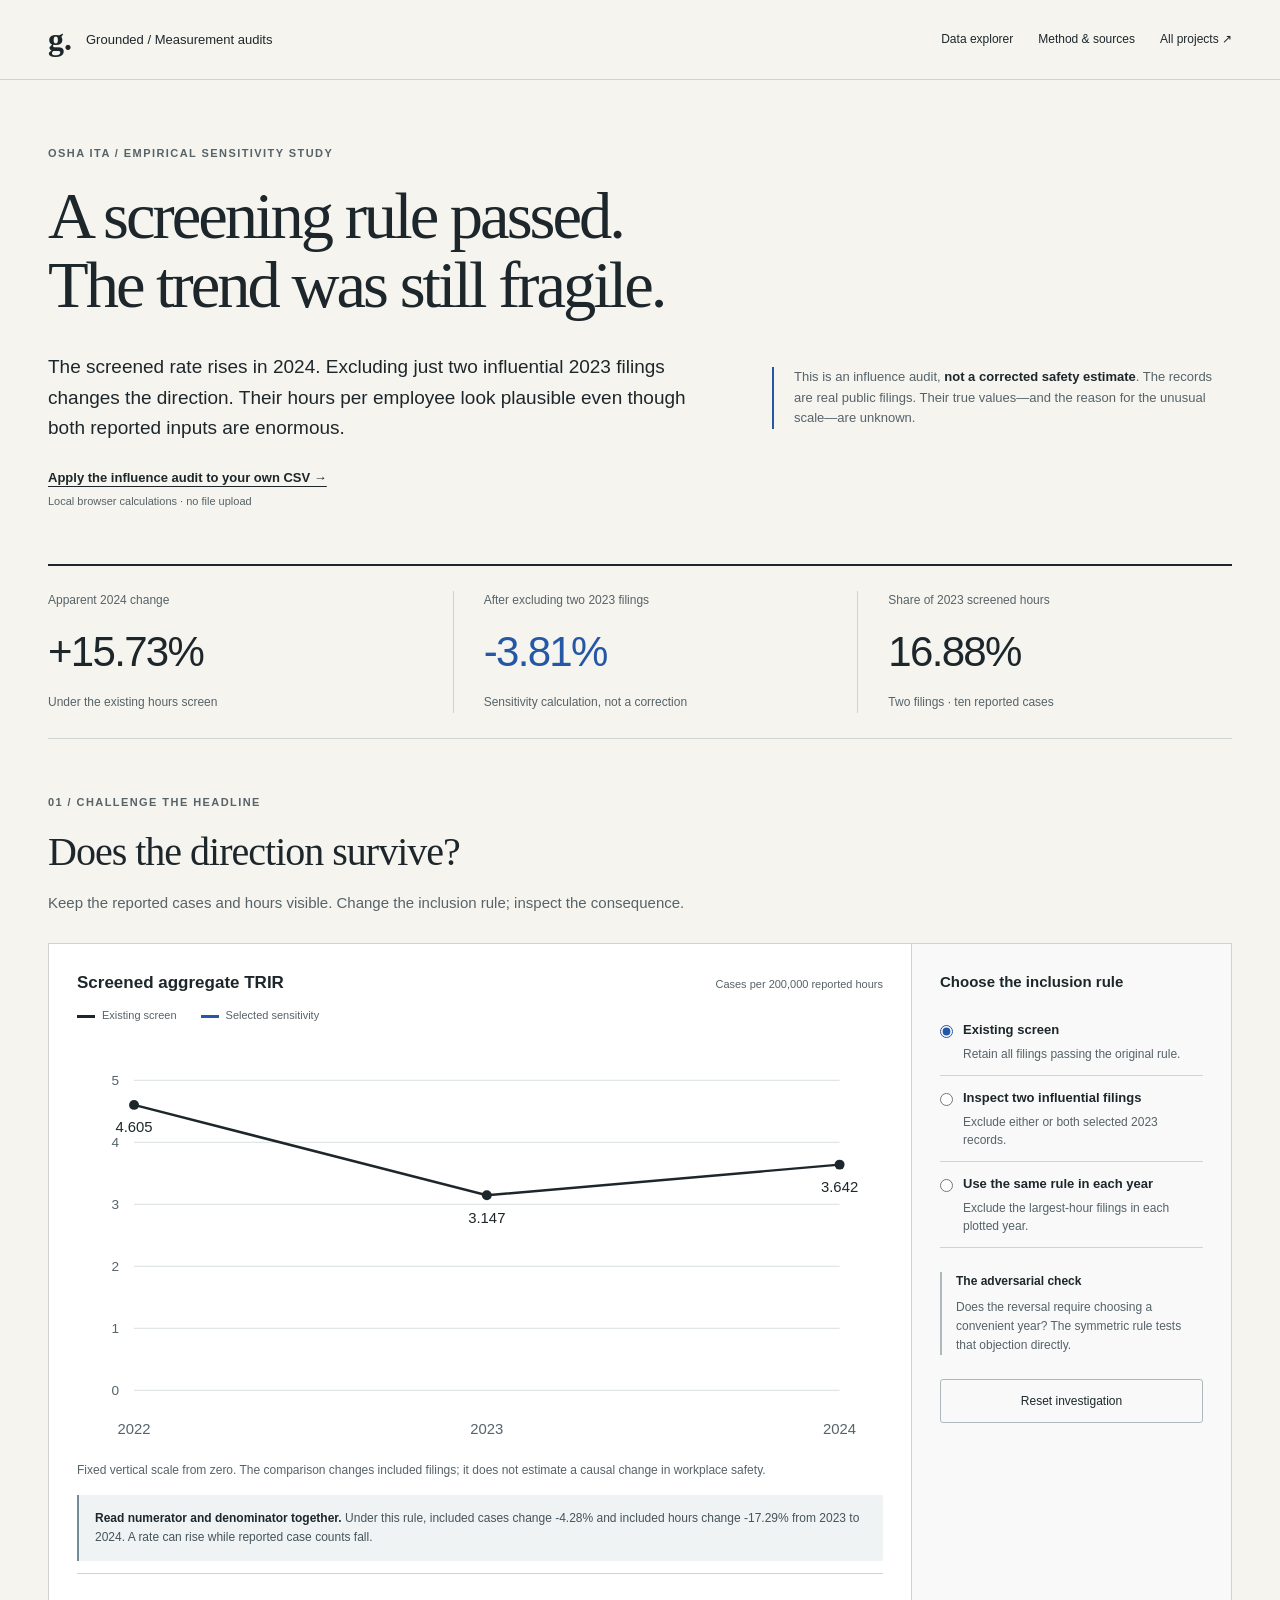
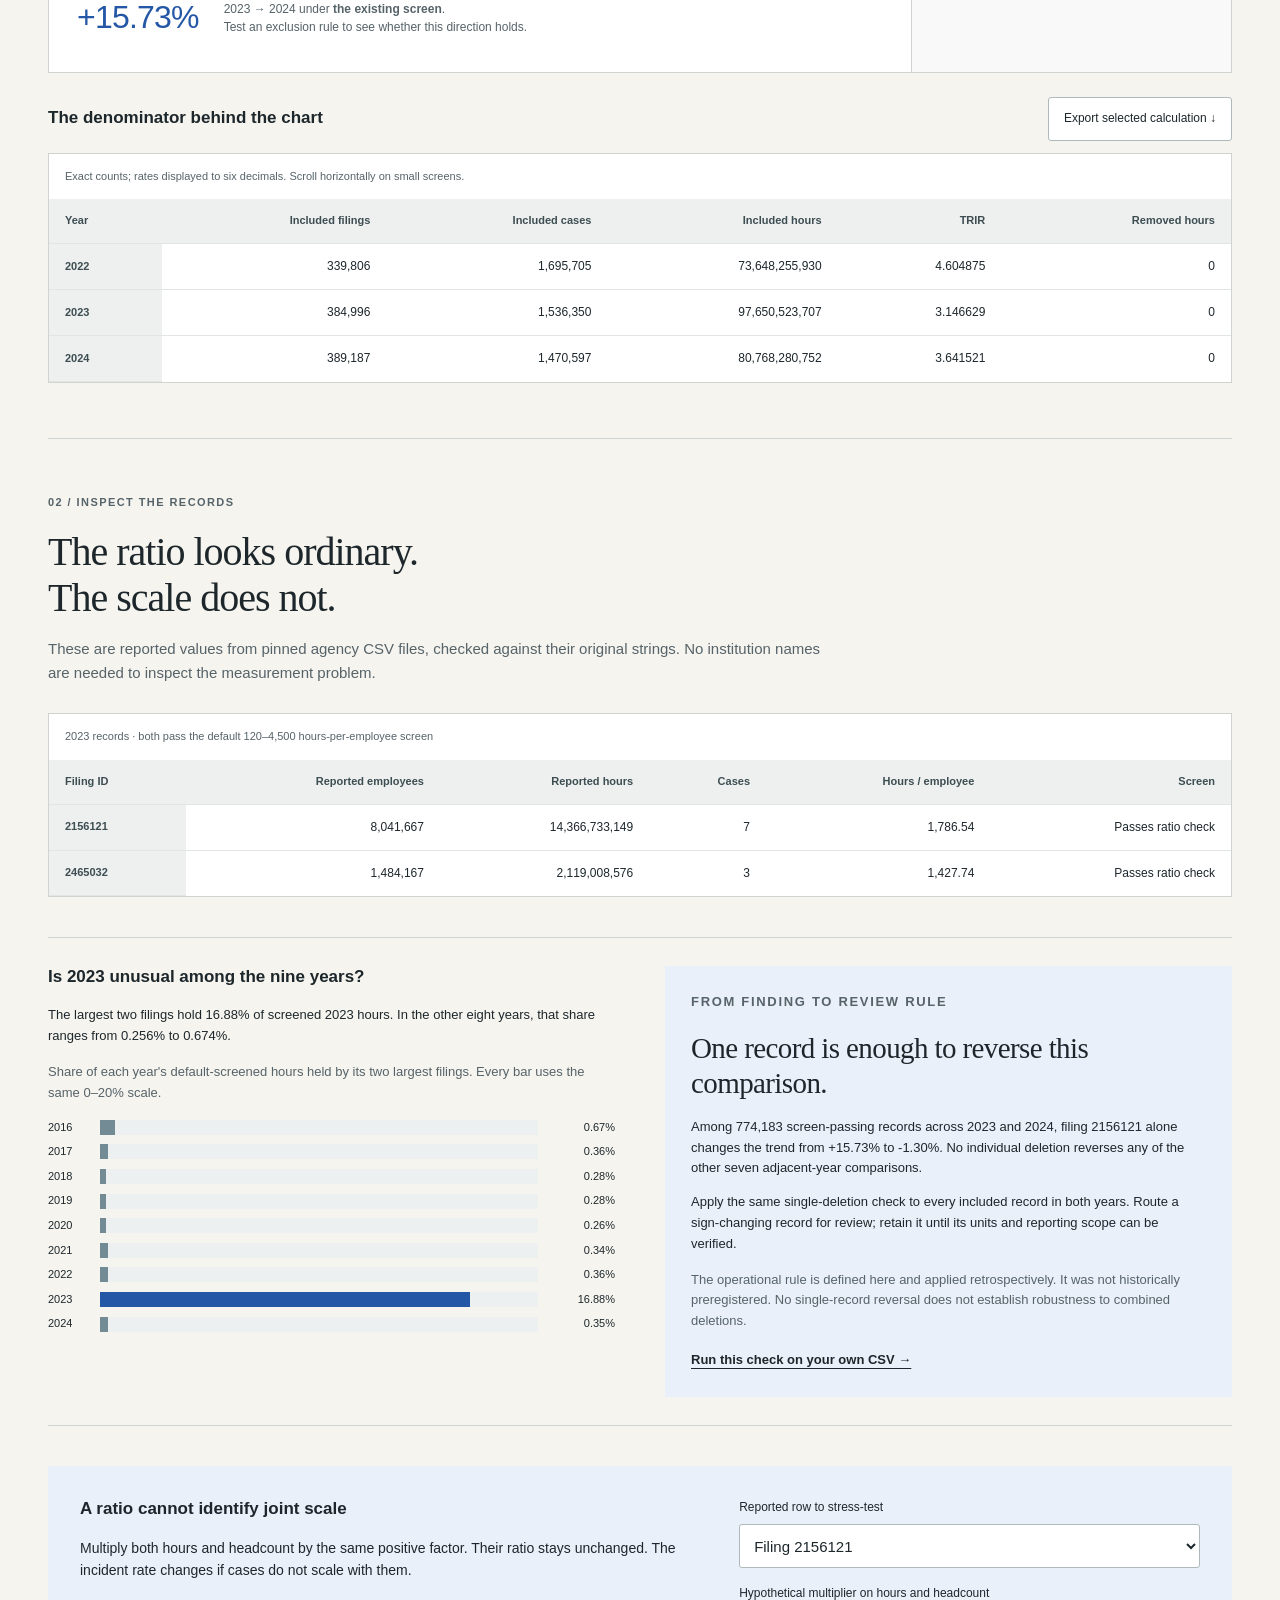
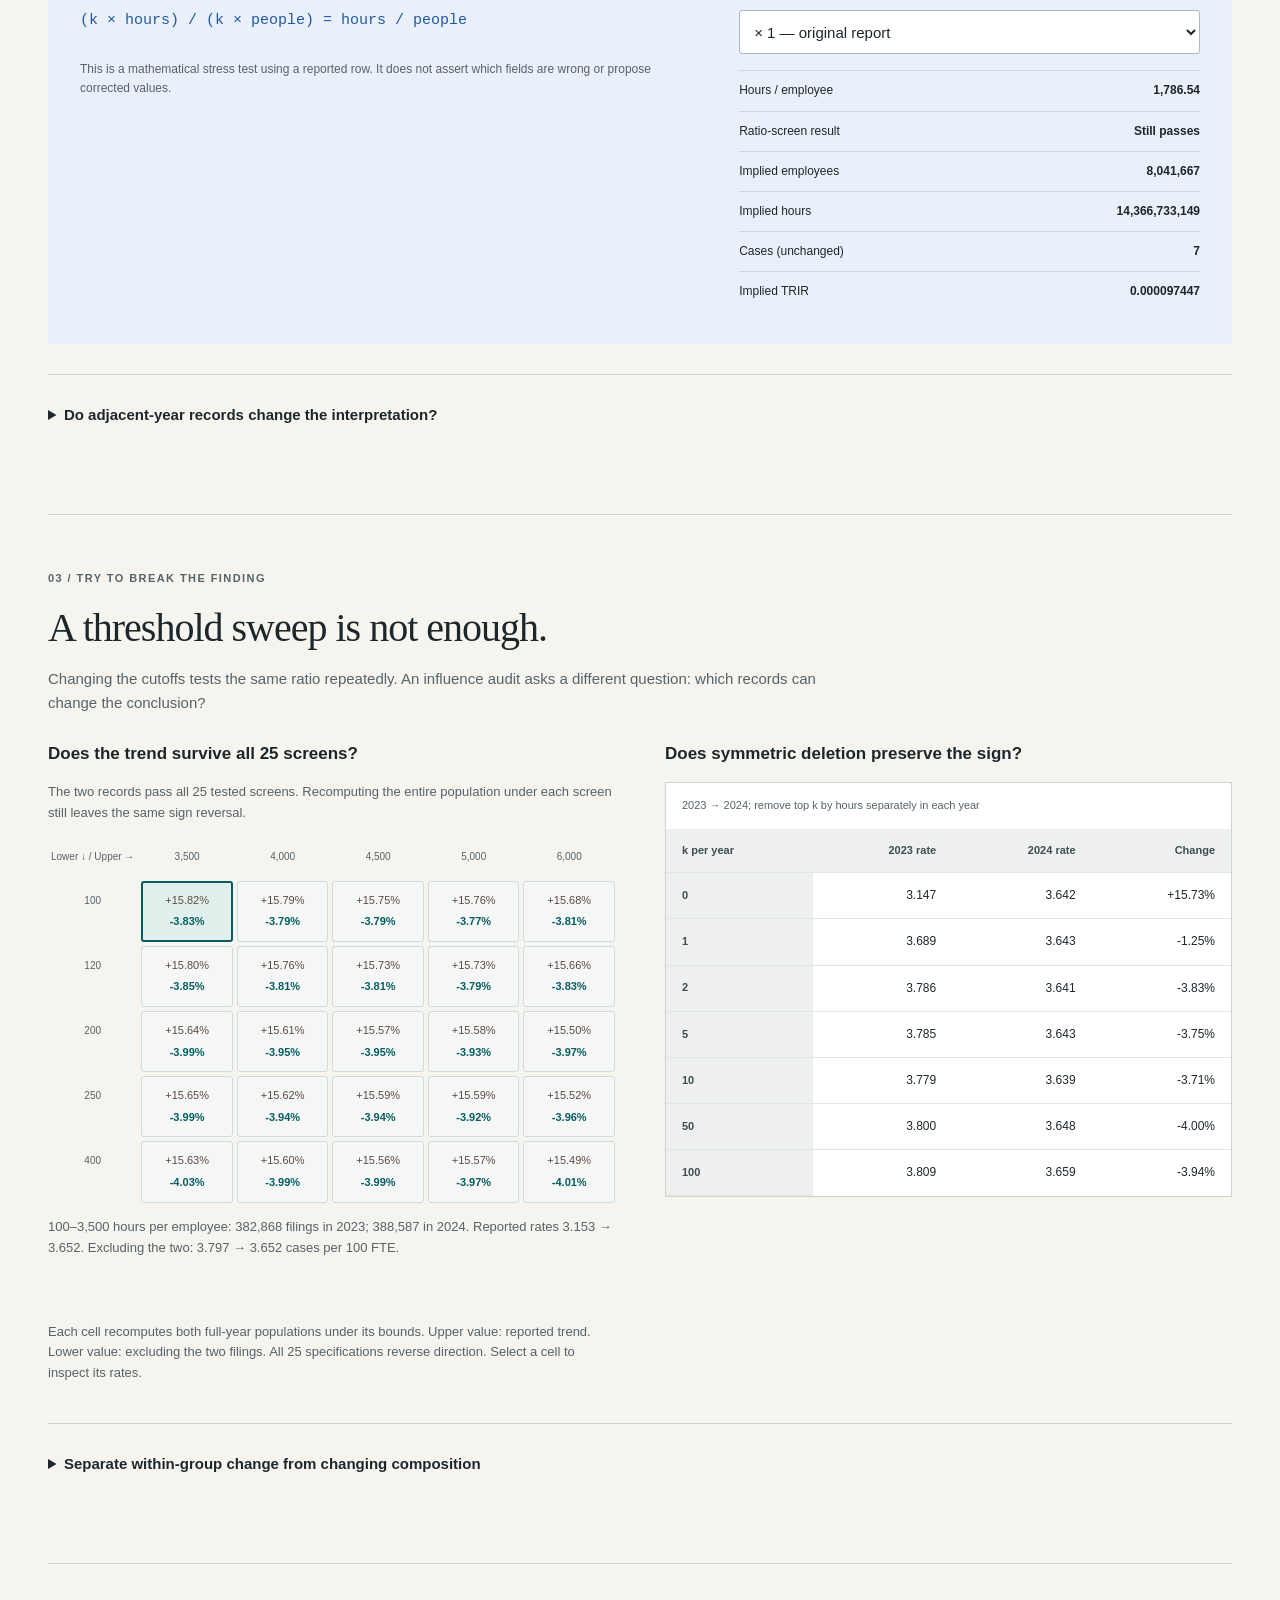
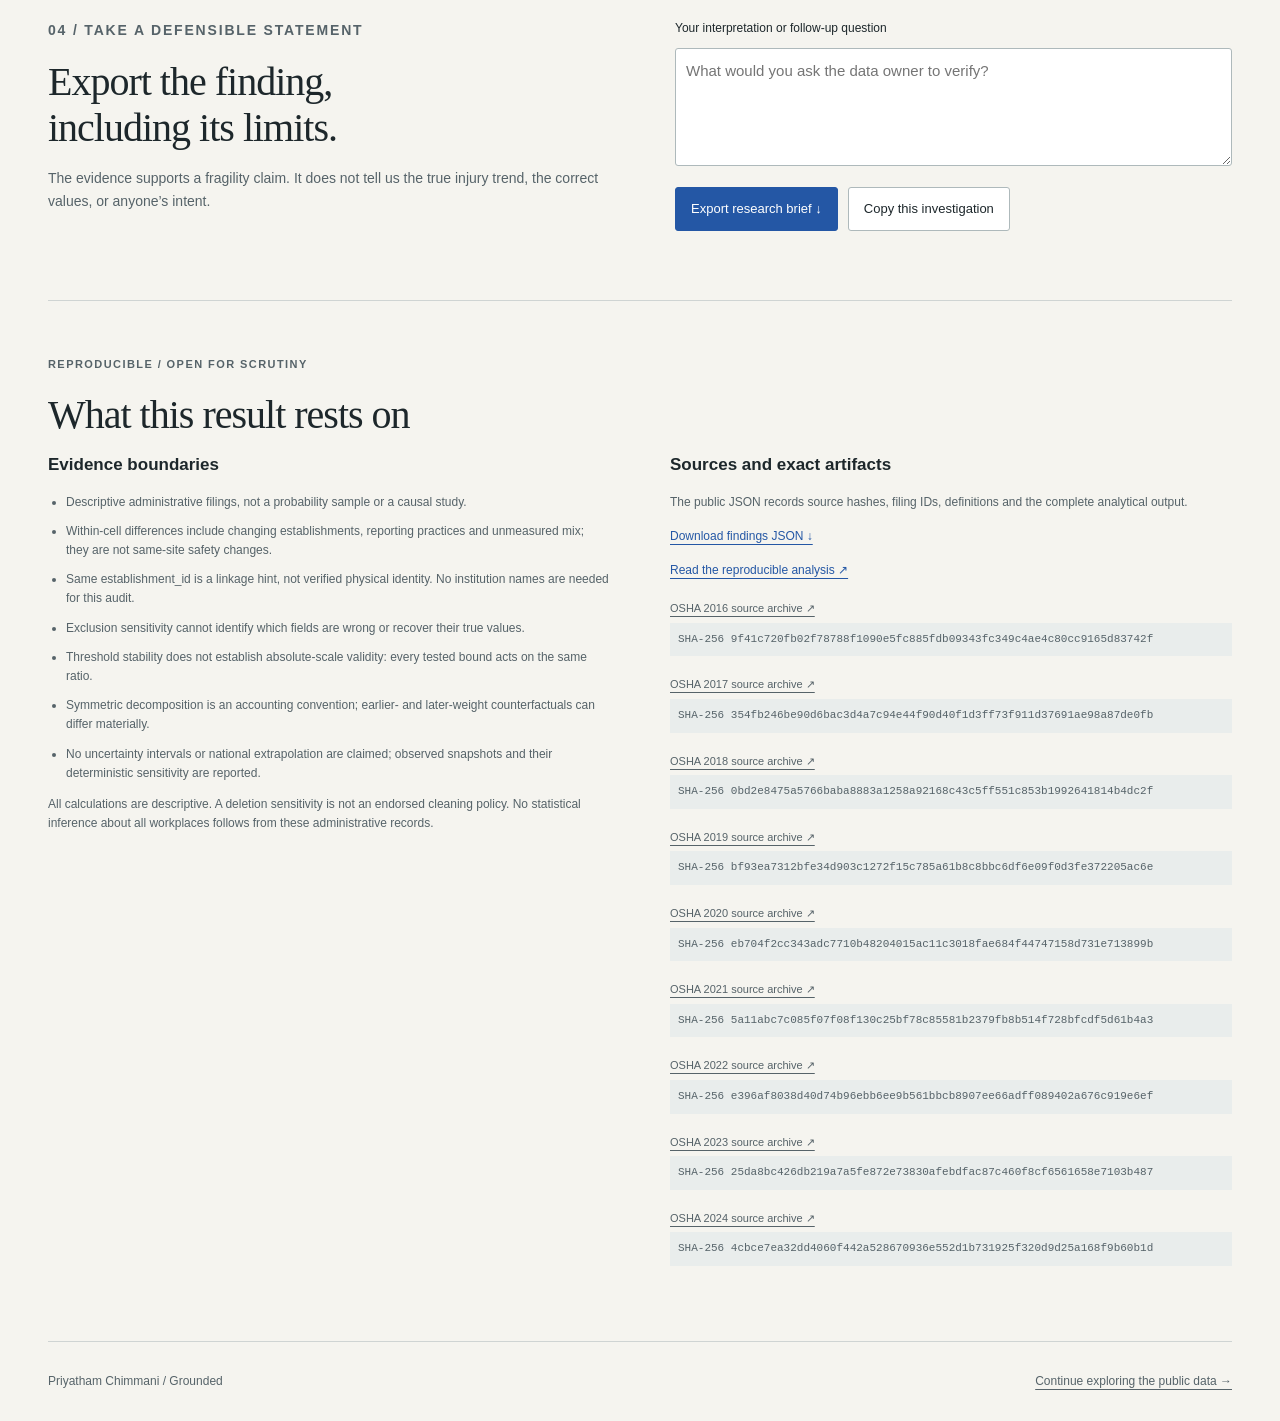
<file: docs/decision-audit.html>
<!doctype html>
<html lang="en">
  <head>
    <meta charset="utf-8" />
    <meta name="viewport" content="width=device-width,initial-scale=1" />
    <meta
      name="description"
      content="A reproducible influence audit of screened OSHA reporting rates: test how two influential filings change the apparent 2024 trend."
    />
    <title>When a passing check hides a fragile trend · Grounded</title>
    <link rel="stylesheet" href="decision-audit.css" />
    <script type="module" src="decision-audit.js"></script>
  <link rel="canonical" href="https://ehs-osha-analysis.vercel.app/decision-audit.html"><meta property="og:type" content="website"><meta property="og:title" content="A screening rule passed. The trend was still fragile."><meta property="og:description" content="Inspect real public filings, threshold sensitivity and the records that can reverse an annual injury-rate comparison."><meta property="og:url" content="https://ehs-osha-analysis.vercel.app/decision-audit.html"><meta property="og:image" content="https://ehs-osha-analysis.vercel.app/audit-preview.jpg"><meta name="twitter:card" content="summary_large_image">
</head>
  <body>
    <a class="skip" href="#investigation">Skip to investigation</a>
    <header>
      <a class="brand" href="https://grounded-chi-five.vercel.app/"
        >g.<span>Grounded / Measurement audits</span></a
      >
      <nav aria-label="Research navigation">
        <a href="explore.html">Data explorer</a
        ><a href="#method">Method & sources</a
        ><a href="https://priyatham9.github.io/labs/">All projects ↗︎</a>
      </nav>
    </header>
    <main>
      <section class="opening">
        <p class="eyebrow">OSHA ITA / EMPIRICAL SENSITIVITY STUDY</p>
        <h1>A screening rule passed.<br />The trend was still fragile.</h1>
        <div class="opening-grid">
          <p class="lead">
            The screened rate rises in 2024. Excluding just two influential 2023
            filings changes the direction. Their hours per employee look
            plausible even though both reported inputs are enormous.
          </p>
          <p class="claim-bound">
            This is an influence audit,
            <strong>not a corrected safety estimate</strong>. The records are
            real public filings. Their true values—and the reason for the
            unusual scale—are unknown.
          </p>
        </div>
        <p class="apply-link">
          <a href="denominator-audit.html"
            >Apply the influence audit to your own CSV →</a
          ><span>Local browser calculations · no file upload</span>
        </p>
      </section>
      <div id="load-status" role="status">
        Loading the reproducible findings…
      </div>
      <noscript
        ><p>
          This investigation requires JavaScript.
          <a href="decision-audit-data.json"
            >Download the findings and provenance</a
          >.
        </p></noscript
      >
      <div id="loaded" hidden>
        <section class="thesis-strip" aria-label="Headline evidence">
          <div>
            <span>Apparent 2024 change</span><strong id="headline-base"></strong
            ><small>Under the existing hours screen</small>
          </div>
          <div>
            <span>After excluding two 2023 filings</span
            ><strong id="headline-sensitive"></strong
            ><small>Sensitivity calculation, not a correction</small>
          </div>
          <div>
            <span>Share of 2023 screened hours</span
            ><strong id="headline-hours"></strong
            ><small>Two filings · ten reported cases</small>
          </div>
        </section>
        <section id="investigation" class="chapter">
          <div class="chapter-title">
            <p class="eyebrow">01 / CHALLENGE THE HEADLINE</p>
            <h2>Does the direction survive?</h2>
            <p>
              Keep the reported cases and hours visible. Change the inclusion
              rule; inspect the consequence.
            </p>
          </div>
          <div class="workbench">
            <div class="canvas">
              <div class="figure-header">
                <h3>Screened aggregate TRIR</h3>
                <span>Cases per 200,000 reported hours</span>
              </div>
              <div class="legend">
                <span><i class="ink"></i>Existing screen</span
                ><span><i class="blue"></i>Selected sensitivity</span>
              </div>
              <div id="trend-chart" class="chart"></div>
              <p class="chart-note">
                Fixed vertical scale from zero. The comparison changes included
                filings; it does not estimate a causal change in workplace
                safety.
              </p>
              <p id="numerator-context" class="numerator-context"></p>
              <div
                id="delta-readout"
                class="delta-readout"
                aria-live="polite"
              ></div>
            </div>
            <aside class="controls" aria-label="Sensitivity controls">
              <h3>Choose the inclusion rule</h3>
              <fieldset>
                <legend class="sr-only">Sensitivity scenario</legend>
                <label class="scenario"
                  ><input
                    type="radio"
                    name="scenario"
                    value="baseline"
                    checked
                  /><span
                    ><strong>Existing screen</strong
                    ><small
                      >Retain all filings passing the original rule.</small
                    ></span
                  ></label
                ><label class="scenario"
                  ><input type="radio" name="scenario" value="selected" /><span
                    ><strong>Inspect two influential filings</strong
                    ><small
                      >Exclude either or both selected 2023 records.</small
                    ></span
                  ></label
                ><label class="scenario"
                  ><input type="radio" name="scenario" value="symmetric" /><span
                    ><strong>Use the same rule in each year</strong
                    ><small
                      >Exclude the largest-hour filings in each plotted
                      year.</small
                    ></span
                  ></label
                >
              </fieldset>
              <div id="record-controls" hidden>
                <p class="control-label">EXCLUDE FROM 2023</p>
                <div id="exclude-list"></div>
              </div>
              <div id="top-controls" hidden>
                <label for="top-k">Largest-hour filings removed per year</label
                ><select id="top-k"></select>
                <p>
                  Ranks are calculated separately in each year. Cases and hours
                  are both removed.
                </p>
              </div>
              <div class="audit-note">
                <strong>The adversarial check</strong>
                <p>
                  Does the reversal require choosing a convenient year? The
                  symmetric rule tests that objection directly.
                </p>
              </div>
              <button id="reset" class="quiet">Reset investigation</button>
            </aside>
          </div>
          <div class="ledger-header">
            <h3>The denominator behind the chart</h3>
            <button id="export-csv">Export selected calculation ↓</button>
          </div>
          <div
            class="table-wrap"
            tabindex="0"
            role="region"
            aria-label="Selected calculation table"
          >
            <table id="calculation-table">
              <caption>
                Exact counts; rates displayed to six decimals. Scroll
                horizontally on small screens.
              </caption>
              <thead>
                <tr>
                  <th>Year</th>
                  <th>Included filings</th>
                  <th>Included cases</th>
                  <th>Included hours</th>
                  <th>TRIR</th>
                  <th>Removed hours</th>
                </tr>
              </thead>
              <tbody></tbody>
            </table>
          </div>
        </section>
        <section class="chapter" id="records">
          <div class="chapter-title">
            <p class="eyebrow">02 / INSPECT THE RECORDS</p>
            <h2>The ratio looks ordinary.<br />The scale does not.</h2>
            <p>
              These are reported values from pinned agency CSV files, checked
              against their original strings. No institution names are needed to
              inspect the measurement problem.
            </p>
          </div>
          <div
            class="table-wrap"
            tabindex="0"
            role="region"
            aria-label="Influential public filing records"
          >
            <table id="records-table">
              <caption>
                2023 records · both pass the default 120–4,500
                hours-per-employee screen
              </caption>
              <thead>
                <tr>
                  <th>Filing ID</th>
                  <th>Reported employees</th>
                  <th>Reported hours</th>
                  <th>Cases</th>
                  <th>Hours / employee</th>
                  <th>Screen</th>
                </tr>
              </thead>
              <tbody></tbody>
            </table>
          </div>
          <div class="concentration-context">
            <div>
              <h3>Is 2023 unusual among the nine years?</h3>
              <p id="concentration-summary"></p>
              <p class="chart-note">
                Share of each year's default-screened hours held by its two
                largest filings. Every bar uses the same 0–20% scale.
              </p>
              <div
                id="concentration-bars"
                role="img"
                aria-label="Annual top-two reported-hours concentration"
              ></div>
            </div>
            <div class="single-review">
              <p class="eyebrow">FROM FINDING TO REVIEW RULE</p>
              <h3>One record is enough to reverse this comparison.</h3>
              <p id="single-review-summary"></p>
              <p>
                Apply the same single-deletion check to every included record in
                both years. Route a sign-changing record for review; retain it
                until its units and reporting scope can be verified.
              </p>
              <p class="chart-note">
                The operational rule is defined here and applied
                retrospectively. It was not historically preregistered. No
                single-record reversal does not establish robustness to combined
                deletions.
              </p>
              <a href="denominator-audit.html"
                >Run this check on your own CSV →</a
              >
            </div>
          </div>
          <div class="mechanism">
            <div>
              <h3>A ratio cannot identify joint scale</h3>
              <p>
                Multiply both hours and headcount by the same positive factor.
                Their ratio stays unchanged. The incident rate changes if cases
                do not scale with them.
              </p>
              <p class="equation">
                (k × hours) / (k × people) = hours / people
              </p>
              <p class="muted">
                This is a mathematical stress test using a reported row. It does
                not assert which fields are wrong or propose corrected values.
              </p>
            </div>
            <div class="stress">
              <label for="scale-row">Reported row to stress-test</label
              ><select id="scale-row"></select
              ><label for="scale-factor"
                >Hypothetical multiplier on hours and headcount</label
              ><select id="scale-factor">
                <option value="0.01">× 0.01</option>
                <option value="0.1">× 0.1</option>
                <option value="1" selected>× 1 — original report</option>
                <option value="10">× 10</option>
                <option value="100">× 100</option>
              </select>
              <dl id="scale-result" aria-live="polite"></dl>
            </div>
          </div>
          <details class="disclosure">
            <summary>
              Do adjacent-year records change the interpretation?
            </summary>
            <p>
              The same reported establishment IDs also occur in adjacent files.
              Their scale differs substantially. ID reuse is a linkage hint, not
              independently verified physical identity; these rows provide an
              audit lead, not replacement values.
            </p>
            <div
              class="table-wrap"
              tabindex="0"
              role="region"
              aria-label="Same-ID adjacent-year evidence"
            >
              <table id="linked-table">
                <thead>
                  <tr>
                    <th>Year</th>
                    <th>Establishment ID</th>
                    <th>Filing ID</th>
                    <th>Employees</th>
                    <th>Hours</th>
                    <th>Hours / employee</th>
                  </tr>
                </thead>
                <tbody></tbody>
              </table>
            </div>
          </details>
        </section>
        <section class="chapter" id="robustness">
          <div class="chapter-title">
            <p class="eyebrow">03 / TRY TO BREAK THE FINDING</p>
            <h2>A threshold sweep is not enough.</h2>
            <p>
              Changing the cutoffs tests the same ratio repeatedly. An influence
              audit asks a different question: which records can change the
              conclusion?
            </p>
          </div>
          <div class="robust-grid">
            <div>
              <h3>Does the trend survive all 25 screens?</h3>
              <p id="threshold-description"></p>
              <div
                id="threshold-grid"
                class="threshold-grid"
                aria-label="Tested ratio screen grid"
              ></div>
              <p
                id="threshold-detail"
                class="threshold-detail"
                aria-live="polite"
              ></p>
              <p class="chart-note">
                Each cell recomputes both full-year populations under its
                bounds. Upper value: reported trend. Lower value: excluding the
                two filings. All 25 specifications reverse direction. Select a
                cell to inspect its rates.
              </p>
            </div>
            <div>
              <h3>Does symmetric deletion preserve the sign?</h3>
              <div
                class="table-wrap"
                tabindex="0"
                role="region"
                aria-label="Symmetric top-k sensitivity"
              >
                <table id="robust-table">
                  <caption>
                    2023 → 2024; remove top k by hours separately in each year
                  </caption>
                  <thead>
                    <tr>
                      <th>k per year</th>
                      <th>2023 rate</th>
                      <th>2024 rate</th>
                      <th>Change</th>
                    </tr>
                  </thead>
                  <tbody></tbody>
                </table>
              </div>
            </div>
          </div>
          <details class="disclosure">
            <summary>
              Separate within-group change from changing composition
            </summary>
            <p>
              Peer groups are industry × establishment-size cells, not a
              longitudinal panel of the same establishments. This decomposition
              is descriptive. The residual accounts for changes in cell support
              and renormalization.
            </p>
            <label for="pair-year">Adjacent years</label
            ><select id="pair-year"></select>
            <div id="decomposition"></div>
            <p class="chart-note">
              Symmetric decomposition: within = Σ mean(weight) × Δrate;
              composition = Σ mean(rate) × Δweight. Full change = within +
              composition + support residual. These are algebraic contributions,
              not causal effects.
            </p>
          </details>
        </section>
        <section class="chapter review" id="review">
          <div>
            <p class="eyebrow">04 / TAKE A DEFENSIBLE STATEMENT</p>
            <h2>Export the finding,<br />including its limits.</h2>
            <p>
              The evidence supports a fragility claim. It does not tell us the
              true injury trend, the correct values, or anyone’s intent.
            </p>
          </div>
          <div>
            <label for="review-note"
              >Your interpretation or follow-up question</label
            ><textarea
              id="review-note"
              rows="4"
              maxlength="3000"
              placeholder="What would you ask the data owner to verify?"
            ></textarea
            ><button id="export-review" class="primary">
              Export research brief ↓</button
            ><button id="copy-link">Copy this investigation</button>
            <p id="action-status" role="status"></p>
          </div>
        </section>
        <section class="chapter methods" id="method">
          <p class="eyebrow">REPRODUCIBLE / OPEN FOR SCRUTINY</p>
          <h2>What this result rests on</h2>
          <div class="method-grid">
            <div>
              <h3>Evidence boundaries</h3>
              <ul id="limits"></ul>
              <p>
                All calculations are descriptive. A deletion sensitivity is not
                an endorsed cleaning policy. No statistical inference about all
                workplaces follows from these administrative records.
              </p>
            </div>
            <div>
              <h3>Sources and exact artifacts</h3>
              <p>
                The public JSON records source hashes, filing IDs, definitions
                and the complete analytical output.
              </p>
              <a class="download" href="decision-audit-data.json" download
                >Download findings JSON ↓</a
              ><a
                class="download"
                href="https://github.com/priyatham9/ehs-osha-analysis/blob/main/src/ehs_osha/benchmark_fragility.py"
                >Read the reproducible analysis ↗︎</a
              >
              <div id="source-list"></div>
            </div>
          </div>
        </section>
      </div>
      <footer>
        <span>Priyatham Chimmani / Grounded</span
        ><a href="explore.html">Continue exploring the public data →</a>
      </footer>
    </main>
  </body>
</html>
</file>
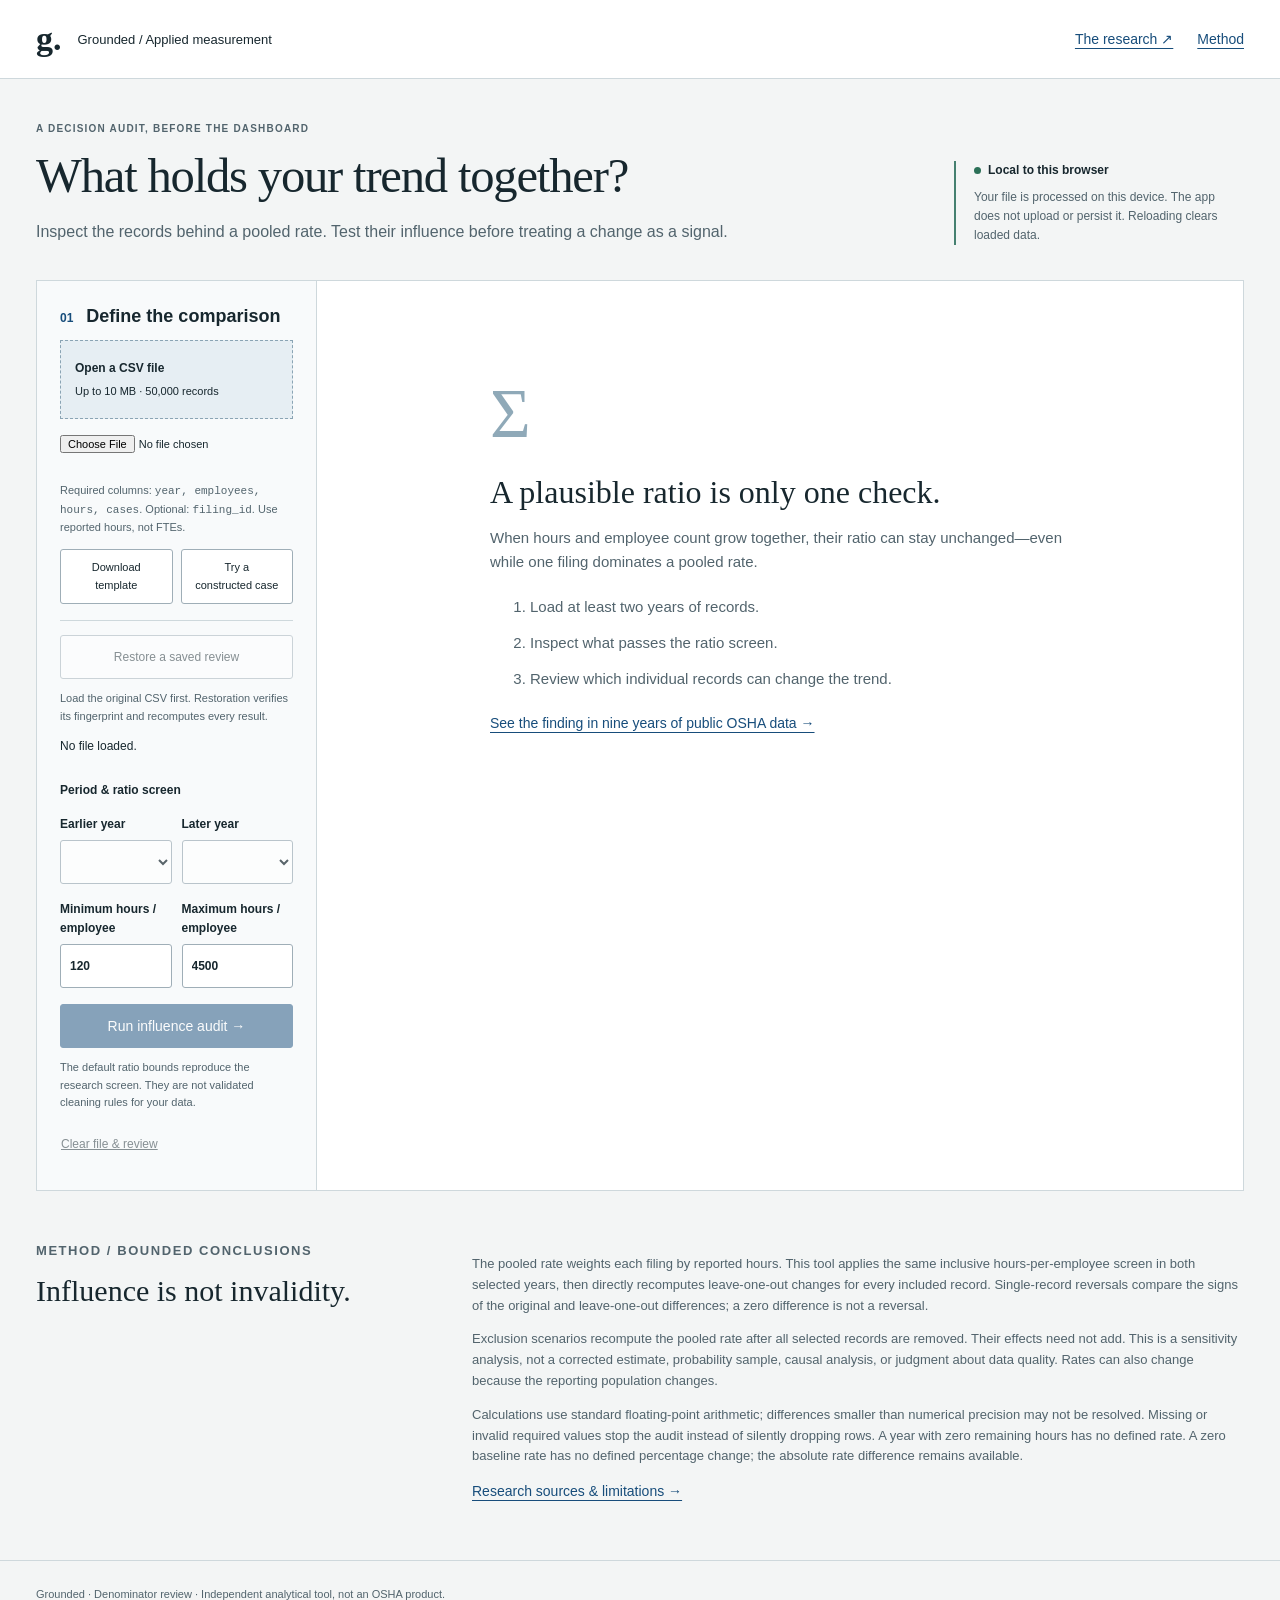
<file: docs/denominator-audit.html>
<!doctype html>
<html lang="en">
  <head>
    <meta charset="utf-8" />
    <meta
      http-equiv="Content-Security-Policy"
      content="default-src 'self'; connect-src 'none'; script-src 'self'; style-src 'self' 'unsafe-inline'; object-src 'none'; base-uri 'self'; form-action 'none'"
    />
    <meta name="viewport" content="width=device-width,initial-scale=1" />
    <meta
      name="description"
      content="Audit denominator concentration and trend sensitivity in your own two-period filing data. Local browser calculations; files are not uploaded."
    />
    <title>Denominator review · Grounded</title>
    <link rel="stylesheet" href="denominator-audit.css" />
  </head>
  <body>
    <a class="skip" href="#main">Skip to audit</a>
    <header>
      <a class="brand" href="decision-audit.html"
        >g.<span>Grounded / Applied measurement</span></a
      >
      <nav aria-label="Main">
        <a href="decision-audit.html">The research ↗</a
        ><a href="#method">Method</a>
      </nav>
    </header>
    <main id="main">
      <div class="heading">
        <div>
          <p class="eyebrow">A decision audit, before the dashboard</p>
          <h1>What holds your trend together?</h1>
          <p>
            Inspect the records behind a pooled rate. Test their influence
            before treating a change as a signal.
          </p>
        </div>
        <div class="privacy">
          <span class="privacy-dot"></span
          ><strong>Local to this browser</strong>
          <p>
            Your file is processed on this device. The app does not upload or
            persist it. Reloading clears loaded data.
          </p>
        </div>
      </div>
      <div class="workspace">
        <aside class="setup">
          <h2><span class="step">01</span> Define the comparison</h2>
          <label class="file-label" for="csv-file"
            >Open a CSV file<span>Up to 10 MB · 50,000 records</span></label
          ><input id="csv-file" type="file" accept=".csv,text/csv" />
          <p class="hint">
            Required columns: <code>year, employees, hours, cases</code>.
            Optional: <code>filing_id</code>. Use reported hours, not FTEs.
          </p>
          <div class="small-actions">
            <button id="template" type="button">Download template</button
            ><button id="example" type="button">Try a constructed case</button>
          </div>
          <div class="restore-control">
            <button id="restore-review" type="button" disabled>
              Restore a saved review</button
            ><input
              id="review-file"
              type="file"
              accept=".json,application/json"
              hidden
            />
            <p class="hint">
              Load the original CSV first. Restoration verifies its fingerprint
              and recomputes every result.
            </p>
          </div>
          <p id="file-status" role="status">No file loaded.</p>
          <div id="error" role="alert" hidden></div>
          <form id="settings">
            <fieldset disabled id="settings-fields">
              <legend>Period &amp; ratio screen</legend>
              <div class="pair">
                <label>Earlier year<select id="before"></select></label
                ><label>Later year<select id="after"></select></label>
              </div>
              <div class="pair">
                <label
                  >Minimum hours / employee<input
                    id="low"
                    type="number"
                    value="120"
                    min="0"
                    step="any"
                    required /></label
                ><label
                  >Maximum hours / employee<input
                    id="high"
                    type="number"
                    value="4500"
                    min="0"
                    step="any"
                    required
                /></label>
              </div>
              <button class="primary" type="submit">
                Run influence audit →
              </button>
            </fieldset>
          </form>
          <p class="hint">
            The default ratio bounds reproduce the research screen. They are not
            validated cleaning rules for your data.
          </p>
          <button id="clear" type="button" disabled>
            Clear file &amp; review
          </button>
        </aside>
        <section class="analysis" aria-label="Audit results">
          <div id="empty">
            <span class="outline-number">Σ</span>
            <h2>A plausible ratio is only one check.</h2>
            <p>
              When hours and employee count grow together, their ratio can stay
              unchanged—even while one filing dominates a pooled rate.
            </p>
            <ol>
              <li>Load at least two years of records.</li>
              <li>Inspect what passes the ratio screen.</li>
              <li>Review which individual records can change the trend.</li>
            </ol>
            <a href="decision-audit.html"
              >See the finding in nine years of public OSHA data →</a
            >
          </div>
          <div id="results" hidden>
            <div class="result-heading">
              <div>
                <p class="eyebrow">02 / Inspect the measurement</p>
                <h2 id="period-title"></h2>
              </div>
              <span id="data-kind" class="badge"></span>
            </div>
            <div class="metrics">
              <div>
                <span>Screened trend</span><strong id="base-change"></strong
                ><small id="base-rates"></small>
              </div>
              <div>
                <span>Review scenario</span><strong id="review-change"></strong
                ><small id="review-rates"></small>
              </div>
              <div>
                <span>Single-record reversals</span
                ><strong id="reversal-count"></strong
                ><small>Among screen-passing records</small>
              </div>
            </div>
            <p class="finding" id="finding" aria-live="polite"></p>
            <div
              class="rate-chart"
              id="rate-chart"
              role="img"
              aria-label="Screened and review-scenario rates"
            ></div>
            <details class="ledger">
              <summary>
                Inspect exact numerator, denominator &amp; screening counts
              </summary>
              <div
                class="table-scroll"
                tabindex="0"
                role="region"
                aria-label="Annual calculation ledger"
              >
                <table>
                  <caption>
                    Rates = cases × 200,000 ÷ reported hours. Values rounded for
                    display; JSON retains numeric precision.
                  </caption>
                  <thead>
                    <tr>
                      <th>Year</th>
                      <th>Input rows</th>
                      <th>Pass</th>
                      <th>Outside bounds</th>
                      <th>Reviewed out</th>
                      <th>Remaining cases</th>
                      <th>Remaining hours</th>
                      <th>Rate</th>
                    </tr>
                  </thead>
                  <tbody id="ledger"></tbody>
                </table>
              </div>
            </details>
            <div class="result-heading record-heading">
              <div>
                <p class="eyebrow">03 / Review influential records</p>
                <h2>Which records deserve a closer look?</h2>
                <p>
                  Ranked by absolute change in the pooled rate after removing
                  one record from its year. A flag requests investigation; it
                  does not establish an error.
                </p>
              </div>
            </div>
            <div class="review-controls">
              <div class="scenario-strip" aria-live="polite">
                <span id="scenario-count"></span
                ><strong id="scenario-consequence"></strong
                ><button id="review-selected" type="button">
                  Review selected
                </button>
              </div>
              <div class="toolbar">
                <label
                  >Show<select id="record-filter">
                    <option value="all">All screen-passing records</option>
                    <option value="reversals">
                      Only single-record reversals
                    </option>
                    <option value="selected">Selected for review</option>
                  </select></label
                ><button id="reset-review" type="button">
                  Reset exclusions</button
                ><span id="record-count" role="status"></span>
              </div>
            </div>
            <div
              class="table-scroll"
              tabindex="0"
              role="region"
              aria-label="Influential record review"
            >
              <table class="records">
                <thead>
                  <tr>
                    <th>Exclude in scenario</th>
                    <th>Record / year</th>
                    <th>Employees</th>
                    <th>Hours</th>
                    <th>Cases</th>
                    <th>Hours / employee</th>
                    <th>Year's hours</th>
                    <th>Rate influence</th>
                    <th>Trend if removed alone</th>
                  </tr>
                </thead>
                <tbody id="records"></tbody>
              </table>
            </div>
            <div class="pagination">
              <button id="previous" type="button">← Previous</button
              ><span id="page-label"></span
              ><button id="next" type="button">Next →</button>
            </div>
            <div class="review">
              <div>
                <p class="eyebrow">04 / Record the judgment</p>
                <h2>Keep the evidence and decision separate.</h2>
                <p>
                  Record what you would verify with the data owner. Export this
                  scenario for review; the source file remains unchanged.
                </p>
              </div>
              <div>
                <label for="review-note">Reviewer note</label
                ><textarea
                  id="review-note"
                  rows="4"
                  maxlength="4000"
                  placeholder="For example: verify the units and the reporting scope for the most influential filing."
                ></textarea>
                <div class="small-actions">
                  <button id="export-json" class="primary" type="button">
                    Export review JSON</button
                  ><button id="export-csv" type="button">
                    Export influence CSV
                  </button>
                </div>
                <p class="hint">
                  Exports contain the loaded record identifiers and values.
                  Choose where to share them. CSV exports all records in the two
                  selected years, regardless of the viewing filter. Formula-like
                  identifiers are prefixed for spreadsheet safety; JSON retains
                  original selected identifiers.
                </p>
              </div>
            </div>
          </div>
        </section>
      </div>
      <section id="method" class="method">
        <div>
          <p class="eyebrow">Method / bounded conclusions</p>
          <h2>Influence is not invalidity.</h2>
        </div>
        <div>
          <p>
            The pooled rate weights each filing by reported hours. This tool
            applies the same inclusive hours-per-employee screen in both
            selected years, then directly recomputes leave-one-out changes for
            every included record. Single-record reversals compare the signs of
            the original and leave-one-out differences; a zero difference is not
            a reversal.
          </p>
          <p>
            Exclusion scenarios recompute the pooled rate after all selected
            records are removed. Their effects need not add. This is a
            sensitivity analysis, not a corrected estimate, probability sample,
            causal analysis, or judgment about data quality. Rates can also
            change because the reporting population changes.
          </p>
          <p>
            Calculations use standard floating-point arithmetic; differences
            smaller than numerical precision may not be resolved. Missing or
            invalid required values stop the audit instead of silently dropping
            rows. A year with zero remaining hours has no defined rate. A zero
            baseline rate has no defined percentage change; the absolute rate
            difference remains available.
          </p>
          <a href="decision-audit.html#method"
            >Research sources &amp; limitations →</a
          >
        </div>
      </section>
    </main>
    <footer>
      Grounded · Denominator review · Independent analytical tool, not an OSHA
      product.
    </footer>
    <script type="module" src="denominator-audit.js"></script>
  </body>
</html>
</file>
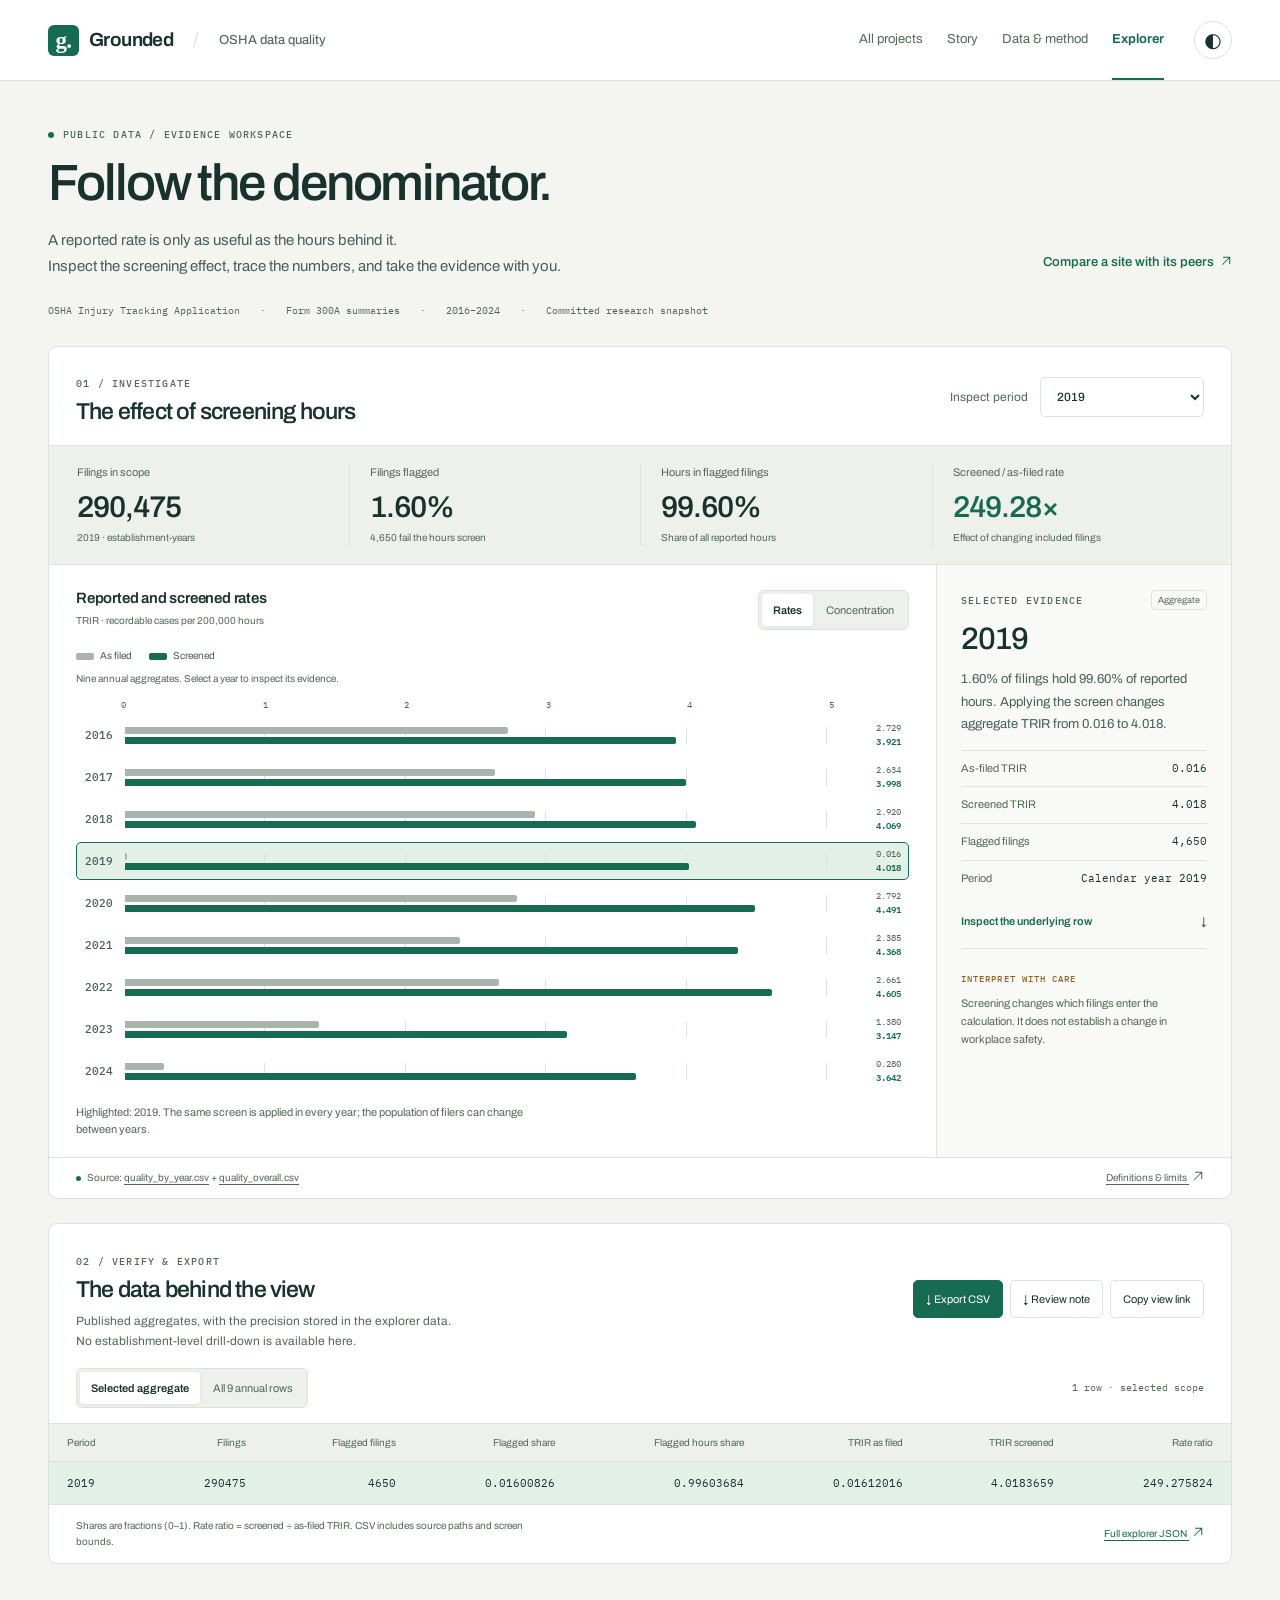
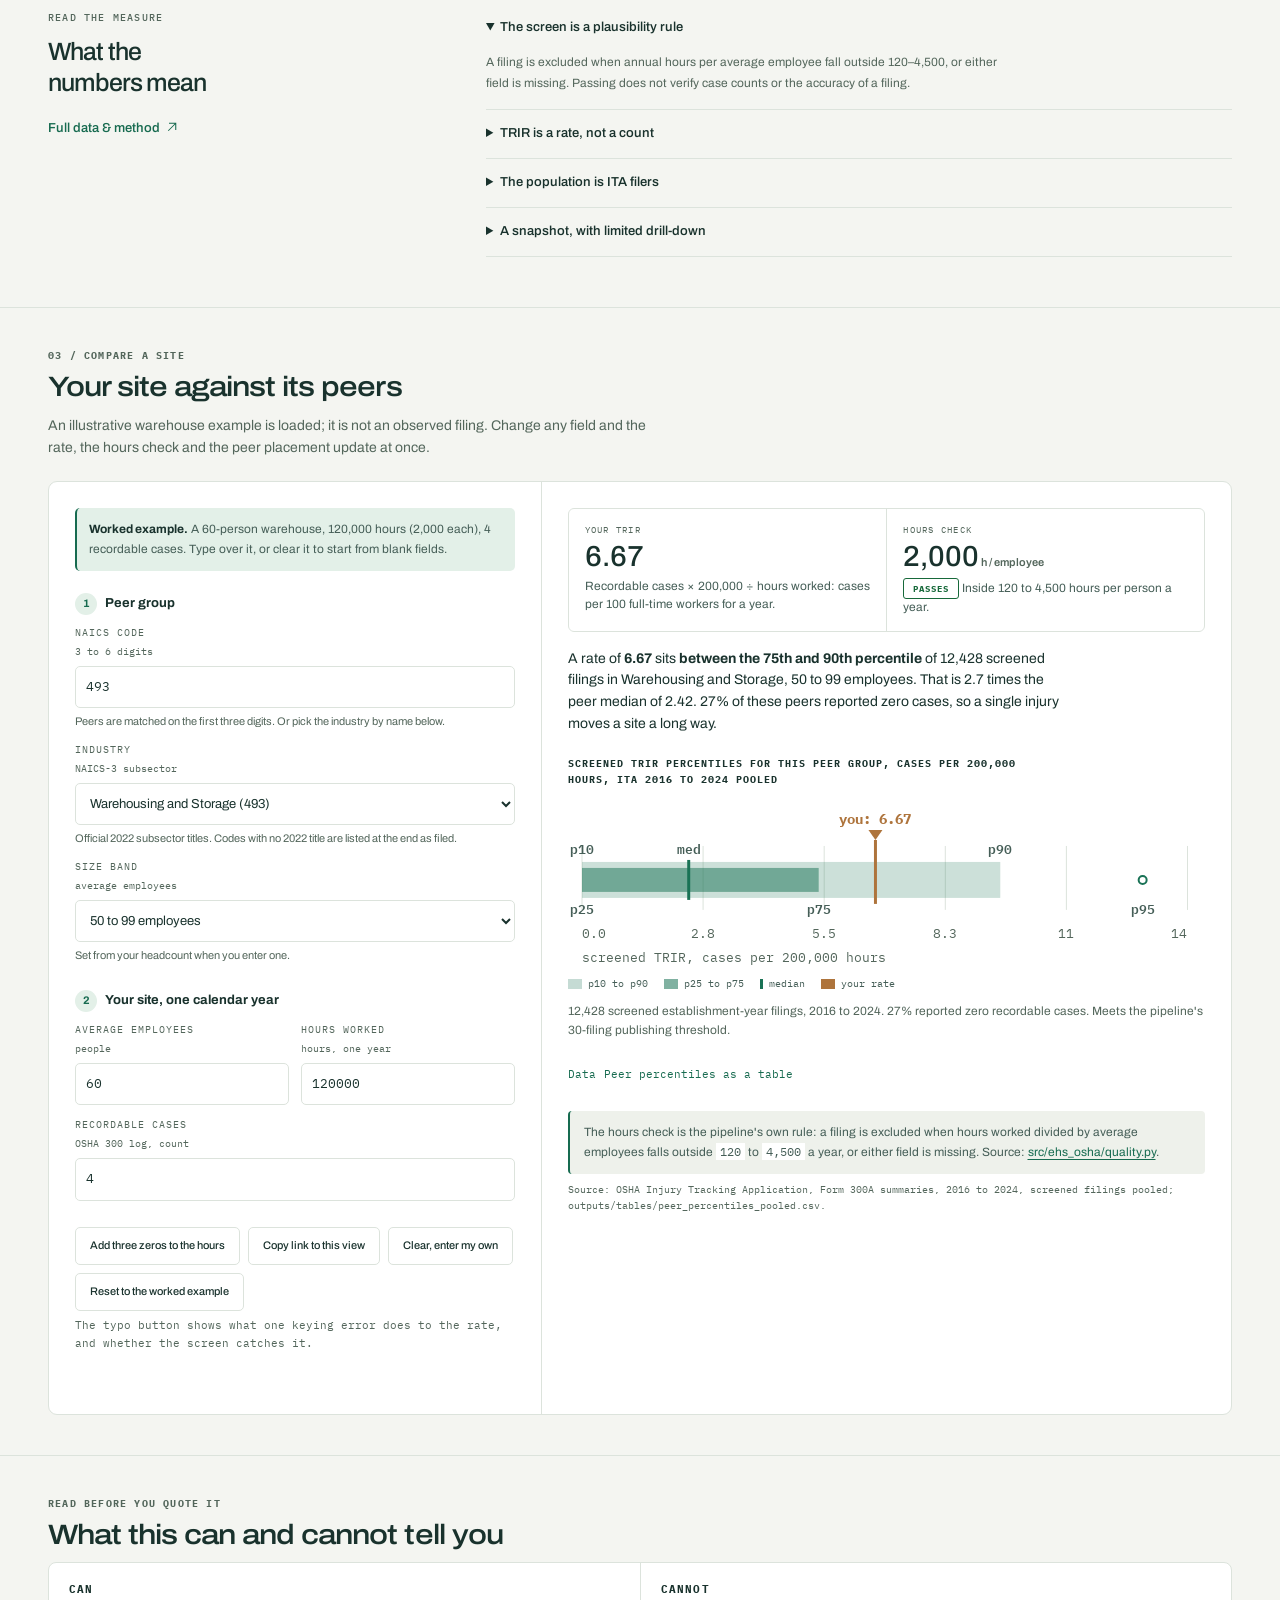
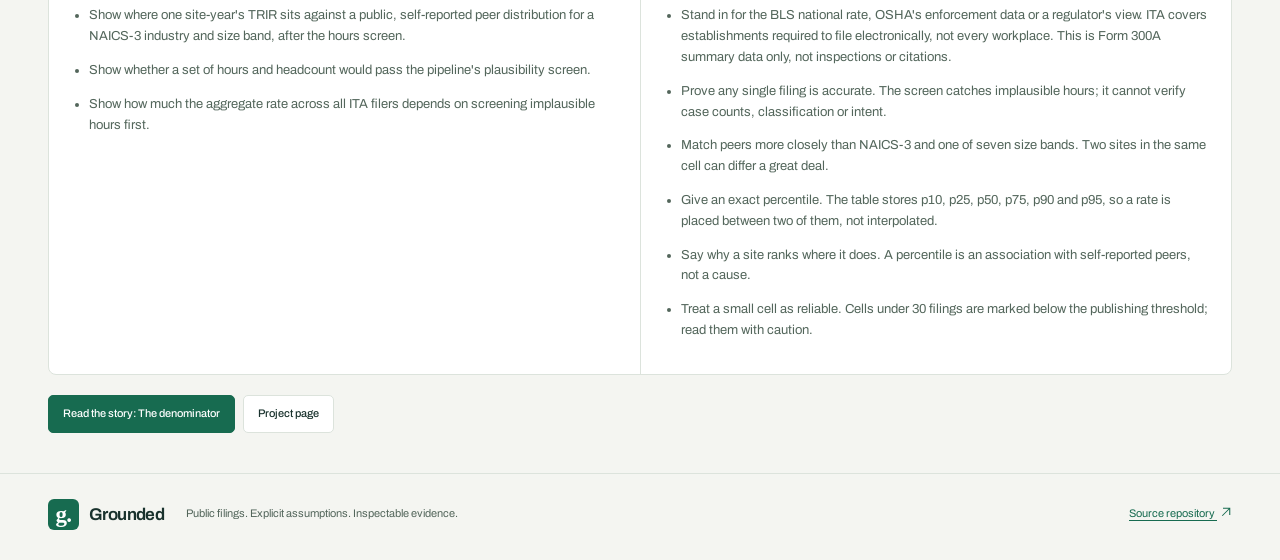
<file: docs/explore.html>
<!doctype html>
<html lang="en">
  <head>
    <meta charset="utf-8" />
    <meta name="viewport" content="width=device-width, initial-scale=1" />
    <title>OSHA evidence explorer · Grounded</title>
    <meta
      name="description"
      content="Investigate OSHA reporting aggregates, inspect the data behind each chart, and export a scoped evidence review. Form 300A filings, 2016–2024."
    />
    <link
      rel="canonical"
      href="https://ehs-osha-analysis.vercel.app/explore.html"
    />
    <meta property="og:title" content="OSHA evidence explorer · Grounded" />
    <meta
      property="og:description"
      content="Investigate OSHA reporting aggregates, inspect the data behind each chart, and export a scoped evidence review. Form 300A filings, 2016–2024."
    />
    <meta property="og:type" content="website" />
    <meta
      property="og:url"
      content="https://ehs-osha-analysis.vercel.app/explore.html"
    />
    <meta
      property="og:image"
      content="https://ehs-osha-analysis.vercel.app/og.png"
    />
    <meta property="og:site_name" content="Grounded" />
    <meta name="twitter:card" content="summary_large_image" />
    <meta name="twitter:title" content="OSHA evidence explorer · Grounded" />
    <meta
      name="twitter:description"
      content="Investigate OSHA reporting aggregates, inspect the data behind each chart, and export a scoped evidence review. Form 300A filings, 2016–2024."
    />
    <meta
      name="twitter:image"
      content="https://ehs-osha-analysis.vercel.app/og.png"
    />
    <meta
      name="theme-color"
      content="#F7F7F3"
      media="(prefers-color-scheme: light)"
    />
    <meta
      name="theme-color"
      content="#0A0C10"
      media="(prefers-color-scheme: dark)"
    />
    <link
      rel="icon"
      href="data:image/svg+xml,%3Csvg xmlns='http://www.w3.org/2000/svg' viewBox='0 0 16 16'%3E%3Crect width='16' height='16' fill='%23136c50'/%3E%3Ctext x='8' y='12' font-family='monospace' font-size='11' font-weight='700' text-anchor='middle' fill='white'%3EO%3C/text%3E%3C/svg%3E"
    />
    <link rel="preconnect" href="https://fonts.googleapis.com" />
    <link rel="preconnect" href="https://fonts.gstatic.com" crossorigin />
    <link
      rel="stylesheet"
      href="https://fonts.googleapis.com/css2?family=Archivo:wdth,wght@62..125,100..900&family=IBM+Plex+Mono:wght@400;500;600;700&display=swap"
    />
    <link rel="stylesheet" href="explore-peer.css" />
    <link rel="stylesheet" href="explore.css" />
    <script>
      try {
        const t = localStorage.getItem("pc-theme");
        if (t === "dark" || t === "light")
          document.documentElement.dataset.theme = t;
      } catch (e) {}
    </script>
    <script src="explore-peer.js" defer></script>
    <script src="explore.js" defer></script>
  </head>
  <body>
    <a class="skip" href="#main">Skip to evidence</a>
    <header class="ev-header">
      <div class="ev-shell ev-header-row">
        <a class="ev-brand" href="https://grounded-chi-five.vercel.app/"
          ><span class="ev-mark" aria-hidden="true">g.</span>Grounded<span
            class="ev-brand-divider"
            >/</span
          ><span class="ev-project">OSHA data quality</span></a
        >
        <nav aria-label="Project pages">
          <a href="https://priyatham9.github.io/labs/">All projects</a
          ><a class="ev-story-link" href="story.html">Story</a
          ><a href="index.html">Data &amp; method</a
          ><a href="explore.html" aria-current="page">Explorer</a>
        </nav>
        <button
          id="ev-theme"
          class="ev-icon-btn"
          aria-label="Switch to dark theme"
          type="button"
        >
          ◐
        </button>
      </div>
    </header>
    <main id="main">
      <div class="ev-shell">
        <div class="ev-intro">
          <div>
            <p class="ev-eyebrow">
              <span class="ev-dot"></span> PUBLIC DATA / EVIDENCE WORKSPACE
            </p>
            <h1>Follow the denominator.</h1>
            <p class="ev-deck">
              A reported rate is only as useful as the hours behind it.<br
                class="desktop-break"
              />
              Inspect the screening effect, trace the numbers, and take the
              evidence with you.
            </p>
          </div>
          <a class="ev-text-link" href="#peer"
            >Compare a site with its peers
            <span aria-hidden="true"
              ><svg class="ev-arrow" viewBox="0 0 16 16" aria-hidden="true">
                <path d="M3 13 13 3M4 3h9v9" /></svg></span
          ></a>
        </div>
        <div class="ev-meta">
          <span>OSHA Injury Tracking Application</span
          ><span>Form 300A summaries</span><span>2016–2024</span
          ><span>Committed research snapshot</span>
        </div>
        <span id="year" aria-hidden="true"></span>
        <section class="ev-workspace" aria-labelledby="ev-title" id="evidence">
          <div class="ev-workspace-head">
            <div>
              <span class="ev-eyebrow">01 / INVESTIGATE</span>
              <h2 id="ev-title">The effect of screening hours</h2>
            </div>
            <div class="ev-scope">
              <label for="ev-period">Inspect period</label
              ><select id="ev-period" disabled>
                <option>Loading data…</option>
              </select>
            </div>
          </div>
          <noscript
            ><p class="ev-noscript">
              Enable JavaScript to explore these aggregates. The
              <a href="explore-data.json">full data snapshot</a> and
              <a href="index.html">data and method</a> remain available.
            </p></noscript
          >
          <div id="ev-error" role="status">
            Loading committed aggregate data…
          </div>
          <div id="ev-content" hidden>
            <div class="ev-stats" id="ev-stats"></div>
            <div class="ev-analysis">
              <div class="ev-chart-pane">
                <div class="ev-chart-top">
                  <div>
                    <h3 id="ev-chart-title">Reported and screened rates</h3>
                    <p id="ev-chart-unit">
                      TRIR · recordable cases per 200,000 hours
                    </p>
                  </div>
                  <div
                    class="ev-segment"
                    role="group"
                    aria-label="Chart measure"
                  >
                    <button
                      type="button"
                      data-metric="rate"
                      aria-pressed="true"
                    >
                      Rates</button
                    ><button
                      type="button"
                      data-metric="share"
                      aria-pressed="false"
                    >
                      Concentration
                    </button>
                  </div>
                </div>
                <div class="ev-legend" id="ev-legend"></div>
                <p class="ev-chart-hint">
                  Nine annual aggregates. Select a year to inspect its evidence.
                </p>
                <div
                  class="ev-chart-axis"
                  id="ev-chart-axis"
                  aria-hidden="true"
                ></div>
                <div
                  id="ev-chart"
                  class="ev-chart"
                  role="group"
                  aria-label="Select an annual aggregate"
                ></div>
                <p class="ev-chart-caption" id="ev-chart-caption"></p>
              </div>
              <aside class="ev-inspector" aria-labelledby="ev-inspector-title">
                <div class="ev-inspector-heading">
                  <span class="ev-eyebrow">SELECTED EVIDENCE</span
                  ><span class="ev-badge">Aggregate</span>
                </div>
                <h3 id="ev-inspector-title">2019</h3>
                <p id="ev-finding"></p>
                <dl id="ev-fields"></dl>
                <a class="ev-inspect-link" href="#ev-data" id="ev-inspect-link"
                  >Inspect the underlying row
                  <span aria-hidden="true">↓</span></a
                >
                <div class="ev-caution">
                  <span class="ev-eyebrow">INTERPRET WITH CARE</span>
                  <p>
                    Screening changes which filings enter the calculation. It
                    does not establish a change in workplace safety.
                  </p>
                </div>
              </aside>
            </div>
            <div class="ev-evidence-footer">
              <span
                ><span class="ev-source-dot" aria-hidden="true"></span>Source:
                <a
                  href="https://github.com/priyatham9/ehs-osha-analysis/blob/main/outputs/tables/quality_by_year.csv"
                  >quality_by_year.csv</a
                >
                +
                <a
                  href="https://github.com/priyatham9/ehs-osha-analysis/blob/main/outputs/tables/quality_overall.csv"
                  >quality_overall.csv</a
                ></span
              ><a href="#ev-definitions"
                >Definitions &amp; limits
                <svg class="ev-arrow" viewBox="0 0 16 16" aria-hidden="true">
                  <path d="M3 13 13 3M4 3h9v9" /></svg
              ></a>
            </div>
          </div>
        </section>
        <section
          class="ev-data-panel"
          id="ev-data"
          aria-labelledby="ev-data-title"
          tabindex="-1"
        >
          <div class="ev-data-head">
            <div>
              <span class="ev-eyebrow">02 / VERIFY &amp; EXPORT</span>
              <h2 id="ev-data-title">The data behind the view</h2>
              <p>
                Published aggregates, with the precision stored in the explorer
                data. No establishment-level drill-down is available here.
              </p>
            </div>
            <div class="ev-export-actions">
              <button
                class="ev-button ev-button-primary"
                id="ev-csv"
                disabled
                type="button"
              >
                ↓ Export CSV</button
              ><button class="ev-button" id="ev-note" disabled type="button">
                ↓ Review note</button
              ><button class="ev-button" id="ev-copy" disabled type="button">
                Copy view link
              </button>
            </div>
          </div>
          <div class="ev-table-toolbar">
            <div class="ev-segment" role="group" aria-label="Data table scope">
              <button type="button" data-table="selected" aria-pressed="true">
                Selected aggregate</button
              ><button type="button" data-table="annual" aria-pressed="false">
                All 9 annual rows
              </button>
            </div>
            <span id="ev-table-count"></span>
          </div>
          <p class="ev-scroll-hint" id="ev-scroll-hint">
            Scroll the table horizontally to inspect rates and all eight fields
            →
          </p>
          <div
            class="ev-table-scroll"
            aria-describedby="ev-scroll-hint"
            tabindex="0"
            role="region"
            aria-label="Aggregate data table, scroll horizontally for all columns"
          >
            <table id="ev-table">
              <caption class="sr-only">
                Committed OSHA quality aggregates. Share columns are fractions
                from zero to one.
              </caption>
              <thead>
                <tr>
                  <th scope="col">Period</th>
                  <th scope="col">Filings</th>
                  <th scope="col">Flagged filings</th>
                  <th scope="col">Flagged share</th>
                  <th scope="col">Flagged hours share</th>
                  <th scope="col">TRIR as filed</th>
                  <th scope="col">TRIR screened</th>
                  <th scope="col">Rate ratio</th>
                </tr>
              </thead>
              <tbody></tbody>
            </table>
          </div>
          <div class="ev-table-foot">
            <p>
              Shares are fractions (0–1). Rate ratio = screened ÷ as-filed TRIR.
              CSV includes source paths and screen bounds.
            </p>
            <a href="explore-data.json" download
              >Full explorer JSON
              <svg class="ev-arrow" viewBox="0 0 16 16" aria-hidden="true">
                <path d="M3 13 13 3M4 3h9v9" /></svg
            ></a>
          </div>
          <p id="ev-status" role="status" aria-live="polite"></p>
        </section>
        <section
          class="ev-definitions"
          id="ev-definitions"
          aria-labelledby="ev-def-title"
        >
          <div>
            <span class="ev-eyebrow">READ THE MEASURE</span>
            <h2 id="ev-def-title">What the numbers mean</h2>
            <a class="ev-text-link" href="index.html#method"
              >Full data &amp; method
              <svg class="ev-arrow" viewBox="0 0 16 16" aria-hidden="true">
                <path d="M3 13 13 3M4 3h9v9" /></svg
            ></a>
          </div>
          <div>
            <details open>
              <summary>The screen is a plausibility rule</summary>
              <p>
                A filing is excluded when annual hours per average employee fall
                outside 120–4,500, or either field is missing. Passing does not
                verify case counts or the accuracy of a filing.
              </p>
            </details>
            <details>
              <summary>TRIR is a rate, not a count</summary>
              <p>
                Total recordable incident rate = recordable cases × 200,000 ÷
                hours worked. Aggregate TRIR uses total cases and total hours
                within the included filings; it is not a mean of establishment
                rates.
              </p>
            </details>
            <details>
              <summary>The population is ITA filers</summary>
              <p>
                These self-reported Form 300A summaries cover establishments
                required to file electronically. They are not a representative
                sample of every workplace, the BLS national rate, inspections,
                or citations. Annual totals are establishment-year filings, not
                unique establishments.
              </p>
            </details>
            <details>
              <summary>A snapshot, with limited drill-down</summary>
              <p>
                The chart uses nine committed annual aggregates. The pooled row
                recomputes across 2016–2024; it is not the mean of annual rates.
                This page cannot filter annual quality aggregates by industry,
                identify establishments, or infer why a filing has implausible
                hours. Peer comparisons below use a separate pooled NAICS-3 ×
                size-band table.
              </p>
            </details>
          </div>
        </section>
      </div>
      <section class="section" id="peer" aria-labelledby="h-peer">
        <div class="wrap">
          <span class="sec-k">03 / COMPARE A SITE</span>
          <h2 id="h-peer">Your site against its peers</h2>
          <p class="sec-lede">
            An illustrative warehouse example is loaded; it is not an observed
            filing. Change any field and the rate, the hours check and the peer
            placement update at once.
          </p>

          <div class="tool">
            <form
              class="tool-form"
              id="tool-form"
              autocomplete="off"
              novalidate
            >
              <div class="example" id="example" data-mode="example"></div>

              <fieldset>
                <legend>
                  <span class="step-no" aria-hidden="true">1</span>Peer group
                </legend>
                <div class="field">
                  <label for="naicsCode"
                    >NAICS code <span class="unit">3 to 6 digits</span></label
                  >
                  <input
                    type="text"
                    id="naicsCode"
                    inputmode="numeric"
                    autocomplete="off"
                    spellcheck="false"
                    maxlength="6"
                    aria-describedby="naicsCode-err naicsCode-hint"
                  />
                  <span class="hint" id="naicsCode-hint"
                    >Peers are matched on the first three digits. Or pick the
                    industry by name below.</span
                  >
                  <span class="err" id="naicsCode-err"></span>
                </div>
                <div class="field">
                  <label for="naics3"
                    >Industry <span class="unit">NAICS-3 subsector</span></label
                  >
                  <select id="naics3" aria-describedby="naics-hint"></select>
                  <span class="hint" id="naics-hint"
                    >Official 2022 subsector titles. Codes with no 2022 title
                    are listed at the end as filed.</span
                  >
                </div>
                <div class="field">
                  <label for="sizeband"
                    >Size band
                    <span class="unit">average employees</span></label
                  >
                  <select id="sizeband" aria-describedby="band-hint"></select>
                  <span class="hint" id="band-hint"
                    >Set from your headcount when you enter one.</span
                  >
                </div>
              </fieldset>

              <fieldset id="mark">
                <legend>
                  <span class="step-no" aria-hidden="true">2</span>Your site,
                  one calendar year
                </legend>
                <div class="grid2">
                  <div class="field">
                    <label for="inEmp"
                      >Average employees <span class="unit">people</span></label
                    >
                    <input
                      type="number"
                      id="inEmp"
                      min="1"
                      step="1"
                      inputmode="numeric"
                      aria-describedby="inEmp-err"
                    />
                    <span class="err" id="inEmp-err"></span>
                  </div>
                  <div class="field">
                    <label for="inHours"
                      >Hours worked
                      <span class="unit">hours, one year</span></label
                    >
                    <input
                      type="number"
                      id="inHours"
                      min="1"
                      step="1000"
                      inputmode="numeric"
                      aria-describedby="inHours-err"
                    />
                    <span class="err" id="inHours-err"></span>
                  </div>
                </div>
                <div class="field">
                  <label for="inCases"
                    >Recordable cases
                    <span class="unit">OSHA 300 log, count</span></label
                  >
                  <input
                    type="number"
                    id="inCases"
                    min="0"
                    step="1"
                    inputmode="numeric"
                    aria-describedby="inCases-err"
                  />
                  <span class="err" id="inCases-err"></span>
                </div>
              </fieldset>

              <div class="btns">
                <button
                  type="button"
                  class="btn"
                  id="btnTypo"
                  aria-pressed="false"
                  aria-describedby="typo-hint"
                >
                  Add three zeros to the hours
                </button>
                <button type="button" class="btn" id="btnCopy">
                  Copy link to this view
                </button>
                <button type="button" class="btn" id="btnClear">
                  Clear, enter my own
                </button>
                <button type="button" class="btn" id="btnReset">
                  Reset to the worked example
                </button>
              </div>
              <p class="hint status-msg" id="typo-hint">
                The typo button shows what one keying error does to the rate,
                and whether the screen catches it.
              </p>
              <p
                class="status-msg"
                id="copyStatus"
                role="status"
                aria-live="polite"
              ></p>
              <a class="mini-res" id="miniRes" href="#result"></a>
            </form>

            <div class="tool-out" id="result">
              <div class="verdicts">
                <div id="vTrir">
                  <span class="v-k">Your TRIR</span
                  ><span class="v-n" id="trirN">-</span
                  ><span class="v-s" id="trirS"></span>
                </div>
                <div id="vScreen">
                  <span class="v-k">Hours check</span
                  ><span class="v-n" id="hpeN">-</span
                  ><span class="v-s" id="hpeS"></span>
                </div>
              </div>
              <p class="readout" id="readout">Loading the peer table&hellip;</p>
              <p
                class="sr-only"
                id="announce"
                role="status"
                aria-live="polite"
              ></p>
              <p class="fig-h" id="fh-band">
                Screened TRIR percentiles for this peer group, cases per 200,000
                hours, ITA 2016 to 2024 pooled
              </p>
              <figure aria-labelledby="fh-band">
                <div class="chart" id="bandChart"></div>
                <div class="legend" aria-hidden="true">
                  <span
                    ><i style="background: var(--s1); opacity: 0.25"></i>p10 to
                    p90</span
                  >
                  <span
                    ><i style="background: var(--s1); opacity: 0.55"></i>p25 to
                    p75</span
                  >
                  <span
                    ><i
                      style="background: var(--s1); height: 10px; width: 3px"
                    ></i
                    >median</span
                  >
                  <span><i style="background: var(--s2)"></i>your rate</span>
                </div>
                <figcaption id="bandCaption"></figcaption>
              </figure>
              <details class="datatbl">
                <summary>
                  <span class="fd-k">Data</span> Peer percentiles as a table
                </summary>
                <div class="tbl-scroll" id="bandTable"></div>
              </details>
              <div class="rule-box">
                The hours check is the pipeline's own rule: a filing is excluded
                when hours worked divided by average employees falls outside
                <code>120</code> to <code>4,500</code> a year, or either field
                is missing. Source:
                <a
                  href="https://github.com/priyatham9/ehs-osha-analysis/blob/main/src/ehs_osha/quality.py"
                  >src/ehs_osha/quality.py</a
                >.
              </div>
              <span class="src"
                >Source: OSHA Injury Tracking Application, Form 300A summaries,
                2016 to 2024, screened filings pooled;
                outputs/tables/peer_percentiles_pooled.csv.</span
              >
            </div>
          </div>
        </div>
      </section>

      <section
        class="section"
        id="plain"
        style="border-bottom: 0"
        aria-labelledby="h-plain"
      >
        <div class="wrap">
          <span class="sec-k">Read before you quote it</span>
          <h2 id="h-plain">What this can and cannot tell you</h2>
          <div class="plain-grid">
            <div>
              <h3>Can</h3>
              <ul>
                <li>
                  Show where one site-year's TRIR sits against a public,
                  self-reported peer distribution for a NAICS-3 industry and
                  size band, after the hours screen.
                </li>
                <li>
                  Show whether a set of hours and headcount would pass the
                  pipeline's plausibility screen.
                </li>
                <li>
                  Show how much the aggregate rate across all ITA filers depends
                  on screening implausible hours first.
                </li>
              </ul>
            </div>
            <div>
              <h3>Cannot</h3>
              <ul>
                <li>
                  Stand in for the BLS national rate, OSHA's enforcement data or
                  a regulator's view. ITA covers establishments required to file
                  electronically, not every workplace. This is Form 300A summary
                  data only, not inspections or citations.
                </li>
                <li>
                  Prove any single filing is accurate. The screen catches
                  implausible hours; it cannot verify case counts,
                  classification or intent.
                </li>
                <li>
                  Match peers more closely than NAICS-3 and one of seven size
                  bands. Two sites in the same cell can differ a great deal.
                </li>
                <li>
                  Give an exact percentile. The table stores p10, p25, p50, p75,
                  p90 and p95, so a rate is placed between two of them, not
                  interpolated.
                </li>
                <li>
                  Say why a site ranks where it does. A percentile is an
                  association with self-reported peers, not a cause.
                </li>
                <li>
                  Treat a small cell as reliable. Cells under 30 filings are
                  marked below the publishing threshold; read them with caution.
                </li>
              </ul>
            </div>
          </div>
          <div class="next-links">
            <a class="btn btn-primary" href="story.html"
              >Read the story: The denominator</a
            >
            <a class="btn" href="index.html">Project page</a>
          </div>
        </div>
      </section>
    </main>
    <footer class="ev-footer ev-shell">
      <a class="ev-brand" href="https://grounded-chi-five.vercel.app/"
        ><span class="ev-mark" aria-hidden="true">g.</span>Grounded</a
      >
      <p>Public filings. Explicit assumptions. Inspectable evidence.</p>
      <a href="https://github.com/priyatham9/ehs-osha-analysis"
        >Source repository
        <svg class="ev-arrow" viewBox="0 0 16 16" aria-hidden="true">
          <path d="M3 13 13 3M4 3h9v9" /></svg
      ></a>
    </footer>
  </body>
</html>
</file>
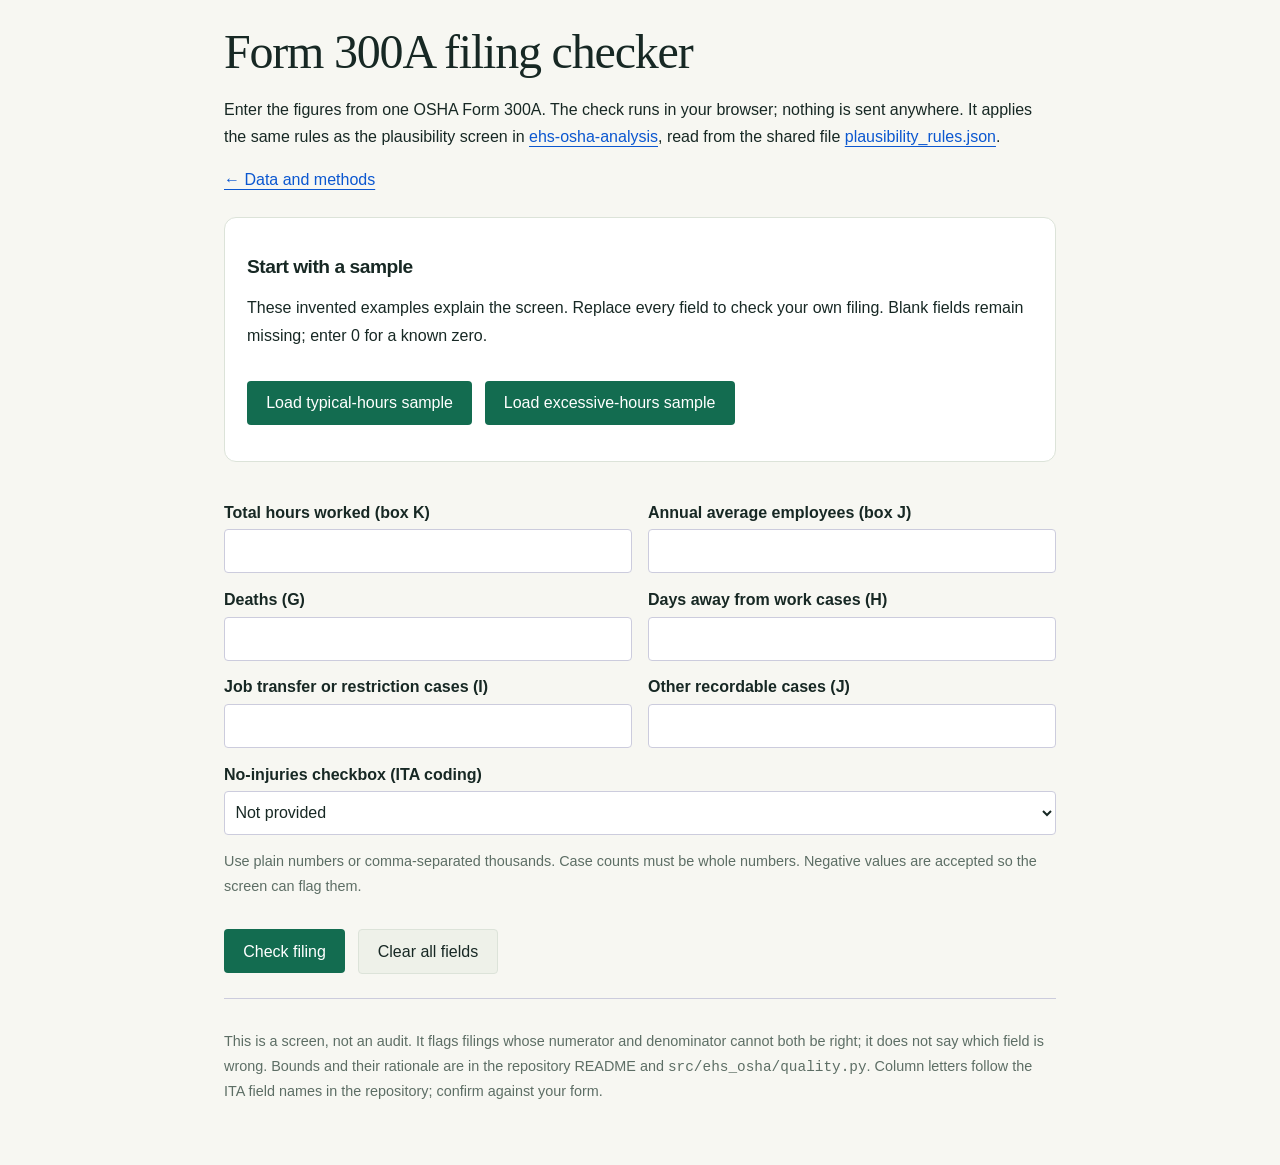
<file: docs/filing_check.html>
<!doctype html>
<html lang="en">
<head>
<meta charset="utf-8">
<meta name="viewport" content="width=device-width, initial-scale=1">
<title>Form 300A filing checker</title>
<meta name="description" content="Check one OSHA Form 300A filing against the plausibility screen used in the ehs-osha-analysis pipeline. Runs entirely in your browser.">
<style>
:root{--bg:#fff;--fg:#1a1a1a;--mut:#555;--line:#ccd;--bad:#b00020;--ok:#1b6e3c;--acc:#0b57d0}
@media (prefers-color-scheme:dark){:root{--bg:#14161a;--fg:#eceff4;--mut:#a9b0bb;--line:#363b45;--bad:#ff6b81;--ok:#5fd18a;--acc:#8ab4ff}}
body{margin:0;background:var(--bg);color:var(--fg);font:16px/1.5 system-ui,sans-serif}
main{max-width:46rem;margin:0 auto;padding:1.5rem 1rem 3rem}
h1{font-size:1.6rem;margin:0 0 .5rem}
label{display:block;margin:.8rem 0 .2rem;font-weight:600}
input,select{font:inherit;padding:.4rem;border:1px solid var(--line);border-radius:4px;background:var(--bg);color:var(--fg);width:100%;box-sizing:border-box}
.row{display:grid;grid-template-columns:1fr 1fr;gap:0 1rem}
@media (max-width:34rem){.row{grid-template-columns:1fr}}
button{margin-top:1rem;font:inherit;padding:.5rem 1.2rem;border:0;border-radius:4px;background:var(--acc);color:var(--bg);cursor:pointer}
#result{margin-top:1.5rem;border-top:1px solid var(--line);padding-top:1rem}
.bad{color:var(--bad)}.ok{color:var(--ok)}.note{color:var(--mut);font-size:.9rem}
a{color:var(--acc)}
main{max-width:52rem}h1{font:400 clamp(2rem,5vw,3rem)/1.1 Georgia,serif}h2{font-size:1.2rem}
.examples{margin:24px 0;padding:22px;border:1px solid var(--rule-soft);border-radius:12px;background:var(--surface)}
button{background:var(--accent);color:var(--accent-ink);min-height:44px;margin-right:8px}button:disabled{opacity:.6;cursor:wait}.secondary{background:var(--surface-2);color:var(--ink);border:1px solid var(--rule-soft)}
input,select{min-height:44px;background:var(--surface);color:var(--ink)}input[aria-invalid="true"]{border:2px solid var(--bad)}
[hidden]{display:none!important}.note{color:var(--muted)}
</style>
<link rel="stylesheet" href="portfolio.css" />
</head>
<body>
<main>
<h1>Form 300A filing checker</h1>
<p>Enter the figures from one OSHA Form 300A. The check runs in your browser; nothing is sent anywhere. It applies the same rules as the plausibility screen in
<a href="https://github.com/priyatham9/ehs-osha-analysis">ehs-osha-analysis</a>, read from the shared file <a href="plausibility_rules.json">plausibility_rules.json</a>.</p>
<nav aria-label="Project"><a href="index.html">← Data and methods</a></nav>
<section class="examples" aria-labelledby="examples-title"><h2 id="examples-title">Start with a sample</h2>
<p>These invented examples explain the screen. Replace every field to check your own filing. Blank fields remain missing; enter 0 for a known zero.</p>
<button type="button" id="sample-typical">Load typical-hours sample</button>
<button type="button" id="sample-hours">Load excessive-hours sample</button>
<p id="sample-note" class="note" role="status"></p></section>
<form id="f" autocomplete="off">
<div class="row">
<div><label for="total_hours_worked">Total hours worked (box K)</label><input id="total_hours_worked" inputmode="decimal"></div>
<div><label for="annual_average_employees">Annual average employees (box J)</label><input id="annual_average_employees" inputmode="decimal"></div>
<div><label for="total_deaths">Deaths (G)</label><input id="total_deaths" inputmode="decimal"></div>
<div><label for="total_dafw_cases">Days away from work cases (H)</label><input id="total_dafw_cases" inputmode="decimal"></div>
<div><label for="total_djtr_cases">Job transfer or restriction cases (I)</label><input id="total_djtr_cases" inputmode="decimal"></div>
<div><label for="total_other_cases">Other recordable cases (J)</label><input id="total_other_cases" inputmode="decimal"></div>
</div>
<label for="no_injuries_illnesses">No-injuries checkbox (ITA coding)</label>
<select id="no_injuries_illnesses"><option value="">Not provided</option><option value="1">1 - cases occurred</option><option value="2">2 - no cases occurred</option></select>
<p id="input-help" class="note">Use plain numbers or comma-separated thousands. Case counts must be whole numbers. Negative values are accepted so the screen can flag them.</p>
<button type="submit" id="check" disabled>Loading screening rules…</button>
<button type="reset" class="secondary">Clear all fields</button>
</form>
<div id="result" aria-live="polite" aria-atomic="true"></div>
<button type="button" id="export" hidden>Download screening report (.txt)</button>
<p class="note">This is a screen, not an audit. It flags filings whose numerator and denominator cannot both be right; it does not say which field is wrong. Bounds and their rationale are in the repository README and <code>src/ehs_osha/quality.py</code>. Column letters follow the ITA field names in the repository; confirm against your form.</p>
</main>
<script src="filing_check.js"></script>
<script src="filing_check_ui.js"></script>
</body>
</html>
</file>
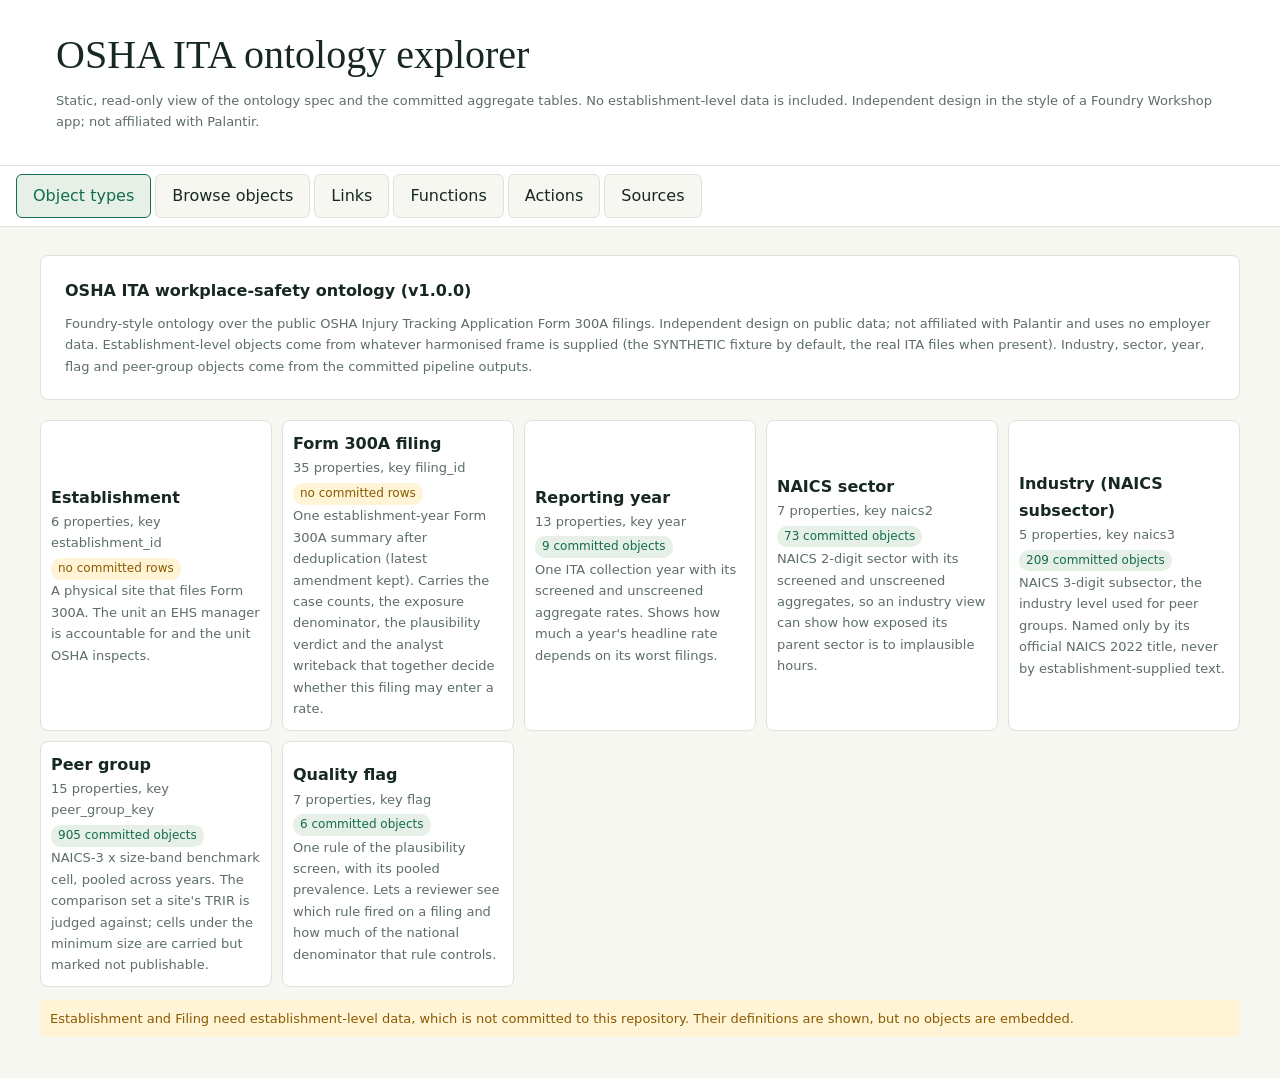
<file: docs/ontology_explorer.html>
<!doctype html>
<html lang="en">
<head>
<meta charset="utf-8">
<meta name="viewport" content="width=device-width, initial-scale=1">
<title>Ontology Explorer</title>
<style>
:root{--bg:#f7f7f2;--panel:#fff;--ink:#172824;--mut:#5d6e65;--line:#dce3d9;--acc:#136c50;--accbg:#e6f0e7;--warn:#8a5a00;--warnbg:#fff4d6}
@media (prefers-color-scheme:dark){:root:not([data-theme="light"]){--bg:#12201c;--panel:#192a23;--ink:#e6eaf0;--mut:#9aa6b6;--line:#2c3542;--acc:#8cd6ad;--accbg:#1d2a40;--warn:#f0c46a;--warnbg:#3a2f12}}
body{margin:0;background:var(--bg);color:var(--ink);font:16px/1.65 system-ui,sans-serif}
header{padding:32px max(20px,calc((100vw - 1168px)/2));border-bottom:1px solid var(--line);background:var(--panel)}
h1{font:400 clamp(26px,4vw,40px)/1.15 Georgia,serif;margin:0 0 12px}h2{font-size:16px;margin:0 0 8px}h3{font-size:14px;margin:12px 0 6px}
.sub{color:var(--mut);font-size:13px}
nav{display:flex;gap:4px;flex-wrap:wrap;padding:8px 16px;background:var(--panel);border-bottom:1px solid var(--line)}
nav button{border:1px solid var(--line);background:var(--bg);color:var(--ink);min-height:44px;padding:8px 16px;border-radius:6px;cursor:pointer;font:inherit}
nav button[aria-selected="true"]{background:var(--accbg);border-color:var(--acc);color:var(--acc)}
main{padding:28px 20px;max-width:1200px;margin:0 auto}
.panel{background:var(--panel);border:1px solid var(--line);border-radius:8px;padding:22px 24px;margin-bottom:20px}
.grid{display:grid;grid-template-columns:repeat(auto-fill,minmax(220px,1fr));gap:10px}
.card{border:1px solid var(--line);border-radius:8px;padding:10px;background:var(--panel);cursor:pointer;text-align:left;font:inherit;color:inherit}
.card:hover{border-color:var(--acc)}
.tag{display:inline-block;font-size:12px;padding:1px 7px;border-radius:10px;background:var(--accbg);color:var(--acc);margin-right:4px}
.tag.warn{background:var(--warnbg);color:var(--warn)}
.note{background:var(--warnbg);color:var(--warn);padding:8px 10px;border-radius:6px;font-size:13px}
table{border-collapse:collapse;width:100%;font-size:13px}
th,td{border-bottom:1px solid var(--line);padding:4px 8px;text-align:left;vertical-align:top}
td.n,th.n{text-align:right;font-variant-numeric:tabular-nums}
th{cursor:pointer;white-space:nowrap;position:sticky;top:0;background:var(--panel)}
.scroll{overflow:auto;max-height:480px}
tr.sel{background:var(--accbg)}
tr.row{cursor:pointer}
input,select{font:inherit;color:inherit;background:var(--bg);border:1px solid var(--line);border-radius:6px;padding:5px 8px}
.bar{display:flex;gap:8px;flex-wrap:wrap;align-items:center;margin-bottom:8px}
a.lk,button.lk{color:var(--acc);background:none;border:0;padding:0;cursor:pointer;font:inherit;text-decoration:underline}
code{font-size:12px}
.two{display:grid;grid-template-columns:1fr 1fr;gap:14px}
@media (max-width:800px){.two{grid-template-columns:1fr}}
</style>
</head>
<body>
<header>
<h1>OSHA ITA ontology explorer</h1>
<div class="sub">Static, read-only view of the ontology spec and the committed aggregate tables. No establishment-level data is included. Independent design in the style of a Foundry Workshop app; not affiliated with Palantir.</div>
</header>
<nav id="tabs" role="tablist"></nav>
<main id="view"></main>
<script id="data" type="application/json">{"action_types":[{"api_name":"flag_filing_implausible","description":"Record an analyst judgement that a form cannot be right although the automatic screen passed it. The filing then leaves every screened aggregate.","display_name":"Flag filing as implausible","edits":[{"object_parameter":"filing","set":{"analyst_flag":true,"analyst_flag_note":"$note","analyst_flag_reason":"$reason"}}],"parameters":[{"api_name":"filing","object_type":"Filing","required":true,"type":"object_reference"},{"allowed_values":["hours_inconsistent_with_operations","company_wide_hours_reported","employee_count_mistyped","case_counts_inconsistent","other"],"api_name":"reason","required":true,"type":"string"},{"api_name":"note","max_length":500,"required":false,"required_when":{"equals":"other","parameter":"reason"},"type":"string"}],"submission_criteria":[{"failure_message":"The plausibility screen already excludes this filing.","operator":"equals","parameter":"filing","property":"screen_implausible","value":false},{"failure_message":"Filing is already flagged; clear the existing flag first.","operator":"equals","parameter":"filing","property":"analyst_flag","value":false}]},{"api_name":"clear_analyst_flag","description":"Withdraw an analyst flag, for example after the establishment confirms its hours. A justification is mandatory.","display_name":"Clear analyst flag","edits":[{"object_parameter":"filing","set":{"analyst_flag":false,"analyst_flag_note":"$note","analyst_flag_reason":null}}],"parameters":[{"api_name":"filing","object_type":"Filing","required":true,"type":"object_reference"},{"api_name":"note","max_length":500,"min_length":10,"required":true,"type":"string"}],"submission_criteria":[{"failure_message":"Filing carries no analyst flag.","operator":"equals","parameter":"filing","property":"analyst_flag","value":true}]},{"api_name":"exclude_from_benchmark","description":"Keep a plausible filing out of aggregates and peer benchmarks because the site is not comparable to its peers.","display_name":"Exclude filing from benchmark","edits":[{"object_parameter":"filing","set":{"benchmark_excluded":true,"benchmark_exclusion_note":"$note","benchmark_exclusion_reason":"$reason"}}],"parameters":[{"api_name":"filing","object_type":"Filing","required":true,"type":"object_reference"},{"allowed_values":["not_comparable_to_peers","company_wide_hours_reported","under_review","other"],"api_name":"reason","required":true,"type":"string"},{"api_name":"note","max_length":500,"required":false,"required_when":{"equals":"other","parameter":"reason"},"type":"string"}],"submission_criteria":[{"failure_message":"The plausibility screen already excludes this filing.","operator":"equals","parameter":"filing","property":"screen_implausible","value":false},{"failure_message":"Filing is already excluded from the benchmark.","operator":"equals","parameter":"filing","property":"benchmark_excluded","value":false}]},{"api_name":"restore_to_benchmark","description":"Return an excluded filing to aggregates and peer benchmarks. A justification is mandatory.","display_name":"Restore filing to benchmark","edits":[{"object_parameter":"filing","set":{"benchmark_excluded":false,"benchmark_exclusion_note":"$note","benchmark_exclusion_reason":null}}],"parameters":[{"api_name":"filing","object_type":"Filing","required":true,"type":"object_reference"},{"api_name":"note","max_length":500,"min_length":10,"required":true,"type":"string"}],"submission_criteria":[{"failure_message":"Filing is not excluded from the benchmark.","operator":"equals","parameter":"filing","property":"benchmark_excluded","value":true}]}],"functions":[{"api_name":"plausibility_screen","description":"Re-run the screen on a set of filings under any bounds (what-if), without editing objects.","input":"ObjectSet\u003cFiling\u003e","output":"map\u003cfiling_id, boolean\u003e","reuses":"ehs_osha.quality.apply_screen"},{"api_name":"filing_rates","description":"Establishment TRIR and DART rate re-derived from the stored case counts and hours.","input":"Filing","output":"struct\u003ctrir: double, dart_rate: double\u003e","reuses":"ehs_osha.load.derive_fields"},{"api_name":"aggregate_trir","description":"Ratio-of-sums TRIR over the filings that are included (screen and writeback respected).","input":"ObjectSet\u003cFiling\u003e","output":"double","reuses":"ehs_osha.quality.aggregate_trir"},{"api_name":"aggregate_rates","description":"Ratio-of-sums TRIR, DART, LTIR and severity, screened against unscreened.","input":"ObjectSet\u003cFiling\u003e","output":"struct\u003ctrir, dart, ltir, severity: screened and unscreened\u003e","reuses":"ehs_osha.metrics.compute_rates"},{"api_name":"peer_position","description":"Place a filing's TRIR between the percentiles of its peer group; refuses non-publishable cells and excluded filings.","input":"Filing","output":"struct\u003cstatus, band, peer_group_key\u003e","reuses":"ehs_osha.peers.DEFAULT_PERCENTILES"}],"link_types":[{"api_name":"establishment_filings","cardinality":"many_to_one","description":"A site's filings across years.","foreign_key":"establishment_id","source":"Filing","source_link_name":"establishment","target":"Establishment","target_link_name":"filings"},{"api_name":"filing_reporting_year","cardinality":"many_to_one","description":"Puts a filing beside its year's aggregate.","foreign_key":"year_filing_for","source":"Filing","source_link_name":"reporting_year","target":"ReportingYear","target_link_name":"filings"},{"api_name":"filing_industry","cardinality":"many_to_one","description":"Industry of the filing.","foreign_key":"naics3","source":"Filing","source_link_name":"industry","target":"Industry","target_link_name":"filings"},{"api_name":"filing_peer_group","cardinality":"many_to_one","description":"The benchmark cell the filing is compared against.","foreign_key":"peer_group_key","source":"Filing","source_link_name":"peer_group","target":"PeerGroup","target_link_name":"filings"},{"api_name":"industry_peer_groups","cardinality":"many_to_one","description":"Size-band cells of an industry.","foreign_key":"naics3","source":"PeerGroup","source_link_name":"industry","target":"Industry","target_link_name":"peer_groups"},{"api_name":"industry_sector","cardinality":"many_to_one","description":"Parent NAICS sector.","foreign_key":"naics2","source":"Industry","source_link_name":"sector","target":"Sector","target_link_name":"industries"},{"api_name":"filing_quality_flags","cardinality":"many_to_many","description":"Which screen rules fired on a filing. Backed by the boolean flag columns rather than a separate join table.","join_rule":"source_boolean_property_named_by_target_key","source":"Filing","source_link_name":"quality_flags","target":"QualityFlag","target_link_name":"filings"}],"object_types":[{"api_name":"Establishment","backing_dataset":"establishment frame (ehs_osha.load.load_ita_300a), latest filing per establishment_id","description":"A physical site that files Form 300A. The unit an EHS manager is accountable for and the unit OSHA inspects.","display_name":"Establishment","plural_display_name":"Establishments","primary_key":"establishment_id","properties":[{"api_name":"establishment_id","description":"OSHA establishment identifier; stable key that joins a site's filings across years.","nullable":false,"type":"string"},{"api_name":"establishment_name","description":"Name as filed; used only as a display title.","nullable":true,"type":"string"},{"api_name":"company_name","description":"Parent company as filed; lets a corporate EHS team roll sites up.","nullable":true,"type":"string"},{"api_name":"state","description":"State as filed; needed for state-plan versus federal OSHA jurisdiction.","nullable":true,"type":"string"},{"api_name":"naics_code","description":"NAICS code on the latest filing.","nullable":true,"type":"string"},{"api_name":"source","description":"Provenance label of the backing data (synthetic_fixture or osha_ita_raw).","nullable":false,"type":"string"}],"title_property":"establishment_name"},{"api_name":"Filing","backing_dataset":"establishment frame after ehs_osha.quality.apply_screen and ehs_osha.peers.add_peer_keys","description":"One establishment-year Form 300A summary after deduplication (latest amendment kept). Carries the case counts, the exposure denominator, the plausibility verdict and the analyst writeback that together decide whether this filing may enter a rate.","display_name":"Form 300A filing","plural_display_name":"Form 300A filings","primary_key":"filing_id","properties":[{"api_name":"filing_id","description":"establishment_id-year; the deduplication key of the pipeline.","nullable":false,"type":"string"},{"api_name":"filing_title","description":"Display title: establishment name and reporting year.","nullable":false,"type":"string"},{"api_name":"establishment_id","description":"Foreign key to Establishment.","nullable":false,"type":"string"},{"api_name":"year_filing_for","description":"Calendar year the summary covers; foreign key to ReportingYear.","nullable":false,"type":"integer"},{"api_name":"naics_code","description":"NAICS code as filed.","nullable":true,"type":"string"},{"api_name":"naics3","description":"NAICS 3-digit subsector; foreign key to Industry.","nullable":true,"type":"string"},{"api_name":"size_band","description":"Employee-count band from annual_average_employees (not OSHA's size code, which changed meaning in 2023).","nullable":true,"type":"string"},{"api_name":"peer_group_key","description":"naics3|size_band; foreign key to PeerGroup, the comparison set for benchmarking.","nullable":true,"type":"string"},{"api_name":"annual_average_employees","description":"Form 300A annual average employees; bounds the plausible hours.","nullable":true,"type":"double"},{"api_name":"total_hours_worked","description":"Form 300A total hours; the rate denominator and the field the screen exists to police.","nullable":true,"type":"double"},{"api_name":"hours_per_employee","description":"total_hours_worked / annual_average_employees; the internal-consistency statistic the screen tests.","nullable":true,"type":"double"},{"api_name":"total_deaths","description":"Column G.","nullable":true,"type":"integer"},{"api_name":"total_dafw_cases","description":"Column H, cases with days away from work.","nullable":true,"type":"integer"},{"api_name":"total_djtr_cases","description":"Column I, job transfer or restriction cases.","nullable":true,"type":"integer"},{"api_name":"total_other_cases","description":"Column J, other recordable cases.","nullable":true,"type":"integer"},{"api_name":"total_dafw_days","description":"Column K, days away from work.","nullable":true,"type":"integer"},{"api_name":"total_djtr_days","description":"Column L, days of transfer or restriction.","nullable":true,"type":"integer"},{"api_name":"recordable_cases","description":"G+H+I+J, computed by ehs_osha.load.derive_fields.","nullable":true,"type":"integer"},{"api_name":"dart_cases","description":"H+I, computed by ehs_osha.load.derive_fields.","nullable":true,"type":"integer"},{"api_name":"trir","description":"Establishment TRIR per 200,000 hours, from ehs_osha.load.derive_fields.","nullable":true,"type":"double"},{"api_name":"dart_rate","description":"Establishment DART rate per 200,000 hours, from ehs_osha.load.derive_fields.","nullable":true,"type":"double"},{"api_name":"flag_hours_missing","description":"Screen flag; also the join key to QualityFlag.","nullable":false,"type":"boolean"},{"api_name":"flag_employees_missing","description":"Screen flag; also the join key to QualityFlag.","nullable":false,"type":"boolean"},{"api_name":"flag_negative_counts","description":"Screen flag; also the join key to QualityFlag.","nullable":false,"type":"boolean"},{"api_name":"flag_hours_per_employee_high","description":"Screen flag; also the join key to QualityFlag.","nullable":false,"type":"boolean"},{"api_name":"flag_hours_per_employee_low","description":"Screen flag; also the join key to QualityFlag.","nullable":false,"type":"boolean"},{"api_name":"flag_no_injury_contradiction","description":"Screen flag (reported, not part of the verdict by default).","nullable":false,"type":"boolean"},{"api_name":"screen_implausible","description":"Verdict of the plausibility_screen function. Read-only: changing it means changing the screen configuration, not editing a row.","nullable":false,"type":"boolean"},{"api_name":"analyst_flag","default":false,"description":"Writeback: an analyst judged the form implausible even though the screen passed it.","editable":true,"nullable":false,"type":"boolean"},{"api_name":"analyst_flag_reason","description":"Writeback: coded reason for the analyst flag.","editable":true,"nullable":true,"type":"string"},{"api_name":"analyst_flag_note","description":"Writeback: free-text justification.","editable":true,"nullable":true,"type":"string"},{"api_name":"benchmark_excluded","default":false,"description":"Writeback: the form may be right, but the site is not comparable to its peers and is kept out of aggregates.","editable":true,"nullable":false,"type":"boolean"},{"api_name":"benchmark_exclusion_reason","description":"Writeback: coded reason for exclusion.","editable":true,"nullable":true,"type":"string"},{"api_name":"benchmark_exclusion_note","description":"Writeback: free-text justification for exclusion or restoration.","editable":true,"nullable":true,"type":"string"},{"api_name":"source","description":"Provenance label of the backing data.","nullable":false,"type":"string"}],"title_property":"filing_title"},{"api_name":"ReportingYear","backing_dataset":"outputs/tables/quality_by_year.csv joined to outputs/tables/metrics_by_year.csv","description":"One ITA collection year with its screened and unscreened aggregate rates. Shows how much a year's headline rate depends on its worst filings.","display_name":"Reporting year","plural_display_name":"Reporting years","primary_key":"year","properties":[{"api_name":"year","description":"Calendar year covered.","nullable":false,"type":"integer"},{"api_name":"year_label","description":"Display title.","nullable":false,"type":"string"},{"api_name":"n_filings","description":"Filings after deduplication.","nullable":false,"type":"integer"},{"api_name":"n_implausible","description":"Filings failing the screen.","nullable":false,"type":"integer"},{"api_name":"implausible_share","description":"Share of filings failing the screen.","nullable":false,"type":"double"},{"api_name":"hours_share_implausible","description":"Share of reported hours held by failing filings.","nullable":false,"type":"double"},{"api_name":"aggregate_trir_unscreened","description":"Ratio-of-sums TRIR over every filing.","nullable":false,"type":"double"},{"api_name":"aggregate_trir_screened","description":"Ratio-of-sums TRIR over plausible filings.","nullable":false,"type":"double"},{"api_name":"ratio_screened_to_unscreened","description":"Size of the correction the screen makes.","nullable":false,"type":"double"},{"api_name":"dart_screened","description":"Screened DART rate.","nullable":false,"type":"double"},{"api_name":"ltir_screened","description":"Screened lost-time incident rate.","nullable":false,"type":"double"},{"api_name":"severity_screened","description":"Screened severity rate (days per 200,000 hours).","nullable":false,"type":"double"},{"api_name":"source","description":"Provenance label.","nullable":false,"type":"string"}],"title_property":"year_label"},{"api_name":"Sector","backing_dataset":"outputs/tables/quality_by_naics2.csv","description":"NAICS 2-digit sector with its screened and unscreened aggregates, so an industry view can show how exposed its parent sector is to implausible hours.","display_name":"NAICS sector","plural_display_name":"NAICS sectors","primary_key":"naics2","properties":[{"api_name":"naics2","description":"NAICS 2-digit code as it appears in the filings.","nullable":false,"type":"string"},{"api_name":"n_filings","description":"Filings in the sector, all years.","nullable":false,"type":"integer"},{"api_name":"implausible_share","description":"Share failing the screen.","nullable":false,"type":"double"},{"api_name":"hours_share_implausible","description":"Share of hours held by failing filings.","nullable":true,"type":"double"},{"api_name":"aggregate_trir_unscreened","description":"Ratio-of-sums TRIR, every filing.","nullable":true,"type":"double"},{"api_name":"aggregate_trir_screened","description":"Ratio-of-sums TRIR, plausible filings.","nullable":true,"type":"double"},{"api_name":"source","description":"Provenance label.","nullable":false,"type":"string"}],"title_property":"naics2"},{"api_name":"Industry","backing_dataset":"distinct naics3 in outputs/tables/peer_percentiles_pooled.csv and in the establishment frame; titles from ehs_osha.naics","description":"NAICS 3-digit subsector, the industry level used for peer groups. Named only by its official NAICS 2022 title, never by establishment-supplied text.","display_name":"Industry (NAICS subsector)","plural_display_name":"Industries","primary_key":"naics3","properties":[{"api_name":"naics3","description":"NAICS 3-digit code.","nullable":false,"type":"string"},{"api_name":"title","description":"Official NAICS 2022 subsector title, or the bare code when it is not a 2022 subsector.","nullable":false,"type":"string"},{"api_name":"has_official_title","description":"False when the code is not a NAICS 2022 subsector (legacy or mistyped codes).","nullable":false,"type":"boolean"},{"api_name":"naics2","description":"Parent sector code; foreign key to Sector.","nullable":false,"type":"string"},{"api_name":"source","description":"Provenance label.","nullable":false,"type":"string"}],"title_property":"title"},{"api_name":"PeerGroup","backing_dataset":"outputs/tables/peer_percentiles_pooled.csv","description":"NAICS-3 x size-band benchmark cell, pooled across years. The comparison set a site's TRIR is judged against; cells under the minimum size are carried but marked not publishable.","display_name":"Peer group","plural_display_name":"Peer groups","primary_key":"peer_group_key","properties":[{"api_name":"peer_group_key","description":"naics3|size_band.","nullable":false,"type":"string"},{"api_name":"naics3","description":"Foreign key to Industry.","nullable":false,"type":"string"},{"api_name":"size_band","description":"Employee-count band.","nullable":false,"type":"string"},{"api_name":"n","description":"Plausible filings in the cell.","nullable":false,"type":"integer"},{"api_name":"n_with_metric","description":"Filings with a computable TRIR; the publishability count.","nullable":false,"type":"integer"},{"api_name":"zero_share","description":"Share reporting zero recordables; context for why small-site medians are zero.","nullable":true,"type":"double"},{"api_name":"aggregate_trir","description":"Ratio-of-sums TRIR of the cell.","nullable":true,"type":"double"},{"api_name":"p10","description":"10th percentile of establishment TRIR.","nullable":true,"type":"double"},{"api_name":"p25","description":"25th percentile.","nullable":true,"type":"double"},{"api_name":"p50","description":"Median.","nullable":true,"type":"double"},{"api_name":"p75","description":"75th percentile.","nullable":true,"type":"double"},{"api_name":"p90","description":"90th percentile.","nullable":true,"type":"double"},{"api_name":"p95","description":"95th percentile.","nullable":true,"type":"double"},{"api_name":"publishable","description":"Cell meets the minimum-size rule; peer_position refuses to place a site in a cell that does not.","nullable":false,"type":"boolean"},{"api_name":"source","description":"Provenance label.","nullable":false,"type":"string"}],"title_property":"peer_group_key"},{"api_name":"QualityFlag","backing_dataset":"ehs_osha.quality.FLAG_COLUMNS joined to outputs/tables/quality_flag_prevalence.csv","description":"One rule of the plausibility screen, with its pooled prevalence. Lets a reviewer see which rule fired on a filing and how much of the national denominator that rule controls.","display_name":"Quality flag","plural_display_name":"Quality flags","primary_key":"flag","properties":[{"api_name":"flag","description":"Flag column name.","nullable":false,"type":"string"},{"api_name":"display_name","description":"Plain-language rule.","nullable":false,"type":"string"},{"api_name":"counts_in_verdict","description":"Whether the flag contributes to screen_implausible under the default configuration.","nullable":false,"type":"boolean"},{"api_name":"pooled_n","description":"Filings carrying the flag, 2016-2024 pooled.","nullable":false,"type":"integer"},{"api_name":"pooled_share","description":"Share of filings carrying the flag.","nullable":false,"type":"double"},{"api_name":"pooled_hours_share","description":"Share of all reported hours on flagged filings.","nullable":false,"type":"double"},{"api_name":"source","description":"Provenance label.","nullable":false,"type":"string"}],"title_property":"display_name"}],"ontology":{"api_name":"ehs_osha_ita","description":"Foundry-style ontology over the public OSHA Injury Tracking Application Form 300A filings. Independent design on public data; not affiliated with Palantir and uses no employer data. Establishment-level objects come from whatever harmonised frame is supplied (the SYNTHETIC fixture by default, the real ITA files when present). Industry, sector, year, flag and peer-group objects come from the committed pipeline outputs.","display_name":"OSHA ITA workplace-safety ontology","version":"1.0.0"},"sources":["src/ehs_osha/ontology/spec.json","outputs/tables/quality_by_year.csv","outputs/tables/metrics_by_year.csv","outputs/tables/quality_by_naics2.csv","outputs/tables/peer_percentiles_pooled.csv","outputs/tables/quality_flag_prevalence.csv","outputs/tables/detectability_by_size_band.csv"],"tables":{"Industry":{"cols":["naics3","title","has_official_title","naics2"],"rows":[["101","",false,"10"],["111","Crop Production",true,"11"],["112","Animal Production and Aquaculture",true,"11"],["113","Forestry and Logging",true,"11"],["114","Fishing, Hunting and Trapping",true,"11"],["115","Support Activities for Agriculture and Forestry",true,"11"],["123","",false,"12"],["128","",false,"12"],["138","",false,"13"],["144","",false,"14"],["145","",false,"14"],["162","",false,"16"],["178","",false,"17"],["179","",false,"17"],["193","",false,"19"],["201","",false,"20"],["211","Oil and Gas Extraction",true,"21"],["212","Mining (except Oil and Gas)",true,"21"],["213","Support Activities for Mining",true,"21"],["220","",false,"22"],["221","Utilities",true,"22"],["222","",false,"22"],["228","",false,"22"],["231","",false,"23"],["232","",false,"23"],["235","",false,"23"],["236","Construction of Buildings",true,"23"],["237","Heavy and Civil Engineering Construction",true,"23"],["238","Specialty Trade Contractors",true,"23"],["241","",false,"24"],["256","",false,"25"],["267","",false,"26"],["268","",false,"26"],["272","",false,"27"],["283","",false,"28"],["291","",false,"29"],["295","",false,"29"],["306","",false,"30"],["311","Food Manufacturing",true,"31"],["312","Beverage and Tobacco Product Manufacturing",true,"31"],["313","Textile Mills",true,"31"],["314","Textile Product Mills",true,"31"],["315","Apparel Manufacturing",true,"31"],["316","Leather and Allied Product Manufacturing",true,"31"],["321","Wood Product Manufacturing",true,"32"],["322","Paper Manufacturing",true,"32"],["323","Printing and Related Support Activities",true,"32"],["324","Petroleum and Coal Products Manufacturing",true,"32"],["325","Chemical Manufacturing",true,"32"],["326","Plastics and Rubber Products Manufacturing",true,"32"],["327","Nonmetallic Mineral Product Manufacturing",true,"32"],["331","Primary Metal Manufacturing",true,"33"],["332","Fabricated Metal Product Manufacturing",true,"33"],["333","Machinery Manufacturing",true,"33"],["334","Computer and Electronic Product Manufacturing",true,"33"],["335","Electrical Equipment, Appliance, and Component Manufacturing",true,"33"],["336","Transportation Equipment Manufacturing",true,"33"],["337","Furniture and Related Product Manufacturing",true,"33"],["339","Miscellaneous Manufacturing",true,"33"],["342","",false,"34"],["344","",false,"34"],["350","",false,"35"],["351","",false,"35"],["352","",false,"35"],["353","",false,"35"],["354","",false,"35"],["355","",false,"35"],["359","",false,"35"],["361","",false,"36"],["366","",false,"36"],["372","",false,"37"],["393","",false,"39"],["402","",false,"40"],["403","",false,"40"],["417","",false,"41"],["419","",false,"41"],["420","",false,"42"],["421","",false,"42"],["422","",false,"42"],["423","Merchant Wholesalers, Durable Goods",true,"42"],["424","Merchant Wholesalers, Nondurable Goods",true,"42"],["425","Wholesale Trade Agents and Brokers",true,"42"],["426","",false,"42"],["429","",false,"42"],["432","",false,"43"],["434","",false,"43"],["439","",false,"43"],["440","",false,"44"],["441","Motor Vehicle and Parts Dealers",true,"44"],["442","",false,"44"],["443","",false,"44"],["444","Building Material and Garden Equipment and Supplies Dealers",true,"44"],["445","Food and Beverage Retailers",true,"44"],["446","",false,"44"],["447","",false,"44"],["448","",false,"44"],["449","Furniture, Home Furnishings, Electronics, and Appliance Retailers",true,"44"],["451","",false,"45"],["452","",false,"45"],["453","",false,"45"],["454","",false,"45"],["455","General Merchandise Retailers",true,"45"],["456","Health and Personal Care Retailers",true,"45"],["457","Gasoline Stations and Fuel Dealers",true,"45"],["458","Clothing, Clothing Accessories, Shoe, and Jewelry Retailers",true,"45"],["459","Sporting Goods, Hobby, Musical Instrument, Book, and Miscellaneous Retailers",true,"45"],["461","",false,"46"],["463","",false,"46"],["464","",false,"46"],["481","Air Transportation",true,"48"],["482","Rail Transportation",true,"48"],["483","Water Transportation",true,"48"],["484","Truck Transportation",true,"48"],["485","Transit and Ground Passenger Transportation",true,"48"],["486","Pipeline Transportation",true,"48"],["487","Scenic and Sightseeing Transportation",true,"48"],["488","Support Activities for Transportation",true,"48"],["491","Postal Service",true,"49"],["492","Couriers and Messengers",true,"49"],["493","Warehousing and Storage",true,"49"],["494","",false,"49"],["508","",false,"50"],["511","",false,"51"],["512","Motion Picture and Sound Recording Industries",true,"51"],["513","Publishing Industries",true,"51"],["514","",false,"51"],["515","",false,"51"],["516","Broadcasting and Content Providers",true,"51"],["517","Telecommunications",true,"51"],["518","Computing Infrastructure Providers, Data Processing, Web Hosting, and Related Services",true,"51"],["519","Web Search Portals, Libraries, Archives, and Other Information Services",true,"51"],["521","Monetary Authorities-Central Bank",true,"52"],["522","Credit Intermediation and Related Activities",true,"52"],["523","Securities, Commodity Contracts, and Other Financial Investments and Related Activities",true,"52"],["524","Insurance Carriers and Related Activities",true,"52"],["525","Funds, Trusts, and Other Financial Vehicles",true,"52"],["531","Real Estate",true,"53"],["532","Rental and Leasing Services",true,"53"],["533","Lessors of Nonfinancial Intangible Assets (except Copyrighted Works)",true,"53"],["541","Professional, Scientific, and Technical Services",true,"54"],["543","",false,"54"],["544","",false,"54"],["550","",false,"55"],["551","Management of Companies and Enterprises",true,"55"],["552","",false,"55"],["555","",false,"55"],["561","Administrative and Support Services",true,"56"],["562","Waste Management and Remediation Services",true,"56"],["564","",false,"56"],["571","",false,"57"],["595","",false,"59"],["598","",false,"59"],["604","",false,"60"],["610","",false,"61"],["611","Educational Services",true,"61"],["621","Ambulatory Health Care Services",true,"62"],["622","Hospitals",true,"62"],["623","Nursing and Residential Care Facilities",true,"62"],["624","Social Assistance",true,"62"],["632","",false,"63"],["633","",false,"63"],["653","",false,"65"],["711","Performing Arts, Spectator Sports, and Related Industries",true,"71"],["712","Museums, Historical Sites, and Similar Institutions",true,"71"],["713","Amusement, Gambling, and Recreation Industries",true,"71"],["720","",false,"72"],["721","Accommodation",true,"72"],["722","Food Services and Drinking Places",true,"72"],["723","",false,"72"],["733","",false,"73"],["734","",false,"73"],["758","",false,"75"],["763","",false,"76"],["772","",false,"77"],["777","",false,"77"],["792","",false,"79"],["803","",false,"80"],["804","",false,"80"],["811","Repair and Maintenance",true,"81"],["812","Personal and Laundry Services",true,"81"],["813","Religious, Grantmaking, Civic, Professional, and Similar Organizations",true,"81"],["814","Private Households",true,"81"],["818","",false,"81"],["819","",false,"81"],["822","",false,"82"],["830","",false,"83"],["831","",false,"83"],["836","",false,"83"],["871","",false,"87"],["874","",false,"87"],["900","",false,"90"],["902","",false,"90"],["907","",false,"90"],["909","",false,"90"],["919","",false,"91"],["921","Executive, Legislative, and Other General Government Support",true,"92"],["922","Justice, Public Order, and Safety Activities",true,"92"],["923","Administration of Human Resource Programs",true,"92"],["924","Administration of Environmental Quality Programs",true,"92"],["925","Administration of Housing Programs, Urban Planning, and Community Development",true,"92"],["926","Administration of Economic Programs",true,"92"],["927","Space Research and Technology",true,"92"],["928","National Security and International Affairs",true,"92"],["932","",false,"93"],["951","",false,"95"],["962","",false,"96"],["990","",false,"99"],["994","",false,"99"],["999","",false,"99"]]},"PeerGroup":{"cols":["naics3","size_band","n","n_with_metric","zero_share","aggregate_trir","p10","p25","p50","p75","p90","p95","publishable"],"rows":[["101","050-099",1,1,0.0,1.7391304347826086,1.7391304347826086,1.7391304347826086,1.7391304347826086,1.7391304347826086,1.7391304347826086,1.7391304347826086,false],["111","001-019",2594,2594,0.6750192752505783,4.7923039694237355,0.0,0.0,0.0,6.239276699225125,16.308988582361998,27.791977367404286,true],["111","020-049",4877,4877,0.3557514865696125,5.1376920222096825,0.0,0.0,3.596734165377837,7.938161720199645,13.110743441012602,17.830662277299698,true],["111","050-099",2836,2836,0.16748942172073342,5.414443386800616,0.0,1.675235793569334,4.315425375978078,7.839687359521166,12.469325672150676,15.911055185871641,true],["111","100-249",2300,2300,0.0808695652173913,5.576442486331919,0.7147114134945676,2.283747302291262,4.535547256822173,7.719136133108526,11.75813883300957,15.050882361938699,true],["111","1000+",185,185,0.0972972972972973,4.508230424409837,0.12309081293854046,1.0366073568887957,3.16497666960055,6.421576497030021,9.41382987915499,10.963524661639937,true],["111","250-499",787,787,0.044472681067344345,5.0660125149420905,0.9426280523102001,2.260971228756896,4.405251059262641,7.04856196438409,10.8459874813206,13.688607102177844,true],["111","500-999",350,350,0.09142857142857143,4.386589413380039,0.3619903196820148,1.3551135353733024,3.423481533360209,6.743317847945562,9.901831549047843,12.47445179593889,true],["112","001-019",2686,2686,0.6254653760238272,6.9931688395718785,0.0,0.0,0.0,9.360287049775707,22.277505399966646,36.70522723113282,true],["112","020-049",5587,5587,0.2606049758367639,6.251920055935242,0.0,0.0,4.55933980759586,9.466615463730223,15.767407818309579,20.94077465479872,true],["112","050-099",4822,4822,0.059104106180008296,6.7914866393454965,1.5723210738446742,4.6443241400983775,7.88684999211315,7.88684999211315,8.9935719683908,12.176374842396736,true],["112","100-249",1026,1026,0.04483430799220273,6.384196645037754,1.0823969041060635,2.638849114148676,5.135980148986091,8.57936906955765,13.25266462427501,17.238932486659415,true],["112","1000+",10,10,0.1,3.0205304375076523,0.9616991850744288,1.3687253527050238,2.8565194934815707,3.1774109258877656,4.372433287697643,5.12908382048167,false],["112","250-499",128,128,0.0703125,5.68677341546033,0.533858763863646,1.7333000338576936,3.841415351071827,8.404475785065191,12.98407606509294,15.564816319867864,true],["112","500-999",36,36,0.08333333333333333,3.4302222250796714,0.6253484498409909,1.246336811416627,2.6043526434144466,4.153914438628665,6.511002682673208,7.891553467641609,true],["113","001-019",328,328,0.7804878048780488,3.9207724852148664,0.0,0.0,0.0,0.0,10.592991001961979,18.425243340812084,true],["113","020-049",757,757,0.35535006605019814,6.013128932273314,0.0,0.0,4.025764895330113,9.23076923076923,15.718106804639005,21.556615245620186,true],["113","050-099",216,216,0.11574074074074074,6.311957107761661,0.0,2.0612467393198606,4.470694503841349,9.041074250298022,15.202399468603332,22.229693756155747,true],["113","100-249",81,81,0.07407407407407407,4.371811789788942,0.7031607073796716,1.5862503816914981,2.727508284806415,5.842434047907959,9.654010973392474,10.85051784096396,true],["113","1000+",4,4,0.0,0.8274268688634662,0.5876359880999309,0.7092899749352604,0.8287935837714062,0.9820518868781967,1.1644643234006866,1.225268468908183,false],["113","250-499",7,7,0.0,4.396624369511852,1.5291929933407966,2.510467110810069,3.7007225660810272,6.0032670096079235,10.209004230608903,11.912929314154095,false],["113","500-999",2,2,0.0,1.7014416527804215,1.6993972188083843,1.941206221096286,2.3442212249094556,2.747236228722625,2.9890452310105267,3.0696482317731606,false],["114","001-019",49,49,0.7142857142857143,5.544168833801411,0.0,0.0,0.0,7.278285235998399,33.2138679279575,41.31853709410922,true],["114","020-049",81,81,0.25925925925925924,8.980713486023692,0.0,0.0,7.097903752425117,12.81640499839795,20.472924557273007,29.759374202873904,true],["114","050-099",77,77,0.2077922077922078,5.248747820758962,0.0,0.9760382606998195,3.3169146060334675,7.134666836539687,13.510545744535559,20.656326061698,true],["114","100-249",70,70,0.04285714285714286,7.568883077707594,1.740912975191072,3.4890315552799755,6.352870337767449,12.040645558447427,17.101407268702246,22.618456353529858,true],["115","001-019",3090,3090,0.6912621359223301,4.2153700354441925,0.0,0.0,0.0,5.760997980609924,13.838053268629551,21.796170395587872,true],["115","020-049",4257,4257,0.44561898050270143,4.5563988445429,0.0,0.0,2.5295642825523306,6.646505599680967,12.3055410346561,17.51376818392229,true],["115","050-099",2336,2336,0.2482876712328767,4.700309453059354,0.0,0.7594456047085627,3.0443644062748674,6.776983349367156,12.028709377134696,16.28817717722892,true],["115","100-249",2055,2055,0.12214111922141119,4.911878895666358,0.0,1.3832333086282382,3.6737186758081033,7.255663471795957,11.344424854130168,15.517100505576055,true],["115","1000+",256,256,0.0234375,4.441573053628788,0.7289665179698327,2.2210752805618093,3.9577021746671504,6.154268945907067,10.758166663236047,12.942876249768643,true],["115","250-499",841,841,0.08323424494649227,4.744366411519032,0.3112230130744788,1.7937219730941705,4.009076549307633,7.212204361088846,10.795111356714173,14.066785973851408,true],["115","500-999",444,444,0.04279279279279279,4.457076257859715,0.5950306311237666,1.895527006559242,4.0621267378580574,6.7190039423314385,9.327333346474461,10.888751666902719,true],["123","100-249",2,2,0.0,3.9237356579287255,1.8745038405293664,3.2287532004411386,5.485835466960759,7.742917733480379,9.097167093392152,9.548583546696076,false],["128","001-019",1,1,1.0,0.0,0.0,0.0,0.0,0.0,0.0,0.0,false],["138","050-099",1,1,0.0,1.9770074038927277,1.9770074038927277,1.9770074038927277,1.9770074038927277,1.9770074038927277,1.9770074038927277,1.9770074038927277,false],["144","020-049",1,1,1.0,0.0,0.0,0.0,0.0,0.0,0.0,0.0,false],["145","050-099",1,1,0.0,26.60635891978183,26.60635891978183,26.60635891978183,26.60635891978183,26.60635891978183,26.60635891978183,26.60635891978183,false],["162","001-019",1,1,1.0,0.0,0.0,0.0,0.0,0.0,0.0,0.0,false],["178","050-099",1,1,1.0,0.0,0.0,0.0,0.0,0.0,0.0,0.0,false],["179","001-019",1,1,1.0,0.0,0.0,0.0,0.0,0.0,0.0,0.0,false],["179","020-049",4,4,0.25,17.78251978305326,4.49969064626807,11.249226615670173,17.339714850752365,19.718695521624582,19.78751787544872,19.81045866005677,false],["179","050-099",1,1,0.0,22.320662065176332,22.320662065176332,22.320662065176332,22.320662065176332,22.320662065176332,22.320662065176332,22.320662065176332,false],["193","020-049",1,1,0.0,2.589466052100057,2.589466052100057,2.589466052100057,2.589466052100057,2.589466052100057,2.589466052100057,2.589466052100057,false],["193","050-099",2,2,0.0,8.74742679861674,4.6019300357201445,6.103312665821788,8.605617049324525,11.107921432827265,12.609304062928906,13.109764939629454,false],["193","100-249",15,15,0.0,7.122050292600939,3.9415902594375725,4.582051255585537,6.852365779285298,9.210457985928507,10.377209716285256,11.280259924134342,false],["193","250-499",2,2,0.0,10.828087672705582,6.455700705728284,8.122439363457183,10.900337126338684,13.678234889220183,15.344973546949083,15.900553099525382,false],["201","100-249",3,3,0.0,4.500424727583666,2.729406920696654,3.171868379383806,3.9093041438623923,5.41698953442254,6.321600768758629,6.623137846870659,false],["211","001-019",396,396,0.8838383838383839,1.6744990007022094,0.0,0.0,0.0,0.0,6.658022474898598,11.11111111111111,true],["211","020-049",446,446,0.7107623318385651,1.3970288670840498,0.0,0.0,0.0,2.3272761085408202,4.698433040300232,8.019033979286258,true],["211","050-099",294,294,0.48299319727891155,1.4650711296597534,0.0,0.0,0.928614000374665,1.9969546441676442,4.3651867899113705,5.665083459170438,true],["211","100-249",302,302,0.5198675496688742,0.6923091572052545,0.0,0.0,0.0,0.9422318093731892,2.1047245360563207,3.061717611583942,true],["211","1000+",78,78,0.24358974358974358,0.277511210890872,0.0,0.03004085457089068,0.1099829099460579,0.34956390176602425,1.0488572800233615,1.65799124124015,true],["211","250-499",255,255,0.4549019607843137,0.4863936570022237,0.0,0.0,0.23499443063199402,0.6830364211440036,1.1610178831750995,1.66217217502916,true],["211","500-999",132,132,0.3787878787878788,0.49511262083900787,0.0,0.0,0.18474132145536057,0.4981392485687648,1.0289013582358706,1.7564708160698443,true],["212","001-019",289,289,0.8442906574394463,2.412338629622795,0.0,0.0,0.0,0.0,7.799590732306064,14.583883208751343,true],["212","020-049",461,461,0.4403470715835141,4.686510967676014,0.0,0.0,2.566405748748877,6.856907763162406,12.523677577920756,16.99668564629897,true],["212","050-099",225,225,0.25333333333333335,3.7300083355976223,0.0,0.0,2.4451222866783624,5.377789728421619,9.8315077921511,13.798248961638786,true],["212","100-249",123,123,0.13821138211382114,3.2630759931394846,0.0,0.8728550280419469,2.1402678010086014,4.6291027079351075,7.401335661581995,8.661789258840033,true],["212","1000+",1,1,0.0,1.290627890468713,1.290627890468713,1.290627890468713,1.290627890468713,1.290627890468713,1.290627890468713,1.290627890468713,false],["212","250-499",21,21,0.0,2.954387962183834,0.8218311219227561,1.283797575933417,2.0548226688036824,3.9087133036966004,8.444444444444445,11.160131689553937,false],["212","500-999",6,6,0.3333333333333333,2.9735592016864585,0.0,0.5248780970619573,3.2676810402685805,5.363574030826484,6.105013342013437,6.321112274517388,false],["213","001-019",777,777,0.8635778635778636,1.5229150009783843,0.0,0.0,0.0,0.0,5.460095459090157,10.666043412103223,true],["213","020-049",1590,1590,0.6981132075471698,1.2704310227393516,0.0,0.0,0.0,2.0982037791971466,4.087094289736981,6.456581391362543,true],["213","050-099",742,742,0.477088948787062,1.269287201053627,0.0,0.0,0.752664391583169,1.8365851735098977,3.6630779872608388,5.117626045157366,true],["213","100-249",639,639,0.297339593114241,0.8702355060487394,0.0,0.0,0.6242937676753173,1.1689568337438718,2.056423109054688,2.9571455878319544,true],["213","1000+",119,119,0.058823529411764705,0.7494739806859629,0.08790501031731868,0.21856595693355907,0.5451986985743599,1.000078789482329,1.8858937148556632,2.2290203737953305,true],["213","250-499",535,535,0.13271028037383178,0.8928043151185806,0.0,0.31015243968305295,0.6850581956937242,1.2148241107344118,1.9782216472141352,2.423885792660412,true],["213","500-999",240,240,0.08333333333333333,0.8688349456068913,0.11060850520308842,0.39036178889215517,0.696525949894194,1.2132984868763992,1.7095660914807573,2.2343688932620087,true],["220","100-249",1,1,0.0,6.780235613187558,6.780235613187558,6.780235613187558,6.780235613187558,6.780235613187558,6.780235613187558,6.780235613187558,false],["220","250-499",1,1,0.0,5.815644082582146,5.815644082582146,5.815644082582146,5.815644082582146,5.815644082582146,5.815644082582146,5.815644082582146,false],["221","001-019",13031,13031,0.8103752589977745,3.3389779756835374,0.0,0.0,0.0,0.0,11.11111111111111,19.057454454851623,true],["221","020-049",19763,19763,0.5285128775995547,2.9517448635082797,0.0,0.0,0.0,4.5021216299487286,8.685871138214331,11.741223435481977,true],["221","050-099",10490,10490,0.32354623450905623,2.9715446793150013,0.0,0.0,1.8784239695426486,4.405270180275265,7.561168165910343,10.101171767807555,true],["221","100-249",6832,6832,0.20242974238875877,2.5571353412113784,0.0,0.6315269924694703,1.8403101592139435,3.7908493666209484,6.340403516062264,8.095576396119904,true],["221","1000+",674,674,0.1513353115727003,1.0264089290910037,0.0,0.06797831967450621,0.21990080274788043,0.9934278576090314,3.1156325564404583,4.7961956696070365,true],["221","250-499",2009,2009,0.18018914883026382,2.030803726832887,0.0,0.37098937300941015,1.3861094506674982,2.9302902269326636,5.222635932565745,6.905150641276101,true],["221","500-999",1192,1192,0.23825503355704697,1.1298100722675766,0.0,0.10370860550454794,0.3875623042311332,1.5955923942933288,3.2849053883496087,4.932588081111405,true],["222","001-019",1,1,1.0,0.0,0.0,0.0,0.0,0.0,0.0,0.0,false],["222","020-049",7,7,0.14285714285714285,15.866845433125214,1.6893318692457138,3.128088278188513,4.109392015451314,21.835911064407476,39.790237894783566,43.80404433315309,false],["222","050-099",3,3,0.0,7.313825496425905,3.2045391165209116,3.770735446879744,4.714395997477798,9.51441605314677,12.394428086548153,13.354432097681945,false],["222","100-249",3,3,0.0,13.423070650095188,10.597194422356178,11.579515256259139,13.216716646097407,15.938021988673558,17.57080519421925,18.11506626273448,false],["222","250-499",3,3,0.0,3.4597256881083904,2.175003486118481,2.842274430521144,3.9543926711922492,4.220788076685638,4.380625319981671,4.433904401080349,false],["228","020-049",2,2,0.5,4.125497638152602,1.2178537357663346,3.044634339415836,6.089268678831672,9.133903018247508,10.96068362189701,11.569610489780176,false],["228","050-099",1,1,0.0,2.9929366694600743,2.9929366694600743,2.9929366694600743,2.9929366694600743,2.9929366694600743,2.9929366694600743,2.9929366694600743,false],["228","100-249",4,4,0.0,4.087254713626498,1.9452151429825026,2.300497639811174,3.327862683777818,5.206270271545126,7.093429347214993,7.72248237243828,false],["231","020-049",1,1,0.0,12.757542897237991,12.757542897237991,12.757542897237991,12.757542897237991,12.757542897237991,12.757542897237991,12.757542897237991,false],["231","250-499",1,1,0.0,15.499336972807274,15.499336972807274,15.499336972807274,15.499336972807274,15.499336972807274,15.499336972807274,15.499336972807274,false],["232","001-019",1,1,1.0,0.0,0.0,0.0,0.0,0.0,0.0,0.0,false],["232","020-049",2,2,0.0,5.093789397277369,4.569739525432085,4.813798375080365,5.220563124494166,5.627327873907967,5.871386723556247,5.952739673439008,false],["232","050-099",4,4,0.0,2.8551238766871996,1.6827608008229868,1.732756819218138,1.9199509600750813,3.0613217959680026,4.828835865427916,5.418007221914551,false],["232","100-249",3,3,0.0,1.0925717865187567,0.6679854135860614,0.9778070512275364,1.4941764472966612,1.5065655513514054,1.5139990137842518,1.5164768345952007,false],["232","500-999",1,1,0.0,1.3819491529083552,1.3819491529083552,1.3819491529083552,1.3819491529083552,1.3819491529083552,1.3819491529083552,1.3819491529083552,false],["235","020-049",1,1,1.0,0.0,0.0,0.0,0.0,0.0,0.0,0.0,false],["235","050-099",4,4,1.0,0.0,0.0,0.0,0.0,0.0,0.0,0.0,false],["235","100-249",4,4,0.5,0.3866976024748647,0.0,0.0,0.2668438509837199,0.6231695890223896,0.7842369857212994,0.8379261179542692,false],["235","500-999",1,1,0.0,2.466547450206573,2.466547450206573,2.466547450206573,2.466547450206573,2.466547450206573,2.466547450206573,2.466547450206573,false],["236","001-019",11129,11129,0.8246023901518555,3.4243657665165372,0.0,0.0,0.0,0.0,10.20518485367624,19.23076923076923,true],["236","020-049",23489,23489,0.5493635318659799,3.4313695855299815,0.0,0.0,0.0,4.9827472376895,10.568126509772195,15.288708154444677,true],["236","050-099",12537,12537,0.3848608119964904,2.9818067321684283,0.0,0.0,1.5783700172831516,4.217029419051484,8.564138019413287,12.406742651921553,true],["236","100-249",7719,7719,0.2571576629097033,2.3524907011989904,0.0,0.0,1.362569533626513,3.304640255317233,6.649815934255985,9.536880657848045,true],["236","1000+",391,391,0.030690537084398978,1.1332288820592842,0.19162510158525697,0.38253207231898173,0.8315911498743466,1.4809684845761595,2.939182339399839,4.669392071011222,true],["236","250-499",2393,2393,0.1416631842875052,1.8726527466202052,0.0,0.4445985719493869,1.3205271544400525,2.361673414304993,4.684072202292781,6.7090907616029245,true],["236","500-999",817,817,0.07343941248470012,1.7322459125134453,0.1417659455701406,0.488032229648446,1.1385203561747081,2.1809537310665954,4.132723802530076,6.22062927777613,true],["237","001-019",9029,9029,0.7508029682135342,4.754878095252317,0.0,0.0,0.0,0.0,14.707180058023395,23.638991833200976,true],["237","020-049",19579,19579,0.49103631441850965,3.7384478855307246,0.0,0.0,1.8786575113423947,5.503198785305587,10.91828227500832,15.668741908330334,true],["237","050-099",12641,12641,0.31421564749624237,3.1398820993262246,0.0,0.0,1.9725422124033454,4.677432557269315,8.408071748878923,11.331353044491749,true],["237","100-249",10054,10054,0.18967575094489755,2.4266603086841085,0.0,0.6192585541477844,1.7045977441870317,3.531965948995182,6.139539507012588,8.319956006814541,true],["237","1000+",2099,2099,0.39066222010481183,0.3405099801909919,0.0,0.0,0.06572461386789352,0.4113421326964949,1.3254855616892165,1.9272662708119221,true],["237","250-499",3458,3458,0.13302486986697512,1.693924836852611,0.0,0.4008887653784095,1.211503723259902,2.4024687994963054,4.08811924953131,5.72339315997533,true],["237","500-999",1868,1868,0.2510706638115632,1.0034879537743222,0.0,0.0,0.45192552564094957,1.396855769517902,2.6693340124381724,3.806321436691717,true],["238","001-019",20228,20228,0.7326972513347835,3.939073958339603,0.0,0.0,0.0,5.292231401656694,14.003739704910833,21.359763366137745,true],["238","020-049",63593,63593,0.47292941046970577,3.85882239570863,0.0,0.0,2.2708950732931386,5.842742583368633,11.225528348358095,15.464076979448125,true],["238","050-099",35578,35578,0.28635673730957334,3.5933669973211404,0.0,0.0,2.291495403530067,5.37216212981885,9.402861866207783,12.487668438463544,true],["238","100-249",22661,22661,0.16685053616345263,3.024700520251135,0.0,0.7952507624466685,2.0917920173033036,4.349017339532133,7.656842208889594,10.443591551134435,true],["238","1000+",759,759,0.043478260869565216,1.1956099838518528,0.13917961964993542,0.4016299263883185,0.9279418075152753,1.7141083488318563,2.8760472598720974,4.200232568262495,true],["238","250-499",5518,5518,0.08916274012323305,2.3032923327003263,0.2363519713457992,0.7018717848816263,1.6377167605794978,3.1306520895155874,5.5814629522737516,8.015521131270612,true],["238","500-999",1792,1792,0.0625,1.7943520698196194,0.19334643337948557,0.5748614644290089,1.2396826550217712,2.3218265135211,4.285790221243459,6.775659963467785,true],["241","001-019",2,2,0.5,4.991140725212747,0.9172208209126348,2.293052052281587,4.586104104563174,6.879156156844761,8.254987388213713,8.71359779867003,false],["256","050-099",1,1,1.0,0.0,0.0,0.0,0.0,0.0,0.0,0.0,false],["267","020-049",1,1,0.0,3.75904520251856,3.75904520251856,3.75904520251856,3.75904520251856,3.75904520251856,3.75904520251856,3.75904520251856,false],["268","050-099",1,1,0.0,10.126582278481013,10.126582278481013,10.126582278481013,10.126582278481013,10.126582278481013,10.126582278481013,10.126582278481013,false],["272","250-499",1,1,0.0,2.6508382171345763,2.6508382171345763,2.6508382171345763,2.6508382171345763,2.6508382171345763,2.6508382171345763,2.6508382171345763,false],["283","001-019",20,20,1.0,0.0,0.0,0.0,0.0,0.0,0.0,0.0,false],["291","020-049",1,1,0.0,4.709927349370636,4.709927349370636,4.709927349370636,4.709927349370636,4.709927349370636,4.709927349370636,4.709927349370636,false],["295","001-019",1,1,1.0,0.0,0.0,0.0,0.0,0.0,0.0,0.0,false],["295","020-049",2,2,1.0,0.0,0.0,0.0,0.0,0.0,0.0,0.0,false],["306","020-049",1,1,1.0,0.0,0.0,0.0,0.0,0.0,0.0,0.0,false],["311","001-019",3644,3644,0.6984083424807903,4.440501016552089,0.0,0.0,0.0,6.14519966075508,15.088291991603334,22.027220826894833,true],["311","020-049",12455,12455,0.37896427137695704,4.777794054919325,0.0,0.0,3.14381376047283,7.008035896440717,12.364676791897008,16.82335251623786,true],["311","050-099",9481,9481,0.1479801708680519,5.160630866342542,0.0,1.6200891049007695,3.8803055093871057,7.39309062872955,11.973717689671172,15.497568818891537,true],["311","100-249",13022,13022,0.07794501612655506,4.80088041883471,0.6495229174382361,1.942567235706528,3.9394756673825455,6.7089189228090715,10.381956105087369,13.557556107300229,true],["311","1000+",1507,1507,0.0013271400132714001,4.611777070274994,1.0418326865914056,1.7478685508541258,3.117903521672028,5.336895194277454,9.249417300096546,13.726808198311689,true],["311","250-499",6750,6750,0.015851851851851853,3.9477041577665166,0.9784712988944315,1.8253248465239844,3.180755172193316,5.235866732970022,8.174552180008963,10.54984529161664,true],["311","500-999",3426,3426,0.006713368359603036,3.5970949145745084,0.8351865096342007,1.4631707931901277,2.6639642175329583,4.527797828677265,7.235903172999931,10.795286972071032,true],["312","001-019",1116,1116,0.6845878136200717,5.247871137247715,0.0,0.0,0.0,7.136741682974559,17.56816314588404,26.666666666666668,true],["312","020-049",2754,2754,0.3467683369644154,5.483031113085365,0.0,0.0,3.8972744614051447,8.473913800774834,13.671783435528976,17.794359659097427,true],["312","050-099",2028,2028,0.16814595660749507,5.204341288651768,0.0,1.7167800035660075,4.127654910419048,7.454365442242341,12.0,15.90975272636112,true],["312","100-249",2257,2257,0.06911829862649535,4.7439203881391805,0.721540767399976,1.879425459636989,3.8906180524677634,6.749525122696724,10.341657155477005,13.278746399976782,true],["312","1000+",216,216,0.0787037037037037,0.23945926310229282,0.008540519212324994,0.03416207684929998,0.0910093072809748,0.5920044718402336,3.328699431275948,5.2525445963310595,true],["312","250-499",968,968,0.026859504132231406,4.845132188768181,0.7413089535085611,1.8735323449698071,3.6865881285280286,6.763657134689886,9.99698309539906,12.069778581133964,true],["312","500-999",469,469,0.017057569296375266,4.82693692385434,0.8260111558271359,1.69370059819388,3.565449678413152,7.259816741483111,10.697758782328737,13.51491897090852,true],["313","001-019",187,187,0.7058823529411765,3.8913525714598256,0.0,0.0,0.0,5.854947653455716,12.005589051471217,17.85905579911127,true],["313","020-049",1092,1092,0.3983516483516483,4.468634263100376,0.0,0.0,3.1006144706604837,6.9987246359761235,12.108170700060999,17.035142221006524,true],["313","050-099",1039,1039,0.20404234841193455,4.008854581273411,0.0,1.1636297497661394,3.011881873992902,6.2120000494131435,9.85957865525083,12.11788557807167,true],["313","100-249",1476,1476,0.10094850948509485,3.0143629129219836,0.0,1.0767305232300752,2.4456779984343155,4.514830233219627,6.959500836623299,9.10050263578153,true],["313","1000+",13,13,0.0,4.255866902469956,1.9085474872237551,3.6910077180688132,4.4406214266874455,4.898575778597016,5.959258208438935,6.140646304050783,false],["313","250-499",499,499,0.03006012024048096,2.4745752673977863,0.44630603651229683,1.147758625533656,2.102423042556546,3.388420144581201,4.95945402707797,6.296694176189994,true],["313","500-999",91,91,0.04395604395604396,1.747040432301029,0.21253714086536624,0.7317801278582607,1.3546058048729042,2.1653649983343755,4.005771794664138,4.572479758509708,true],["314","001-019",204,204,0.7107843137254902,4.122920847145473,0.0,0.0,0.0,5.910947630049338,14.864063083714822,20.22322792832687,true],["314","020-049",839,839,0.3814064362336114,4.51100411358244,0.0,0.0,3.0139546098435757,6.734013286455668,11.546117714862458,15.592605768190193,true],["314","050-099",565,565,0.2831858407079646,3.3875431773815383,0.0,0.0,1.9655053805709792,5.4945054945054945,8.900095322388967,11.899792045231475,true],["314","100-249",637,637,0.1130298273155416,3.528294903327726,0.0,1.0475701610115338,2.7679553805592656,5.016722408026756,8.3403686251253,10.397740452275142,true],["314","1000+",21,21,0.0,2.4064163429847776,0.8678562082427648,1.5256235628745227,2.4064442169686204,3.5890880679386763,3.927302717584389,3.9285595805345985,false],["314","250-499",351,351,0.039886039886039885,3.0741882429064997,0.41512034338754805,1.0122464955182786,2.510838452653956,4.13457921661122,6.70029954280309,9.0495057537354,true],["314","500-999",107,107,0.0,1.9007648103482413,0.6101973431173746,0.9643012297324144,1.7281689062912755,2.633892236950941,3.675894600018726,4.114957120921409,true],["315","001-019",80,80,0.8375,2.114208426455869,0.0,0.0,0.0,0.0,10.479537878814625,13.171044051281637,true],["315","020-049",420,420,0.6404761904761904,2.1109592914400954,0.0,0.0,0.0,3.252238450444101,6.77474692838992,9.877425353154562,true],["315","050-099",364,364,0.260989010989011,3.079375884227936,0.0,0.0,2.201218169383252,4.4874768803650955,6.788140859057899,8.546134581435625,true],["315","100-249",393,393,0.1475826972010178,3.6533335091794608,0.0,1.0360815396171679,2.6434512900042297,5.052631578947368,8.367538294088751,10.736592947452284,true],["315","1000+",14,14,0.0,3.608909024997289,1.4554653284683017,2.5760035316419785,3.6702071571027743,4.075223535406081,6.496205704348801,6.744934480836275,false],["315","250-499",146,146,0.06164383561643835,2.7711879957446084,0.339418843356051,1.0063774587627001,2.1691865740951695,3.978222842077256,6.035187851779661,8.127890930746153,true],["315","500-999",54,54,0.0,3.3283722035517465,0.658280207917341,1.5252181095168045,2.8881745329882067,4.684024128507827,7.909138656929047,9.581113125687935,true],["316","001-019",22,22,0.8181818181818182,2.2153996119358346,0.0,0.0,0.0,0.0,6.966093486030808,18.402604818920395,false],["316","020-049",257,257,0.43190661478599224,5.066449653739832,0.0,0.0,2.7662517289073305,6.475216110337683,13.898350160653228,22.62711859504374,true],["316","050-099",136,136,0.16176470588235295,5.90919698116635,0.0,1.748957008693671,4.9146609802067704,8.058608469342296,12.584566490804654,16.087443320219165,true],["316","100-249",203,203,0.08866995073891626,5.380297239095632,0.6717058341939437,2.3083387209465873,4.252617638035412,7.909493451947117,11.60324096037558,14.547914508064997,true],["316","1000+",4,4,0.0,3.888631672106411,2.472440991009268,3.2381771191654125,3.6970797709371785,4.373373468999531,5.530413480478732,5.91609348430513,false],["316","250-499",101,101,0.0297029702970297,5.16436384015222,1.5402130371332527,3.0158134176554765,4.487567834395925,7.29648607863622,9.741857570683056,11.706241314724187,true],["316","500-999",24,24,0.125,2.983323388368341,0.2474896301844955,1.5547971550950854,2.301329304194628,4.095589213996203,6.444457422942799,11.568215742315166,false],["321","001-019",1897,1897,0.6056931997891407,6.3214321558672495,0.0,0.0,0.0,9.1726288754357,18.973351968200085,26.376529024206256,true],["321","020-049",10043,10043,0.27561485611868963,6.732595851989867,0.0,0.0,4.680826165818267,9.972575442396476,16.904932433143724,22.338268119121018,true],["321","050-099",6772,6772,0.1135558180744241,6.235602180261154,0.0,2.179235924130124,5.0437652011961145,9.037939020246132,13.98428824219806,17.70097803012514,true],["321","100-249",5600,5600,0.05107142857142857,5.444714507854849,0.8296004663122631,2.111628688215766,4.3548475061869,7.827660997742219,12.267013104064535,15.51402885466341,true],["321","1000+",52,52,0.038461538461538464,3.0032273611310494,0.7794497680027145,1.537458892228951,2.740487637300421,3.888126720336009,5.358181199346718,5.900390419051898,true],["321","250-499",1110,1110,0.013513513513513514,4.52076000643164,0.9470586759356691,1.7288290576059115,3.455479678790317,6.25886060268568,10.583548005170613,13.161982590125486,true],["321","500-999",190,190,0.005263157894736842,3.87868548091229,0.7871143446812582,1.6811716208110392,3.269324134636448,5.450353870877934,8.199941804662798,10.360300526251734,true],["322","001-019",760,760,0.7684210526315789,3.133671161148274,0.0,0.0,0.0,0.0,10.002604654960914,15.076588836802248,true],["322","020-049",3604,3604,0.42286348501664817,3.6084584156794146,0.0,0.0,2.477977180821446,5.495203773711129,9.718997295707387,12.923272151965778,true],["322","050-099",4576,4576,0.2388548951048951,3.1508672076767117,0.0,0.9333473379488297,2.365101370012888,4.640443528274899,7.639287607569177,9.78606407144601,true],["322","100-249",5984,5984,0.1081216577540107,2.6094243618115516,0.0,0.9595075395926738,2.0808876197269033,3.740974898058434,5.748710143810176,7.440605165660859,true],["322","1000+",94,94,0.0425531914893617,1.5407866953785498,0.29046149444093555,0.7571330492772046,1.2348550171445787,2.4216556675616125,3.300105184382772,3.8648915076630677,true],["322","250-499",1520,1520,0.038157894736842106,2.1102420018887273,0.40072191347036146,0.9033822382842527,1.6391487228398245,2.8315287421799376,4.586319867602141,6.043307797731795,true],["322","500-999",572,572,0.017482517482517484,1.7530651067189464,0.5143376699328056,0.8325348380850349,1.461107239760484,2.2560251173973804,3.561824997331501,4.4157416829369955,true],["323","001-019",857,857,0.7957992998833139,2.548584630112064,0.0,0.0,0.0,0.0,9.239845689247689,15.210863036949954,true],["323","020-049",4653,4653,0.5267569310122502,2.8327125583225423,0.0,0.0,0.0,4.408490753190645,8.084139815543939,10.808357392892972,true],["323","050-099",3646,3646,0.29402084476138235,2.7449463832351326,0.0,0.0,1.9243999484420762,4.055263163582087,6.772020096278499,8.813735783773934,true],["323","100-249",3430,3430,0.1043731778425656,2.883363684958563,0.0,1.0879027465417823,2.3983693035487548,4.006410256410256,6.071459104980384,7.510295473501069,true],["323","1000+",40,40,0.05,2.493316796796478,0.6549794674006488,1.2086011023954968,2.1863501126952403,3.480813971707481,5.077072335617681,5.892912637872025,true],["323","250-499",1014,1014,0.04339250493096647,2.7031745004993866,0.6184398863716775,1.3384585794504225,2.2951560437271414,3.735605261327322,5.47483060034643,6.389201997954085,true],["323","500-999",293,293,0.0034129692832764505,2.8063832940389912,0.6540743735199435,1.4164406263500449,2.361458052756449,3.8240040381482645,5.415259559163269,7.0880181392139,true],["324","001-019",702,702,0.8076923076923077,2.6396797872327586,0.0,0.0,0.0,0.0,10.930104265396373,17.402542855633577,true],["324","020-049",1444,1444,0.546398891966759,2.7022059897705963,0.0,0.0,0.0,4.322665873987489,8.362060532928563,10.986307887615462,true],["324","050-099",879,879,0.31968145620022753,2.3765881781579483,0.0,0.0,1.6968997641309327,3.8392592963437018,6.438895967483184,8.443209835344877,true],["324","100-249",853,853,0.24150058616647127,1.6441004440218583,0.0,0.38109973951832804,1.148748582013469,2.4739411531864364,4.132572120426172,5.707922696876713,true],["324","1000+",105,105,0.13333333333333333,0.3517243044212225,0.0,0.10182920899579598,0.23909495387111168,0.49215141530443257,0.7350588108684813,1.0944058076474916,true],["324","250-499",434,434,0.21889400921658986,1.0019740929578524,0.0,0.19837232121972542,0.48274621758744507,1.1051029653541302,2.152759575372702,4.139313438928963,true],["324","500-999",286,286,0.19230769230769232,0.47817851425220187,0.0,0.12725634973163744,0.27024366068532923,0.5834311809761936,1.0074558061279,2.2520151911319797,true],["325","001-019",3767,3767,0.7541810459251393,3.5316045129891336,0.0,0.0,0.0,0.0,12.56328775146094,20.576923076923062,true],["325","020-049",13876,13876,0.512827904295186,2.92267533776577,0.0,0.0,0.0,4.435979147194031,8.52787549689397,11.790271851598616,true],["325","050-099",10278,10278,0.3362521891418564,2.64959548144626,0.0,0.0,1.6812869902986782,3.8784027942864068,6.933154501518863,9.209018959133681,true],["325","100-249",8764,8764,0.2149703331811958,2.119213535492632,0.0,0.5223966247966794,1.4370398072399895,3.0790858968776287,5.344866853720962,7.260890403232903,true],["325","1000+",737,737,0.016282225237449117,0.7789489223471319,0.13325361267515862,0.3211062753398007,0.6891167934616599,1.2560945351700676,1.9784860154221935,2.6904396939646946,true],["325","250-499",3441,3441,0.11915140947399012,1.641349368014344,0.0,0.4676087424130482,1.185592677779622,2.3350058894037433,3.8250425535984087,5.367162722615272,true],["325","500-999",1549,1549,0.08521626856036152,1.2125624768223142,0.11706042321000436,0.35505122501548914,0.8411798388419597,1.7610370551547023,3.0238563836477685,4.052861172734096,true],["326","001-019",1858,1858,0.6953713670613563,4.136991781724792,0.0,0.0,0.0,5.868983491749652,13.133616841177629,19.576756331415453,true],["326","020-049",9413,9413,0.3962604908105811,4.142654047878996,0.0,0.0,2.8711293587332576,6.382978723404255,11.326572149541738,14.813278729145122,true],["326","050-099",9765,9765,0.20348182283666155,4.052720281884051,0.0,1.2171002586338049,3.076923076923077,5.94380135815861,9.726285698008308,12.563989258046098,true],["326","100-249",10397,10397,0.09377705107242473,3.476137387055731,0.4259954725306065,1.26018783099621,2.738600575106121,4.961178776077196,7.798981579408705,10.223942929115523,true],["326","1000+",308,308,0.003246753246753247,2.8552957834661896,0.7869395877075989,1.5394842685240886,2.5809373623995153,3.7960583264088394,4.8703592949795755,5.370703921184704,true],["326","250-499",3247,3247,0.03233754234678164,2.9767194190589192,0.6001078887032312,1.2558920349501745,2.3586677003424414,4.013495378346722,6.399739097663635,8.1556747013341,true],["326","500-999",971,971,0.02368692070030896,2.387314637811234,0.5587424569768308,1.0695557617585947,1.9310323035372123,3.3431280171793296,4.787348633344947,5.935360137429846,true],["327","001-019",4956,4956,0.6561743341404358,5.095221298378581,0.0,0.0,0.0,7.361400703323958,16.763763382750263,25.01801205997229,true],["327","020-049",12052,12052,0.3503153003650846,4.797966101546043,0.0,0.0,3.4616300355320173,7.358013353206144,12.456899129322888,16.59364229443707,true],["327","050-099",5733,5733,0.1927437641723356,4.45694603656732,0.0,1.2954374692333601,3.3542039355992843,6.510628601191445,10.767855797187291,14.041573215218207,true],["327","100-249",3704,3704,0.07262419006479481,3.924795525662027,0.6332801178432091,1.6001072101833342,3.196050444002667,5.595194100715255,8.657440484598721,11.148751585027007,true],["327","1000+",33,33,0.0,4.167622357622711,0.7201644503916,1.7205781142463867,3.350376824326714,5.6112269428672885,6.887746459323975,10.587270681108365,true],["327","250-499",1194,1194,0.023450586264656615,3.2840906037382047,0.6934363811711168,1.408202574716394,2.7294832236986037,4.3881031506129275,6.9670260541372455,8.48490584828935,true],["327","500-999",223,223,0.02242152466367713,2.824004117361547,0.38234174230136597,0.9517433753113032,2.4434529713842568,4.38967670811841,6.569771674112993,7.861704179138225,true],["331","001-019",842,842,0.6270783847980997,6.198898921795441,0.0,0.0,0.0,7.883918986643508,19.509310425987312,28.341794471898204,true],["331","020-049",3823,3823,0.2885168715668323,6.851833242988429,0.0,0.0,4.366812227074236,9.66675094107869,16.74053833921318,23.57684814820428,true],["331","050-099",4006,4006,0.12506240639041438,6.135137367817189,0.0,2.054232157070011,4.762996289019277,8.67773273814667,13.723370324964957,17.717656989430523,true],["331","100-249",4493,4493,0.06743823725795682,4.6709417610564055,0.6193077063993703,1.6634322151372332,3.685245975994875,6.75164740196608,10.981029784876888,14.356455491035119,true],["331","1000+",233,233,0.004291845493562232,1.485126997776599,0.4950867824489943,0.7734357174723698,1.242410204802448,1.911299529305735,2.572876536930516,3.576246548356941,true],["331","250-499",1628,1628,0.030712530712530713,3.7649435610016324,0.6822191304828501,1.449442627050681,2.823123951824784,5.1663004613289045,7.873413771008625,10.353900684342689,true],["331","500-999",751,751,0.014647137150466045,2.7723480879072215,0.6287765893900238,1.1525890712376985,2.0787535793538194,3.7968854269007823,6.298703233192463,7.976528329781031,true],["332","001-019",5895,5895,0.6614079728583545,4.6977549700560814,0.0,0.0,0.0,6.666666666666667,14.491077076565555,21.789578099136776,true],["332","020-049",29472,29472,0.3783930510314875,4.7929646847214675,0.0,0.0,3.261977579327471,7.308372234181535,12.590494176896444,16.906985576760544,true],["332","050-099",20275,20275,0.17430332922318126,4.670654390205816,0.0,1.4574603802495247,3.5714285714285716,6.775073488768838,10.949384715467048,14.228799761658149,true],["332","100-249",14399,14399,0.07563025210084033,4.028474286883563,0.6122845151538846,1.6102130446303367,3.314413555951444,5.756110041130117,8.923373715784901,11.34952445630196,true],["332","1000+",188,188,0.031914893617021274,1.8830021924977154,0.2536431609314371,0.8061360887765769,1.5285103769332824,2.6038127470107244,4.133714757316142,5.792256507765987,true],["332","250-499",3846,3846,0.039521580863234526,3.0560787510457947,0.5190410200949546,1.2247165376510583,2.3986116959330124,4.261131461506813,6.788907805483843,8.890798206706425,true],["332","500-999",935,935,0.017112299465240642,2.8142316829520686,0.5156755918818701,1.2662804963024956,2.3248883525207074,3.7466927092959588,5.721279079231048,7.275828067950853,true],["333","001-019",3931,3931,0.7601119308064106,3.3152431795026978,0.0,0.0,0.0,0.0,11.621825788831426,18.88153356760838,true],["333","020-049",14338,14338,0.4522946017575673,3.9002005621811504,0.0,0.0,2.3931889842367724,5.67295453311536,10.765233289104009,14.78646899461886,true],["333","050-099",10804,10804,0.2381525360977416,3.696633253565741,0.0,1.0118362352455055,2.5586248356504075,5.399631814865838,9.119417365703113,12.025765298170567,true],["333","100-249",9529,9529,0.12036939867772065,3.271789435227946,0.0,0.9856780972470011,2.4764837233107286,4.679834333864581,7.573311740421204,9.842529513442194,true],["333","1000+",754,754,0.007957559681697613,2.1823336327450544,0.3611528878029166,0.6862023016048715,1.5641202569625134,3.2231897829534164,4.972222046901572,6.165859390085255,true],["333","250-499",3606,3606,0.05684969495285635,2.6929262962986513,0.3318019687656213,0.9298192236361706,2.064672630523521,3.8232620737642122,6.224111742660389,7.904222103275739,true],["333","500-999",1510,1510,0.02384105960264901,2.0973978826373427,0.31763451653654534,0.7130865214731787,1.4840229175206936,2.9257704112505034,4.7342216996465565,6.433842543010002,true],["334","001-019",1435,1435,0.8898954703832752,1.5461442058193886,0.0,0.0,0.0,0.0,5.555555555555555,9.866462346546832,true],["334","020-049",6045,6045,0.7389578163771712,1.3312835970857444,0.0,0.0,0.0,2.0572110389944354,4.592675648029346,6.899882710205947,true],["334","050-099",5128,5128,0.5409516380655226,1.4475097139648017,0.0,0.0,0.0,1.9767047144961793,4.292940134193808,6.187932202352019,true],["334","100-249",5701,5701,0.3345027188212594,1.395530368739241,0.0,0.0,0.8554063821870175,2.0086640375486264,3.7283754225492145,5.096114849441657,true],["334","1000+",1073,1073,0.06616961789375582,0.5964048456926848,0.06769051919881258,0.18055490713416286,0.39349741937237875,0.7163696988642284,1.2250453125573668,1.7496721693715676,true],["334","250-499",2696,2696,0.22959940652818991,1.0625564270412482,0.0,0.22577668532150796,0.6764741183882936,1.50448437928807,2.74331512312618,3.7284274372537882,true],["334","500-999",1413,1413,0.10332625619249823,0.967011501011248,0.0,0.273972602739726,0.6705289132067375,1.3340421543980368,2.248300307206356,3.1211401391775766,true],["335","001-019",700,700,0.8371428571428572,2.278678938474827,0.0,0.0,0.0,0.0,8.019978576336959,17.13682609395799,true],["335","020-049",2846,2846,0.5657062543921293,2.594502141629659,0.0,0.0,0.0,3.961455379194476,7.9319440739887295,10.923113172455237,true],["335","050-099",2584,2584,0.3270123839009288,2.835986773386764,0.0,0.0,1.8143551787669434,4.1418983060752,7.289290566958151,9.62411712352755,true],["335","100-249",2984,2984,0.1400804289544236,2.7859096599797892,0.0,0.8530912606465508,2.0196529171465945,3.85053746310983,6.374505520167492,8.688102021007358,true],["335","1000+",313,313,0.03194888178913738,2.785406622694234,0.31867280923832436,0.892943956852948,1.834345365450003,2.927287131929054,4.978847796217265,5.961111075762315,true],["335","250-499",1445,1445,0.06089965397923876,2.1263885059777285,0.28933229347307426,0.792862650420911,1.6361562482469754,2.9546287213548745,4.621769541320083,6.1260578155219125,true],["335","500-999",524,524,0.02862595419847328,1.932589002500522,0.3335858958850134,0.7831614427989431,1.5247999220429527,2.650346541471066,3.9259388114035323,4.616900309843194,true],["336","001-019",2044,2044,0.724559686888454,4.13214700827499,0.0,0.0,0.0,5.342558408517362,12.867861556512091,18.94328362824544,true],["336","020-049",7440,7440,0.42849462365591395,4.436645953350692,0.0,0.0,2.662814467527618,6.63703965922967,12.225987479942038,16.934343731333314,true],["336","050-099",7015,7015,0.23264433357091946,4.484210534862063,0.0,1.0622481476667098,3.1376814625779192,6.5795680229252325,11.013246181900874,14.974304236695492,true],["336","100-249",9708,9708,0.111557478368356,4.000199384677809,0.0,1.2272782234320827,3.0399872656543767,5.764836674430967,9.20172814356476,12.03584465537606,true],["336","1000+",2132,2132,0.019699812382739212,3.5172910700097066,0.30698023437906286,0.8058715055933113,2.14560551842274,4.433228596168187,7.254476041161312,9.974901126646651,true],["336","250-499",5489,5489,0.05811623246492986,3.248832563944726,0.37572416275410075,1.135845191872649,2.522099900377054,4.63624325209283,7.154180377007119,9.502967608415117,true],["336","500-999",2879,2879,0.02605071205279611,2.806016891090777,0.3993685655885532,0.9607095411590594,2.0884656651893674,3.8559810571339197,6.314614762310177,8.647761769372593,true],["337","001-019",681,681,0.6563876651982379,4.571262381102185,0.0,0.0,0.0,6.410256410256411,15.16012886109532,23.676110804198565,true],["337","020-049",3926,3926,0.37366276107997964,4.8754590660759645,0.0,0.0,3.309806813615034,7.404075507247567,12.865502195562883,16.69944465796945,true],["337","050-099",2848,2848,0.136938202247191,5.256708770108258,0.0,1.8842922848046526,4.1199241323186655,7.479772857346765,11.437494884680238,14.730131588839441,true],["337","100-249",2815,2815,0.06216696269982238,4.646113147300129,0.824756099859293,2.1025753019638147,3.8641203544686404,6.512832639918804,9.735830790030194,12.368365101978483,true],["337","1000+",145,145,0.0,3.7784423634174504,0.8361931232576527,1.6372648017947697,3.1138945868834975,4.95627516858484,7.214079000003858,7.980249664021375,true],["337","250-499",993,993,0.02920443101711984,4.468544587833632,1.0048288017273332,1.9457271831058995,3.437745297450912,5.828614726852257,8.98495918436886,11.087130936284115,true],["337","500-999",400,400,0.02,3.16147109031511,0.7179783534855224,1.3612816928854454,2.369726736843311,4.480276621344611,7.448938161032157,8.92985429389973,true],["339","001-019",3179,3179,0.8206983328090595,4.2544964327822425,0.0,0.0,0.0,0.0,16.0133254513658,39.201082085425945,true],["339","020-049",5122,5122,0.5255759468957438,3.2635757562396086,0.0,0.0,0.0,4.853220479899097,9.255639489121982,13.119330893236365,true],["339","050-099",3741,3741,0.3009890403635392,3.2307123771215602,0.0,0.0,2.081382037673015,4.786750275238141,8.161682939022027,10.977378758772101,true],["339","100-249",3915,3915,0.15810983397190292,2.8122365452053564,0.0,0.7712008683304712,2.0470095748872867,4.100310576611385,6.702859629057155,8.877869358412354,true],["339","1000+",472,472,0.025423728813559324,1.053555729362466,0.17005812173151724,0.3999411648274212,0.829161740515213,1.497244739027128,2.4795664662867205,3.4168507930420557,true],["339","250-499",1862,1862,0.08163265306122448,2.1834374609424425,0.25981586623859787,0.760455626334198,1.627151596775735,2.9983702725022763,4.814101620021434,6.3804314187973485,true],["339","500-999",919,919,0.06746463547334058,1.6824791145970412,0.1574257761148851,0.4717810199541237,1.1426307931381212,2.3350265532483494,4.437466271533714,5.786792416036072,true],["342","1000+",1,1,0.0,0.4901077869550461,0.4901077869550461,0.4901077869550461,0.4901077869550461,0.4901077869550461,0.4901077869550461,0.4901077869550461,false],["344","020-049",2,2,1.0,0.0,0.0,0.0,0.0,0.0,0.0,0.0,false],["344","050-099",1,1,1.0,0.0,0.0,0.0,0.0,0.0,0.0,0.0,false],["350","050-099",1,1,0.0,2.5,2.5,2.5,2.5,2.5,2.5,2.5,false],["351","001-019",7,7,1.0,0.0,0.0,0.0,0.0,0.0,0.0,0.0,false],["352","020-049",3,3,0.6666666666666666,0.7426248073816906,0.0,0.0,0.0,0.8602816562142446,1.3764506499427913,1.54850698118564,false],["353","050-099",1,1,1.0,0.0,0.0,0.0,0.0,0.0,0.0,0.0,false],["354","020-049",2,2,1.0,0.0,0.0,0.0,0.0,0.0,0.0,0.0,false],["355","020-049",4,4,0.75,2.149422477048198,0.0,0.0,0.0,1.8842149889302369,5.2758019690046645,6.406330962362802,false],["359","020-049",1,1,0.0,24.67105263157895,24.67105263157895,24.67105263157895,24.67105263157895,24.67105263157895,24.67105263157895,24.67105263157895,false],["359","100-249",1,1,0.0,4.123468426013195,4.123468426013195,4.123468426013195,4.123468426013195,4.123468426013195,4.123468426013195,4.123468426013195,false],["361","250-499",2,2,0.0,2.652183220394531,2.652183220394531,2.652183220394531,2.652183220394531,2.652183220394531,2.652183220394531,2.652183220394531,false],["361","500-999",1,1,0.0,1.5450867345474772,1.5450867345474772,1.5450867345474772,1.5450867345474772,1.5450867345474772,1.5450867345474772,1.5450867345474772,false],["366","001-019",5,5,1.0,0.0,0.0,0.0,0.0,0.0,0.0,0.0,false],["366","020-049",3,3,0.3333333333333333,2.833322708373177,0.7192433559894991,1.7981083899737476,3.596216779947495,4.04086428842176,4.307652793506319,4.396582295201172,false],["366","050-099",1,1,0.0,5.401172054335791,5.401172054335791,5.401172054335791,5.401172054335791,5.401172054335791,5.401172054335791,5.401172054335791,false],["366","100-249",4,4,0.5,0.9168087720263307,0.0,0.0,0.5113546295491386,1.2257264996193364,1.5911575325572436,1.7129678768698786,false],["372","001-019",8,8,0.875,1.0416666666666667,0.0,0.0,0.0,0.0,1.953124999999999,4.23177083333333,false],["372","100-249",3,3,0.6666666666666666,0.21935885793004206,0.0,0.0,0.0,0.39556962025316456,0.6329113924050633,0.7120253164556961,false],["393","250-499",3,3,0.0,3.4132655101222826,2.6220847038378636,3.009243451686411,3.65450803143399,3.9660451051842713,4.152967349434441,4.215274764184497,false],["393","500-999",1,1,0.0,4.552179355866621,4.552179355866621,4.552179355866621,4.552179355866621,4.552179355866621,4.552179355866621,4.552179355866621,false],["402","100-249",1,1,0.0,1.7006320682520337,1.7006320682520337,1.7006320682520337,1.7006320682520337,1.7006320682520337,1.7006320682520337,1.7006320682520337,false],["403","020-049",1,1,0.0,1.8181818181818181,1.8181818181818181,1.8181818181818181,1.8181818181818181,1.8181818181818181,1.8181818181818181,1.8181818181818181,false],["417","020-049",1,1,1.0,0.0,0.0,0.0,0.0,0.0,0.0,0.0,false],["419","020-049",1,1,1.0,0.0,0.0,0.0,0.0,0.0,0.0,0.0,false],["420","050-099",1,1,0.0,2.5,2.5,2.5,2.5,2.5,2.5,2.5,false],["421","001-019",237,237,0.7383966244725738,2.166137875449393,0.0,0.0,0.0,3.4036759700476513,7.6923076923076925,10.256947199072151,true],["421","020-049",217,217,0.3548387096774194,2.6603759569569103,0.0,0.0,2.426595486532395,4.188189306156638,6.28849936965231,8.523108302691814,true],["421","050-099",34,34,0.17647058823529413,2.5909910448211044,0.0,0.9607199245248241,2.3828290793032476,3.9651604695921,5.803579818935379,6.333905623758281,true],["421","100-249",36,36,0.1388888888888889,1.8252260610437148,0.0,0.6635404638345672,1.5153717845604229,2.539751046273138,3.543251123002814,4.318273465792554,true],["421","250-499",8,8,0.0,1.893769453408537,0.8858937572171963,1.4284938491433854,1.8803847377050125,2.2223245534166587,2.68196819721413,2.935371853709105,false],["422","001-019",14,14,0.5,5.400526165549272,0.0,0.0,3.5201351731906505,8.134049129656743,15.92483477983916,18.76460414535699,false],["422","020-049",17,17,0.35294117647058826,3.0323894872407755,0.0,0.0,3.44376334458296,4.446321780307241,8.738246760179809,12.595181808824146,false],["422","050-099",5,5,0.0,8.189185064415385,6.84093960305448,6.84093960305448,7.648476041148801,9.609471094710948,10.176375933134938,10.365344212609603,false],["422","100-249",6,6,0.16666666666666666,5.788240343768046,0.5488112747788291,1.7842863902834902,5.2256505890962295,7.636247433869967,9.782050265059265,10.683414319297498,false],["422","250-499",4,4,0.25,4.750790750489867,0.14875197096361528,0.3718799274090382,0.9079870474263155,4.880190386409455,11.288291536993434,13.42432525385475,false],["423","001-019",73905,73905,0.8806846627427103,3.2076525051941993,0.0,0.0,0.0,0.0,6.5368449331314435,14.285714285714286,true],["423","020-049",55522,55522,0.46727423363711684,3.8441880991621633,0.0,0.0,2.40458313971408,5.887807856392943,10.938685025519785,14.879743783959954,true],["423","050-099",19339,19339,0.2697140493303687,3.7521791822981334,0.0,0.0,2.594033722438392,5.6072867120689835,9.44923556284335,12.454372949882773,true],["423","100-249",9975,9975,0.188671679197995,3.3418898738526712,0.0,0.7564554023628354,2.3413788965666607,4.976504678594121,8.305494163699468,10.830422932911308,true],["423","1000+",327,327,0.1345565749235474,1.0693959716594357,0.0,0.13557887246153763,0.6121438852947297,1.4002197737461686,2.7688942678349253,3.9519924262279114,true],["423","250-499",2741,2741,0.12769062385990515,2.9053003738121777,0.0,0.6396080481880704,2.0453494888671626,4.295302013422819,7.004973531207157,9.06713164777681,true],["423","500-999",891,891,0.12570145903479238,2.1080663224443428,0.0,0.34328282855683356,1.3396834328048282,3.484175884970971,5.58655989273805,7.375562303819997,true],["424","001-019",15233,15233,0.7593382787369527,3.8454830902695685,0.0,0.0,0.0,0.0,12.879378288291255,20.590903598956558,true],["424","020-049",26831,26831,0.46442547799187506,3.7727877559186114,0.0,0.0,2.367424242424242,5.713088686698015,10.42494689792674,14.102970515018486,true],["424","050-099",12774,12774,0.21669015187098795,4.651573942614095,0.0,1.2019230769230769,3.399496510946534,6.854946374984399,11.022578374416222,14.413367252203937,true],["424","100-249",11363,11363,0.09143712047874682,5.64477569482806,0.5192265222200031,2.0037539002823026,4.579398594124632,8.093906772185793,12.074946521328844,14.913299545537063,true],["424","1000+",449,449,0.1714922048997773,0.8477113536812133,0.0,0.041787851435830574,0.5293902332039604,3.6517974603574563,6.853678053137668,8.914467046243981,true],["424","250-499",4554,4554,0.046991655687307864,6.278744589747355,0.8183591468349751,2.777943161070096,5.499634961895757,8.999465134161486,12.855222622381064,15.500265824623193,true],["424","500-999",1327,1327,0.04295403165033911,5.528541243159184,0.6620983560627439,2.291037351766918,4.784594730753968,8.189833624955007,12.338955970773767,14.794285733432469,true],["425","001-019",295,295,0.7254237288135593,6.543036071372977,0.0,0.0,0.0,5.332271929613208,27.247417051984993,53.676865271068166,true],["425","020-049",798,798,0.7030075187969925,1.95477168823006,0.0,0.0,0.0,2.768213604558808,7.224229614938683,10.907136496918664,true],["425","050-099",394,394,0.45685279187817257,2.5138348286665217,0.0,0.0,1.340501821526372,4.073365795547058,8.092896798708969,10.818268462153341,true],["425","100-249",391,391,0.24296675191815856,2.930534993337836,0.0,0.44923384438366093,2.1155737965029564,4.662461926707181,7.340873459072009,9.105721267334117,true],["425","1000+",96,96,0.010416666666666666,2.456457349236338,0.5086705437535511,1.7971539791653925,3.801649065349916,5.065457065677159,5.915749936138615,6.402785910732859,true],["425","250-499",185,185,0.07027027027027027,3.221000191781358,0.5159943621550538,1.6756144478180148,3.478091501631225,5.027999673180021,6.984758642657636,8.808800459930596,true],["425","500-999",145,145,0.013793103448275862,3.5200018146968364,0.5766198874397946,2.067916278932364,3.868949743830885,5.233529917800871,6.4510993972505295,7.819039165474304,true],["426","050-099",1,1,1.0,0.0,0.0,0.0,0.0,0.0,0.0,0.0,false],["429","050-099",1,1,0.0,34.01662377614104,34.01662377614104,34.01662377614104,34.01662377614104,34.01662377614104,34.01662377614104,34.01662377614104,false],["432","020-049",1,1,0.0,1.0453799433404072,1.0453799433404072,1.0453799433404072,1.0453799433404072,1.0453799433404072,1.0453799433404072,1.0453799433404072,false],["432","050-099",4,4,0.5,3.835766429720913,0.0,0.0,3.39433711424773,7.4949358469181355,8.766206760078951,9.189963731132554,false],["432","100-249",3,3,0.0,2.6830727622502395,2.1332231338856635,2.3330578347141593,2.666115669428318,2.9633685719406744,3.141720313448088,3.201170893950559,false],["434","100-249",3,3,0.0,7.528136409831746,5.173200693124972,6.570410376604874,8.899093182404712,9.359208806441949,9.635278180864288,9.727301305671736,false],["439","020-049",12,12,0.4166666666666667,3.2166545506011928,0.0,0.0,2.2512005156100425,3.977245041903138,7.519203591346344,8.924375061577544,false],["439","050-099",8,8,0.125,4.3326248975837105,1.0896001556571653,1.626021690368635,3.1920894600721352,6.054728794298145,8.648778924095234,11.421017144572877,false],["439","100-249",6,6,0.16666666666666666,6.655738577801781,0.8600005160003096,2.525692493630251,5.9344926681983035,8.101903535853468,11.160616095082027,12.494024861700305,false],["439","250-499",3,3,0.0,3.7457500144067306,3.3994972052025103,3.687987446427557,4.168804515135967,4.1865433838569786,4.197186705089585,4.2007344788337875,false],["440","020-049",5,5,0.2,4.521584104694051,1.1913626209977664,2.9784065524944157,6.112656254775513,6.2551800709962935,6.532095704787617,6.624400916051391,false],["441","001-019",8438,8438,0.6282294382555108,6.281484063914725,0.0,0.0,0.0,9.298549607203459,19.11295747134664,26.402466518460503,true],["441","020-049",18650,18650,0.368686327077748,5.427655247724488,0.0,0.0,4.258037075803074,8.772122197068448,14.811852510141787,19.578405087677833,true],["441","050-099",7042,7042,0.21485373473445044,3.7143462347780933,0.0,1.2176120882078174,2.955788843433674,5.447235040467558,8.479556539120546,11.463054608363636,true],["441","100-249",3541,3541,0.07568483479243152,3.6677506030811626,0.6662225183211192,1.6483516483516483,3.0632093244091836,5.0430868734752545,7.4257091552243235,9.653386635170127,true],["441","1000+",28,28,0.17857142857142858,5.1180282999789615,0.0,0.1996311748111363,2.1193752977319367,4.814628914744545,6.823455274129496,9.00396257221266,false],["441","250-499",737,737,0.035278154681139755,3.5568650133162354,0.8794707345119707,1.8112759170942787,3.139762234368979,4.7959248341552065,7.71013194226523,9.983753998370375,true],["441","500-999",112,112,0.07142857142857142,3.7262349038562284,0.2043249220672637,1.631333124240622,3.3035194595457726,4.923721527318305,8.153562104388712,10.701295260901457,true],["442","001-019",7418,7418,0.684146670261526,5.376591953227673,0.0,0.0,0.0,8.815623797128113,17.824442129502717,29.064064542359226,true],["442","020-049",19644,19644,0.47169619222154346,5.3476141264940384,0.0,0.0,3.315649867374005,8.734768746997423,16.027439061979855,22.148132915022316,true],["442","050-099",4549,4549,0.21828973400747417,7.183559756169684,0.0,2.0098684541096787,5.598842905799468,10.821925220496727,16.838205919002238,21.876716231930995,true],["442","100-249",999,999,0.11311311311311312,5.742691300851112,0.0,1.902397504879017,4.7158688988446125,8.507810850392318,11.903657607355514,15.151411527085301,true],["442","1000+",46,46,0.06521739130434782,2.4266707213297725,0.0532150812384566,0.3262610035468111,2.8710171705231984,6.365278912160759,8.856678451897443,10.747434197016549,true],["442","250-499",557,557,0.04847396768402154,6.04065431124121,0.6233187827017709,2.825984361002546,5.657168516442914,8.678771268699327,12.522861359213447,15.188914211435213,true],["442","500-999",130,130,0.2076923076923077,3.751339224835549,0.0,0.15925861927554846,1.9395506199699697,6.2077073013585835,10.288479872439911,13.394965672792708,true],["443","001-019",169,169,0.7455621301775148,2.791026995106889,0.0,0.0,0.0,5.116398055768739,10.188183807439842,13.10088790340163,true],["443","020-049",238,238,0.6092436974789915,2.898517321085526,0.0,0.0,0.0,4.639105922334089,7.018248689695506,11.339525953951256,true],["443","050-099",127,127,0.28346456692913385,4.120543308503166,0.0,0.0,3.1943268754691667,5.6802625735747245,8.581111450798522,11.27872083866088,true],["443","100-249",58,58,0.25862068965517243,4.368458043072817,0.0,0.07925148556909699,2.6996016398079226,6.246889647164014,10.962398659166826,15.118459963125344,true],["443","1000+",5,5,0.0,1.2779001732625535,0.45048869953863757,1.0677058581250198,3.06520594577831,3.427265803503427,3.8710162799412142,4.018933105420476,false],["443","250-499",35,35,0.02857142857142857,8.24674202148014,0.9791554137372428,3.4818697976460875,7.890962677719275,11.85453201585743,15.976091915192715,16.770133516197706,true],["443","500-999",6,6,0.0,8.587216316145797,5.940893802563583,7.180701583254243,10.289601942059203,10.861489227988391,13.114539352626021,14.220254849251912,false],["444","001-019",18308,18308,0.5754315053528513,6.404680855170007,0.0,0.0,0.0,9.913504836172471,19.214141608223652,25.472623339888468,true],["444","020-049",18931,18931,0.3474195763562411,6.043402368105624,0.0,0.0,4.489841733078909,9.230840242148503,16.12513101668951,21.258315143072515,true],["444","050-099",7821,7821,0.08643395985168137,5.01747245241085,1.0811628988139643,2.2070304956438735,4.312157048759715,7.142857142857143,10.76368333243636,13.618279622190014,true],["444","100-249",23103,23103,0.027961736571008096,5.619871324283905,1.6190333561347197,3.0362144590223066,5.0597959456577914,7.52868548003372,9.996501240553652,11.72371088164167,true],["444","1000+",25,25,0.16,3.653177085221273,0.0,3.1669643220530515,3.888126720336009,4.496481684391709,5.073011074535702,6.236275373205855,false],["444","250-499",396,396,0.050505050505050504,4.706357166673727,0.7922069427419296,2.574123932332394,4.7617470707045415,7.102461890852917,9.992980776044917,11.621973621260812,true],["444","500-999",100,100,0.06,2.6382118399677323,0.19624160840350202,0.6596953362013588,2.5140836543884637,4.733230928741403,6.196680155564824,7.3178552551755365,true],["445","001-019",11101,11101,0.6548058733447437,6.168635846740946,0.0,0.0,0.0,8.751203290452437,17.8826895565093,25.622411068881583,true],["445","020-049",26562,26562,0.41382426022136887,5.342639410278485,0.0,0.0,3.5148149449931463,7.7694418410934825,14.780272989625884,22.725467747591537,true],["445","050-099",55237,55237,0.18216050835490705,5.52929311984044,0.0,1.8586324182666394,4.066638652044841,7.2809348720375695,11.724154126159254,15.97815608548219,true],["445","100-249",71218,71218,0.048218147097643854,5.459560980343529,1.1603963682652743,2.450841481106695,4.31192462755751,6.923256661951109,10.719978150341438,14.4939920893673,true],["445","1000+",99,99,0.08080808080808081,4.395321632191344,0.04212278763831548,0.34230861089076653,3.3604940802948664,5.4755929075941046,12.429365270602844,17.111805116416477,true],["445","250-499",5445,5445,0.02736455463728191,4.617383446706111,1.213807031200341,2.3331142798259497,3.970591154846437,5.975232660621723,8.391458170936572,10.473477333311175,true],["445","500-999",538,538,0.03717472118959108,4.200562894577297,0.49228666578726243,1.694015063121649,3.738431469674863,5.953728376362984,7.938251262613997,10.052057925654484,true],["446","001-019",875,875,0.8171428571428572,3.187272045441885,0.0,0.0,0.0,0.0,14.405529286386827,20.74667110231857,true],["446","020-049",1562,1562,0.7170294494238156,2.188357248378443,0.0,0.0,0.0,3.6950651511405086,8.075217021613227,11.53118807184626,true],["446","050-099",338,338,0.5059171597633136,1.9233181520226956,0.0,0.0,0.0,2.799395406608882,5.610648395184805,7.118079694634941,true],["446","100-249",234,234,0.3076923076923077,2.4086552824536605,0.0,0.0,1.413614608819272,3.661595357097087,6.651871331639082,7.579611239650322,true],["446","1000+",17,17,0.11764705882352941,0.19467798207625586,0.00863935115017122,0.05302557993745368,0.12017937974220322,0.5116323887178237,2.6557076398102284,4.375555924888392,false],["446","250-499",51,51,0.09803921568627451,1.5829138134227367,0.25416060917214806,0.49422628579054345,1.0998075336816058,2.001357005763457,5.8491504109028165,6.685805324125521,true],["446","500-999",30,30,0.06666666666666667,1.3820497769072377,0.14493363758330938,0.5633155361283354,1.0271027938216268,2.5116236118193824,3.5977647762080363,3.6755952380952377,true],["447","001-019",4498,4498,0.8094708759448643,3.394955679503702,0.0,0.0,0.0,0.0,13.34365247443775,20.60215887159855,true],["447","020-049",2607,2607,0.4192558496355965,4.746930192534845,0.0,0.0,3.694126339120798,7.1569247541279095,12.22743617533055,15.839341040900514,true],["447","050-099",648,648,0.15895061728395063,4.132269477074211,0.0,1.817616199730132,3.488787894858015,6.0911303197512625,9.50796383082511,11.798006529365173,true],["447","100-249",205,205,0.11219512195121951,3.8131608075407537,0.0,1.376509859251867,2.9887146136189746,4.844609161155923,7.558608933836972,9.559992671975222,true],["447","1000+",14,14,0.21428571428571427,2.487647383632369,0.0,0.24001571321395487,2.1272249317702903,4.368865600580044,4.92938231810035,5.390103910074654,false],["447","250-499",29,29,0.034482758620689655,2.7781495451441582,0.887302069945097,1.2006819873688255,2.1683918934669064,4.404461719722079,5.4223659703580065,6.300053677103168,false],["447","500-999",103,103,0.3300970873786408,0.7464276210600033,0.0,0.0,0.18692270092087468,0.560768102762624,2.538177738242567,3.49646596843204,true],["448","001-019",1356,1356,0.8097345132743363,4.230297653850716,0.0,0.0,0.0,0.0,20.270819296324287,29.073020867575444,true],["448","020-049",1566,1566,0.5862068965517241,4.246258434404515,0.0,0.0,0.0,6.498131879857848,12.63880566373399,17.85820467353351,true],["448","050-099",825,825,0.5915151515151515,2.946295123053384,0.0,0.0,0.0,4.049238743116294,8.173976002693708,10.617077118669227,true],["448","100-249",239,239,0.4309623430962343,2.2689595698170524,0.0,0.0,1.199616122840691,3.638351982748509,6.666418076919379,8.512997866048018,true],["448","1000+",47,47,0.10638297872340426,1.7683255911412374,0.037771173418159026,0.20609488036761764,1.3252471171733804,3.2696667370822565,4.933945705739126,6.742525292349734,true],["448","250-499",60,60,0.2,1.6469079620787836,0.0,0.2256111700109419,0.9188314900243737,2.8412276366761855,5.602932305352806,7.219985655260647,true],["448","500-999",37,37,0.02702702702702703,2.6822783949766915,0.8844071562337046,1.2164393083673646,2.4466949855927305,3.8358402443572306,5.5911237042334925,5.962423494922446,true],["449","001-019",198,198,0.7222222222222222,3.9109178465875254,0.0,0.0,0.0,7.178414912823814,19.23076923076923,24.03846153846154,true],["449","020-049",547,547,0.5155393053016454,4.115883305742992,0.0,0.0,0.0,7.036434433955111,11.413861822153553,15.436026258762913,true],["449","050-099",68,68,0.38235294117647056,2.5332718631077458,0.0,0.0,2.0963218159194996,4.256020427749531,6.564214615122247,8.48519631289957,true],["449","100-249",17,17,0.058823529411764705,6.456469188887871,1.1462929780746451,1.7503402223807252,5.322994894360731,7.194096729769172,12.21836893833652,13.973395227200456,false],["449","250-499",9,9,0.1111111111111111,2.4852597120924727,0.692192715104294,1.2103240642682078,1.3854373219496567,4.946404255071519,5.436094523343247,5.53905280079897,false],["449","500-999",2,2,0.0,7.875477450820456,3.752006693682456,5.190122758475602,7.586982866464179,9.983842974452756,11.421959039245902,11.901331060843617,false],["451","001-019",308,308,0.7175324675324676,7.157862684925655,0.0,0.0,0.0,8.307291932018526,19.396679249411328,33.49396109059402,true],["451","020-049",255,255,0.5607843137254902,5.689328733973006,0.0,0.0,0.0,6.089061629627762,12.75215377936759,25.594926730483945,true],["451","050-099",368,368,0.22554347826086957,4.292639774019239,0.0,1.6111626237350147,3.3826208259490613,6.365671266688,9.230969535962638,12.114579440295735,true],["451","100-249",369,369,0.07046070460704607,4.156264691259835,0.9738418369190027,1.9995501012272239,3.5653377860440796,5.616963228951433,8.25398466284315,10.419769605922657,true],["451","1000+",17,17,0.0,1.866215042626351,0.21041566627424796,0.29019187728752815,0.4367856507178026,5.114349126700763,7.85070926174035,8.561097838389156,false],["451","250-499",93,93,0.010752688172043012,4.197958394330226,1.2301941042717173,2.259931693564562,3.5530519100884064,5.586089396050634,7.668629454535243,8.586176322229928,true],["451","500-999",21,21,0.047619047619047616,4.305565000662152,0.9532670367884815,2.1281802994349683,3.6441709966503995,4.848527590325865,6.443024677935057,10.635730326966895,false],["452","001-019",9903,9903,0.6371806523275775,5.645081904514689,0.0,0.0,0.0,8.864855350902584,17.86129128386373,23.847860951381787,true],["452","020-049",39855,39855,0.6550997365449756,3.9576630382196845,0.0,0.0,0.0,6.757213394644806,13.05057096247961,18.004123356133515,true],["452","050-099",20140,20140,0.39602780536246274,3.4556678936692804,0.0,0.0,2.5081986824052356,5.1287969149939,8.901248475548414,11.761526252822968,true],["452","100-249",30555,30555,0.06529209621993128,5.244354899578833,1.1360563886302033,2.3613424710514446,4.215329572908077,6.591794877714834,9.649293753186026,12.524090185655309,true],["452","1000+",231,231,0.030303030303030304,6.608608525872169,0.7086764139201764,2.3227258044672183,5.432893334587885,11.426411020559108,19.038040696553068,24.60348822681144,true],["452","250-499",32344,32344,0.003833786791986149,5.587150736145317,2.4349955129721725,3.630496000447491,5.164102263718854,7.02271185855534,9.042479078560813,10.643521992090793,true],["452","500-999",811,811,0.018495684340320593,5.1998641865053985,1.814519787338281,3.308673553722252,4.729104554333299,6.845122923476785,9.38709321618241,11.983800115279763,true],["453","001-019",5024,5024,0.6849124203821656,5.659342863886017,0.0,0.0,0.0,8.57385259200242,20.43821657279065,31.677062913984756,true],["453","020-049",6837,6837,0.3919847886499927,6.43579646383018,0.0,0.0,4.634242417220845,9.788087897029316,16.500255188004516,21.657210270285546,true],["453","050-099",2098,2098,0.2111534795042898,6.012480525402557,0.0,1.9049933540247292,4.900549540493502,9.13197710896475,14.088519128483982,17.867902954243117,true],["453","100-249",500,500,0.09,5.015046325501661,0.6964968445303216,1.91240560507857,4.333262490827644,7.164770923350083,10.6820378796608,14.258376278836117,true],["453","1000+",94,94,0.5531914893617021,1.2420028305450097,0.0,0.0,0.0,0.15993576155400377,3.0824283286345264,4.946010398627132,true],["453","250-499",162,162,0.1419753086419753,4.176610354465772,0.0,0.7299354997039721,2.884394778895358,5.298045567101165,11.081141851384402,13.644590316941823,true],["453","500-999",79,79,0.2911392405063291,1.9754055730285476,0.0,0.0,0.2869687491032227,2.7485452160741017,6.859538833146992,8.726639838588186,true],["454","001-019",2040,2040,0.6985294117647058,5.658362587413635,0.0,0.0,0.0,7.069393690849463,17.742301059374235,26.17955418824154,true],["454","020-049",3746,3746,0.36919380672717567,5.546589290209009,0.0,0.0,4.264710590440913,9.083786782915157,15.4720989036552,20.844408886850406,true],["454","050-099",1393,1393,0.24264178033022255,5.096032236124847,0.0,1.1363636363636365,4.2235972377674065,9.122318893462719,16.169028872707344,23.58075071225395,true],["454","100-249",803,803,0.2129514321295143,3.6050945584193417,0.0,0.6447723711282713,2.896435067718652,6.14126214812423,10.485990024531567,13.42974137460481,true],["454","1000+",138,138,0.13043478260869565,1.5950879376813643,0.0,0.24036895218715712,0.897762705830423,2.8373409037405253,5.133852864098327,7.168192909258994,true],["454","250-499",442,442,0.20361990950226244,2.678107204681798,0.0,0.3541368381381815,1.5828237058668133,4.312334289593812,7.496462339499082,9.196341201626419,true],["454","500-999",233,233,0.1459227467811159,2.0223309704718972,0.0,0.30437323463523913,1.7231108551060699,3.041844144852618,4.749391448833113,6.162970079834175,true],["455","001-019",242,242,0.8057851239669421,4.392773331040017,0.0,0.0,0.0,0.0,17.032800934179217,26.25709180188641,true],["455","020-049",14916,14916,0.8035666398498257,3.5801134589772583,0.0,0.0,0.0,0.0,15.195837415450317,19.706863357970256,true],["455","050-099",2971,2971,0.6755301245371929,4.396434475787608,0.0,0.0,0.0,7.906297029832691,14.833494029518652,19.592481189572236,true],["455","100-249",1709,1709,0.05734347571679345,4.0931813353322655,0.7932486013487763,1.8867805862856208,3.5056230193229942,5.791830044539173,8.399367674906983,10.136488110738771,true],["455","1000+",3,3,0.3333333333333333,1.4124031766001475,0.3408752588748143,0.8521881471870357,1.7043762943740715,2.348029707648952,2.7342217556138797,2.862952438268856,false],["455","250-499",1848,1848,0.0027056277056277055,5.560695203656336,1.7612424939989555,3.200492856158856,5.086870447127538,7.279025354776964,9.529972584632354,10.880231683274031,true],["455","500-999",22,22,0.0,6.237600222798304,4.087311881881016,4.79469082761924,6.371409353030531,8.535258600641559,11.897753289452202,12.191789482575452,false],["456","001-019",232,232,0.9482758620689655,0.8446110909049638,0.0,0.0,0.0,0.0,0.0,2.3684210526315193,true],["456","020-049",150,150,0.9066666666666666,0.4323810691359526,0.0,0.0,0.0,0.0,0.0,3.065784209631279,true],["456","050-099",12,12,0.8333333333333334,0.31216759029252444,0.0,0.0,0.0,0.0,1.0354765780950688,1.7349490221785147,false],["456","100-249",38,38,0.3157894736842105,2.4583344023511042,0.0,0.0,1.3392756733293263,3.742504860825093,7.284588914528223,8.498202293321436,true],["456","250-499",15,15,0.13333333333333333,1.2380470426925048,0.09779520705690217,0.3758479742498244,1.131697527429519,1.9816623308908785,2.7448834428090403,2.956188961840645,false],["456","500-999",10,10,0.0,1.6318162764373976,0.15090131280788324,0.2149026048335311,1.386015041620484,3.1544263469189313,3.359661938764097,3.920268628694987,false],["457","001-019",320,320,0.615625,8.576395498863628,0.0,0.0,0.0,13.66153758128681,30.375664076179696,42.534883380072515,true],["457","020-049",296,296,0.32432432432432434,8.911005638480502,0.0,0.0,6.198280792552339,16.43794619143547,29.967793796582512,45.35985641082871,true],["457","050-099",48,48,0.14583333333333334,7.664208549453449,0.0,3.3088149762325267,6.292526861344511,19.61413217873337,36.657458976988025,63.1883578712632,true],["457","100-249",19,19,0.21052631578947367,2.3162379530809605,0.0,0.8135570746284957,2.2168156551521565,4.365345543877572,5.900022129039697,7.709879039507941,false],["457","1000+",2,2,0.0,3.725422835491828,2.509436183056823,2.726783920003758,3.089030148248649,3.4512763764935404,3.668624113440475,3.7410733590894534,false],["457","250-499",6,6,0.16666666666666666,1.3940713630109551,0.18023473772240967,0.48054565280097145,0.8815443897301416,2.5276426180508222,3.553717336115114,3.7992000245705992,false],["457","500-999",4,4,0.0,3.7599668806285713,3.4419236771124297,3.4441581250423683,3.584778567301729,3.90634100821632,4.2342710537256725,4.343581068895456,false],["458","001-019",178,178,0.9044943820224719,1.6176140193215007,0.0,0.0,0.0,0.0,0.0,18.52412937032346,true],["458","020-049",86,86,0.7674418604651163,2.1489814447850213,0.0,0.0,0.0,0.0,10.680112641325568,15.575391633777116,true],["458","050-099",10,10,0.6,1.1969106027470808,0.0,0.0,0.0,1.0521734987186104,6.353224176411031,20.87572713245327,false],["458","100-249",7,7,0.2857142857142857,2.9973829100466656,0.0,0.5773672055427251,2.6424791739610103,4.970238729996664,5.382439401709333,5.652559410939508,false],["458","250-499",3,3,0.3333333333333333,12.29287208987207,0.354315713016083,0.8857892825402075,1.771578565080415,16.684251064055005,25.63185456343976,28.614389063234675,false],["458","500-999",5,5,0.0,5.778150311035623,2.608139067197106,5.700416788165935,6.313585257076915,10.353875055397154,11.837023053266742,12.331405719223271,false],["459","001-019",412,412,0.7839805825242718,7.393704646252219,0.0,0.0,0.0,0.0,15.933832586877784,28.263258432058826,true],["459","020-049",487,487,0.5195071868583162,4.773948694302129,0.0,0.0,0.0,7.46569201627875,13.027355146786617,20.9945358250177,true],["459","050-099",100,100,0.46,4.226215376527344,0.0,0.0,2.072016705700972,5.518306983417488,12.163108205219768,16.324846631385263,true],["459","100-249",30,30,0.3,2.7962442880355316,0.0,0.0,1.771623719019308,3.897185129288049,5.5893940047665405,6.931430805399568,true],["459","1000+",3,3,0.0,2.1999554455625296,0.986065862507455,1.4378430378261595,2.1908049966906673,2.2941085807512396,2.356090731187583,2.3767514479996974,false],["459","250-499",13,13,0.15384615384615385,3.40916157852423,0.22323961610227372,1.1790541038451903,2.194426157559798,5.056890012642225,7.203057486522186,14.207237413388752,false],["459","500-999",4,4,0.0,3.0601436459246885,1.9021114539616157,2.0621535100664685,2.671979829402285,3.70283657605373,4.6207334013267145,4.926699009751042,false],["461","001-019",2,2,1.0,0.0,0.0,0.0,0.0,0.0,0.0,0.0,false],["461","020-049",2,2,0.5,2.030745486668156,0.36946722825685363,0.9236680706421341,1.8473361412842682,2.7710042119264022,3.3252050543116827,3.5099386684401095,false],["463","100-249",4,4,0.0,2.155925793034204,1.3193581999866846,1.7107467019932572,2.0463825052382054,2.5943914594165918,3.3680516331033523,3.625938357665605,false],["464","020-049",1,1,1.0,0.0,0.0,0.0,0.0,0.0,0.0,0.0,false],["481","001-019",1049,1049,0.7426120114394662,5.596646925973424,0.0,0.0,0.0,5.624929688378895,18.018887547425777,28.550527741612697,true],["481","020-049",2629,2629,0.401293267402054,5.756742444442638,0.0,0.0,3.730160210381036,8.55175952452217,16.010788248515027,21.666143694829575,true],["481","050-099",1645,1645,0.17264437689969606,7.821039439869572,0.0,1.75165093100247,5.21696033805903,11.396444309375475,19.845490544616883,27.526553486911755,true],["481","100-249",1737,1737,0.09383995394358088,7.789102215689861,0.5119792695876821,1.9554165037152913,5.576778295178875,11.435191054697501,19.591874785468477,26.628742348656004,true],["481","1000+",676,676,0.010355029585798817,6.046934056911373,0.6907584484221581,2.8385391205985178,5.373396694317551,9.620243237146866,13.55302400907572,19.888624686902162,true],["481","250-499",830,830,0.060240963855421686,6.412748912405866,0.3906671433974253,1.775069155875414,4.274214767909561,8.430425072812685,16.294547481741017,20.426161104826175,true],["481","500-999",623,623,0.048154093097913325,7.161350368565094,0.45990243325833235,1.7339434493122978,4.151658755078249,10.654406209204083,18.93775245012848,24.06174107673132,true],["482","001-019",8,8,0.875,2.119834228963295,0.0,0.0,0.0,0.0,2.857414991903989,6.1910658157919745,false],["482","020-049",18,18,0.5,3.4145950034231314,0.0,0.0,0.8928571428571429,4.621342205090432,12.723578481371156,18.254004472231095,false],["482","050-099",14,14,0.2857142857142857,4.639708106683592,0.0,0.4985939650186474,3.869895432844218,6.741815613149992,9.031161811723496,11.249847095765759,false],["482","100-249",6,6,0.16666666666666666,4.421766373686526,1.1784566342689298,2.572889795515737,5.78523272211497,8.443253948549216,8.515321456049069,8.535753896337553,false],["482","250-499",3,3,0.0,2.722389255927458,1.2202657010998919,1.4693990824870022,1.8846213847988533,3.7307109473388786,4.838364684862894,5.207582597370899,false],["483","001-019",118,118,0.8813559322033898,3.2663031832104097,0.0,0.0,0.0,0.0,4.587957063055222,7.481881032077982,true],["483","020-049",149,149,0.5503355704697986,2.566338342438154,0.0,0.0,0.0,4.222259753420031,7.993239774592918,11.966582669376903,true],["483","050-099",78,78,0.2564102564102564,4.099606840543107,0.0,0.16514512953983962,3.0332573837854495,6.139203781042783,8.742984720826318,10.422908366179005,true],["483","100-249",102,102,0.17647058823529413,3.9228260517270064,0.0,0.6653330709407947,3.2563169230747127,7.112108462021104,11.522636288776143,14.550126748553817,true],["483","1000+",21,21,0.047619047619047616,3.2168826586557118,0.42430774191905907,1.3683690546075038,2.8675737497606555,5.4708496802417255,6.870801278085492,6.9547696232562295,false],["483","250-499",52,52,0.23076923076923078,2.1378705882911113,0.0,0.3562262934602453,0.8955701263393571,2.9003810930306013,5.433048888632109,8.00251546619984,true],["483","500-999",14,14,0.07142857142857142,2.2079055516327046,0.28057747914885983,0.743442843711857,1.4516155394957664,3.0538610589983266,4.028453567402802,6.1850912145652375,false],["484","001-019",15312,15312,0.6963166144200627,5.465594818242731,0.0,0.0,0.0,6.339597072959165,16.492488214408052,25.532105052060505,true],["484","020-049",30191,30191,0.3420555794773277,4.806273906921286,0.0,0.0,3.3653603459590435,7.315913348216368,12.76622906870359,17.319316238590183,true],["484","050-099",15269,15269,0.14833977339707904,4.871792175062671,0.0,1.588625441836451,3.8598613023172033,7.112231005263051,11.337411446825362,14.825174273042487,true],["484","100-249",9820,9820,0.0670061099796334,4.460036606232664,0.766597440131007,2.055349551916817,3.9568533429277517,6.467723266098672,9.486460588864613,11.87636286196533,true],["484","1000+",250,250,0.032,2.67797522869622,0.45741490927532724,1.269512250643837,2.4883190320191444,3.8264284195966742,5.532271416098413,6.564193573566046,true],["484","250-499",2684,2684,0.05216095380029806,4.196980089671178,0.7706276791718578,2.2097622336097316,3.7498146184343426,6.041169121337539,8.449032842220134,10.098395916033441,true],["484","500-999",791,791,0.05815423514538559,3.2860422769608295,0.4346522130317427,1.7626190384273848,3.3472650562264454,4.673808795489883,6.144342903488758,7.402831101128111,true],["485","001-019",2117,2117,0.7992442135096836,3.8257771240207386,0.0,0.0,0.0,0.0,11.585497550499124,18.400991968950535,true],["485","020-049",4976,4976,0.5028135048231511,4.417119868619988,0.0,0.0,0.0,6.787896177455776,12.165173397251204,16.674319585907497,true],["485","050-099",4205,4205,0.2544589774078478,4.6303758037775475,0.0,0.0,3.4936328541233603,6.7589640761059355,10.693129189731957,14.251716138362971,true],["485","100-249",3745,3745,0.08758344459279038,5.241053080670434,0.7602091787439996,2.2631517405522845,4.497099370905766,7.192368896600707,10.615894221692876,13.10388535857468,true],["485","1000+",125,125,0.024,4.246333104365218,0.11121536827188584,1.1284349995399456,2.7258623712088776,4.897043486511324,9.454485418425215,12.869024896303236,true],["485","250-499",1196,1196,0.05518394648829431,6.493138683711335,0.9969806981146578,2.8515620270427617,5.262030652787129,8.42553271611142,12.175576824475453,15.305063434653519,true],["485","500-999",436,436,0.03669724770642202,6.110330795547457,0.6904821048211931,2.839137139637967,5.781489797166879,8.962107004228567,12.059605865617128,14.37602975039895,true],["486","001-019",445,445,0.9393258426966292,0.8936100383277469,0.0,0.0,0.0,0.0,0.0,5.910058351910924,true],["486","020-049",372,372,0.771505376344086,1.0549764999798215,0.0,0.0,0.0,0.0,4.142192426370366,5.898368172809324,true],["486","050-099",132,132,0.553030303030303,1.2148189330245311,0.0,0.0,0.0,1.7867432690904697,3.37760411771216,4.271932469098583,true],["486","100-249",112,112,0.42857142857142855,1.1736206663553503,0.0,0.0,0.5772282830862936,1.556019559612908,2.9461494230231486,4.441524697994121,true],["486","1000+",11,11,0.2727272727272727,0.32345903861302383,0.0,0.033107792018174854,0.15570715377054606,0.4771618769866266,0.8783685857556318,0.937487901293566,false],["486","250-499",39,39,0.5641025641025641,0.420031668054262,0.0,0.0,0.0,0.45733871271846505,1.4972616459030261,2.4122357222688193,true],["486","500-999",39,39,0.4358974358974359,0.2586978432810715,0.0,0.0,0.1376047688308686,0.2944803230535926,1.0117255381842796,1.1060009769675296,true],["487","001-019",56,56,0.7142857142857143,4.06123053147614,0.0,0.0,0.0,6.353184365028924,17.03863676980172,30.234806942791312,true],["487","020-049",129,129,0.4883720930232558,4.615286053331729,0.0,0.0,2.148020062507384,7.328154770628756,15.650619416398333,21.9496875585826,true],["487","050-099",99,99,0.29292929292929293,4.443683921479388,0.0,0.0,3.771971735358463,6.968913764480477,9.258514110298016,12.884470390645808,true],["487","100-249",101,101,0.039603960396039604,5.412513635496801,1.472022374740096,2.873305198886594,4.504321896860037,7.055530948302557,9.733270940570893,13.296619888419198,true],["487","250-499",17,17,0.0,4.540479442578693,1.63855679118105,2.7103282478540978,4.592589474167641,5.84290671125254,7.8712060452147865,9.216933542162911,false],["487","500-999",7,7,0.14285714285714285,6.393445644861828,1.4406302757456388,2.537423625509957,6.3252107085817295,8.806568830936314,9.087488264854814,9.122653458030378,false],["488","001-019",5505,5505,0.7607629427792916,4.1251081326438985,0.0,0.0,0.0,0.0,13.940844531088652,23.970664708300927,true],["488","020-049",10467,10467,0.4629788860227381,4.017554853118658,0.0,0.0,2.349541252070533,6.020711276394117,11.680811042911866,16.036520512314183,true],["488","050-099",5671,5671,0.24299065420560748,4.479506155582316,0.0,0.9895601917779735,3.121488325633662,6.790802782559593,11.734678909848329,16.01681707084613,true],["488","100-249",4099,4099,0.13198341058794827,4.158870327940371,0.0,1.209599380685117,3.1269054580134767,6.187060741418332,10.316326052556033,13.291504997120592,true],["488","1000+",274,274,0.010948905109489052,3.372645983788438,1.1104066742820393,2.014995952900998,3.5722137517153563,5.490082482438927,6.937048620806951,9.978962446108634,true],["488","250-499",1403,1403,0.07626514611546685,3.986248376099664,0.3517905997384974,1.3057974103268617,3.1429963326947337,5.78372867406325,9.789691694753808,13.062573845588169,true],["488","500-999",708,708,0.04519774011299435,3.8329898449639592,0.41101872903901165,1.5573418407766288,3.1964915040667092,5.418308605270058,8.157464287836056,12.19226546920614,true],["491","001-019",18602,18602,0.003709278572196538,14.645447496051746,6.963327635769924,9.239048873195214,13.985036011467729,24.095296901057992,55.21811154058531,110.43622308117062,true],["491","020-049",23954,23954,0.12995741838523836,7.598639446116733,0.0,3.4095655963189877,5.944463886227929,10.387681345944232,15.65746682108586,19.488745249618347,true],["491","050-099",17633,17633,0.02449951794929961,7.7849578394043695,1.9668893843818636,3.9248778381772866,6.693104429161856,10.54898685772054,14.954659684150222,18.28421227474349,true],["491","100-249",6945,6945,0.0038876889848812094,7.4640578913723035,2.3814362830955376,4.090230484487801,6.628415187356298,9.96258495871062,13.772020606814728,16.564137230809887,true],["491","1000+",273,273,0.0,4.943576037827498,2.661751144334217,3.5010652505887454,4.574197049738198,5.873873720241606,7.694349234783741,10.160606474331034,true],["491","250-499",614,614,0.006514657980456026,5.070845348588233,1.7596983223433047,2.8766335134630725,4.497485560557359,6.588372454155257,9.469846727190868,11.245331218884406,true],["491","500-999",701,701,0.0014265335235378032,5.367853231834674,2.599064336838738,3.596398345380115,4.880475578729943,6.501175629259625,8.682547459424596,10.968769562604644,true],["492","001-019",1827,1827,0.7126436781609196,6.86423433773478,0.0,0.0,0.0,6.484216395886177,20.47516848365831,32.9813952288005,true],["492","020-049",7144,7144,0.2599384098544233,8.71084124669793,0.0,0.0,6.256941332522519,12.73736664603088,20.281419929410742,27.20819841209357,true],["492","050-099",11120,11120,0.09424460431654676,10.786747066950845,1.3041585840799415,4.064947708282681,8.413979859413153,14.863700226889193,24.16995345738521,31.973619439666734,true],["492","100-249",9852,9852,0.03755582622817702,10.143309330321898,2.699300417205161,5.471581974208747,9.048143488930586,13.871224602255259,19.92557117937181,24.90918641393769,true],["492","1000+",1647,1647,0.12386156648451731,6.844038329555453,0.0,3.4562180688170523,6.53431525749716,9.652534216729055,14.239955974993594,18.118231285070166,true],["492","250-499",3409,3409,0.027867409797594604,10.210551570124245,3.575376423979337,5.990804115682428,9.22355593702361,14.012246703618963,20.27456258930755,24.357125877215534,true],["492","500-999",1596,1596,0.02756892230576441,10.034521102529135,2.7622562417873144,5.746250209552907,8.934380763132957,13.492584486128935,21.626624241949806,25.713737311895592,true],["493","001-019",8918,8918,0.7653061224489796,3.795955820675434,0.0,0.0,0.0,0.0,13.62704151444033,22.369301094914864,true],["493","020-049",19233,19233,0.4912390162741122,3.492951677420515,0.0,0.0,1.9338619222587508,5.160624435556702,9.923047203043563,14.055208978875983,true],["493","050-099",12428,12428,0.27132281943997427,3.6840377979112096,0.0,0.0,2.4242865414496904,5.376880088238789,9.502016470592025,12.736715844305449,true],["493","100-249",11106,11106,0.11201152530163876,3.9612361755123895,0.0,1.1787267284253782,2.823598939612931,5.463467070093201,9.092514741375112,12.205515253521348,true],["493","1000+",2063,2063,0.005332040717401842,6.034006368981632,2.0310596870315196,3.3953045978165726,5.211131602438601,7.9415819737544755,11.104334969875588,13.327020551902047,true],["493","250-499",5295,5295,0.0453257790368272,4.90865520344701,0.6422405622803298,1.6260603268381257,3.5038235474461508,6.5406375538999235,11.145210753067706,16.070491780575228,true],["493","500-999",3366,3366,0.013368983957219251,4.884040478153064,1.1955990834269246,2.1574857341940143,3.820885020789918,6.741851921874821,10.419436259364296,13.543278655519217,true],["494","020-049",3,3,1.0,0.0,0.0,0.0,0.0,0.0,0.0,0.0,false],["508","001-019",4,4,1.0,0.0,0.0,0.0,0.0,0.0,0.0,0.0,false],["511","001-019",284,284,0.8873239436619719,2.5485374377438395,0.0,0.0,0.0,0.0,8.446124114875856,19.960264747287418,true],["511","020-049",231,231,0.7402597402597403,1.4994380855774299,0.0,0.0,0.0,2.5380506548588873,5.524709262175078,7.600069084327328,true],["511","050-099",170,170,0.5352941176470588,1.5284263792284503,0.0,0.0,0.0,2.4018295267536027,5.308669159346105,6.950303490749102,true],["511","100-249",177,177,0.4406779661016949,1.6643164832371578,0.0,0.0,0.56614241878687,2.189657154431045,4.951312195193307,6.80296840492499,true],["511","1000+",55,55,0.23636363636363636,0.2912115243622488,0.0,0.027118223929604345,0.13142236453804054,0.4012844098271462,1.5325911017460438,1.7376452966115865,true],["511","250-499",194,194,0.38144329896907214,1.420258880681998,0.0,0.0,0.46907199459139093,2.3232363652148518,4.5950204131791175,6.28205401506043,true],["511","500-999",93,93,0.1935483870967742,1.204870867184027,0.0,0.18926023850575258,0.5224646748571712,1.3453902724919824,4.825550730849719,7.567309128236587,true],["512","001-019",65,65,0.8769230769230769,2.2333343011115305,0.0,0.0,0.0,0.0,7.937785550947386,18.09082783713049,true],["512","020-049",196,196,0.7040816326530612,2.7898455444468486,0.0,0.0,0.0,3.8316591541964593,10.301972535424369,12.001926666043936,true],["512","050-099",153,153,0.477124183006536,3.710197843583337,0.0,0.0,1.8317031175587062,5.650196344322965,12.533745798003832,16.107198286655695,true],["512","100-249",117,117,0.29914529914529914,2.3804181601234617,0.0,0.0,1.6835016835016836,5.882352941176471,8.966371610865842,11.118040261571844,true],["512","1000+",88,88,0.1590909090909091,0.7048513999401349,0.0,0.14429766585173517,0.50785552702664,1.3712041068007539,3.306663066936815,4.54756664405913,true],["512","250-499",92,92,0.2717391304347826,2.118016010983184,0.0,0.0,2.3031625123675337,4.01010101010101,7.254006403580128,11.138963822725518,true],["512","500-999",82,82,0.2682926829268293,1.589795729734726,0.0,0.0,1.4808649210823615,4.371380174474967,8.7374820571948,14.434599400101186,true],["513","001-019",30,30,0.9666666666666667,0.4120431986089422,0.0,0.0,0.0,0.0,0.0,0.0,true],["513","020-049",15,15,0.8666666666666667,0.5659077372320603,0.0,0.0,0.0,0.0,2.1832869384858893,5.012144883035446,false],["513","050-099",7,7,0.7142857142857143,2.1595327850819475,0.0,0.0,0.0,0.7626485258003997,6.655647514324399,10.503410361367083,false],["513","100-249",7,7,1.0,0.0,0.0,0.0,0.0,0.0,0.0,0.0,false],["513","1000+",4,4,0.5,0.0603170641875348,0.0,0.0,0.02991118471921324,0.06762078783728022,0.08165794095521693,0.08633699199452916,false],["513","250-499",13,13,0.23076923076923078,0.6681120156605457,0.0,0.20832031331375123,0.3004807692307692,0.6066415112653328,1.8642317509127426,2.2018390153370446,false],["513","500-999",3,3,0.6666666666666666,1.1694202700699847,0.0,0.0,0.0,1.8371003208535648,2.939360513365704,3.3067805775364163,false],["514","001-019",1,1,1.0,0.0,0.0,0.0,0.0,0.0,0.0,0.0,false],["515","001-019",418,418,0.8277511961722488,3.0296067468321035,0.0,0.0,0.0,0.0,10.778599478962478,16.5138065358055,true],["515","020-049",1159,1159,0.4641932700603969,5.004067628901091,0.0,0.0,2.6667733376001705,7.418483366317238,12.978492389186485,18.019944179077886,true],["515","050-099",818,818,0.2921760391198044,5.6872303878270145,0.0,0.0,4.1092525667250275,8.701837873009907,13.27318612305653,17.32318236326435,true],["515","100-249",794,794,0.24811083123425692,3.837070029079653,0.0,0.3454618004017383,3.2242979685196627,6.2786487586002355,9.132017176721154,11.226295349068256,true],["515","1000+",73,73,0.0547945205479452,0.47624980360531993,0.04701853852701936,0.1058266009977332,0.30832677087831223,0.6423807487054689,1.2776790790778483,2.07091707091707,true],["515","250-499",390,390,0.33589743589743587,1.6106186651232905,0.0,0.0,0.46309685130103234,2.547409928952328,5.3677426812604825,7.111518314062659,true],["515","500-999",165,165,0.22424242424242424,0.7184569263843193,0.0,0.14133136976950267,0.3533603241727614,0.9523346961242835,2.205080018876029,3.1399908010609945,true],["516","001-019",7,7,0.8571428571428571,4.162157662532257,0.0,0.0,0.0,0.0,6.940829429116786,12.146451500954353,false],["516","050-099",8,8,0.625,0.6429000793981599,0.0,0.0,0.0,1.2021224563792607,3.0689972236337377,4.936553452940905,false],["516","100-249",7,7,0.7142857142857143,1.1150431870164372,0.0,0.0,0.0,0.4255735667746205,7.475854533899051,12.444385084161386,false],["516","1000+",19,19,0.47368421052631576,0.02608431895518451,0.0,0.0,0.01197717318471418,0.05088400907297382,0.25564658999739703,0.7827128770450368,false],["516","250-499",8,8,0.625,0.3339567192091905,0.0,0.0,0.0,0.20279101992602944,1.269456558184863,2.484006796288078,false],["516","500-999",4,4,0.25,0.22672657387352602,0.03526424675568931,0.08816061688922325,0.21529790644505983,0.3286864831629819,0.3568351701882697,0.3662180658633656,false],["517","001-019",2770,2770,0.8270758122743682,3.291456359723966,0.0,0.0,0.0,0.0,11.393676151052137,18.77244621130266,true],["517","020-049",2270,2270,0.4960352422907489,3.9893225077622403,0.0,0.0,2.042479749192335,5.599503619750291,10.890858898095809,15.584800276860323,true],["517","050-099",1157,1157,0.32843560933448573,3.8445732307036025,0.0,0.0,2.262302684787711,6.053681016413043,9.898068825718896,12.873601755622794,true],["517","100-249",768,768,0.3567708333333333,2.356469511615073,0.0,0.0,0.9943199473563398,4.071505825630161,7.534661302615632,10.348256461664498,true],["517","1000+",290,290,0.17586206896551723,0.5444243435384426,0.0,0.07503008581404429,0.21166940211015225,0.7452994783574738,1.8984157612001142,2.734626903449797,true],["517","250-499",1246,1246,0.3547351524879615,1.1077591580417374,0.0,0.0,0.3913097711946857,1.2088947585307637,3.2254943372042453,5.302361066495342,true],["517","500-999",719,719,0.2364394993045897,0.7832188314822142,0.0,0.12190749147670907,0.32310177705977383,0.7953664178556095,1.938078972832157,3.7209733385669477,true],["518","001-019",668,668,0.9595808383233533,1.6546066709269063,0.0,0.0,0.0,0.0,0.0,0.0,true],["518","020-049",374,374,0.8636363636363636,0.7289039910173303,0.0,0.0,0.0,0.0,3.1711464417444453,5.009163251641339,true],["518","050-099",302,302,0.7748344370860927,0.6136487022412858,0.0,0.0,0.0,0.0,2.0550018599753717,3.0501905501905493,true],["518","100-249",398,398,0.6733668341708543,0.4885015503035098,0.0,0.0,0.0,0.7602358742499158,1.5610952657415673,2.301159335979608,true],["518","1000+",126,126,0.23015873015873015,0.2940058679014142,0.0,0.04948781444702476,0.2172380656140352,0.4942020615655509,0.8651816858636735,1.119370622961957,true],["518","250-499",248,248,0.46774193548387094,0.512842417526146,0.0,0.0,0.2573450482406811,0.5594098652058057,1.0409458850106228,1.7005574609526866,true],["518","500-999",104,104,0.22115384615384615,0.5926326353040295,0.0,0.13355058953725998,0.404613597457196,0.6832842166526406,1.327391618406126,2.055333923383432,true],["519","001-019",642,642,0.9049844236760125,2.2761844406658502,0.0,0.0,0.0,0.0,0.0,14.336238474169464,true],["519","020-049",385,385,0.7090909090909091,1.8951333532879728,0.0,0.0,0.0,3.599971200230398,7.017239501984182,10.274120986424407,true],["519","050-099",170,170,0.5647058823529412,1.951583138010392,0.0,0.0,0.0,2.4945940419836923,5.724086379959215,7.343015952317926,true],["519","100-249",93,93,0.3655913978494624,1.603051171617284,0.0,0.0,1.0268627289903887,2.6342305083406323,4.574854417852058,5.178894915387329,true],["519","1000+",19,19,0.0,1.4719430428989237,0.10507931218005499,0.18103259679843317,0.498819667960688,2.9966465305948398,6.650108585011877,12.24166441792017,false],["519","250-499",42,42,0.23809523809523808,1.8327594821634279,0.0,0.42868513279299275,1.060192613463998,2.056343281311832,4.711891464453062,5.211212354645639,true],["519","500-999",33,33,0.18181818181818182,0.7767804779530281,0.0,0.12076973800213038,0.487420489532645,1.0144927536231885,1.4753907545761018,2.321184002586625,true],["521","001-019",64,64,0.875,1.8738538615443452,0.0,0.0,0.0,0.0,7.5886444977203205,18.264117750221118,true],["521","020-049",35,35,0.6857142857142857,2.110575535325758,0.0,0.0,0.0,3.599164531788152,8.771904841442895,11.752209905052426,true],["521","050-099",14,14,0.35714285714285715,2.0913971944952334,0.0,0.0,1.4416900276659756,3.0553353140792225,4.705390955372648,5.2949492207870446,false],["521","100-249",19,19,0.3684210526315789,0.9526226463552276,0.0,0.0,0.8701591956248396,1.4551214093034006,2.5321413367390377,2.8380871292748653,false],["521","1000+",5,5,0.0,0.5991163832169395,0.20816374402035492,0.4655831254052028,0.8156286687359846,1.037675606641124,1.2292464878671776,1.293103448275862,false],["521","250-499",23,23,0.13043478260869565,1.3950804215518653,0.0518349574953349,0.32471096278594913,1.3373274847544667,1.4883588808050716,3.731968664465621,4.65779027574275,false],["521","500-999",14,14,0.2857142857142857,0.2995154562885594,0.0,0.030010563718428886,0.1864413707084604,0.2600179224191649,1.3281145272796437,1.7270131846662817,false],["522","001-019",2229,2229,0.8748317631224765,2.1735352482890447,0.0,0.0,0.0,0.0,9.14879809053412,16.65251671292173,true],["522","020-049",539,539,0.7439703153988868,1.3673769734251287,0.0,0.0,0.0,1.9714688195459384,4.9337461271321805,6.398960859209144,true],["522","050-099",231,231,0.6883116883116883,1.0055756414315622,0.0,0.0,0.0,1.4329964175543362,3.1345997116168265,4.576501998907999,true],["522","100-249",263,263,0.5285171102661597,0.9159351705578604,0.0,0.0,0.0,1.0268424192971377,2.0095901161876184,3.0264992177610384,true],["522","1000+",49,49,0.10204081632653061,0.5901404069264914,0.06685977999789398,0.15556442272765103,0.35144366467881344,0.8026579551523267,1.6005415407061883,2.1093830897506023,true],["522","250-499",293,293,0.3890784982935154,0.6242623415752504,0.0,0.0,0.3255918445754771,1.017499291990076,1.7776567247565995,2.5786730905626207,true],["522","500-999",69,69,0.17391304347826086,0.71949302355862,0.0,0.18856877244557668,0.4876772097060769,1.1502670536676265,1.8398862507940306,2.289537054947828,true],["523","001-019",77,77,0.961038961038961,1.0664860750246292,0.0,0.0,0.0,0.0,0.0,0.0,true],["523","020-049",55,55,0.8545454545454545,0.7781426402157456,0.0,0.0,0.0,0.0,2.5496005607560273,6.575994977114232,true],["523","050-099",27,27,0.8148148148148148,1.2867408375279135,0.0,0.0,0.0,0.0,2.295076762242998,10.220052701609438,false],["523","100-249",28,28,0.6785714285714286,0.4792201490774014,0.0,0.0,0.0,0.5810687253051543,1.3642925379697997,1.622396167767324,false],["523","1000+",9,9,0.1111111111111111,0.09050287539818219,0.026749143191507146,0.0345504298073468,0.05243133264980353,0.08026157783292938,0.21182379734233303,0.2907553630591322,false],["523","250-499",9,9,0.6666666666666666,0.11639505879696395,0.0,0.0,0.0,0.2356711915535445,0.3126118321726842,0.32488852409300445,false],["523","500-999",3,3,0.0,1.7473196461493787,0.48803438396352167,0.5822806903616671,0.7393578676919096,2.2613433147514943,3.1745345829872456,3.4789316723991623,false],["524","001-019",370,370,0.9621621621621622,0.7087666161473573,0.0,0.0,0.0,0.0,0.0,0.0,true],["524","020-049",280,280,0.85,0.9341061504885042,0.0,0.0,0.0,0.0,2.937116544556584,5.298531255220532,true],["524","050-099",232,232,0.6982758620689655,1.1545285925627509,0.0,0.0,0.0,1.4305365507777958,2.756367881324373,5.508082853240315,true],["524","100-249",337,337,0.516320474777448,1.06863024263128,0.0,0.0,0.0,1.1457181647886436,2.3712835149883578,3.9879849574037736,true],["524","1000+",204,204,0.28921568627450983,0.40111540910938703,0.0,0.0,0.16544125155670103,0.41909427000266725,0.8076459661919688,1.3481406133877172,true],["524","250-499",311,311,0.35691318327974275,0.681894385858462,0.0,0.0,0.3999992000016,0.9497822265452037,1.5799111142007152,2.258374159546009,true],["524","500-999",256,256,0.265625,0.577618921150858,0.0,0.0,0.2937984830386474,0.7391734768051328,1.4753277864016758,2.104443810369212,true],["525","001-019",781,781,0.737516005121639,6.769056418650114,0.0,0.0,0.0,8.081787691437347,25.471217524197655,33.72112628561794,true],["525","020-049",55,55,0.7272727272727273,2.464443296477268,0.0,0.0,0.0,2.298048794358844,9.677218268729947,15.13113656420099,true],["525","050-099",31,31,0.6129032258064516,1.0963427911171446,0.0,0.0,0.0,1.5079644288643899,5.151054678445412,5.359336231014423,true],["525","100-249",32,32,0.3125,1.2656077191563937,0.0,0.0,1.0734182424204846,1.378657479893603,2.499095755852788,3.711532493421852,true],["525","1000+",9,9,0.0,0.3154430064186389,0.08652123386996427,0.16697375923886681,0.31117749564351505,0.9547309544302142,1.0558342112605619,1.0864302988289307,false],["525","250-499",15,15,0.2,0.6704208069206459,0.0,0.32251962437449005,0.697307521333252,0.8895092734745813,1.5672553322147986,1.68334639514404,false],["525","500-999",9,9,0.1111111111111111,0.9026453751187723,0.30290791599353795,0.4065924906432903,0.8229030373351108,1.1596320487509313,1.723550716090556,2.5562730633043462,false],["531","001-019",24392,24392,0.8225647753361758,4.645907850412613,0.0,0.0,0.0,0.0,17.41811320279696,30.077223439106113,true],["531","020-049",6178,6178,0.4970864357397216,3.9423041285721134,0.0,0.0,2.0450422128779735,5.9800568362363045,11.487816006307217,15.795313145271155,true],["531","050-099",2441,2441,0.34985661614092584,3.483851208747336,0.0,0.0,2.0557731248779385,5.540549899577533,9.574875526618154,13.147515119642387,true],["531","100-249",1473,1473,0.24915139171758316,3.3066339793889727,0.0,0.40064102564102566,2.2857142857142856,5.256264810621159,8.77362462248925,11.31671469791494,true],["531","1000+",118,118,0.0423728813559322,2.2859575221779687,0.05309708669559573,0.3046664225669561,1.7767836970454458,3.761818202000808,4.97798439842487,5.863413260514882,true],["531","250-499",691,691,0.22431259044862517,3.209650837201089,0.0,0.33571383518328557,2.657938502897153,5.301593816427674,7.886501970217188,9.787678542845862,true],["531","500-999",313,313,0.12460063897763578,2.7206001359159995,0.0,0.45027534337247227,2.5322791107827425,4.6100218901684595,6.74549137891835,8.360200910406201,true],["532","001-019",3439,3439,0.7633032858389066,4.6710357336785036,0.0,0.0,0.0,0.0,17.488640956241667,27.262576876347946,true],["532","020-049",7624,7624,0.4728488982161595,4.046323413942545,0.0,0.0,2.4523803965433744,6.373004144863939,11.51359176012512,15.482862100572262,true],["532","050-099",2595,2595,0.26936416184971096,4.046060322859597,0.0,0.0,3.0525030525030523,6.138448533095865,9.86232352312644,12.779046862884586,true],["532","100-249",1298,1298,0.14946070878274267,4.4165749691193215,0.0,1.324974980392536,3.4079136162045436,6.365524524568345,10.212441018420693,13.545163691219033,true],["532","1000+",63,63,0.09523809523809523,1.3010578217681714,0.0719185561679278,0.21476305612980387,0.7264934487405432,1.9565257876506608,3.968439747369878,6.882545954653118,true],["532","250-499",288,288,0.19444444444444445,3.4913624885125696,0.0,0.39001877184383726,2.555315308435141,5.840670821017653,8.395004641477618,10.01803221268499,true],["532","500-999",100,100,0.23,3.0100471720983912,0.0,0.14645555588611447,1.1311129411639609,6.321963052137493,9.18274908232394,10.97444352033605,true],["533","001-019",19,19,0.8421052631578947,2.341310372882943,0.0,0.0,0.0,0.0,12.334190712939058,20.925919504047393,false],["533","020-049",12,12,0.75,0.861239898373692,0.0,0.0,0.0,0.5341880341880342,2.82991625668331,3.3802161321617916,false],["533","050-099",14,14,0.7142857142857143,0.6539362712946173,0.0,0.0,0.0,1.1525783176966875,2.006222996745725,2.605537691395334,false],["533","100-249",2,2,0.5,0.6307029341877256,0.1,0.25,0.5,0.75,0.9,0.95,false],["533","250-499",9,9,0.2222222222222222,0.5255175732255365,0.0,0.2598185427297575,0.4926326782960821,0.6343497201724797,1.0136996028797949,1.1103701355487543,false],["541","001-019",7221,7221,0.8570835064395513,3.674139782286353,0.0,0.0,0.0,0.0,10.683760683760683,23.916292974588938,true],["541","020-049",8547,8547,0.6693576693576694,3.0410584577780466,0.0,0.0,0.0,3.9189960747453267,11.712629999550947,20.11452414493582,true],["541","050-099",4208,4208,0.5993346007604563,1.9304291632194817,0.0,0.0,0.0,1.9889021184961804,5.62385573508899,10.054096113452221,true],["541","100-249",3625,3625,0.4706206896551724,1.433398348746123,0.0,0.0,0.4807692307692308,1.7336430775631912,4.475618456832631,7.213386137952119,true],["541","1000+",1044,1044,0.18486590038314177,0.4710826760719244,0.0,0.07021226386926527,0.23220322767092103,0.5777749802243923,1.2471521374846057,2.6798504037774715,true],["541","250-499",2755,2755,0.39237749546279493,1.0489011023758579,0.0,0.0,0.3086653157414681,0.9459470669637243,2.6965152423182612,5.019043275026371,true],["541","500-999",1353,1353,0.3074648928307465,0.7582548631098807,0.0,0.0,0.23240059355111592,0.7563634988430002,1.750986113945937,3.300554777845022,true],["543","001-019",1,1,1.0,0.0,0.0,0.0,0.0,0.0,0.0,0.0,false],["543","020-049",1,1,0.0,6.423982869379015,6.423982869379015,6.423982869379015,6.423982869379015,6.423982869379015,6.423982869379015,6.423982869379015,false],["544","020-049",3,3,0.6666666666666666,3.0324625111822057,0.0,0.0,0.0,6.315523556902868,10.104837691044589,11.367942402425161,false],["550","020-049",1,1,0.0,23.758209309824018,23.758209309824018,23.758209309824018,23.758209309824018,23.758209309824018,23.758209309824018,23.758209309824018,false],["551","001-019",3829,3829,0.9535126664925568,1.5853316198506955,0.0,0.0,0.0,0.0,0.0,0.0,true],["551","020-049",2988,2988,0.7914993306559571,1.1043928122652298,0.0,0.0,0.0,0.0,4.355650989392813,6.438032094080114,true],["551","050-099",2026,2026,0.6900296150049359,1.0482872243571484,0.0,0.0,0.0,1.3988740505700865,3.659954322071541,6.019943968143541,true],["551","100-249",2048,2048,0.62109375,0.6523302641045328,0.0,0.0,0.0,0.779030827722277,2.138283013926909,3.4135366167209247,true],["551","1000+",803,803,0.16936488169364883,0.5074564172962396,0.0,0.07211886709258303,0.22757003372967183,0.5729967151707063,1.2046018742967628,2.045459778552679,true],["551","250-499",1513,1513,0.48116325181758096,0.6870629010897148,0.0,0.0,0.2140646924907176,0.6152268649064343,1.403825476226049,2.472793346648822,true],["551","500-999",976,976,0.3473360655737705,0.534914058028165,0.0,0.0,0.18590972151343668,0.5056225119531751,1.0699215934956992,1.892651276886864,true],["552","050-099",1,1,1.0,0.0,0.0,0.0,0.0,0.0,0.0,0.0,false],["555","1000+",4,4,0.5,0.04119538856074092,0.0,0.0,0.038529134864879286,0.07734151448663089,0.07785135504900106,0.07802130190312445,false],["561","001-019",32521,32521,0.8713446695981059,3.594968839995433,0.0,0.0,0.0,0.0,7.738440704198104,16.915464963843192,true],["561","020-049",35206,35206,0.48835425779696645,4.110821732586496,0.0,0.0,2.1275124694162937,6.166709285739051,11.640088504100705,15.849430413168244,true],["561","050-099",14277,14277,0.3331932478812075,3.8867381961502185,0.0,0.0,2.302449806594216,5.756754111761624,10.164889021193794,13.683613570695655,true],["561","100-249",9283,9283,0.24280943660454593,3.23052854083615,0.0,0.44466013288431094,1.9920715552102632,4.751271182180444,8.843189364389696,12.314285578955841,true],["561","1000+",1370,1370,0.1386861313868613,1.6632633949902431,0.0,0.1806551108118919,1.1514070965620136,2.896021111948662,5.009081917514196,7.058988519575388,true],["561","250-499",4657,4657,0.17672321236847757,2.682258105017441,0.0,0.46925665053987975,1.8037599375899063,3.902496134089767,7.085471373824991,9.965564362432598,true],["561","500-999",2086,2086,0.1404602109300096,1.9868152259788177,0.0,0.3624663533575117,1.3344893229980517,3.120179799073935,5.989957249409749,8.412679699379611,true],["562","001-019",6201,6201,0.763263989679084,4.100152098712553,0.0,0.0,0.0,0.0,12.820512820512821,21.533161068044787,true],["562","020-049",13263,13263,0.42773128251526804,4.405721474644638,0.0,0.0,2.6260849013248597,6.361778503151129,11.916134611045916,16.31895066149388,true],["562","050-099",6889,6889,0.1995935549426622,4.843236320620231,0.0,1.2149487291636294,3.2940969782150384,6.815471119441131,11.634265288551482,15.737025486755856,true],["562","100-249",3932,3932,0.11826042726347914,5.121360805550605,0.0,1.360399259835184,3.5482956076911885,6.922264016179971,12.089075768720813,16.49565621378583,true],["562","1000+",59,59,0.05084745762711865,3.082639967217259,0.28228351634532783,0.5661930232018899,1.790133678232422,4.7110416378967335,9.76126143927308,17.068805029315804,true],["562","250-499",616,616,0.14123376623376624,5.184802551821921,0.0,0.6930653809054149,2.9397018804925743,7.373607225511595,14.140738209734685,21.658340944296032,true],["562","500-999",130,130,0.11538461538461539,2.729970257201448,0.0,0.3610294039021731,0.9856266794914725,5.028337718324895,9.67065613477534,14.478664679917351,true],["564","050-099",2,2,1.0,0.0,0.0,0.0,0.0,0.0,0.0,0.0,false],["564","100-249",1,1,1.0,0.0,0.0,0.0,0.0,0.0,0.0,0.0,false],["571","050-099",1,1,0.0,13.744085134790206,13.744085134790206,13.744085134790206,13.744085134790206,13.744085134790206,13.744085134790206,13.744085134790206,false],["595","020-049",1,1,0.0,2.901073397156948,2.901073397156948,2.901073397156948,2.901073397156948,2.901073397156948,2.901073397156948,2.901073397156948,false],["598","001-019",3,3,0.6666666666666666,4.143961212523051,0.0,0.0,0.0,6.009615384615385,9.615384615384617,10.817307692307692,false],["598","020-049",4,4,0.75,1.3220518244315178,0.0,0.0,0.0,0.9245562130177515,2.588757396449705,3.1434911242603536,false],["604","050-099",1,1,0.0,1.6501650165016502,1.6501650165016502,1.6501650165016502,1.6501650165016502,1.6501650165016502,1.6501650165016502,1.6501650165016502,false],["610","020-049",3,3,0.6666666666666666,1.2712456936552128,0.0,0.0,0.0,2.1769892239033415,3.4831827582453467,3.9185806030260144,false],["611","001-019",3443,3443,0.8077258205053732,6.349575377449731,0.0,0.0,0.0,0.0,16.300615484288976,31.744532246150865,true],["611","020-049",4655,4655,0.5035445757250269,4.80079302027509,0.0,0.0,0.0,6.669224182984733,13.544630216950418,21.392719865785363,true],["611","050-099",7589,7589,0.2681512715772829,4.757421689893103,0.0,0.0,3.007518796992481,6.477732793522267,11.638640001332108,16.663135800530398,true],["611","100-249",4237,4237,0.1623790417748407,4.071487276360817,0.0,1.1699601043604413,2.8785054799548075,5.652565086931741,9.696845000366586,13.337711939063226,true],["611","1000+",1260,1260,0.047619047619047616,2.0501728115566675,0.29077971023707877,0.8754557752326273,1.5697585673326593,2.7863308249336787,5.194116299228826,6.9960061602106745,true],["611","250-499",1684,1684,0.1342042755344418,2.858569713930139,0.0,0.7496037058450216,1.9616295588297517,3.7243319930563965,6.823530277886655,9.652560386473425,true],["611","500-999",991,991,0.12008072653884964,2.5250102918308572,0.0,0.43659655804904346,1.5343698854337153,3.6279484229983705,6.16735293584139,8.792067906072274,true],["621","001-019",24145,24145,0.7984675916338787,4.425956523546285,0.0,0.0,0.0,0.0,14.550958358686803,24.667368437742873,true],["621","020-049",27363,27363,0.4704162555275372,5.147054360371561,0.0,0.0,2.7581261291078842,7.026789655001403,13.561528745289186,19.267414654592667,true],["621","050-099",13227,13227,0.2593180615407878,5.349804563150032,0.0,0.0,3.3888827700727764,7.2561710155466805,12.710439491877265,17.62244590705915,true],["621","100-249",9877,9877,0.14700820087070973,4.973732795758767,0.0,1.2433403582063571,3.3542039355992843,6.565957386936558,11.115032249218116,15.89252359076644,true],["621","1000+",1223,1223,0.0964840556009812,2.2956797436913696,0.047616587428697135,0.5486061499110888,1.8308673637774455,3.2818985257375823,5.359305342622735,7.7797463720901545,true],["621","250-499",4393,4393,0.10562258137946734,4.139387946783556,0.0,1.0969402679459428,2.85149805487097,5.563182205670846,9.65100271079635,14.11278447870662,true],["621","500-999",1898,1898,0.13487881981032665,3.4324165352394624,0.0,0.6534243574859747,2.232924529261806,4.934387588751158,8.75944337328118,11.866448052016564,true],["622","001-019",2654,2654,0.8266767143933685,4.584859231796416,0.0,0.0,0.0,0.0,12.28049505163601,23.65590221959762,true],["622","020-049",3818,3818,0.5240963855421686,4.5423227386089025,0.0,0.0,0.0,5.943426350358213,12.16703537013839,16.494607727179723,true],["622","050-099",4190,4190,0.2295942720763723,5.287813988345844,0.0,1.3419680499101159,3.464853967679656,6.972637838120046,12.050715231035193,17.244663790566165,true],["622","100-249",10381,10381,0.057219921009536656,6.1301387301865535,1.0867734240426885,2.6372301548430848,4.7782417981479535,7.857079719895108,11.944271442100144,15.903940201184843,true],["622","1000+",11617,11617,0.02806232245846604,5.574794314167406,2.4391182404686873,3.8827349337751023,5.453584484436108,7.248369490491933,9.583949146794732,11.99514445496132,true],["622","250-499",6813,6813,0.014824600029355643,5.936255417998897,1.8570240544324976,3.2160733498620013,5.087383289442183,7.530505270008956,10.961047863689368,14.45582583927804,true],["622","500-999",5975,5975,0.009372384937238494,5.904146431332365,2.2590485863473995,3.7219633174730857,5.383329142652314,7.450615530199836,10.163521430320161,12.825157399002354,true],["623","001-019",19396,19396,0.6816869457620128,6.769295338082847,0.0,0.0,0.0,8.941844562763562,20.40330592531098,31.638567161992533,true],["623","020-049",36535,36535,0.34380730806076365,8.548908879621196,0.0,0.0,4.938271604938271,11.158638649944677,20.81529341724605,31.533875268863657,true],["623","050-099",47831,47831,0.1224101524116159,10.032374195401244,0.0,2.700841336202931,6.311603883740257,12.032029283233117,23.18273144093555,37.21020627719944,true],["623","100-249",43422,43422,0.048984385795219014,8.948854258165104,1.357009991562874,3.243016232227083,6.001005171404728,10.277173220876472,20.026609913295903,33.77622910235765,true],["623","1000+",595,595,0.2857142857142857,0.2372914395941569,0.0,0.0,1.0608039567987588,5.149277232459005,8.95357326116828,11.7909349460489,true],["623","250-499",5984,5984,0.026403743315508023,7.447110547819608,1.8636151921883328,3.535247003597957,5.748920339267589,8.868055556103176,14.80652269380748,22.829022269593214,true],["623","500-999",1196,1196,0.07190635451505016,6.467876597269134,0.19867266790572188,2.6616065442013928,5.241618084808904,8.229599410329193,12.411656278884347,17.013339735761694,true],["624","001-019",12014,12014,0.7637755951390045,6.027724335328165,0.0,0.0,0.0,0.0,19.23076923076923,34.12680360812515,true],["624","020-049",10554,10554,0.4711957551639189,5.494278598247763,0.0,0.0,2.9203064363857463,7.7495726286246205,14.966055136892875,21.665106084718484,true],["624","050-099",4858,4858,0.27748044462741867,5.230169775638166,0.0,0.0,3.3812341504649197,7.296119254691108,13.406398018228483,19.058408299716817,true],["624","100-249",4200,4200,0.17666666666666667,4.2902350733961025,0.0,1.0404331725141356,3.031013339634252,6.154501062711522,10.38450969007422,13.986910552790052,true],["624","1000+",360,360,0.2611111111111111,2.1405834201384613,0.0,0.0,0.8658668917161391,3.5157506464058175,6.472888633850655,8.280192467800976,true],["624","250-499",2103,2103,0.16928197812648596,3.5047252555723762,0.0,0.6551793322000234,2.45497674932437,4.992285224402545,8.706264209864708,11.313383997750723,true],["624","500-999",961,961,0.22372528616024975,2.9443259201012273,0.0,0.19267711361976714,1.4889704513813924,4.1603683312762625,7.79847695745021,11.228070175438596,true],["632","050-099",1,1,0.0,3.2283578957563237,3.2283578957563237,3.2283578957563237,3.2283578957563237,3.2283578957563237,3.2283578957563237,3.2283578957563237,false],["632","250-499",2,2,0.0,2.519061649535548,3.1279101406459233,5.797431339342069,10.24663333716898,14.69583533499589,17.365356533692037,18.255196933257416,false],["633","020-049",3,3,0.0,5.313308065601643,5.050677871795628,5.1910133232207905,5.4249057422627285,5.512710494832745,5.565393346374755,5.582954296888758,false],["653","050-099",1,1,0.0,5.691519635742743,5.691519635742743,5.691519635742743,5.691519635742743,5.691519635742743,5.691519635742743,5.691519635742743,false],["711","001-019",293,293,0.7610921501706485,9.807682016186513,0.0,0.0,0.0,0.0,18.4855668840746,44.078421559845864,true],["711","020-049",961,961,0.4183142559833507,17.613018686145995,0.0,0.0,4.576187806747589,20.130850528434827,57.21830985915493,96.02458229306703,true],["711","050-099",795,795,0.2628930817610063,19.905055497779387,0.0,0.0,5.504587155963303,19.080453426201593,58.834128036284746,110.55129678169986,true],["711","100-249",834,834,0.18705035971223022,11.153730144078956,0.0,1.2230207465602838,4.301206064891109,11.401173884941198,25.02668805794696,39.77705949055347,true],["711","1000+",155,155,0.03870967741935484,4.756855471324469,0.5933544458549886,1.881114325581969,3.54549580213297,6.991787426746502,11.250116798324324,16.616109130441448,true],["711","250-499",607,607,0.10378912685337727,11.604816272803543,0.0,1.5082956259426847,3.4938607044321954,9.702357555425532,27.488439135238472,53.907790927021665,true],["711","500-999",598,598,0.30267558528428096,3.4844390054609296,0.0,0.0,0.3143098039997753,3.533905147057742,10.25152548963364,21.86906762893476,true],["712","001-019",546,546,0.7454212454212454,6.128192957940267,0.0,0.0,0.0,6.009615384615385,25.25919747178338,42.36121229896761,true],["712","020-049",848,848,0.42452830188679247,6.600092857020695,0.0,0.0,3.5939386359290957,9.230940938358946,17.398500423519554,24.891366073674998,true],["712","050-099",618,618,0.27993527508090615,4.754816452214055,0.0,0.0,3.171325743274111,6.982639694455287,12.309283525684437,16.9061707523246,true],["712","100-249",642,642,0.08411214953271028,5.249022455210398,0.7610387455484451,1.9482755241641287,4.029719219842933,7.212952298097576,11.534902587690453,13.751245294805814,true],["712","1000+",72,72,0.0,3.125309466066943,1.0610275555453503,1.4627772097149072,2.628711269051781,5.166746335884108,6.911465424454664,8.595362724836713,true],["712","250-499",333,333,0.003003003003003003,6.444503880008063,2.4078485067770288,3.60330894632317,5.570613620498466,8.73333842778075,11.580882092695314,14.333865966096221,true],["712","500-999",129,129,0.023255813953488372,5.695070360580803,1.0764247044437465,2.508940190211119,5.102797877504651,7.528657836052935,10.121891677596409,13.270025991389433,true],["713","001-019",3699,3699,0.8213030548796972,4.008988341861902,0.0,0.0,0.0,0.0,14.917645638789486,25.91154950080244,true],["713","020-049",4378,4378,0.5927364093193239,4.540714557114138,0.0,0.0,0.0,6.973929450346351,13.810682739800823,21.139601390791512,true],["713","050-099",2635,2635,0.42011385199240986,4.878584088332537,0.0,0.0,2.853433393731007,6.882691462749316,11.944413609210176,17.02586489716578,true],["713","100-249",2281,2281,0.18149934239368698,5.123957966411577,0.0,1.3961605584642234,3.78296380081939,7.31815304453462,12.129751013534003,15.298317185109639,true],["713","1000+",420,420,0.023809523809523808,6.0184163226533,0.8139879428181419,2.1077283557244195,4.400485219946992,6.761520414167288,9.716954069238017,11.734763207384216,true],["713","250-499",1373,1373,0.041514930808448654,4.871940092496438,0.8524562265476311,2.111698280549675,3.9957872985338314,6.997982248451696,11.09821403128791,15.011843145498892,true],["713","500-999",552,552,0.016304347826086956,4.34373838146457,1.1803108485430704,2.0124000832840414,3.844540434986044,6.644647366261179,10.300427529105997,13.646210761044534,true],["720","1000+",2,2,0.0,9.230778789267976,8.81768231511506,9.194697658513157,9.823056564176646,10.451415469840136,10.828430813238231,10.954102594370928,false],["721","001-019",8148,8148,0.6575846833578792,5.2177140844627345,0.0,0.0,0.0,7.71173575471753,15.811904130513096,23.664930634022475,true],["721","020-049",26158,26158,0.5029436501261564,4.744569221202271,0.0,0.0,0.0,7.074762553281806,13.659149594726635,19.50905476886362,true],["721","050-099",8827,8827,0.24277784071598504,5.312277825047213,0.0,1.2168043489375633,3.7931230678779375,7.585218959681816,12.880682178896539,17.096647520916587,true],["721","100-249",7516,7516,0.08408728046833422,5.656822871698701,0.77824209525858,2.3901844362036915,4.6538690221134305,7.763999363688994,11.874554305958236,15.83358280799801,true],["721","1000+",1005,1005,0.007960199004975124,4.287697510440862,1.3365461554039684,2.3950497742665586,3.8880638565887646,5.8640932645789645,8.349280173536275,10.750651386763746,true],["721","250-499",2828,2828,0.03536067892503536,5.664933508878349,1.216358614762826,2.7941887177082334,4.825222292948012,7.542177108453829,11.604973913547672,15.391578168449783,true],["721","500-999",1641,1641,0.021328458257160267,4.795076869726561,1.319151961175892,2.5102864693277223,4.2395885714824075,6.788875861161832,9.453024376986612,12.082815618247468,true],["722","001-019",26017,26017,0.8824614675020179,2.696320793630409,0.0,0.0,0.0,0.0,7.935626392175592,17.593864328320052,true],["722","020-049",29826,29826,0.596358881512774,3.7387344378946867,0.0,0.0,0.0,5.9171597633136095,12.029231235691947,17.479120270600784,true],["722","050-099",12019,12019,0.3982028454946335,3.693683662698922,0.0,0.0,2.329807557895718,5.794540119220057,10.451760907499716,14.96108339331801,true],["722","100-249",5409,5409,0.24662599371418006,3.7110315903000384,0.0,0.4462662022523055,2.605829240009902,5.6622736859986125,9.599862554142602,13.254410379437388,true],["722","1000+",249,249,0.24899598393574296,2.029625357543074,0.0,0.04224029872339257,0.5492176851756078,3.962512598758006,6.760332318787275,7.698556510816049,true],["722","250-499",1054,1054,0.1204933586337761,4.086214461065512,0.0,1.3794046246794602,3.069220493347707,5.629759726365614,8.82195148190778,11.921216301149633,true],["722","500-999",444,444,0.07432432432432433,4.0451919508318,0.38483410050089645,1.6275120818720812,3.296209844660995,5.462637608481447,8.037286389132523,10.982074217234757,true],["723","020-049",30,30,0.8333333333333334,1.0049221084873712,0.0,0.0,0.0,0.0,4.90996701618022,5.472614431748817,true],["723","050-099",21,21,0.6190476190476191,2.30161780715665,0.0,0.0,0.0,3.4301787123109113,6.791248344633216,6.829784691037615,false],["723","100-249",11,11,0.18181818181818182,2.328197233228613,0.0,1.2589170375655576,2.0819453697534978,3.369021605106182,5.095325039276464,5.7853055155372175,false],["723","500-999",1,1,0.0,3.490618961540859,3.490618961540859,3.490618961540859,3.490618961540859,3.490618961540859,3.490618961540859,3.490618961540859,false],["733","020-049",1,1,1.0,0.0,0.0,0.0,0.0,0.0,0.0,0.0,false],["734","001-019",1,1,1.0,0.0,0.0,0.0,0.0,0.0,0.0,0.0,false],["734","020-049",1,1,1.0,0.0,0.0,0.0,0.0,0.0,0.0,0.0,false],["758","001-019",1,1,0.0,32.89203190527095,32.89203190527095,32.89203190527095,32.89203190527095,32.89203190527095,32.89203190527095,32.89203190527095,false],["763","020-049",1,1,1.0,0.0,0.0,0.0,0.0,0.0,0.0,0.0,false],["772","001-019",1,1,0.0,18.301610541727673,18.301610541727673,18.301610541727673,18.301610541727673,18.301610541727673,18.301610541727673,18.301610541727673,false],["772","100-249",1,1,0.0,7.605755655592369,7.605755655592369,7.605755655592369,7.605755655592369,7.605755655592369,7.605755655592369,7.605755655592369,false],["777","020-049",18,18,0.6666666666666666,1.083231930788701,0.0,0.0,0.0,3.0324165327349366,3.104127269972333,3.1450002358750178,false],["777","050-099",2,2,0.0,4.660013203370743,4.660013203370743,4.660013203370743,4.660013203370743,4.660013203370743,4.660013203370743,4.660013203370743,false],["777","100-249",2,2,1.0,0.0,0.0,0.0,0.0,0.0,0.0,0.0,false],["777","250-499",2,2,1.0,0.0,0.0,0.0,0.0,0.0,0.0,0.0,false],["792","500-999",1,1,0.0,6.436525134630651,6.436525134630651,6.436525134630651,6.436525134630651,6.436525134630651,6.436525134630651,6.436525134630651,false],["803","001-019",4,4,0.75,3.9569484013928458,0.0,0.0,0.0,2.9482870452267234,8.255203726634829,10.024175953770856,false],["804","250-499",2,2,0.0,7.503436232729307,5.943673845262732,6.566569105965832,7.604727873804331,8.64288664164283,9.26578190234593,9.47341365591363,false],["804","500-999",2,2,0.0,4.877014562630011,3.9530114064494986,4.27624487842192,4.814967331709289,5.353689784996658,5.67692325696908,5.784667747626553,false],["811","001-019",10769,10769,0.7079580276720215,5.193038297569649,0.0,0.0,0.0,6.78955766031843,17.806584897672067,26.49639038534582,true],["811","020-049",12639,12639,0.4710024527256903,3.5394039738353134,0.0,0.0,2.326474112159317,5.460713585107651,10.0696146912394,13.705373576388116,true],["811","050-099",4662,4662,0.2807807807807808,3.023969862173519,0.0,0.0,2.0881743560821278,4.486234167934911,7.790973118155181,10.048649057851035,true],["811","100-249",2364,2364,0.1802030456852792,2.4950314355446865,0.0,0.713681262162136,1.7930465659957713,3.4818512902635166,6.352081927473016,8.295375393877176,true],["811","1000+",118,118,0.01694915254237288,1.469008905607862,0.32228003639050634,0.7452798751810381,1.1895580919173323,1.9807030210195213,4.377755599219269,5.018163521428828,true],["811","250-499",586,586,0.11604095563139932,2.0658090968756437,0.0,0.526301668400085,1.327022446188686,3.1577324816705716,5.532521860716578,7.5605649598563645,true],["811","500-999",208,208,0.0625,2.0211900188304495,0.20711316832521015,0.6222356999073011,1.6042138725695385,2.917723092952044,4.786720319423617,5.803698655641277,true],["812","001-019",1922,1922,0.77159209157128,5.020218298162824,0.0,0.0,0.0,0.0,16.568134140794157,32.035515790672825,true],["812","020-049",3087,3087,0.4570780693229673,4.438471767610402,0.0,0.0,2.4498095273092515,6.248878866381534,12.411436033935649,17.862214695972707,true],["812","050-099",2820,2820,0.2024822695035461,4.666809634595024,0.0,1.250951795674965,3.4444786587243765,6.6225039743060785,11.009115202782343,14.207057200164462,true],["812","100-249",2979,2979,0.09533400469956362,3.936735983122762,0.5532113345893207,1.431354906512444,3.0344409042633895,5.5042211485952635,8.700741935994179,11.486000710605401,true],["812","1000+",38,38,0.0,3.584461528497469,0.2841559141628188,0.7581691063333379,2.0134786045575668,4.241375424946372,6.10202696095622,7.340593629376734,true],["812","250-499",261,261,0.05363984674329502,4.247991635459821,0.7211538461538461,1.831431950856576,3.5011108069742125,5.926136633006211,8.670659451821642,12.818426981802764,true],["812","500-999",203,203,0.5172413793103449,1.3075212879579108,0.0,0.0,0.0,1.152515871632665,4.212137354325308,7.623809224537245,true],["813","001-019",1024,1024,0.83203125,4.60892299530122,0.0,0.0,0.0,0.0,17.368541445871525,31.276377791436122,true],["813","020-049",980,980,0.503061224489796,5.526484583583416,0.0,0.0,0.0,7.739842808832832,16.66865978808021,25.296183767726596,true],["813","050-099",657,657,0.3713850837138508,5.081373250398708,0.0,0.0,3.06550994757978,7.518796992481203,14.651830969245989,22.32935094005702,true],["813","100-249",847,847,0.20070838252656434,4.766220064038944,0.0,1.058912736959997,3.725470107759223,7.667295433978934,11.988689450037299,16.939733610527234,true],["813","1000+",87,87,0.39080459770114945,1.5057991226011764,0.0,0.0,0.11865711002302541,3.8508683087581588,5.915059055636234,8.607373980309044,true],["813","250-499",471,471,0.20382165605095542,3.493970579740678,0.0,0.4653297408781799,2.410161239786942,6.093255253495061,9.764353599791693,13.047622142097728,true],["813","500-999",85,85,0.023529411764705882,3.2820193768758013,0.618788223362734,1.6790713443872196,3.320530842197306,5.6022032344880595,8.73035502685228,13.283488936559506,true],["814","001-019",32,32,0.78125,5.638613223353525,0.0,0.0,0.0,0.0,11.928678111445967,13.791702679343127,true],["814","020-049",16,16,0.6875,3.7385381453112263,0.0,0.0,0.0,4.716215557063302,11.817501987114763,15.696646758430683,false],["814","250-499",1,1,0.0,1.942426479157764,1.942426479157764,1.942426479157764,1.942426479157764,1.942426479157764,1.942426479157764,1.942426479157764,false],["814","500-999",1,1,0.0,5.339224277452789,5.339224277452789,5.339224277452789,5.339224277452789,5.339224277452789,5.339224277452789,5.339224277452789,false],["818","500-999",7,7,0.0,5.410105854009107,3.2339029565288633,4.693021099211705,5.923348387542617,6.2618542661744625,6.918909096657333,7.235881036788284,false],["819","050-099",1,1,0.0,41.28428530881506,41.28428530881506,41.28428530881506,41.28428530881506,41.28428530881506,41.28428530881506,41.28428530881506,false],["822","1000+",1,1,0.0,14.705536694834198,14.705536694834198,14.705536694834198,14.705536694834198,14.705536694834198,14.705536694834198,14.705536694834198,false],["830","100-249",1,1,0.0,5.55675180073488,5.55675180073488,5.55675180073488,5.55675180073488,5.55675180073488,5.55675180073488,5.55675180073488,false],["830","250-499",1,1,0.0,2.927641510297064,2.927641510297064,2.927641510297064,2.927641510297064,2.927641510297064,2.927641510297064,2.927641510297064,false],["831","100-249",1,1,0.0,3.015242048555448,3.015242048555448,3.015242048555448,3.015242048555448,3.015242048555448,3.015242048555448,3.015242048555448,false],["831","250-499",2,2,0.0,1.6648007025458964,1.3941573818475494,1.5543634110097788,1.8213734596134943,2.08838350821721,2.248589537379439,2.301991547100182,false],["836","050-099",1,1,0.0,1.9446551154152811,1.9446551154152811,1.9446551154152811,1.9446551154152811,1.9446551154152811,1.9446551154152811,1.9446551154152811,false],["871","020-049",4,4,1.0,0.0,0.0,0.0,0.0,0.0,0.0,0.0,false],["874","001-019",4,4,0.75,1.685416930013062,0.0,0.0,0.0,1.5756964578343629,4.411950081936217,5.357367956636831,false],["874","020-049",26,26,0.7307692307692307,1.401898310502251,0.0,0.0,0.0,1.4844871097035974,4.9559881845925915,5.05709969610267,false],["874","050-099",12,12,0.4166666666666667,0.8665844494670235,0.0,0.0,0.8968850546464295,1.438605219162762,1.591429202615308,2.5896901061460906,false],["874","100-249",5,5,0.2,0.850520944078248,0.23640382501388874,0.5910095625347218,0.7377542024323757,0.835812911637859,1.3912989898727774,1.5764610159510835,false],["874","250-499",2,2,0.0,0.7460799714831655,0.42419532861979464,0.5380846027315469,0.7279000595844675,0.917715516437388,1.0316047905491403,1.0695678819197243,false],["900","250-499",1,1,0.0,15.746768631853671,15.746768631853671,15.746768631853671,15.746768631853671,15.746768631853671,15.746768631853671,15.746768631853671,false],["902","020-049",1,1,0.0,13.397941183038206,13.397941183038206,13.397941183038206,13.397941183038206,13.397941183038206,13.397941183038206,13.397941183038206,false],["907","001-019",1,1,0.0,8.452013692262181,8.452013692262181,8.452013692262181,8.452013692262181,8.452013692262181,8.452013692262181,8.452013692262181,false],["909","050-099",2,2,0.0,9.074904259760059,7.700415813439361,8.207010671869643,9.051335435920112,9.895660199970582,10.402255058400863,10.571120011210956,false],["919","100-249",1,1,1.0,0.0,0.0,0.0,0.0,0.0,0.0,0.0,false],["921","001-019",6843,6843,0.8167470407715914,4.800991258269036,0.0,0.0,0.0,0.0,15.698587127158556,27.867963982219248,true],["921","020-049",4900,4900,0.5210204081632653,4.799367848711979,0.0,0.0,0.0,6.915883569783588,14.756559348054292,20.458552966753544,true],["921","050-099",3273,3273,0.307974335472044,5.006739728467889,0.0,0.0,3.024734768569981,7.4203242681705195,13.775837686801445,18.32529322010387,true],["921","100-249",3021,3021,0.1519364448857994,5.410119427826421,0.0,1.1370484496344389,3.722638606244106,8.20517629407352,13.322520852641334,17.806901955197834,true],["921","1000+",945,945,0.21798941798941798,4.533220049816719,0.0,0.14593128971155223,3.7636691759885434,6.940791028876708,10.36354923926054,13.198974614584877,true],["921","250-499",2252,2252,0.07326820603907638,5.7003331322418145,0.3149427748978011,1.7453411286951281,4.756678971915944,7.959716571926226,11.929374683084943,16.00058893693212,true],["921","500-999",1352,1352,0.08062130177514792,5.068190812897875,0.167075804136227,1.3922800213845425,4.79743154725875,7.931366487036488,11.678166748303601,14.272117428186547,true],["922","001-019",4633,4633,0.7597668897042953,7.35431470289304,0.0,0.0,0.0,0.0,19.531810829206137,35.41996272059762,true],["922","020-049",4434,4434,0.39377537212449254,8.30844716159642,0.0,0.0,4.0924904516930365,11.831257727615707,22.498180551251433,33.333333333333336,true],["922","050-099",2666,2666,0.1849212303075769,8.774476228486868,0.0,1.8857252625288141,6.443838853107286,12.500175832151918,20.582336228923552,29.68551178541382,true],["922","100-249",2205,2205,0.08208616780045351,8.741032672817333,0.6759937153135045,2.4649438763091163,6.436569074626167,12.227821788231594,20.396994598856583,27.293421342137965,true],["922","1000+",529,529,0.013232514177693762,9.834509339279506,1.5554072863512043,4.0662434312865425,8.374413758324364,13.065090970853158,20.732778010007667,27.057319778157176,true],["922","250-499",1799,1799,0.03001667593107282,10.31892175066582,1.0535388244366573,2.8883471241943828,6.927635307109001,14.04093537786633,27.081233069736488,38.99529746710792,true],["922","500-999",674,674,0.03412462908011869,8.877208593443061,0.6135379009641582,3.0185079635534313,6.698638766048552,11.478229369204037,20.549782212870028,26.970905358699547,true],["923","001-019",2100,2100,0.9004761904761904,2.0110742491599534,0.0,0.0,0.0,0.0,0.0,13.727590497000307,true],["923","020-049",1176,1176,0.6921768707482994,2.107357377298411,0.0,0.0,0.0,3.25432942430959,6.853813861838535,10.621288233575688,true],["923","050-099",588,588,0.4302721088435374,2.6738609197444108,0.0,0.0,1.5811123477697744,3.612374251648342,7.280657527886156,12.771388981524666,true],["923","100-249",469,469,0.24733475479744135,2.6332860831241187,0.0,0.45160387114838346,1.4468011227176711,3.379534384650155,6.681836322302852,11.71139422057133,true],["923","1000+",109,109,0.11009174311926606,1.7896580969257898,0.0,0.3568694059605399,1.2551669170276392,2.8606505596147658,4.3019079875899555,5.449057761759084,true],["923","250-499",429,429,0.17249417249417248,2.686076817977963,0.0,0.3817179981944739,1.4851205769396418,3.2819772271805148,6.930034274957282,10.34868330957834,true],["923","500-999",215,215,0.05116279069767442,2.4081362608734493,0.17998246830519887,0.4610717514141442,1.4677998780677672,3.6715354752104004,5.987417658145149,7.604989887479697,true],["924","001-019",1796,1796,0.7616926503340757,7.677454111826508,0.0,0.0,0.0,0.0,24.43401837439376,45.337210211083146,true],["924","020-049",1108,1108,0.48104693140794225,6.405677149835194,0.0,0.0,2.646784237188632,8.78076682364261,18.181818181818183,27.49625791074732,true],["924","050-099",569,569,0.40421792618629176,4.468416665638034,0.0,0.0,1.9146451205269104,6.433005607436555,15.457558433720118,22.30986542507465,true],["924","100-249",581,581,0.16523235800344235,5.038046881277659,0.0,1.198703003350375,4.154980783213878,7.572208103209197,11.588086227559518,13.889193476465127,true],["924","1000+",88,88,0.0,2.383515129585259,0.060459492140266025,0.060459492140266025,0.46856106408706166,8.348790184425768,12.475996385215486,14.68672196538068,true],["924","250-499",325,325,0.07692307692307693,5.146111839016845,0.3593309534109155,1.835999357400225,5.099543080939948,8.182229949883842,11.22657147151337,14.133020070789334,true],["924","500-999",163,163,0.04294478527607362,3.439655710410472,0.3251866759013009,0.7715116534424302,2.246985668725405,6.345992199704494,10.431786078008395,11.685382347381264,true],["925","001-019",308,308,0.8116883116883117,3.9413610944447464,0.0,0.0,0.0,0.0,13.298729457136865,19.61332795321339,true],["925","020-049",248,248,0.5604838709677419,3.186524098543713,0.0,0.0,0.0,5.070413185001423,10.176249028256064,13.323173418607764,true],["925","050-099",115,115,0.4260869565217391,2.428473944778697,0.0,0.0,1.3266822330715347,3.264782341022622,6.023994919235866,10.398616884378923,true],["925","100-249",129,129,0.24806201550387597,2.28902363020011,0.0,0.42954957431637186,1.5999616009215778,4.058771004139946,6.543921932937863,8.01842188767779,true],["925","250-499",40,40,0.35,1.94995137355817,0.0,0.0,0.5508892819208555,3.743893659910255,5.279190159715665,6.188960746663822,true],["925","500-999",23,23,0.043478260869565216,3.5329855725907615,0.2972804524858235,0.7207904565102231,2.0184924966423154,6.074784462650379,8.297423074469627,8.475966619443717,false],["926","001-019",1639,1639,0.8773642464917633,3.3215827365636006,0.0,0.0,0.0,0.0,9.671047757773545,22.72686338901652,true],["926","020-049",777,777,0.5006435006435006,4.166120122190583,0.0,0.0,0.0,5.6557886997341775,12.345376210974178,17.045218507105186,true],["926","050-099",345,345,0.3565217391304348,5.243846577387608,0.0,0.0,2.147720195012994,6.25,14.954572011860222,20.48388422365375,true],["926","100-249",410,410,0.2658536585365854,2.67491825989489,0.0,0.0,1.390456074390487,3.296219199273413,6.200836348339153,8.7553393155761,true],["926","1000+",93,93,0.010752688172043012,3.3923522717285572,0.7399346009443402,1.579357014146597,2.8959276018099547,4.909135204544247,6.279995325320454,6.5321954260943835,true],["926","250-499",355,355,0.05352112676056338,3.7595113391278336,0.3959247995838075,1.4230328017077465,3.5595897572804733,5.698613977481923,7.463840577529751,8.985493311482479,true],["926","500-999",100,100,0.02,2.745469068867661,0.1857989736394841,0.5608036248863005,1.2002046963113226,4.604467720196972,6.587706706985502,8.979368113853257,true],["927","001-019",1,1,1.0,0.0,0.0,0.0,0.0,0.0,0.0,0.0,false],["927","020-049",1,1,1.0,0.0,0.0,0.0,0.0,0.0,0.0,0.0,false],["927","050-099",6,6,0.8333333333333334,0.7078092595607336,0.0,0.0,0.0,0.0,1.9395882900589634,2.909382435088445,false],["927","100-249",3,3,0.3333333333333333,0.7286638127334001,0.1252203094819949,0.3130507737049872,0.6261015474099744,1.1195641759414487,1.4156417530603336,1.5143342787666283,false],["927","1000+",3,3,0.0,0.24622068830641672,0.10911584985659059,0.15587978550941514,0.2338196782641227,0.6586255611668901,0.9135090909085506,0.998470267489104,false],["927","250-499",4,4,0.25,0.6119333115077119,0.13580928754447755,0.33952321886119385,0.6464586292802162,0.8824321042634187,0.958414551795659,0.9837420343064057,false],["927","500-999",6,6,0.0,0.5777948548257092,0.208812438598865,0.3093585097437348,0.6424377833232713,1.0477727691998815,1.1341948881665196,1.1382537254968552,false],["928","001-019",305,305,0.9081967213114754,1.8259138404269104,0.0,0.0,0.0,0.0,0.0,8.268853387997018,true],["928","020-049",153,153,0.5686274509803921,2.953223612162212,0.0,0.0,0.0,3.849411040110863,8.226480448702683,10.721745630398786,true],["928","050-099",88,88,0.5909090909090909,3.008239586348935,0.0,0.0,0.0,1.9149924016098203,7.989953070611265,23.071838756661773,true],["928","100-249",62,62,0.3387096774193548,2.22805124273992,0.0,0.0,0.9435449135747134,1.922930316487319,4.948918490438176,7.028276664085632,true],["928","1000+",19,19,0.05263157894736842,4.501776593977266,0.05538015092371788,0.2596470289173471,0.6379308076323637,1.900128125538055,36.14796759298776,42.39721484610778,false],["928","250-499",30,30,0.23333333333333334,3.8071396850459154,0.0,0.2788496700770758,0.8016600351735601,5.374692874692875,13.722201222201226,16.054730473047304,true],["928","500-999",26,26,0.2692307692307692,0.8251788855303379,0.0,0.025800059856138865,0.3265680905364806,2.054174251991193,3.213831015421125,4.196531125245137,false],["932","001-019",7,7,1.0,0.0,0.0,0.0,0.0,0.0,0.0,0.0,false],["932","020-049",6,6,0.8333333333333334,0.7396668540489364,0.0,0.0,0.0,0.0,1.929943066679533,2.8949146000192996,false],["951","1000+",2,2,0.0,5.5661563776845835,5.392696145713202,5.452402233330924,5.551912379360461,5.6514225253899975,5.71112861300772,5.731030642213627,false],["962","001-019",1,1,0.0,33.688465911483554,33.688465911483554,33.688465911483554,33.688465911483554,33.688465911483554,33.688465911483554,33.688465911483554,false],["990","001-019",1,1,1.0,0.0,0.0,0.0,0.0,0.0,0.0,0.0,false],["990","1000+",1,1,0.0,13.692876344086022,13.692876344086022,13.692876344086022,13.692876344086022,13.692876344086022,13.692876344086022,13.692876344086022,false],["994","020-049",1,1,0.0,4.091653027823241,4.091653027823241,4.091653027823241,4.091653027823241,4.091653027823241,4.091653027823241,4.091653027823241,false],["999","001-019",309,309,0.8705501618122977,2.773645756791378,0.0,0.0,0.0,0.0,8.776785227702259,17.799051236923635,true],["999","020-049",823,823,0.5176184690157959,3.463608815003262,0.0,0.0,0.0,4.981692280867811,10.007690817372222,13.501825536658858,true],["999","050-099",284,284,0.35563380281690143,3.5398500310213987,0.0,0.0,2.0106379193156028,4.783258594917788,7.815491867980711,10.820571624313589,true],["999","100-249",100,100,0.19,3.0346226904493885,0.0,0.8340623149292478,2.3812116911376235,4.346112886903821,6.886084084825079,7.878087272145077,true],["999","1000+",2,2,0.0,4.343579163953355,3.9867305171615466,4.117082926806379,4.3343369428811,4.551590958955821,4.6819433686006535,4.725394171815598,false],["999","250-499",12,12,0.16666666666666666,4.321531746542979,0.023522604046358368,0.9739808325208277,5.253965163020203,7.76584464653143,8.721468269413347,9.843788497251865,false],["999","500-999",5,5,0.4,3.7436243524806105,0.0,0.0,1.5846855983772818,3.459609064175748,7.673288793143794,9.077848702799807,false]]},"QualityFlag":{"cols":["flag","pooled_n","pooled_share","pooled_hours_share"],"rows":[["flag_hours_missing",9897,0.0035333002030656924,-3.6936003399526323e-13],["flag_employees_missing",10322,0.0036850282606895094,3.692580906258806e-06],["flag_negative_counts",1,3.5700719440898174e-07,1.4179995533673868e-08],["flag_hours_per_employee_high",24617,0.008788446104765903,0.9665457437848225],["flag_hours_per_employee_low",22904,0.008176892780743317,0.0002523205907650967],["flag_no_injury_contradiction",301,0.0001074591655171035,2.5319596032657856e-06]]},"ReportingYear":{"cols":["year","n_filings","n_implausible","implausible_share","hours_share_implausible","aggregate_trir_unscreened","aggregate_trir_screened","ratio_screened_to_unscreened","dart_unscreened","dart_screened","ltir_unscreened","ltir_screened","severity_unscreened","severity_screened"],"rows":[[2016,214977,4946,0.02300711238876717,0.31588044947283267,2.729399762948334,3.9212190241410427,1.4366598390502128,1.6226706541781526,2.3336613236486965,0.8051272050368852,1.1568861359283114,69.27775977398572,99.92764960761802],[2017,259757,4323,0.016642477392332065,0.35156771654317953,2.6344918275186986,3.9975879393169214,1.517403811072763,1.617647675357117,2.456046353688344,0.8238197928436614,1.2515835791587735,80.67209625801517,122.54317829303145],[2018,286884,4467,0.015570753335843058,0.29147526742711355,2.9199580794176256,4.068652248075582,1.3933940616322336,1.7911468971743292,2.497504032151195,0.9056331684638792,1.2611644468318877,84.41574964074354,118.1002597128926],[2019,290475,4650,0.01600826232894397,0.9960368368306102,0.01612015895612659,4.018365903243359,249.27582377940192,0.009992894416745906,2.494077985322277,0.0050647415286097335,1.263455407877499,0.47700256579469685,119.27832660161832],[2020,293385,5593,0.019063687645926003,0.38615936977354565,2.791780023915654,4.490527197811246,1.6084817425955316,1.9393799207835707,3.118988571839764,1.26557143477663,2.0318578397382914,81.61426278020625,131.87930876756155],[2021,315936,8217,0.026008432087511395,0.4606650733917584,2.385313834464473,4.3679890051928005,1.8312009690638709,1.6150223272570945,2.959147973827394,0.9930851354384129,1.817282629641333,69.11834103853971,127.02984023969488],[2022,346799,6993,0.020164418005818932,0.4294046175479878,2.660796149117842,4.604874829925929,1.7306379639239273,1.8538970651079698,3.210609633780638,1.1983344615462115,2.0731434583477446,189.871291238249,331.67114267060145],[2023,394231,9235,0.023425352141257284,0.5673897469392931,1.3800135468326917,3.1466293096590285,2.280143783284553,0.8912972731792524,2.0328820825952194,0.5032552671436796,1.1452165923405435,38.222653268476215,87.40155685809383],[2024,398620,9433,0.023664141287441674,0.924157253200795,0.28042562836106183,3.6415211177157185,12.98569299460419,0.17934651384551928,2.3310685611608473,0.09859522811898473,1.2787965651657431,18.454808108413705,242.06838152260488]]},"Sector":{"cols":["naics2","n_filings","implausible_share","hours_share_implausible","aggregate_trir_unscreened","aggregate_trir_screened"],"rows":[["10",1,0.0,0.0,1.7391304347826086,1.7391304347826086],["11",44872,0.03781868425744339,0.5135268803731203,2.661489058932919,5.254836528326358],["12",3,0.0,0.0,3.5826135763141473,3.5826135763141473],["13",1,0.0,0.0,1.9770074038927277,1.9770074038927277],["14",2,0.0,0.0,11.862865277393333,11.862865277393333],["16",1,0.0,0.0,0.0,0.0],["17",7,0.0,0.0,11.596575599440635,11.596575599440635],["19",20,0.0,0.0,7.753709665468072,7.753709665468072],["20",3,0.0,0.0,4.500424727583666,4.500424727583666],["21",7838,0.02130645572850217,0.04882202810398824,0.8692248089377078,0.901985752241738],["22",54592,0.01053267878077374,0.37687793407925857,1.2157395609318122,1.937816013144997],["23",272189,0.017759718430943205,0.9967344647403826,0.007282353550779886,2.198330809874483],["24",2,0.0,0.0,4.991140725212747,4.991140725212747],["25",1,0.0,0.0,0.0,0.0],["26",2,0.0,0.0,8.52252550839232,8.52252550839232],["27",1,0.0,0.0,2.6508382171345763,2.6508382171345763],["28",21,0.047619047619047616,0.0,0.0,0.0],["29",4,0.0,0.0,1.6813857981748557,1.6813857981748557],["30",1,0.0,0.0,0.0,0.0],["31",70409,0.01387606698007357,0.3608304979720665,2.448309816540155,3.787607934968244],["32",169666,0.011728926243325121,0.5489298696942254,1.3018231253585162,2.858222146638484],["33",240889,0.012532743296705121,0.9167339870819813,0.2509871138919418,2.9843152442235064],["34",4,0.0,0.0,0.4388568218647246,0.4388568218647246],["35",23,0.13043478260869565,0.7590696282899961,0.9748448021863416,2.7904608097219654],["36",16,0.0,0.0,1.8492539216936614,1.8492539216936614],["37",12,0.08333333333333333,0.001720255053588387,1.085334418667752,0.36240156267553825],["39",4,0.0,0.0,3.7548787822723297,3.7548787822723297],["40",2,0.0,0.0,1.7285711198980143,1.7285711198980143],["41",2,0.0,0.0,0.0,0.0],["42",241482,0.013938927125003105,0.28952227603248293,2.727610762739456,3.7850837514777713],["43",41,0.024390243902439025,0.0007395438176220233,4.6323330093416,4.635761357993875],["44",330667,0.009275192262911026,0.7544546484292961,1.2832045607786553,5.193618390898236],["45",184861,0.009742455141971536,0.0656060649005495,4.846164394020905,5.178011562317126],["46",9,0.0,0.0,2.075711579875976,2.075711579875976],["48",133384,0.021059497390991423,0.3197657742072856,3.3028811789177603,4.791749408168867],["49",169257,0.009027691616890291,0.0669250932800725,6.121024670570835,6.523843868348559],["50",4,0.0,0.0,0.0,0.0],["51",19068,0.015575833857772184,0.10843722470755081,1.1020954848562388,1.22011022126899],["52",7315,0.04620642515379358,0.2580838106197334,0.4949637989297419,0.619306287375473],["53",53665,0.04837417311096618,0.5012116389182896,1.6798646213522566,3.295929350876542],["54",29339,0.019802992603701556,0.4124572883792141,0.5460959551897429,0.9061463405920157],["55",14437,0.017178084089492278,0.38654572489326283,0.3699614720976461,0.5936498454970379],["56",136735,0.04565034555892785,0.3844472129413918,1.9401219752792693,3.0836346409971034],["57",1,0.0,0.0,13.744085134790206,13.744085134790206],["59",9,0.1111111111111111,0.0007443716200876125,2.2331148602628375,2.234778365855566],["60",1,0.0,0.0,1.6501650165016502,1.6501650165016502],["61",24707,0.034200833771805564,0.2705247920757644,1.8299272897655945,2.472278903387815],["62",328005,0.03177390588558101,0.6338819617304942,1.9022380726082506,5.099125768274365],["63",7,0.14285714285714285,0.05930881382372353,2.790641861581373,2.818257263872686],["65",1,0.0,0.0,5.691519635742743,5.691519635742743],["66",1,1.0,1.0,2.0535145902211633,null],["71",23643,0.03696654400879753,0.3531960735414725,3.8352439319293663,5.837669214800951],["72",137349,0.04472548034568872,0.6347247736913523,1.6932978372926573,4.493928042589832],["73",3,0.0,0.0,0.0,0.0],["74",1,1.0,1.0,0.06178411518041888,null],["75",1,0.0,0.0,32.89203190527095,32.89203190527095],["76",1,0.0,0.0,0.0,0.0],["77",26,0.0,0.0,1.0316112711882517,1.0316112711882517],["79",1,0.0,0.0,6.436525134630651,6.436525134630651],["80",9,0.1111111111111111,5.592998602861541e-05,6.000435587175958,6.000771210225907],["81",47822,0.020011710091589644,0.7391210524712595,0.8347224213670993,3.152272992993884],["82",1,0.0,0.0,14.705536694834198,14.705536694834198],["83",7,0.14285714285714285,0.0010093193250325944,3.517582807870762,3.1803815889981513],["84",1,1.0,1.0,125.0,null],["87",53,0.0,0.0,0.9172091914072605,0.9172091914072605],["90",5,0.0,0.0,13.9531686517443,13.9531686517443],["91",1,0.0,0.0,0.0,0.0],["92",56648,0.037371134020618556,0.5686352160490563,2.6585009860954676,5.999734108948454],["93",13,0.0,0.0,0.5196735410814926,0.5196735410814926],["94",2,1.0,null,null,null],["95",2,0.0,0.0,5.5661563776845835,5.5661563776845835],["96",1,0.0,0.0,33.688465911483554,33.688465911483554],["99",1890,0.18624338624338624,0.0012917106663395464,3.921674511752021,3.779244570869005]]},"SizeBand":{"cols":["size_band","n_filings","aggregate_trir"],"rows":[["001-019",535187,4.938927266334603],["020-049",884997,4.5815380870215305],["050-099",553610,4.977181553474775],["100-249",493919,4.706741729764574],["250-499",170749,4.131574224094077],["500-999",61329,3.374856713829972],["1000+",43416,3.1425407115071806]]}}}</script>
<script>
(function(){
"use strict";
var D=JSON.parse(document.getElementById("data").textContent);
var T=D.tables;
var HAS={ReportingYear:1,Sector:1,Industry:1,PeerGroup:1,QualityFlag:1};
var KEY={ReportingYear:"year",Sector:"naics2",Industry:"naics3",QualityFlag:"flag"};
var state={tab:"types",type:"ReportingYear",q:"",sort:null,desc:false,sel:null,pgOnly:false,sector:"",size:""};

function el(tag,attrs,kids){var e=document.createElement(tag);
  for(var k in (attrs||{})){if(k==="text")e.textContent=attrs[k];else if(k.slice(0,2)==="on")e.addEventListener(k.slice(2),attrs[k]);else e.setAttribute(k,attrs[k]);}
  (kids||[]).forEach(function(c){e.appendChild(typeof c==="string"?document.createTextNode(c):c);});return e;}
function fmt(v,col){
  if(v===null||v===undefined)return "";
  if(typeof v==="boolean")return v?"yes":"no";
  if(typeof v==="number"){
    if(/share|zero_share/.test(col))return (v*100).toFixed(2)+"%";
    if(Number.isInteger(v))return v.toLocaleString("en-US");
    return v.toFixed(3);}
  return String(v);}
function objs(type){var t=T[type];return t.rows.map(function(r){var o={};t.cols.forEach(function(c,i){o[c]=r[i];});
  if(type==="PeerGroup")o.peer_group_key=o.naics3+"|"+o.size_band;
  if(type==="Sector")o.naics2=String(o.naics2);
  return o;});}
var CACHE={};function get(type){return CACHE[type]||(CACHE[type]=objs(type));}
function keyOf(type,o){return type==="PeerGroup"?o.peer_group_key:o[KEY[type]];}
function titleOf(type,o){
  if(type==="Industry")return o.naics3+(o.title?" "+o.title:" (no official title)");
  if(type==="PeerGroup")return o.naics3+" / "+o.size_band;
  if(type==="Sector")return "Sector "+o.naics2;
  if(type==="ReportingYear")return "Reporting year "+o.year;
  return keyOf(type,o);}
function typeDef(n){return D.object_types.filter(function(t){return t.api_name===n;})[0];}

function tabs(){
  var names=[["types","Object types"],["browse","Browse objects"],["links","Links"],["functions","Functions"],["actions","Actions"],["about","Sources"]];
  var nav=document.getElementById("tabs");nav.textContent="";
  names.forEach(function(n){nav.appendChild(el("button",{role:"tab","aria-selected":String(state.tab===n[0]),text:n[1],onclick:function(){state.tab=n[0];render();}}));});}

function typesView(v){
  v.appendChild(el("div",{"class":"panel"},[el("h2",{text:D.ontology.display_name+" (v"+D.ontology.version+")"}),el("div",{"class":"sub",text:D.ontology.description})]));
  var g=el("div",{"class":"grid"});
  D.object_types.forEach(function(t){
    var has=HAS[t.api_name];
    var n=has?T[t.api_name].rows.length+" committed objects":"no committed rows";
    g.appendChild(el("button",{"class":"card",onclick:function(){state.type=t.api_name;state.tab="browse";state.sel=null;state.q="";state.sort=null;render();}},[
      el("strong",{text:t.display_name}),el("div",{"class":"sub",text:t.properties.length+" properties, key "+t.primary_key}),
      el("div",{},[el("span",{"class":"tag"+(has?"":" warn"),text:n})]),
      el("div",{"class":"sub",text:t.description})]));});
  v.appendChild(g);
  v.appendChild(el("p",{"class":"note",text:"Establishment and Filing need establishment-level data, which is not committed to this repository. Their definitions are shown, but no objects are embedded."}));}

function propsTable(t){
  var tb=el("table");tb.appendChild(el("tr",{},["property","type","nullable","description"].map(function(h){return el("th",{text:h});})));
  t.properties.forEach(function(p){tb.appendChild(el("tr",{},[el("td",{},[el("code",{text:p.api_name})]),el("td",{text:p.type}),el("td",{text:p.nullable?"yes":"no"}),el("td",{text:p.description||""})]));});
  return el("div",{"class":"scroll"},[tb]);}

function browseView(v){
  var bar=el("div",{"class":"bar"});
  var sel=el("select",{"aria-label":"Object type",onchange:function(e){state.type=e.target.value;state.sel=null;state.q="";state.sort=null;state.sector="";state.size="";state.pgOnly=false;render();}});
  D.object_types.forEach(function(t){var o=el("option",{value:t.api_name,text:t.display_name+(HAS[t.api_name]?"":" (no rows)")});if(t.api_name===state.type)o.selected=true;sel.appendChild(o);});
  bar.appendChild(sel);
  var td=typeDef(state.type);
  if(!HAS[state.type]){
    v.appendChild(bar);
    v.appendChild(el("p",{"class":"note",text:td.display_name+" objects require establishment-level data that is not committed, so none are embedded. The definition is below."}));
    v.appendChild(el("div",{"class":"panel"},[el("div",{text:td.description}),el("div",{"class":"sub",text:"Backing dataset: "+td.backing_dataset}),propsTable(td)]));
    return;}
  var q=el("input",{type:"search",placeholder:"Search objects",value:state.q,"aria-label":"Search",oninput:function(e){state.q=e.target.value;state.sel=null;list();}});
  bar.appendChild(q);
  if(state.type==="PeerGroup"){
    var sec=el("select",{"aria-label":"Sector filter",onchange:function(e){state.sector=e.target.value;list();}});
    sec.appendChild(el("option",{value:"",text:"All sectors"}));
    T.Sector.rows.forEach(function(r){var o=el("option",{value:String(r[0]),text:"Sector "+r[0]});if(String(r[0])===state.sector)o.selected=true;sec.appendChild(o);});
    var sz=el("select",{"aria-label":"Size band filter",onchange:function(e){state.size=e.target.value;list();}});
    sz.appendChild(el("option",{value:"",text:"All size bands"}));
    T.SizeBand.rows.forEach(function(r){var o=el("option",{value:r[0],text:r[0]});if(r[0]===state.size)o.selected=true;sz.appendChild(o);});
    var pub=el("label",{},[el("input",{type:"checkbox",onchange:function(e){state.pgOnly=e.target.checked;list();}}),document.createTextNode(" publishable only")]);
    if(state.pgOnly)pub.firstChild.checked=true;
    bar.appendChild(sec);bar.appendChild(sz);bar.appendChild(pub);}
  var count=el("span",{"class":"sub"});bar.appendChild(count);
  v.appendChild(bar);
  var two=el("div",{"class":"two"});var left=el("div",{"class":"panel"}),right=el("div",{"class":"panel"});
  two.appendChild(left);two.appendChild(right);v.appendChild(two);
  function filtered(){
    var rows=get(state.type),s=state.q.trim().toLowerCase();
    rows=rows.filter(function(o){
      if(state.type==="PeerGroup"){
        if(state.pgOnly&&!o.publishable)return false;
        if(state.sector&&o.naics3.slice(0,2)!==state.sector)return false;
        if(state.size&&o.size_band!==state.size)return false;}
      if(!s)return true;
      return (titleOf(state.type,o)+" "+Object.keys(o).map(function(k){return o[k];}).join(" ")).toLowerCase().indexOf(s)>=0;});
    if(state.sort){var c=state.sort,d=state.desc?-1:1;rows=rows.slice().sort(function(a,b){var x=a[c],y=b[c];return (x<y?-1:x>y?1:0)*d;});}
    return rows;}
  function list(){
    var rows=filtered();count.textContent=rows.length+" of "+get(state.type).length+" objects";
    left.textContent="";
    var cols=T[state.type].cols.filter(function(c){return c!=="has_official_title";});
    var tb=el("table");
    tb.appendChild(el("tr",{},cols.map(function(c){return el("th",{"class":typeof get(state.type)[0][c]==="number"?"n":"",text:c+(state.sort===c?(state.desc?" ▼":" ▲"):""),onclick:function(){if(state.sort===c)state.desc=!state.desc;else{state.sort=c;state.desc=false;}list();}});})));
    rows.slice(0,300).forEach(function(o){
      var k=keyOf(state.type,o);
      tb.appendChild(el("tr",{"class":"row"+(state.sel===k?" sel":""),onclick:function(){state.sel=k;list();},tabindex:"0",onkeydown:function(e){if(e.key==="Enter"){state.sel=k;list();}}},
        cols.map(function(c){return el("td",{"class":typeof o[c]==="number"?"n":"",text:fmt(o[c],c)});})));});
    left.appendChild(el("div",{"class":"scroll"},[tb]));
    if(rows.length>300)left.appendChild(el("div",{"class":"sub",text:"Showing the first 300; narrow with search or filters."}));
    detail();}
  function detail(){
    right.textContent="";
    var o=get(state.type).filter(function(x){return keyOf(state.type,x)===state.sel;})[0];
    if(!o){right.appendChild(el("div",{"class":"sub",text:"Select an object to see its properties and follow its links."}));return;}
    right.appendChild(el("h2",{text:titleOf(state.type,o)}));
    var tb=el("table");Object.keys(o).forEach(function(k){tb.appendChild(el("tr",{},[el("td",{},[el("code",{text:k})]),el("td",{"class":"n",text:fmt(o[k],k)})]));});
    right.appendChild(tb);
    right.appendChild(el("h3",{text:"Links"}));
    var any=false;
    related(state.type,o).forEach(function(r){any=true;
      var d=el("div",{},[el("strong",{text:r.name+" ("+r.target+"): "})]);
      if(!r.items.length)d.appendChild(document.createTextNode(r.note||"none in committed data"));
      r.items.slice(0,40).forEach(function(it){d.appendChild(el("button",{"class":"lk",onclick:function(){state.type=r.target;state.sel=it.key;state.q="";state.sort=null;state.sector="";state.size="";state.pgOnly=false;render();},text:it.title}));d.appendChild(document.createTextNode("; "));});
      if(r.items.length>40)d.appendChild(document.createTextNode(" and "+(r.items.length-40)+" more"));
      right.appendChild(d);});
    if(!any)right.appendChild(el("div",{"class":"sub",text:"No links."}));
    if(state.type==="PeerGroup"||state.type==="Sector"||state.type==="ReportingYear"){}
  }
  list();}

function related(type,o){
  var out=[];
  function items(t,f){return get(t).filter(f).map(function(x){return {key:keyOf(t,x),title:titleOf(t,x)};});}
  if(type==="PeerGroup")out.push({name:"industry",target:"Industry",items:items("Industry",function(x){return x.naics3===o.naics3;})});
  if(type==="Industry"){
    out.push({name:"sector",target:"Sector",items:items("Sector",function(x){return x.naics2===o.naics2;})});
    out.push({name:"peer_groups",target:"PeerGroup",items:items("PeerGroup",function(x){return x.naics3===o.naics3;})});}
  if(type==="Sector")out.push({name:"industries",target:"Industry",items:items("Industry",function(x){return x.naics2===o.naics2;})});
  var fl=["Filing"];
  if(type==="ReportingYear"||type==="Industry"||type==="PeerGroup"||type==="QualityFlag")out.push({name:"filings",target:"Filing",items:[],note:"Filing objects are not committed; this link resolves only when establishment-level data is loaded."});
  return out;}

function linksView(v){
  var p=el("div",{"class":"panel"},[el("h2",{text:"Link types"})]);
  var tb=el("table");tb.appendChild(el("tr",{},["link","source","target","cardinality","key","names (forward / reverse)","description"].map(function(h){return el("th",{text:h});})));
  D.link_types.forEach(function(l){tb.appendChild(el("tr",{},[el("td",{},[el("code",{text:l.api_name})]),el("td",{text:l.source}),el("td",{text:l.target}),el("td",{text:l.cardinality}),el("td",{text:l.foreign_key||l.join_rule||""}),el("td",{text:l.source_link_name+" / "+l.target_link_name}),el("td",{text:l.description||""})]));});
  p.appendChild(el("div",{"class":"scroll"},[tb]));v.appendChild(p);}

function table(t,fmtcols){var tb=el("table");tb.appendChild(el("tr",{},t.cols.map(function(c,i){return el("th",{"class":i?"n":"",text:c});})));
  t.rows.forEach(function(r){tb.appendChild(el("tr",{},r.map(function(x,i){return el("td",{"class":i?"n":"",text:fmt(x,t.cols[i])});})));});return el("div",{"class":"scroll"},[tb]);}

function functionsView(v){
  var p=el("div",{"class":"panel"},[el("h2",{text:"Functions"})]);
  D.functions.forEach(function(f){p.appendChild(el("div",{},[el("strong",{text:f.api_name}),document.createTextNode(" : "+f.input+" to "+f.output+". "+f.description+" "),el("span",{"class":"sub",text:"(reuses "+f.reuses+")"})]));});
  v.appendChild(p);
  var a=el("div",{"class":"panel"},[el("h2",{text:"aggregate_rates by reporting year (committed output)"}),el("div",{"class":"sub",text:"Ratio-of-sums TRIR, DART, LTIR and severity, unscreened against screened, as stored in outputs/tables/metrics_by_year.csv and quality_by_year.csv. Shares are percentages."}),table(T.ReportingYear)]);
  v.appendChild(a);
  v.appendChild(el("div",{"class":"panel"},[el("h2",{text:"Aggregate TRIR by size band (committed output)"}),table(T.SizeBand)]));
  v.appendChild(el("div",{"class":"panel"},[el("h2",{text:"Quality flag prevalence (pooled)"}),table(T.QualityFlag)]));
  var pp=el("div",{"class":"panel"},[el("h2",{text:"peer_position"}),el("div",{"class":"sub",text:"Place a TRIR value against the committed percentiles of a peer group. Refuses non-publishable cells. This view only compares your number with the stored percentiles."})]);
  var ind=el("select",{"aria-label":"NAICS3"}),sz=el("select",{"aria-label":"Size band"}),inp=el("input",{type:"number",step:"any",min:"0",placeholder:"TRIR","aria-label":"TRIR"}),res=el("div",{"class":"sub"});
  T.Industry.rows.forEach(function(r){ind.appendChild(el("option",{value:r[0],text:r[0]+(r[1]?" "+r[1]:"")}));});
  T.SizeBand.rows.forEach(function(r){sz.appendChild(el("option",{value:r[0],text:r[0]}));});
  function upd(){
    var g=get("PeerGroup").filter(function(x){return x.naics3===ind.value&&x.size_band===sz.value;})[0];
    if(!g){res.textContent="No peer group for this combination in the committed table.";return;}
    if(!g.publishable){res.textContent="Not publishable: this cell has "+g.n+" filings, below the publication threshold. No placement given.";return;}
    if(inp.value===""){res.textContent="Enter a TRIR.";return;}
    var x=parseFloat(inp.value),ps=["p10","p25","p50","p75","p90","p95"],s;
    if(x<g.p10)s="below p10 ("+g.p10.toFixed(3)+")";
    else if(x>g.p95)s="above p95 ("+g.p95.toFixed(3)+")";
    else{for(var i=0;i<5;i++){if(x<=g[ps[i+1]]){s="between "+ps[i]+" ("+g[ps[i]].toFixed(3)+") and "+ps[i+1]+" ("+g[ps[i+1]].toFixed(3)+")";break;}}}
    res.textContent="TRIR "+x+" is "+s+" in peer group "+g.naics3+" / "+g.size_band+" (n="+g.n+").";}
  [ind,sz].forEach(function(e){e.addEventListener("change",upd);});inp.addEventListener("input",upd);
  pp.appendChild(el("div",{"class":"bar"},[ind,sz,inp]));pp.appendChild(res);v.appendChild(pp);upd();}

function actionsView(v){
  D.action_types.forEach(function(a){
    var p=el("div",{"class":"panel"},[el("h2",{text:a.display_name}),el("div",{text:a.description}),el("div",{"class":"sub",text:"Edits: "+JSON.stringify(a.edits)})]);
    var tb=el("table");tb.appendChild(el("tr",{},["parameter","type","required","notes"].map(function(h){return el("th",{text:h});})));
    a.parameters.forEach(function(q){var n=[];if(q.object_type)n.push(q.object_type);if(q.allowed_values)n.push("one of "+q.allowed_values.join(", "));if(q.max_length)n.push("max "+q.max_length+" chars");if(q.required_when)n.push("required when "+q.required_when.parameter+" = "+q.required_when.equals);
      tb.appendChild(el("tr",{},[el("td",{},[el("code",{text:q.api_name})]),el("td",{text:q.type}),el("td",{text:q.required?"yes":"no"}),el("td",{text:n.join("; ")})]));});
    p.appendChild(tb);
    if(a.submission_criteria&&a.submission_criteria.length){p.appendChild(el("h3",{text:"Submission criteria"}));
      a.submission_criteria.forEach(function(c){p.appendChild(el("div",{"class":"sub",text:c.parameter+"."+c.property+" "+c.operator+" "+c.value+": "+c.failure_message}));});}
    v.appendChild(p);});
  v.appendChild(el("p",{"class":"note",text:"Actions need a writable object store. This static page lists their definitions only and cannot apply them."}));}

function aboutView(v){
  var p=el("div",{"class":"panel"},[el("h2",{text:"Sources"}),el("div",{"class":"sub",text:"Every figure on this page is read from these committed files at build time by scripts/build_ontology_explorer.py."})]);
  var ul=el("ul");D.sources.forEach(function(s){ul.appendChild(el("li",{},[el("code",{text:s})]));});p.appendChild(ul);
  p.appendChild(el("div",{"class":"sub",text:"Establishment and Filing objects are not included. They need establishment-level data that is not committed."}));v.appendChild(p);}

function render(){tabs();var v=document.getElementById("view");v.textContent="";
  ({types:typesView,browse:browseView,links:linksView,functions:functionsView,actions:actionsView,about:aboutView})[state.tab](v);}
render();
})();
</script>
</body>
</html>
</file>
<file: docs/decision-audit.css>
:root {
  --paper: #f5f4ef;
  --white: #fff;
  --ink: #1d272b;
  --muted: #566369;
  --line: #cfd4d3;
  --blue: #2457a5;
  --wash: #eaf0f9;
  --ochre: #89571e;
  font-family: Inter, Arial, Helvetica, sans-serif;
  color: var(--ink);
  background: var(--paper);
  font-synthesis: none;
}
* {
  box-sizing: border-box;
}
body {
  margin: 0;
  font-size: 15px;
  line-height: 1.6;
}
a {
  color: inherit;
  text-underline-offset: 4px;
}
button,
input,
select,
textarea {
  font: inherit;
}
button,
select,
input[type="radio"],
input[type="checkbox"],
summary {
  cursor: pointer;
}
button {
  background: white;
  color: var(--ink);
  border: 1px solid #aeb9bb;
  padding: 10px 15px;
  min-height: 44px;
  border-radius: 3px;
}
button:hover {
  background: var(--wash);
}
button:disabled {
  cursor: default;
  opacity: 0.5;
}
select,
textarea {
  background: white;
  color: var(--ink);
  border: 1px solid #aeb9bb;
  padding: 10px;
  min-height: 44px;
  border-radius: 3px;
}
textarea {
  width: 100%;
  resize: vertical;
}
input {
  accent-color: var(--blue);
}
:focus-visible {
  outline: 3px solid var(--blue);
  outline-offset: 4px;
}
header,
main {
  max-width: 1320px;
  margin: auto;
  padding: 0 48px;
}
header {
  height: 80px;
  border-bottom: 1px solid var(--line);
  display: flex;
  align-items: center;
  justify-content: space-between;
  gap: 25px;
}
.brand {
  display: flex;
  align-items: center;
  gap: 14px;
  font-family: Georgia, serif;
  font-size: 32px;
  font-weight: bold;
  text-decoration: none;
}
.brand span {
  font:
    13px Arial,
    sans-serif;
}
header nav {
  display: flex;
  gap: 25px;
  font-size: 12px;
}
header nav a {
  padding: 12px 0;
  text-decoration: none;
}
.opening {
  padding: 65px 0 40px;
}
.eyebrow {
  font-size: 11px;
  font-weight: 700;
  letter-spacing: 0.13em;
  margin: 0 0 18px;
  color: var(--muted);
}
h1 {
  font:
    normal clamp(40px, 5.2vw, 68px) / 1.05 Georgia,
    serif;
  letter-spacing: -0.045em;
  margin: 0 0 32px;
}
.opening-grid {
  display: grid;
  grid-template-columns: 1.4fr 1fr;
  gap: 80px;
}
.lead {
  font-size: 19px;
  line-height: 1.6;
  margin: 0;
}
.claim-bound {
  border-left: 2px solid var(--blue);
  padding-left: 20px;
  color: var(--muted);
  font-size: 13px;
  margin: 0;
  align-self: center;
}
.claim-bound strong {
  color: var(--ink);
}
.thesis-strip {
  display: grid;
  grid-template-columns: repeat(3, 1fr);
  border-top: 2px solid var(--ink);
  border-bottom: 1px solid var(--line);
  padding: 25px 0;
  gap: 30px;
}
.thesis-strip span,
.thesis-strip small {
  display: block;
  font-size: 12px;
  color: var(--muted);
}
.thesis-strip strong {
  font-size: 42px;
  letter-spacing: -0.04em;
  font-weight: 500;
  font-variant-numeric: tabular-nums;
  display: block;
  margin: 8px 0;
}
.thesis-strip > div + div {
  border-left: 1px solid var(--line);
  padding-left: 30px;
}
.thesis-strip > div:nth-child(2) strong {
  color: var(--blue);
}
.chapter {
  padding: 55px 0;
  border-bottom: 1px solid var(--line);
  scroll-margin-top: 20px;
}
.chapter-title {
  max-width: 780px;
  margin-bottom: 28px;
}
h2 {
  font:
    normal clamp(28px, 3.3vw, 40px) / 1.15 Georgia,
    serif;
  letter-spacing: -0.025em;
  margin: 0 0 16px;
}
h3 {
  font-size: 17px;
  line-height: 1.35;
  margin: 0 0 16px;
}
.chapter-title > p:last-child {
  color: var(--muted);
  margin-bottom: 0;
}
.workbench {
  display: grid;
  grid-template-columns: minmax(0, 1fr) 320px;
  border: 1px solid var(--line);
  background: white;
}
.canvas {
  padding: 28px;
  min-width: 0;
}
.figure-header {
  display: flex;
  justify-content: space-between;
  gap: 15px;
  align-items: baseline;
}
.figure-header h3 {
  margin-bottom: 12px;
}
.figure-header > span {
  font-size: 11px;
  color: var(--muted);
}
.legend {
  display: flex;
  gap: 24px;
  font-size: 11px;
  color: var(--muted);
  margin-bottom: 12px;
}
.legend i {
  display: inline-block;
  width: 18px;
  height: 3px;
  vertical-align: middle;
  margin-right: 7px;
}
.ink {
  background: var(--ink);
}
.blue {
  background: var(--blue);
}
.chart svg {
  width: 100%;
  height: auto;
  display: block;
}
.chart-note {
  font-size: 12px;
  color: var(--muted);
  margin: 15px 0;
}
.controls {
  padding: 28px;
  border-left: 1px solid var(--line);
  background: #f8f9f8;
}
.controls h3 {
  font-size: 15px;
}
fieldset {
  padding: 0;
  border: 0;
  margin: 0;
}
.scenario {
  display: flex;
  gap: 10px;
  padding: 12px 0;
  border-bottom: 1px solid var(--line);
  font-size: 13px;
}
.scenario input {
  margin: 5px 0 0;
  align-self: flex-start;
}
.scenario small {
  font-size: 12px;
  line-height: 1.5;
  display: block;
  margin-top: 4px;
  color: var(--muted);
}
.control-label {
  font-size: 10px;
  letter-spacing: 0.1em;
  margin-top: 20px;
}
.record-toggle {
  display: flex;
  gap: 8px;
  font-size: 12px;
  padding: 8px 0;
}
.audit-note {
  font-size: 12px;
  border-left: 2px solid #aeb9bb;
  padding-left: 14px;
  margin: 24px 0;
}
.audit-note p {
  color: var(--muted);
  margin: 7px 0;
}
#top-controls {
  margin-top: 20px;
  font-size: 12px;
}
#top-controls select {
  width: 100%;
  margin-top: 8px;
}
#top-controls p {
  color: var(--muted);
}
.quiet {
  background: transparent;
  width: 100%;
  font-size: 12px;
}
.delta-readout {
  border-top: 1px solid var(--line);
  padding-top: 18px;
  display: flex;
  align-items: center;
  gap: 25px;
}
.delta-readout strong {
  font-size: 32px;
  font-weight: 500;
  letter-spacing: -0.025em;
  font-variant-numeric: tabular-nums;
  color: var(--blue);
}
.delta-readout p {
  font-size: 12px;
  line-height: 1.5;
  margin: 0;
  color: var(--muted);
}
.ledger-header {
  display: flex;
  justify-content: space-between;
  align-items: center;
  margin: 24px 0 12px;
  gap: 20px;
}
.ledger-header h3 {
  margin: 0;
}
.ledger-header button {
  font-size: 12px;
}
.table-wrap {
  overflow: auto;
  border: 1px solid var(--line);
  background: white;
}
table {
  border-collapse: collapse;
  width: 100%;
  font-size: 12px;
  text-align: left;
  white-space: nowrap;
  font-variant-numeric: tabular-nums;
}
caption {
  text-align: left;
  font-size: 11px;
  white-space: normal;
  padding: 14px 16px;
  color: var(--muted);
}
th {
  font-size: 11px;
  background: #edf0ef;
  font-weight: 600;
  color: #3d4d52;
}
th,
td {
  padding: 13px 16px;
  border-bottom: 1px solid #e1e5e4;
}
td:not(:first-child),
th:not(:first-child) {
  text-align: right;
}
tbody tr:last-child td {
  border-bottom: 0;
}
.mechanism {
  display: grid;
  grid-template-columns: 1.3fr 1fr;
  gap: 60px;
  margin: 30px 0;
  background: #eaf0f9;
  padding: 32px;
}
.mechanism p {
  font-size: 14px;
}
.equation {
  font-family: ui-monospace, monospace;
  font-size: 15px !important;
  color: var(--blue);
  padding: 12px 0;
}
.muted {
  color: var(--muted);
  font-size: 12px !important;
}
.stress label {
  display: block;
  font-size: 12px;
  margin-bottom: 7px;
}
.stress select {
  width: 100%;
  margin-bottom: 16px;
}
.stress dl {
  font-size: 12px;
  margin: 0;
}
.stress dl > div {
  display: flex;
  justify-content: space-between;
  gap: 16px;
  border-top: 1px solid #cad6e8;
  padding: 10px 0;
}
.stress dd {
  margin: 0;
  font-weight: 600;
  font-variant-numeric: tabular-nums;
}
.disclosure {
  margin-top: 24px;
  padding: 20px 0;
  border-top: 1px solid var(--line);
}
summary {
  font-weight: 600;
  min-height: 44px;
  padding: 8px 0;
}
.disclosure > p {
  font-size: 13px;
  color: var(--muted);
  max-width: 800px;
}
.disclosure > label {
  font-size: 12px;
  margin-right: 15px;
}
.robust-grid {
  display: grid;
  grid-template-columns: 1fr 1fr;
  gap: 50px;
}
.robust-grid > div > p {
  font-size: 13px;
  color: var(--muted);
}
.threshold-grid {
  display: grid;
  grid-template-columns: auto repeat(5, 1fr);
  gap: 4px;
  font-size: 11px;
  text-align: center;
}
.threshold-grid > span {
  padding: 12px 3px;
}
.threshold-grid .pass {
  background: #e2eaf5;
  color: #244c84;
  font-weight: 700;
}
.threshold-grid .grid-label {
  color: var(--muted);
  font-size: 10px;
}
.decomp-bars {
  margin-top: 25px;
  background: white;
  padding: 22px;
  border: 1px solid var(--line);
}
.decomp-row {
  display: grid;
  grid-template-columns: 160px 1fr 80px;
  gap: 15px;
  align-items: center;
  font-size: 12px;
  padding: 9px 0;
}
.decomp-track {
  height: 22px;
  position: relative;
  background: #edf1f3;
}
.decomp-track:before {
  content: "";
  height: 100%;
  position: absolute;
  left: 50%;
  width: 1px;
  background: #768791;
}
.decomp-track i {
  position: absolute;
  top: 3px;
  height: 16px;
  background: var(--blue);
}
.decomp-row strong {
  text-align: right;
  font-variant-numeric: tabular-nums;
}
.decomp-row.total {
  border-top: 1px solid var(--line);
  margin-top: 10px;
  padding-top: 15px;
}
.review {
  display: grid;
  grid-template-columns: 1fr 1fr;
  gap: 70px;
}
.review p {
  font-size: 14px;
  color: var(--muted);
}
.review label {
  display: block;
  font-size: 12px;
  margin-bottom: 10px;
}
.review button {
  margin: 14px 10px 0 0;
  font-size: 13px;
}
.primary {
  background: var(--blue);
  color: #fff;
  border-color: var(--blue);
}
.primary:hover {
  background: #183d75;
}
.method-grid {
  display: grid;
  grid-template-columns: 1fr 1fr;
  gap: 60px;
  font-size: 12px;
  color: var(--muted);
}
.method-grid li {
  margin-bottom: 10px;
}
.method-grid ul {
  padding-left: 18px;
}
.method-grid h3 {
  color: var(--ink);
}
.download {
  display: block;
  margin: 15px 0;
  color: var(--blue);
}
.source-entry {
  font-size: 11px;
  margin: 20px 0;
}
.source-entry code {
  display: block;
  overflow-wrap: anywhere;
  background: #e9edec;
  padding: 8px;
  margin-top: 5px;
}
footer {
  display: flex;
  justify-content: space-between;
  padding: 30px 0;
  font-size: 12px;
  color: var(--muted);
}
.skip {
  position: fixed;
  top: -100px;
  left: 16px;
  padding: 12px;
  background: #fff;
  z-index: 10;
}
.skip:focus {
  top: 10px;
}
.sr-only {
  position: absolute;
  width: 1px;
  height: 1px;
  overflow: hidden;
  clip: rect(0, 0, 0, 0);
}
[hidden] {
  display: none !important;
}
#load-status {
  padding: 20px;
  background: #eaf0f9;
}
#load-status:empty {
  display: none;
}
@media (max-width: 1000px) {
  header,
  main {
    padding-left: 28px;
    padding-right: 28px;
  }
  .opening-grid {
    gap: 35px;
  }
  .workbench {
    grid-template-columns: minmax(0, 1fr) 280px;
  }
  .canvas,
  .controls {
    padding: 20px;
  }
  .figure-header {
    display: block;
  }
  .mechanism {
    gap: 30px;
  }
  .robust-grid {
    gap: 25px;
  }
  .decomp-row {
    grid-template-columns: 140px 1fr 65px;
  }
  .brand span {
    font-size: 11px;
  }
}
@media (max-width: 760px) {
  header {
    height: auto;
    min-height: 72px;
    flex-wrap: wrap;
    gap: 5px;
    padding-top: 10px;
    padding-bottom: 10px;
  }
  header nav {
    gap: 20px;
    width: 100%;
    font-size: 11px;
  }
  .opening {
    padding-top: 35px;
  }
  .opening-grid,
  .mechanism,
  .review,
  .method-grid,
  .robust-grid {
    grid-template-columns: 1fr;
    gap: 25px;
  }
  .lead {
    font-size: 16px;
  }
  .claim-bound {
    font-size: 12px;
  }
  .thesis-strip {
    gap: 14px;
    padding: 20px 0;
  }
  .thesis-strip > div + div {
    padding-left: 14px;
  }
  .thesis-strip strong {
    font-size: 28px;
  }
  .thesis-strip span,
  .thesis-strip small {
    font-size: 10px;
  }
  .workbench {
    display: flex;
    flex-direction: column;
  }
  .controls {
    order: -1;
    border-left: 0;
    border-bottom: 1px solid var(--line);
  }
  .controls fieldset {
    display: flex;
    gap: 10px;
  }
  .scenario {
    flex: 1;
    display: block;
    border: 1px solid var(--line);
    padding: 10px;
    font-size: 11px;
    background: white;
  }
  .scenario input {
    margin: 0 0 8px;
  }
  .scenario small {
    font-size: 11px;
  }
  .audit-note {
    margin: 15px 0;
    font-size: 11px;
  }
  .controls .quiet {
    width: auto;
    min-height: 40px;
    padding: 7px 12px;
  }
  .canvas {
    padding: 16px;
  }
  .chapter {
    padding: 38px 0;
  }
  .chapter-title {
    margin-bottom: 22px;
  }
  .ledger-header {
    align-items: flex-start;
  }
  .ledger-header h3 {
    font-size: 15px;
  }
  .ledger-header button {
    font-size: 11px;
  }
  .delta-readout {
    gap: 15px;
  }
  .delta-readout strong {
    font-size: 28px;
  }
  .mechanism {
    padding: 20px;
  }
  .equation {
    font-size: 12px !important;
  }
  .decomp-row {
    grid-template-columns: 115px 1fr 65px;
    gap: 7px;
    font-size: 11px;
  }
  .decomp-bars {
    padding: 14px;
  }
  footer {
    flex-direction: column;
    gap: 12px;
  }
  .thesis-strip > div:nth-child(3) {
    display: none;
  }
  .thesis-strip {
    grid-template-columns: 1fr 1fr;
  }
}
@media (max-width: 390px) {
  header,
  main {
    padding-left: 16px;
    padding-right: 16px;
  }
  h1 {
    font-size: 38px;
  }
  .controls {
    padding: 14px;
  }
  .scenario {
    padding: 8px;
  }
  .legend {
    gap: 15px;
    font-size: 10px;
  }
}
@media (prefers-reduced-motion: no-preference) {
  html {
    scroll-behavior: smooth;
  }
}

.robust-grid > div,
.mechanism > div,
.method-grid > div,
.review > div {
  min-width: 0;
}
.numerator-context {
  background: #f0f3f4;
  padding: 14px 16px;
  font-size: 12px;
  color: #45545b;
  border-left: 2px solid #748b97;
}
.numerator-context strong {
  color: #1d272b;
}
@media (max-width: 760px) {
  .thesis-strip > div:nth-child(3) {
    display: block;
    grid-column: 1/-1;
    border-left: 0;
    border-top: 1px solid var(--line);
    padding: 15px 0 0;
  }
  .thesis-strip > div:nth-child(3) strong {
    display: inline;
    margin-right: 14px;
  }
  .thesis-strip > div:nth-child(3) small {
    display: inline;
  }
  .thesis-strip > div:nth-child(3) > span {
    margin-bottom: 5px;
  }
}

.threshold-cell {
  min-width: 0;
  padding: 10px 2px;
  border: 1px solid #d0dbdd;
  background: #f4f7f6;
  cursor: pointer;
  font-size: 11px;
  font-variant-numeric: tabular-nums;
}
.threshold-cell span,
.threshold-cell strong {
  display: block;
}
.threshold-cell span {
  color: #5d4940;
}
.threshold-cell strong {
  color: #095d60;
  margin-top: 4px;
}
.threshold-cell[aria-pressed="true"] {
  outline: 2px solid #095d60;
  outline-offset: -2px;
  background: #e2f0ed;
}
.threshold-detail {
  font-size: 13px;
  line-height: 1.65;
  min-height: 7em;
}

.apply-link {
  margin-top: 24px;
  font-size: 13px;
}
.apply-link a {
  font-weight: 600;
}
.apply-link span {
  display: block;
  color: var(--muted);
  font-size: 11px;
  margin-top: 5px;
}

.concentration-context {
  display: grid;
  grid-template-columns: 1fr 1fr;
  gap: 50px;
  margin: 40px 0;
  padding: 28px 0;
  border-top: 1px solid var(--line);
  border-bottom: 1px solid var(--line);
}
.concentration-context > div {
  min-width: 0;
}
.concentration-context p {
  font-size: 13px;
}
.concentration-row {
  display: grid;
  grid-template-columns: 40px minmax(0, 1fr) 65px;
  gap: 12px;
  align-items: center;
  font-size: 11px;
  margin: 7px 0;
  font-variant-numeric: tabular-nums;
}
.concentration-row > div {
  background: #edf0f0;
  height: 15px;
}
.concentration-row i {
  display: block;
  height: 100%;
  background: #738b95;
}
.concentration-row.highlight i {
  background: var(--blue);
}
.concentration-row strong {
  text-align: right;
  font-weight: 500;
}
.single-review {
  background: var(--wash);
  padding: 26px;
}
.single-review a {
  font-size: 13px;
  font-weight: 600;
}
.single-review h3 {
  font:
    29px/1.2 Georgia,
    serif;
  letter-spacing: -0.6px;
}
@media (max-width: 750px) {
  .concentration-context {
    grid-template-columns: 1fr;
    gap: 25px;
  }
  .single-review {
    padding: 20px;
  }
}
</file>
<file: docs/denominator-audit.css>
:root {
  --ink: #17272e;
  --muted: #52646d;
  --line: #ced8dc;
  --blue: #174d7b;
  --paper: #f3f5f5;
  --white: #fff;
  --wash: #e8f1f5;
  font-family: Inter, Arial, sans-serif;
  color: var(--ink);
  background: var(--paper);
  font-synthesis: none;
}
* {
  box-sizing: border-box;
}
body {
  margin: 0;
  font-size: 14px;
  line-height: 1.6;
}
a {
  color: var(--blue);
  text-underline-offset: 4px;
}
button,
input,
select,
textarea {
  font: inherit;
}
button {
  cursor: pointer;
  padding: 9px 13px;
  min-height: 44px;
  background: white;
  border: 1px solid #9faeb7;
  border-radius: 3px;
  color: var(--ink);
}
button:hover {
  background: var(--wash);
}
button:disabled {
  cursor: default;
  opacity: 0.5;
}
.primary {
  background: var(--blue);
  color: white;
  border-color: var(--blue);
}
.primary:hover {
  background: #113d63;
}
input,
select,
textarea {
  width: 100%;
  min-height: 44px;
  padding: 9px;
  border: 1px solid #9faeb7;
  background: white;
  border-radius: 3px;
  color: var(--ink);
}
input[type="checkbox"] {
  width: 19px;
  height: 19px;
  min-height: 19px;
  accent-color: var(--blue);
}
:focus-visible {
  outline: 3px solid #ae6115;
  outline-offset: 3px;
}
[hidden] {
  display: none !important;
}
.skip {
  position: absolute;
  left: -9999px;
}
.skip:focus {
  left: 20px;
  top: 20px;
  padding: 10px;
  background: white;
  z-index: 10;
}
header {
  padding: 20px 36px;
  display: flex;
  justify-content: space-between;
  gap: 24px;
  align-items: center;
  border-bottom: 1px solid var(--line);
  background: white;
}
.brand {
  font:
    700 34px Georgia,
    serif;
  text-decoration: none;
  color: var(--ink);
  display: flex;
  align-items: center;
  gap: 16px;
}
.brand span {
  font:
    13px Arial,
    sans-serif;
}
nav {
  display: flex;
  gap: 24px;
}
main {
  max-width: 1600px;
  margin: auto;
  padding: 42px 36px;
}
.heading {
  display: flex;
  justify-content: space-between;
  align-items: end;
  gap: 40px;
  margin-bottom: 35px;
}
.heading > div:first-child {
  max-width: 750px;
}
.eyebrow {
  text-transform: uppercase;
  letter-spacing: 0.12em;
  font-size: 10px;
  font-weight: 700;
  color: var(--muted);
  margin: 0 0 12px;
}
h1 {
  font:
    400 clamp(32px, 3.8vw, 54px) / 1.12 Georgia,
    serif;
  letter-spacing: -1.2px;
  margin: 0 0 16px;
}
h2 {
  font-size: 18px;
  line-height: 1.35;
  margin: 0 0 12px;
}
.heading > div > p:not(.eyebrow) {
  font-size: 16px;
  color: var(--muted);
  margin: 0;
}
.privacy {
  max-width: 290px;
  border-left: 2px solid #458070;
  padding-left: 18px;
  font-size: 12px;
}
.privacy p {
  font-size: 12px !important;
  margin: 7px 0 0 !important;
}
.privacy-dot {
  display: inline-block;
  width: 7px;
  height: 7px;
  background: #2b7057;
  border-radius: 50%;
  margin-right: 7px;
}
.workspace {
  display: grid;
  grid-template-columns: 280px minmax(0, 1fr);
  border: 1px solid var(--line);
  background: white;
}
.setup {
  background: #f8fafb;
  border-right: 1px solid var(--line);
  padding: 23px;
}
.step {
  color: var(--blue);
  margin-right: 8px;
  font-size: 12px;
}
.file-label {
  display: block;
  background: #e6eef3;
  border: 1px dashed #8aa4b4;
  padding: 18px 14px;
  font-weight: 700;
  cursor: pointer;
}
.file-label span {
  display: block;
  font-size: 11px;
  font-weight: 400;
  margin-top: 4px;
}
#csv-file {
  font-size: 11px;
  margin-top: 8px;
  padding: 8px 0;
  border: 0;
  background: transparent;
}
code {
  font-size: 11px;
  overflow-wrap: anywhere;
}
.hint {
  font-size: 11px;
  color: var(--muted);
}
.small-actions {
  display: flex;
  flex-wrap: wrap;
  gap: 8px;
  margin-top: 12px;
}
.setup .small-actions button {
  font-size: 11px;
  flex: 1;
}
#file-status {
  font-size: 12px;
  overflow-wrap: anywhere;
}
#error {
  border-left: 3px solid #a64128;
  background: #fff0e9;
  padding: 12px;
  color: #82371f;
  font-size: 12px;
  overflow-wrap: anywhere;
}
fieldset {
  padding: 0;
  border: 0;
  margin: 25px 0 0;
  min-width: 0;
}
legend {
  font-size: 12px;
  font-weight: 700;
  padding: 0;
  margin-bottom: 14px;
}
.pair {
  display: grid;
  grid-template-columns: 1fr 1fr;
  gap: 10px;
  margin-bottom: 16px;
}
label {
  font-size: 12px;
  font-weight: 600;
}
.pair label {
  display: flex;
  flex-direction: column;
  justify-content: end;
  gap: 6px;
}
.pair select,
.pair input {
  min-width: 0;
}
.setup .primary {
  width: 100%;
}
#clear {
  font-size: 12px;
  background: transparent;
  border-color: transparent;
  text-decoration: underline;
  padding-left: 0;
}
.analysis {
  padding: 28px;
  min-width: 0;
}
#empty {
  max-width: 620px;
  margin: 45px auto 80px;
  padding: 20px;
}
.outline-number {
  font:
    70px Georgia,
    serif;
  color: #8fa9b8;
}
#empty h2 {
  font:
    32px Georgia,
    serif;
  margin-top: 20px;
}
#empty p,
#empty ol {
  color: var(--muted);
  font-size: 15px;
}
#empty li {
  padding: 6px 0;
}
.result-heading {
  display: flex;
  justify-content: space-between;
  gap: 20px;
  align-items: start;
}
.result-heading h2 {
  font-size: 23px;
}
.badge {
  font-size: 10px;
  white-space: nowrap;
  padding: 5px 8px;
  border: 1px solid var(--line);
  background: var(--paper);
}
.metrics {
  display: grid;
  grid-template-columns: 1fr 1fr 1fr;
  border-top: 1px solid var(--ink);
  border-bottom: 1px solid var(--line);
  margin: 20px 0;
}
.metrics > div {
  padding: 18px 14px;
  border-right: 1px solid var(--line);
}
.metrics > div:first-child {
  padding-left: 0;
}
.metrics > div:last-child {
  border: 0;
}
.metrics span,
.metrics small {
  display: block;
  color: var(--muted);
  font-size: 11px;
}
.metrics strong {
  display: block;
  font-size: 32px;
  font-weight: 500;
  letter-spacing: -1px;
  font-variant-numeric: tabular-nums;
  margin: 5px 0;
}
.metrics > div:nth-child(2) strong {
  color: var(--blue);
}
.finding {
  padding: 14px 18px;
  background: var(--wash);
  font-size: 13px;
  border-left: 3px solid var(--blue);
}
.rate-chart {
  padding: 15px 0 25px;
}
.rate-row {
  display: grid;
  grid-template-columns: 110px minmax(0, 1fr) 75px;
  gap: 14px;
  align-items: center;
  margin: 8px 0;
  font-size: 12px;
}
.bar-track {
  background: #f0f3f4;
  height: 16px;
}
.bar {
  height: 100%;
  background: #52636a;
}
.bar.review-bar {
  background: var(--blue);
}
.rate-row strong {
  text-align: right;
  font-weight: 500;
  font-variant-numeric: tabular-nums;
}
.ledger {
  border-top: 1px solid var(--line);
  border-bottom: 1px solid var(--line);
  padding: 13px 0;
}
summary {
  cursor: pointer;
  font-size: 12px;
  font-weight: 600;
  min-height: 24px;
}
.table-scroll {
  overflow-x: auto;
  max-width: 100%;
  margin-top: 12px;
}
table {
  border-collapse: collapse;
  width: 100%;
  font-size: 11px;
  font-variant-numeric: tabular-nums;
}
th,
td {
  text-align: right;
  padding: 11px 10px;
  border-bottom: 1px solid var(--line);
  white-space: nowrap;
}
th {
  font-weight: 600;
  background: #f0f4f6;
  color: #3f535d;
}
th:first-child,
td:first-child {
  text-align: left;
}
caption {
  text-align: left;
  color: var(--muted);
  font-size: 11px;
  padding: 8px 0;
}
td small {
  display: block;
  font-size: 10px;
  color: var(--muted);
}
.records td:nth-child(2),
.records th:nth-child(2) {
  text-align: left;
}
.record-heading {
  margin-top: 32px;
}
.record-heading p:not(.eyebrow) {
  max-width: 650px;
  font-size: 12px;
  color: var(--muted);
}
.toolbar {
  display: flex;
  justify-content: space-between;
  align-items: center;
  gap: 12px;
  flex-wrap: wrap;
}
.toolbar label {
  display: flex;
  align-items: center;
  gap: 10px;
}
.toolbar select {
  width: auto;
  max-width: 240px;
  font-size: 12px;
}
.toolbar button {
  font-size: 12px;
}
.toolbar > span {
  font-size: 11px;
  color: var(--muted);
}
tr.is-selected {
  background: #eaf2f8;
}
.flag {
  display: block;
  color: #8c3e1b;
  font-weight: 600;
  font-size: 10px;
}
.pagination {
  display: flex;
  gap: 16px;
  align-items: center;
  justify-content: flex-end;
  margin: 15px 0;
  font-size: 11px;
}
.pagination button {
  font-size: 11px;
}
.review {
  display: grid;
  grid-template-columns: 1fr 1fr;
  gap: 30px;
  padding: 28px 0 0;
  margin-top: 28px;
  border-top: 1px solid var(--line);
}
.review p:not(.eyebrow) {
  font-size: 12px;
  color: var(--muted);
}
.review textarea {
  margin-top: 8px;
  resize: vertical;
}
.method {
  display: grid;
  grid-template-columns: 1fr 2fr;
  gap: 50px;
  padding: 50px 0 15px;
}
.method p {
  max-width: 850px;
  color: var(--muted);
  font-size: 13px;
}
.method h2 {
  font:
    30px Georgia,
    serif;
}
footer {
  padding: 25px 36px;
  border-top: 1px solid var(--line);
  font-size: 11px;
  color: var(--muted);
}
.review-controls {
  position: sticky;
  top: 0;
  z-index: 4;
  background: #fff;
  padding: 10px 0;
  border-bottom: 1px solid var(--line);
}
.scenario-strip {
  display: flex;
  align-items: center;
  flex-wrap: wrap;
  gap: 8px 20px;
  padding: 12px 14px;
  background: #e8f1f5;
  border-left: 3px solid var(--blue);
  margin-bottom: 12px;
  font-size: 11px;
}
.scenario-strip strong {
  font-weight: 600;
  font-size: 12px;
  color: var(--blue);
}
.scenario-strip button {
  margin-left: auto;
  font-size: 11px;
  min-height: 36px;
  padding: 6px 10px;
}
.records th:first-child,
.records td:first-child {
  position: sticky;
  left: 0;
  background: white;
  z-index: 1;
  border-right: 1px solid var(--line);
}
.records th:first-child {
  background: #f0f4f6;
  white-space: normal;
  min-width: 95px;
  max-width: 110px;
}
.records .is-selected td:first-child {
  background: #eaf2f8;
}
@media (max-width: 1100px) {
  .workspace {
    grid-template-columns: 250px minmax(0, 1fr);
  }
  .analysis {
    padding: 20px;
  }
  .setup {
    padding: 18px;
  }
  .metrics strong {
    font-size: 28px;
  }
  .review {
    grid-template-columns: 1fr;
  }
  .heading {
    gap: 25px;
  }
  .privacy {
    max-width: 230px;
  }
}
@media (max-width: 800px) {
  header {
    padding: 18px;
  }
  .brand span {
    font-size: 11px;
    max-width: 120px;
    line-height: 1.4;
  }
  nav {
    gap: 12px;
    font-size: 12px;
  }
  main {
    padding: 28px 18px;
  }
  .heading {
    display: block;
  }
  .privacy {
    margin-top: 25px;
    max-width: none;
  }
  .workspace {
    grid-template-columns: 1fr;
  }
  .setup {
    border-right: 0;
    border-bottom: 1px solid var(--line);
    padding: 18px;
    display: block;
  }
  .setup .small-actions button {
    flex: none;
  }
  .setup .primary {
    width: auto;
  }
  .pair {
    max-width: 450px;
  }
  .analysis {
    padding: 20px 16px;
  }
  .metrics strong {
    font-size: 25px;
    overflow-wrap: anywhere;
  }
  .metrics > div {
    padding: 14px 8px;
  }
  .metrics span,
  .metrics small {
    font-size: 10px;
  }
  .result-heading {
    flex-direction: column;
    gap: 0;
  }
  .rate-row {
    grid-template-columns: 84px minmax(0, 1fr) 55px;
    gap: 8px;
    font-size: 11px;
  }
  .method {
    grid-template-columns: 1fr;
    gap: 10px;
  }
  .toolbar label {
    width: 100%;
    display: block;
  }
  .toolbar select {
    display: block;
    width: 100%;
    margin-top: 5px;
    max-width: none;
  }
  .pagination {
    gap: 8px;
  }
  #empty {
    margin: 10px auto;
    padding: 5px;
  }
  .badge {
    white-space: normal;
  }
  footer {
    padding: 20px 18px;
  }
  .metrics {
    grid-template-columns: 1fr 1fr;
  }
  .metrics > div:last-child {
    grid-column: 1/-1;
    border-top: 1px solid var(--line);
    padding-left: 0;
    display: grid;
    grid-template-columns: 1fr 1fr;
    align-items: center;
  }
  .metrics > div:last-child strong {
    grid-column: 2;
    grid-row: 1/3;
    text-align: right;
  }
  .metrics > div:last-child small {
    grid-column: 1;
  }
  .metrics > div:nth-child(2) {
    border: 0;
  }
  .scenario-strip {
    gap: 6px;
    padding: 10px;
  }
  .scenario-strip > span {
    width: 100%;
  }
  .scenario-strip strong {
    font-size: 11px;
  }
  .scenario-strip button {
    min-height: 44px;
  }
  .review-controls .toolbar label {
    width: auto;
    flex: 1;
    min-width: 150px;
  }
  .review-controls .toolbar > span {
    width: 100%;
  }
  .review-controls .toolbar {
    gap: 6px;
  }
  .review-controls .toolbar select {
    font-size: 11px;
  }
  .review-controls {
    padding-top: 6px;
  }
}

.restore-control {
  border-top: 1px solid var(--line);
  margin-top: 16px;
  padding-top: 14px;
}
.restore-control button {
  font-size: 12px;
  width: 100%;
}
</file>
<file: docs/explore-peer.css>
:root {
  color-scheme: light;
  --paper: #f7f7f3;
  --surface: #ffffff;
  --surface-2: #efefe9;
  --ink: #101311;
  --ink-2: #3a403c;
  --muted: #666d68;
  --rule: #101311;
  --rule-soft: #d6d7ce;
  --accent: #1e40af;
  --accent-2: #17307f;
  --accent-ink: #ffffff;
  --accent-wash: #e2e8fb;
  --warn: #8a5a00;
  --warn-wash: #fbf0dc;
  --grid-dot: rgba(16, 19, 17, 0.1);
  --shadow: rgba(16, 19, 17, 0.08);
  --font-sans:
    "Archivo", ui-sans-serif, system-ui, -apple-system, "Segoe UI", Roboto,
    Arial, sans-serif;
  --font-mono:
    "IBM Plex Mono", ui-monospace, "SF Mono", Menlo, Consolas, monospace;
  --maxw: 1180px;
  --fig-paper: #ffffff;
  --fig-grid: #d6d7ce;
  --fig-axis: #3a403c;
  --fig-mute: #666d68;
  --s1: #0072b2;
  --s2: #d55e00;
  --s3: #009e73;
  --s4: #cc79a7;
}
@media (prefers-color-scheme: dark) {
  :root:not([data-theme="light"]) {
    color-scheme: dark;
    --paper: #0a0c10;
    --surface: #12151c;
    --surface-2: #171b24;
    --ink: #eaecf2;
    --ink-2: #bfc4cf;
    --muted: #838a99;
    --rule: #eaecf2;
    --rule-soft: #262b36;
    --accent: #7c9eff;
    --accent-2: #5b7fe8;
    --accent-ink: #06101f;
    --accent-wash: #151c33;
    --warn: #e3b25f;
    --warn-wash: #241c0c;
    --grid-dot: rgba(234, 236, 242, 0.09);
    --shadow: rgba(0, 0, 0, 0.4);
    --fig-paper: #12151c;
    --fig-grid: #262b36;
    --fig-axis: #bfc4cf;
    --fig-mute: #838a99;
    --s1: #56b4e9;
    --s2: #e69f00;
    --s3: #5ecfa6;
    --s4: #e58fbe;
  }
}
:root[data-theme="dark"] {
  color-scheme: dark;
  --paper: #0a0c10;
  --surface: #12151c;
  --surface-2: #171b24;
  --ink: #eaecf2;
  --ink-2: #bfc4cf;
  --muted: #838a99;
  --rule: #eaecf2;
  --rule-soft: #262b36;
  --accent: #7c9eff;
  --accent-2: #5b7fe8;
  --accent-ink: #06101f;
  --accent-wash: #151c33;
  --warn: #e3b25f;
  --warn-wash: #241c0c;
  --grid-dot: rgba(234, 236, 242, 0.09);
  --shadow: rgba(0, 0, 0, 0.4);
  --fig-paper: #12151c;
  --fig-grid: #262b36;
  --fig-axis: #bfc4cf;
  --fig-mute: #838a99;
  --s1: #56b4e9;
  --s2: #e69f00;
  --s3: #5ecfa6;
  --s4: #e58fbe;
}
:root[data-theme="light"] {
  color-scheme: light;
}
* {
  box-sizing: border-box;
}
html {
  -webkit-text-size-adjust: 100%;
  scroll-behavior: smooth;
}
body {
  margin: 0;
  background: var(--paper);
  color: var(--ink);
  font-family: var(--font-sans);
  font-size: 16px;
  line-height: 1.62;
  -webkit-font-smoothing: antialiased;
}
h1,
h2,
h3 {
  margin: 0;
  line-height: 1.1;
  letter-spacing: -0.01em;
}
p {
  margin: 0 0 1em;
}
a {
  color: var(--accent);
}
img,
svg {
  max-width: 100%;
}
.wrap {
  max-width: var(--maxw);
  margin: 0 auto;
  padding: 0 30px;
}
.label {
  font-family: var(--font-mono);
  font-size: 0.6875rem;
  letter-spacing: 0.16em;
  text-transform: uppercase;
  color: var(--muted);
  font-weight: 600;
}
.mono {
  font-family: var(--font-mono);
  font-variant-numeric: tabular-nums;
}
.sr-only {
  position: absolute;
  width: 1px;
  height: 1px;
  overflow: hidden;
  clip: rect(0 0 0 0);
}
a:focus-visible,
button:focus-visible,
summary:focus-visible,
input:focus-visible,
select:focus-visible,
textarea:focus-visible,
[tabindex]:focus-visible {
  outline: 3px solid var(--accent);
  outline-offset: 3px;
}
.skip {
  position: absolute;
  left: -9999px;
  top: 0;
  z-index: 100;
  background: var(--accent);
  color: var(--accent-ink);
  padding: 11px 17px;
  font-family: var(--font-mono);
  font-size: 0.75rem;
  text-transform: uppercase;
  letter-spacing: 0.1em;
  text-decoration: none;
}
.skip:focus {
  left: 0;
}
@media (prefers-reduced-motion: reduce) {
  html {
    scroll-behavior: auto;
  }
  *,
  *::before,
  *::after {
    animation-duration: 0.001ms !important;
    animation-iteration-count: 1 !important;
    transition-duration: 0.001ms !important;
    scroll-behavior: auto !important;
  }
}
code,
.mono,
.src {
  overflow-wrap: anywhere;
}
@media print {
  .skip {
    display: none !important;
  }
  body {
    background: #fff !important;
    color: #000 !important;
  }
  a {
    color: #000 !important;
    text-decoration: underline;
  }
}

/* page */
:root {
  --ok: #17693a;
}
@media (prefers-color-scheme: dark) {
  :root:not([data-theme="light"]) {
    --ok: #5ecfa6;
  }
}
:root[data-theme="dark"] {
  --ok: #5ecfa6;
}
.display {
  font-stretch: 125%;
  font-weight: 900;
  text-transform: uppercase;
}
.hero {
  padding: 46px 0 34px;
  border-bottom: 2px solid var(--rule);
  background-image: radial-gradient(var(--grid-dot) 1px, transparent 1px);
  background-size: 22px 22px;
}
.crumb {
  display: flex;
  flex-wrap: wrap;
  align-items: center;
  gap: 8px;
  margin-bottom: 16px;
  font-family: var(--font-mono);
  font-size: 0.6875rem;
  letter-spacing: 0.14em;
  text-transform: uppercase;
  color: var(--muted);
}
.crumb a {
  color: var(--muted);
  text-decoration: none;
  border-bottom: 1px solid var(--rule-soft);
}
.crumb a:hover {
  color: var(--accent);
  border-bottom-color: var(--accent);
}
.crumb b {
  color: var(--ink);
}
.hero h1 {
  font-size: clamp(2rem, 6vw, 3.6rem);
  max-width: 18ch;
  line-height: 1.02;
}
.hero-lede {
  margin-top: 16px;
  color: var(--ink-2);
  max-width: 62ch;
  font-size: 1.0625rem;
}
.hero-lede b {
  color: var(--ink);
}
.hero-how {
  display: grid;
  grid-template-columns: repeat(3, minmax(0, 1fr));
  gap: 0;
  margin-top: 26px;
  border: 2px solid var(--rule);
  background: var(--surface);
  max-width: 900px;
}
.hero-how div {
  padding: 14px 16px;
  border-left: 2px solid var(--rule-soft);
  font-size: 0.875rem;
  color: var(--ink-2);
  line-height: 1.5;
}
.hero-how div:first-child {
  border-left: 0;
}
.hero-how b {
  display: block;
  font-family: var(--font-mono);
  font-size: 0.6875rem;
  letter-spacing: 0.12em;
  text-transform: uppercase;
  color: var(--accent);
  margin-bottom: 4px;
}
@media (max-width: 700px) {
  .hero-how {
    grid-template-columns: 1fr;
  }
  .hero-how div {
    border-left: 0;
    border-top: 2px solid var(--rule-soft);
  }
  .hero-how div:first-child {
    border-top: 0;
  }
}

.section {
  padding: 40px 0;
  border-bottom: 2px solid var(--rule);
}
.section h2 {
  font-size: clamp(1.35rem, 3vw, 1.9rem);
  margin-bottom: 8px;
  font-stretch: 115%;
  font-weight: 800;
}
.sec-k {
  display: block;
  font-family: var(--font-mono);
  font-size: 0.6875rem;
  letter-spacing: 0.16em;
  text-transform: uppercase;
  color: var(--accent);
  font-weight: 700;
  margin-bottom: 8px;
}
.sec-lede {
  color: var(--ink-2);
  max-width: 70ch;
  margin-bottom: 22px;
}
.card {
  background: var(--surface);
  border: 2px solid var(--rule);
  padding: 20px;
}

/* tool layout: form left, live result right */
.tool {
  display: grid;
  grid-template-columns: minmax(0, 5fr) minmax(0, 7fr);
  border: 2px solid var(--rule);
  background: var(--surface);
}
.tool-form {
  padding: 22px 22px 18px;
  border-right: 2px solid var(--rule-soft);
}
.tool-out {
  padding: 22px;
  min-width: 0;
}
@media (max-width: 900px) {
  .tool {
    grid-template-columns: minmax(0, 1fr);
  }
  .tool-form {
    border-right: 0;
    border-bottom: 2px solid var(--rule-soft);
  }
}
@media (max-width: 480px) {
  .tool-form,
  .tool-out {
    padding: 16px 14px;
  }
}
.example {
  display: flex;
  flex-wrap: wrap;
  align-items: center;
  gap: 8px 12px;
  padding: 10px 12px;
  margin-bottom: 16px;
  background: var(--accent-wash);
  border-left: 4px solid var(--accent);
  font-size: 0.875rem;
  color: var(--ink-2);
}
.example b {
  color: var(--ink);
}
.example[data-mode="own"] {
  background: var(--surface-2);
  border-left-color: var(--rule-soft);
}
fieldset {
  border: 0;
  margin: 0 0 14px;
  padding: 0;
  min-width: 0;
}
legend {
  display: flex;
  align-items: center;
  gap: 8px;
  padding: 0;
  margin-bottom: 10px;
  font-family: var(--font-mono);
  font-size: 0.75rem;
  letter-spacing: 0.12em;
  text-transform: uppercase;
  font-weight: 700;
  color: var(--ink);
}
.step-no {
  display: inline-grid;
  place-items: center;
  width: 22px;
  height: 22px;
  background: var(--ink);
  color: var(--paper);
  font-size: 0.6875rem;
}
.field {
  display: flex;
  flex-direction: column;
  gap: 6px;
  min-width: 0;
  margin-bottom: 12px;
}
.field label,
.field .fl {
  font-family: var(--font-mono);
  font-size: 0.6875rem;
  letter-spacing: 0.1em;
  text-transform: uppercase;
  color: var(--muted);
}
.field .hint {
  font-size: 0.8125rem;
  color: var(--muted);
  line-height: 1.45;
}
.grid2 {
  display: grid;
  grid-template-columns: minmax(0, 1fr) minmax(0, 1fr);
  gap: 0 12px;
}
@media (max-width: 380px) {
  .grid2 {
    grid-template-columns: minmax(0, 1fr);
  }
}
select,
input[type="number"],
input[type="search"] {
  font: inherit;
  font-family: var(--font-mono);
  font-size: 1rem;
  padding: 9px 10px;
  border: 2px solid var(--rule);
  background: var(--paper);
  color: var(--ink);
  border-radius: 0;
  min-height: 44px;
  width: 100%;
  max-width: 100%;
  min-width: 0;
}
input[type="number"] {
  font-variant-numeric: tabular-nums;
}
input[aria-invalid="true"] {
  border-color: var(--warn);
}
.btns {
  display: flex;
  flex-wrap: wrap;
  gap: 8px;
  margin-top: 6px;
}
.btn {
  display: inline-flex;
  align-items: center;
  gap: 8px;
  min-height: 40px;
  padding: 8px 14px;
  border: 2px solid var(--rule);
  background: var(--surface);
  color: var(--ink);
  font-family: var(--font-mono);
  font-size: 0.6875rem;
  letter-spacing: 0.1em;
  text-transform: uppercase;
  font-weight: 700;
  cursor: pointer;
  border-radius: 0;
  text-decoration: none;
}
.btn:hover {
  border-color: var(--accent);
  color: var(--accent);
}
.btn[aria-pressed="true"] {
  background: var(--warn);
  border-color: var(--warn);
  color: var(--paper);
}
.btn-primary {
  background: var(--accent);
  border-color: var(--accent);
  color: var(--accent-ink);
}
.btn-primary:hover {
  background: var(--accent-2);
  color: var(--accent-ink);
}
.mini-res {
  display: none;
}
@media (max-width: 900px) {
  .mini-res {
    display: block;
    margin-top: 12px;
    padding: 10px 12px;
    border: 2px solid var(--rule);
    background: var(--surface-2);
    font-family: var(--font-mono);
    font-size: 0.8125rem;
    color: var(--ink);
    text-decoration: none;
  }
  .mini-res b {
    color: var(--accent);
  }
}
.status-msg {
  font-family: var(--font-mono);
  font-size: 0.75rem;
  color: var(--muted);
  min-height: 1.2em;
  margin-top: 6px;
}

/* result */
.verdicts {
  display: grid;
  grid-template-columns: minmax(0, 1fr) minmax(0, 1fr);
  gap: 0;
  border: 2px solid var(--rule);
  margin-bottom: 16px;
}
.verdicts > div {
  padding: 14px 16px;
  min-width: 0;
}
.verdicts > div + div {
  border-left: 2px solid var(--rule-soft);
}
@media (max-width: 560px) {
  .verdicts {
    grid-template-columns: minmax(0, 1fr);
  }
  .verdicts > div + div {
    border-left: 0;
    border-top: 2px solid var(--rule-soft);
  }
}
.v-k {
  display: block;
  font-family: var(--font-mono);
  font-size: 0.625rem;
  letter-spacing: 0.14em;
  text-transform: uppercase;
  color: var(--muted);
  margin-bottom: 4px;
}
.v-n {
  display: block;
  font-family: var(--font-mono);
  font-weight: 700;
  font-size: clamp(2rem, 5vw, 2.8rem);
  line-height: 1.05;
  font-variant-numeric: tabular-nums;
  color: var(--ink);
}
.v-n small {
  font-size: 0.9rem;
  color: var(--muted);
  font-weight: 600;
}
.v-s {
  display: block;
  margin-top: 6px;
  font-size: 0.875rem;
  color: var(--ink-2);
  line-height: 1.45;
}
.pill {
  display: inline-flex;
  align-items: center;
  gap: 6px;
  padding: 3px 9px;
  font-family: var(--font-mono);
  font-size: 0.6875rem;
  letter-spacing: 0.1em;
  text-transform: uppercase;
  font-weight: 700;
  border: 2px solid currentColor;
}
.pill.ok {
  color: var(--ok);
}
.pill.bad {
  color: var(--warn);
  background: var(--warn-wash);
}
.pill.na {
  color: var(--muted);
}
.is-bad .v-n {
  color: var(--warn);
}
.readout {
  font-size: 1.0625rem;
  line-height: 1.55;
  color: var(--ink);
  margin: 0 0 14px;
  max-width: 62ch;
}
.readout b {
  font-weight: 700;
}
.readout .warnw {
  color: var(--warn);
  font-weight: 700;
}
.chart {
  width: 100%;
  min-width: 0;
}
.chart svg {
  display: block;
  width: 100%;
  height: auto;
  overflow: visible;
}
.legend {
  display: flex;
  flex-wrap: wrap;
  gap: 6px 16px;
  margin-top: 8px;
  font-family: var(--font-mono);
  font-size: 0.6875rem;
  color: var(--ink-2);
}
.legend span {
  display: inline-flex;
  align-items: center;
  gap: 6px;
}
.legend i {
  display: inline-block;
  width: 14px;
  height: 10px;
}
.legend i.dash {
  height: 0;
  border-top: 3px dashed var(--ink-2);
  width: 18px;
}
figure {
  margin: 0;
}
figcaption {
  margin-top: 10px;
  color: var(--muted);
  font-size: 0.875rem;
}
.src {
  display: block;
  margin-top: 8px;
  font-family: var(--font-mono);
  font-size: 0.6875rem;
  color: var(--muted);
}
details.datatbl {
  margin-top: 12px;
}
details.datatbl summary {
  cursor: pointer;
  font-family: var(--font-mono);
  font-size: 0.75rem;
  text-transform: uppercase;
  letter-spacing: 0.08em;
  color: var(--accent);
  min-height: 32px;
  display: flex;
  align-items: center;
}
.tbl-scroll {
  overflow-x: auto;
  max-width: 100%;
}
table {
  border-collapse: collapse;
  width: 100%;
  margin-top: 10px;
  font-size: 0.875rem;
  font-variant-numeric: tabular-nums;
}
th,
td {
  border: 1px solid var(--rule-soft);
  padding: 6px 9px;
  text-align: right;
  white-space: nowrap;
}
th:first-child,
td:first-child {
  text-align: left;
}
th {
  font-family: var(--font-mono);
  font-size: 0.6875rem;
  text-transform: uppercase;
  letter-spacing: 0.05em;
  color: var(--muted);
}
tr.is-sel td {
  background: var(--accent-wash);
}
.rule-box {
  background: var(--surface-2);
  border-left: 4px solid var(--accent);
  padding: 12px 14px;
  margin: 14px 0 0;
  font-size: 0.875rem;
  color: var(--ink-2);
}
.rule-box code {
  font-family: var(--font-mono);
  background: var(--surface);
  padding: 1px 4px;
}

/* year section */
.chips {
  display: flex;
  flex-wrap: wrap;
  gap: 6px;
  margin: 0 0 14px;
}
.chip {
  min-height: 36px;
  min-width: 52px;
  padding: 6px 10px;
  border: 2px solid var(--rule-soft);
  background: var(--surface);
  color: var(--ink);
  font-family: var(--font-mono);
  font-size: 0.75rem;
  font-weight: 700;
  cursor: pointer;
  border-radius: 0;
}
.chip:hover {
  border-color: var(--accent);
}
.chip[aria-pressed="true"] {
  background: var(--ink);
  border-color: var(--ink);
  color: var(--paper);
}
.year-read {
  display: grid;
  grid-template-columns: repeat(4, minmax(0, 1fr));
  border: 2px solid var(--rule);
  margin-bottom: 18px;
}
.year-read > div {
  padding: 12px 14px;
  min-width: 0;
}
.year-read > div + div {
  border-left: 2px solid var(--rule-soft);
}
.year-read .v-n {
  font-size: clamp(1.4rem, 3.4vw, 2rem);
}
@media (max-width: 700px) {
  .year-read {
    grid-template-columns: minmax(0, 1fr) minmax(0, 1fr);
  }
  .year-read > div:nth-child(3) {
    border-left: 0;
  }
  .year-read > div:nth-child(n + 3) {
    border-top: 2px solid var(--rule-soft);
  }
}
.fig-h {
  font-family: var(--font-mono);
  font-size: 0.75rem;
  letter-spacing: 0.1em;
  text-transform: uppercase;
  font-weight: 700;
  color: var(--ink);
  margin: 22px 0 8px;
}

.plain-grid {
  display: grid;
  grid-template-columns: minmax(0, 1fr) minmax(0, 1fr);
  gap: 0;
  border: 2px solid var(--rule);
  background: var(--surface);
}
.plain-grid > div {
  padding: 20px;
}
.plain-grid > div + div {
  border-left: 2px solid var(--rule-soft);
}
@media (max-width: 760px) {
  .plain-grid {
    grid-template-columns: minmax(0, 1fr);
  }
  .plain-grid > div + div {
    border-left: 0;
    border-top: 2px solid var(--rule-soft);
  }
}
.plain-grid h3 {
  font-family: var(--font-mono);
  font-size: 0.8125rem;
  letter-spacing: 0.1em;
  text-transform: uppercase;
  margin-bottom: 10px;
}
.plain-grid ul {
  margin: 0;
  padding-left: 20px;
  font-size: 0.9375rem;
  color: var(--ink-2);
}
.plain-grid li {
  margin-bottom: 8px;
}
.next-links {
  display: flex;
  flex-wrap: wrap;
  gap: 8px;
  margin-top: 22px;
}
.footer {
  padding: 30px 0;
  color: var(--muted);
  font-size: 0.8125rem;
}
.footer-links {
  display: flex;
  flex-wrap: wrap;
  gap: 14px;
  margin: 10px 0;
}
.footer-links a {
  text-decoration: none;
  display: flex;
  align-items: center;
  min-height: 24px;
}
.pn-wrap {
  border-top: 2px solid var(--rule);
}
.pn {
  max-width: var(--maxw);
  margin: 0 auto;
  padding: 0 30px;
  display: flex;
  justify-content: space-between;
  gap: 16px;
}
.pn a {
  text-decoration: none;
  padding: 16px 0;
  color: var(--ink);
  display: flex;
  flex-direction: column;
}
.pn a:hover {
  color: var(--accent);
}
@media (max-width: 600px) {
  .wrap,
  .pn {
    padding: 0 16px;
  }
}
@media (prefers-reduced-motion: reduce) {
  .chart * {
    transition: none !important;
  }
}
@media print {
  .btns,
  .chips,
  .hero-how {
    display: none !important;
  }
  .tool {
    display: block;
  }
}
</file>
<file: docs/explore.css>
/* Evidence workspace. Hand-maintained shell; data is generated by build_explore_data.py. */
:root {
  --paper: #f4f5f1;
  --surface: #fff;
  --surface-2: #eef1eb;
  --ink: #19322d;
  --ink-2: #455e57;
  --muted: #53665b;
  --rule: #173e32;
  --rule-soft: #dce3dc;
  --accent: #176b50;
  --accent-2: #12523e;
  --accent-ink: #fff;
  --accent-wash: #e3f0e8;
  --warn: #946125;
  --warn-wash: #faf2e5;
  --s1: #197255;
  --s2: #ae743c;
  --maxw: 1320px;
  --bar-muted: #a9b5ac;
  --font-sans:
    "Archivo", ui-sans-serif, system-ui, -apple-system, "Segoe UI", sans-serif;
}
@media (prefers-color-scheme: dark) {
  :root:not([data-theme="light"]) {
    --paper: #101b19;
    --surface: #152520;
    --surface-2: #1e3029;
    --ink: #e5eee8;
    --ink-2: #b8c9bd;
    --muted: #9caf9f;
    --rule: #b0ccb6;
    --rule-soft: #34493b;
    --accent: #85ceac;
    --accent-2: #a6ddc3;
    --accent-ink: #10251b;
    --accent-wash: #223e2f;
    --warn: #e5b374;
    --warn-wash: #382e20;
    --s1: #85ceac;
    --s2: #e5b374;
    --bar-muted: #6c8273;
  }
}
:root[data-theme="dark"] {
  --paper: #101b19;
  --surface: #152520;
  --surface-2: #1e3029;
  --ink: #e5eee8;
  --ink-2: #b8c9bd;
  --muted: #9caf9f;
  --rule: #b0ccb6;
  --rule-soft: #34493b;
  --accent: #85ceac;
  --accent-2: #a6ddc3;
  --accent-ink: #10251b;
  --accent-wash: #223e2f;
  --warn: #e5b374;
  --warn-wash: #382e20;
  --s1: #85ceac;
  --s2: #e5b374;
  --bar-muted: #6c8273;
}
body {
  font-size: 15px;
  line-height: 1.6;
}
button,
select {
  font: inherit;
}
button,
a,
input,
summary,
select {
  -webkit-tap-highlight-color: transparent;
}
button {
  cursor: pointer;
}
a {
  text-underline-offset: 3px;
}
button:disabled,
select:disabled {
  opacity: 0.5;
  cursor: wait;
}
[hidden] {
  display: none !important;
}
h1,
h2,
h3 {
  text-wrap: balance;
}
h2 {
  letter-spacing: -0.035em;
}
p {
  max-width: 80ch;
}
section[id] {
  scroll-margin-top: 30px;
}
.ev-shell,
.wrap {
  max-width: 1320px;
  margin: auto;
  padding: 0 48px;
}
.ev-header {
  background: var(--surface);
  border-bottom: 1px solid var(--rule-soft);
}
.ev-header-row {
  height: 80px;
  display: flex;
  align-items: center;
  gap: 30px;
}
.ev-brand {
  display: flex;
  align-items: center;
  gap: 10px;
  font-size: 19px;
  font-weight: 650;
  text-decoration: none;
  color: var(--ink);
  letter-spacing: -0.6px;
  white-space: nowrap;
}
.ev-mark {
  background: var(--accent);
  color: var(--accent-ink);
  width: 31px;
  height: 31px;
  display: grid;
  place-items: center;
  border-radius: 6px;
  line-height: 1;
  font-size: 23px;
  font-family: Georgia, serif;
}
.ev-brand-divider {
  margin: 0 10px;
  color: var(--rule-soft);
  font-weight: 400;
}
.ev-project {
  font-size: 13px;
  color: var(--muted);
  letter-spacing: 0;
  font-weight: 450;
}
.ev-header nav {
  display: flex;
  gap: 24px;
  margin-left: auto;
  height: 100%;
  align-items: center;
}
.ev-header nav a {
  font-size: 13px;
  color: var(--muted);
  text-decoration: none;
  height: 100%;
  display: flex;
  align-items: center;
  border-bottom: 2px solid transparent;
}
.ev-header nav [aria-current] {
  color: var(--accent);
  border-color: var(--accent);
  font-weight: 650;
}
.ev-icon-btn {
  width: 38px;
  height: 38px;
  background: var(--surface);
  border: 1px solid var(--rule-soft);
  border-radius: 50%;
  color: var(--ink);
  font-size: 20px;
}
.ev-intro {
  display: flex;
  align-items: flex-end;
  justify-content: space-between;
  gap: 30px;
  padding: 46px 0 24px;
}
.ev-eyebrow {
  font: 500 10px/1.5 var(--font-mono);
  letter-spacing: 0.12em;
  text-transform: uppercase;
  color: var(--muted);
}
.ev-intro .ev-eyebrow {
  margin-bottom: 13px;
  display: flex;
  align-items: center;
  gap: 9px;
}
.ev-dot {
  width: 6px;
  height: 6px;
  background: var(--accent);
  border-radius: 50%;
}
.ev-intro h1 {
  font-size: clamp(32px, 4vw, 51px);
  font-weight: 550;
  letter-spacing: -2.1px;
  line-height: 1.12;
}
.ev-deck {
  margin: 16px 0 0;
  color: var(--ink-2);
  font-size: 15px;
  line-height: 1.7;
}
.ev-text-link {
  font-size: 13px;
  text-decoration: none;
  font-weight: 550;
  white-space: nowrap;
}
.ev-intro > .ev-text-link {
  padding-bottom: 6px;
}
.ev-meta {
  display: flex;
  gap: 20px;
  flex-wrap: wrap;
  font: 10px/1.6 var(--font-mono);
  color: var(--muted);
  padding: 0 0 27px;
}
.ev-meta span + span:before {
  content: "·";
  margin-right: 20px;
}
.ev-workspace {
  border: 1px solid var(--rule-soft);
  border-radius: 10px;
  background: var(--surface);
  box-shadow: 0 4px 15px #12302303;
  overflow: hidden;
}
.ev-workspace-head {
  padding: 23px 27px 21px;
  display: flex;
  justify-content: space-between;
  align-items: center;
  gap: 18px;
}
.ev-workspace h2,
.ev-data-panel h2 {
  font-weight: 550;
  font-size: 23px;
  margin-top: 5px;
}
.ev-scope {
  display: flex;
  align-items: center;
  gap: 12px;
}
.ev-scope label {
  font-size: 12px;
  color: var(--muted);
  white-space: nowrap;
}
.ev-scope select {
  font: 500 12px var(--font-sans);
  border: 1px solid var(--rule-soft);
  border-radius: 5px;
  min-width: 160px;
  min-height: 40px;
  background: var(--surface);
  padding: 8px 28px 8px 12px;
}
.ev-stats {
  display: grid;
  grid-template-columns: repeat(4, 1fr);
  background: var(--surface-2);
  border-top: 1px solid var(--rule-soft);
  border-bottom: 1px solid var(--rule-soft);
  padding: 18px 8px;
}
.ev-stat {
  padding: 0 20px;
}
.ev-stat + .ev-stat {
  border-left: 1px solid var(--rule-soft);
}
.ev-stat-label {
  font-size: 11px;
  color: var(--muted);
  display: block;
  margin-bottom: 7px;
}
.ev-stat-value {
  font-size: 30px;
  line-height: 1.2;
  letter-spacing: -1px;
  font-weight: 550;
  font-variant-numeric: tabular-nums;
}
.ev-stat-value small {
  font-size: 15px;
  letter-spacing: 0;
}
.ev-stat-sub {
  font-size: 10px;
  color: var(--muted);
  display: block;
  margin-top: 5px;
}
.ev-stat:last-child .ev-stat-value {
  color: var(--accent);
}
.ev-analysis {
  display: grid;
  grid-template-columns: minmax(0, 1fr) 295px;
}
.ev-chart-pane {
  padding: 25px 27px 19px;
  min-width: 0;
}
.ev-chart-top {
  display: flex;
  justify-content: space-between;
  align-items: flex-start;
  gap: 14px;
}
.ev-chart-top h3 {
  font-size: 15px;
  font-weight: 600;
  letter-spacing: -0.2px;
}
.ev-chart-top p {
  font-size: 10px;
  color: var(--muted);
  margin: 6px 0 0;
}
.ev-segment {
  display: inline-flex;
  gap: 2px;
  padding: 3px;
  background: var(--surface-2);
  border: 1px solid var(--rule-soft);
  border-radius: 6px;
}
.ev-segment button {
  border: 0;
  border-radius: 4px;
  padding: 7px 11px;
  background: transparent;
  color: var(--muted);
  font-size: 11px;
  line-height: 1.5;
  min-height: 32px;
  white-space: nowrap;
}
.ev-segment button[aria-pressed="true"] {
  background: var(--surface);
  box-shadow: 0 1px 4px #16342212;
  color: var(--ink);
  font-weight: 600;
}
.ev-legend {
  display: flex;
  gap: 17px;
  font-size: 10px;
  color: var(--ink-2);
  margin: 18px 0 7px;
}
.ev-legend span {
  display: flex;
  align-items: center;
  gap: 6px;
}
.ev-legend i {
  height: 7px;
  width: 18px;
  background: var(--bar-muted);
  border-radius: 2px;
}
.ev-legend span:last-child i {
  background: var(--accent);
}
.ev-chart-hint {
  font-size: 10px;
  color: var(--muted);
  margin: 0 0 12px;
}
.ev-chart-axis {
  display: flex;
  justify-content: space-between;
  margin: 0 75px 6px 45px;
  font: 9px var(--font-mono);
  color: var(--muted);
}
.ev-chart {
  display: grid;
  gap: 4px;
}
.ev-chart-row {
  width: 100%;
  display: grid;
  grid-template-columns: 43px minmax(0, 1fr) 69px;
  align-items: center;
  gap: 5px;
  border: 1px solid transparent;
  border-radius: 5px;
  background: transparent;
  color: var(--ink-2);
  text-align: left;
  padding: 5px 7px 5px 0;
  min-height: 33px;
}
.ev-chart-row:hover {
  background: var(--surface-2);
}
.ev-chart-row[aria-pressed="true"] {
  background: var(--accent-wash);
  border-color: var(--accent);
}
.ev-chart-year {
  font: 500 11px var(--font-mono);
  padding-left: 8px;
}
.ev-bars {
  display: grid;
  gap: 3px;
  background: repeating-linear-gradient(
    to right,
    transparent 0,
    transparent calc(20% - 1px),
    var(--rule-soft) calc(20% - 1px),
    var(--rule-soft) 20%
  );
}
.ev-bars i {
  display: block;
  height: 7px;
  width: var(--bar-width);
  min-width: 2px;
  background: var(--bar-muted);
  border-radius: 0 2px 2px 0;
}
.ev-bars i:last-child {
  background: var(--accent);
}
.ev-chart-values {
  font: 9px/1.4 var(--font-mono);
  text-align: right;
  display: grid;
  color: var(--muted);
}
.ev-chart-values span:last-child {
  color: var(--accent);
  font-weight: 600;
}
.ev-chart-caption {
  font-size: 11px;
  color: var(--muted);
  line-height: 1.55;
  margin: 14px 0 0;
}
.ev-inspector {
  border-left: 1px solid var(--rule-soft);
  padding: 25px 24px;
  background: color-mix(in srgb, var(--surface-2) 33%, var(--surface));
}
.ev-inspector-heading {
  display: flex;
  align-items: center;
  justify-content: space-between;
  gap: 10px;
}
.ev-badge {
  font-size: 9px;
  border: 1px solid var(--rule-soft);
  border-radius: 4px;
  padding: 2px 6px;
  color: var(--muted);
}
.ev-inspector h3 {
  font-size: 31px;
  font-weight: 500;
  letter-spacing: -1px;
  margin: 12px 0;
}
.ev-inspector > p {
  font-size: 13px;
  color: var(--ink-2);
  line-height: 1.7;
  margin: 0 0 15px;
}
.ev-inspector dl {
  margin: 0 0 14px;
}
.ev-inspector dl div {
  display: flex;
  justify-content: space-between;
  gap: 10px;
  border-top: 1px solid var(--rule-soft);
  padding: 9px 0;
  font-size: 11px;
}
.ev-inspector dt {
  color: var(--muted);
}
.ev-inspector dd {
  font-family: var(--font-mono);
  margin: 0;
  white-space: nowrap;
}
.ev-inspect-link {
  font-size: 11px;
  font-weight: 600;
  text-decoration: none;
  display: flex;
  justify-content: space-between;
  padding: 3px 0 17px;
}
.ev-caution {
  border-top: 1px solid var(--rule-soft);
  padding-top: 16px;
}
.ev-caution .ev-eyebrow {
  font-size: 9px;
  color: var(--warn);
}
.ev-caution p {
  font-size: 11px;
  color: var(--muted);
  line-height: 1.65;
  margin: 5px 0 0;
}
.ev-evidence-footer {
  display: flex;
  justify-content: space-between;
  gap: 15px;
  border-top: 1px solid var(--rule-soft);
  padding: 12px 27px;
  font-size: 10px;
  color: var(--muted);
  flex-wrap: wrap;
}
.ev-evidence-footer a {
  color: var(--muted);
}
.ev-source-dot {
  width: 5px;
  height: 5px;
  border-radius: 50%;
  display: inline-block;
  background: var(--accent);
  margin-right: 6px;
}
.ev-data-panel {
  margin: 24px 0 0;
  border: 1px solid var(--rule-soft);
  border-radius: 9px;
  background: var(--surface);
  overflow: hidden;
}
.ev-data-head {
  padding: 24px 27px 17px;
  display: flex;
  gap: 24px;
  justify-content: space-between;
  align-items: center;
}
.ev-data-head p {
  font-size: 12px;
  color: var(--muted);
  line-height: 1.6;
  max-width: 55ch;
  margin: 10px 0 0;
}
.ev-export-actions {
  display: flex;
  gap: 7px;
  flex-wrap: wrap;
  justify-content: flex-end;
  max-width: 330px;
}
.ev-button {
  min-height: 38px;
  padding: 8px 12px;
  border: 1px solid var(--rule-soft);
  background: var(--surface);
  color: var(--ink);
  border-radius: 5px;
  font-size: 11px;
  white-space: nowrap;
}
.ev-button:hover {
  border-color: var(--accent);
  color: var(--accent);
}
.ev-button-primary {
  background: var(--accent);
  color: var(--accent-ink);
  border-color: var(--accent);
}
.ev-button-primary:hover {
  background: var(--accent-2);
  color: var(--accent-ink);
}
.ev-table-toolbar {
  padding: 0 27px 15px;
  display: flex;
  justify-content: space-between;
  align-items: center;
  gap: 14px;
}
.ev-table-toolbar > span {
  font: 10px var(--font-mono);
  color: var(--muted);
}
.ev-table-scroll {
  overflow: auto;
  max-width: 100%;
  border-top: 1px solid var(--rule-soft);
  border-bottom: 1px solid var(--rule-soft);
}
#ev-table {
  margin: 0;
  font: 11px var(--font-mono);
  width: 100%;
}
#ev-table th {
  font: 10px var(--font-sans);
  text-transform: none;
  letter-spacing: 0;
  padding: 13px 18px;
  background: var(--surface-2);
  color: var(--muted);
  border: 0;
  text-align: right;
}
#ev-table td {
  padding: 14px 18px;
  border: 0;
  border-top: 1px solid var(--rule-soft);
  color: var(--ink-2);
}
#ev-table th:first-child,
#ev-table td:first-child {
  text-align: left;
}
#ev-table .ev-selected td {
  background: var(--accent-wash);
  color: var(--ink);
}
.ev-table-foot {
  padding: 13px 27px;
  display: flex;
  justify-content: space-between;
  align-items: center;
  gap: 15px;
  color: var(--muted);
  font-size: 10px;
}
.ev-table-foot p {
  margin: 0;
}
.ev-table-foot a {
  white-space: nowrap;
}
#ev-status {
  font-size: 11px;
  color: var(--accent);
  margin: 0;
  padding: 0 27px;
}
#ev-status:not(:empty) {
  padding-bottom: 15px;
}
#ev-error {
  padding: 20px 27px;
  color: var(--muted);
}
.ev-definitions {
  display: grid;
  grid-template-columns: 1fr 2fr;
  gap: 65px;
  padding: 40px 0 50px;
}
.ev-definitions h2 {
  font-size: 25px;
  line-height: 1.25;
  margin: 8px 0 17px;
  max-width: 12ch;
  font-weight: 500;
}
.ev-definitions details {
  border-bottom: 1px solid var(--rule-soft);
}
.ev-definitions summary {
  cursor: pointer;
  min-height: 48px;
  display: list-item;
  align-content: center;
  font-size: 13px;
  font-weight: 550;
  padding: 10px 0;
}
.ev-definitions details p {
  color: var(--muted);
  font-size: 12px;
  line-height: 1.75;
  margin: 0 0 15px;
  padding-right: 25px;
}
.ev-footer {
  display: flex;
  gap: 22px;
  align-items: center;
  padding-top: 25px;
  padding-bottom: 30px;
  border-top: 1px solid var(--rule-soft);
  font-size: 11px;
  color: var(--muted);
}
.ev-footer p {
  margin: 0;
}
.ev-footer > a:last-child {
  margin-left: auto;
}
.section {
  border-top: 1px solid var(--rule-soft);
  border-bottom: 0;
  padding: 40px 0;
}
.section h2 {
  font-weight: 550;
  font-size: 28px;
  margin: 8px 0 12px;
}
.sec-k {
  font-size: 10px;
  color: var(--muted);
  letter-spacing: 0.12em;
}
.sec-lede {
  font-size: 14px;
  color: var(--muted);
  max-width: 75ch;
}
.tool {
  border: 1px solid var(--rule-soft);
  border-radius: 9px;
  overflow: hidden;
}
.tool-form {
  border-right: 1px solid var(--rule-soft);
  padding: 26px;
}
.tool-out {
  padding: 26px;
}
.tool legend {
  font-family: var(--font-sans);
  font-size: 13px;
  text-transform: none;
  letter-spacing: 0;
}
.step-no {
  background: var(--accent-wash);
  color: var(--accent);
  border-radius: 50%;
}
.field label {
  font-size: 10px;
}
.field .unit {
  display: block;
  text-transform: none;
  letter-spacing: 0;
  color: var(--muted);
  margin-top: 3px;
}
.field .hint {
  font-size: 11px;
}
input[type="number"],
input[type="text"],
select {
  background: var(--surface);
  border: 1px solid var(--rule-soft);
  border-radius: 5px;
  font-size: 13px;
  padding: 10px;
  min-height: 42px;
  color: var(--ink);
  width: 100%;
}
input[type="text"] {
  font-family: var(--font-mono);
}
.err {
  font-size: 12px;
  color: var(--warn);
}
.err:empty {
  display: none;
}
.example {
  font-size: 12px;
  border-radius: 5px;
  border-left: 2px solid var(--accent);
  padding: 12px;
  margin-bottom: 22px;
}
.btn {
  font-family: var(--font-sans);
  text-transform: none;
  letter-spacing: 0;
  font-weight: 500;
  font-size: 11px;
  border: 1px solid var(--rule-soft);
  border-radius: 5px;
  min-height: 38px;
}
.btn-primary {
  border-color: var(--accent);
}
.status-msg {
  font-size: 11px;
}
.verdicts {
  border: 1px solid var(--rule-soft);
  border-radius: 6px;
}
.verdicts > div + div {
  border-left: 1px solid var(--rule-soft);
}
.v-k {
  font-size: 9px;
}
.v-n {
  font-family: var(--font-sans);
  font-size: 29px;
  font-weight: 500;
}
.v-n small {
  font-size: 11px;
}
.v-s {
  font-size: 12px;
}
.pill {
  font-size: 9px;
  border: 1px solid currentColor;
  border-radius: 3px;
}
.readout {
  font-size: 14px;
}
.fig-h {
  font-size: 10px;
  line-height: 1.6;
}
.legend {
  font-size: 10px;
}
figcaption {
  font-size: 12px;
}
.rule-box {
  font-size: 12px;
  border-left-width: 2px;
  border-radius: 4px;
}
.src {
  font-size: 10px;
}
details.datatbl summary {
  min-height: 44px;
  font-size: 11px;
  letter-spacing: 0;
  text-transform: none;
}
.plain-grid {
  border: 1px solid var(--rule-soft);
  border-radius: 8px;
  overflow: hidden;
}
.plain-grid > div + div {
  border-left: 1px solid var(--rule-soft);
}
.plain-grid h3 {
  font-size: 11px;
}
.plain-grid ul {
  font-size: 13px;
  color: var(--muted);
}
.plain-grid li {
  margin-bottom: 13px;
}
.next-links {
  margin-top: 20px;
}
.footer,
.pn-wrap {
  display: none;
}
@media (min-width: 1450px) {
  .ev-shell,
  .wrap {
    padding-left: 24px;
    padding-right: 24px;
  }
  .ev-analysis {
    grid-template-columns: minmax(0, 1fr) 325px;
  }
}
@media (max-width: 1050px) {
  .ev-shell,
  .wrap {
    padding-left: 28px;
    padding-right: 28px;
  }
  .ev-brand-divider,
  .ev-project {
    display: none;
  }
  .ev-analysis {
    grid-template-columns: minmax(0, 1fr) 260px;
  }
  .ev-inspector {
    padding: 23px 20px;
  }
  .ev-chart-top {
    flex-direction: column;
  }
  .ev-intro {
    align-items: flex-start;
    flex-direction: column;
    gap: 15px;
  }
  .ev-data-head {
    align-items: flex-start;
  }
  .ev-export-actions {
    max-width: 190px;
  }
  .ev-stat {
    padding: 0 15px;
  }
  .ev-stat-value {
    font-size: 27px;
  }
}
@media (max-width: 760px) {
  .ev-shell,
  .wrap {
    padding-left: 20px;
    padding-right: 20px;
  }
  .ev-header-row {
    gap: 18px;
    height: 66px;
  }
  .ev-header nav {
    gap: 16px;
  }
  .ev-header nav a {
    font-size: 11px;
  }
  .ev-brand {
    font-size: 17px;
  }
  .ev-mark {
    width: 27px;
    height: 27px;
    font-size: 20px;
  }
  .ev-icon-btn {
    width: 32px;
    height: 32px;
    flex: none;
  }
  .ev-intro {
    padding-top: 32px;
  }
  .ev-intro h1 {
    letter-spacing: -1.3px;
    font-size: 39px;
  }
  .ev-deck {
    font-size: 14px;
  }
  .desktop-break {
    display: none;
  }
  .ev-meta {
    gap: 6px 15px;
    font-size: 9px;
    padding-bottom: 22px;
  }
  .ev-meta span + span:before {
    display: none;
  }
  .ev-meta span:nth-child(2n) {
    border-left: 1px solid var(--rule-soft);
    padding-left: 15px;
  }
  .ev-workspace-head {
    align-items: flex-start;
    padding: 21px 20px;
  }
  .ev-workspace h2,
  .ev-data-panel h2 {
    font-size: 21px;
  }
  .ev-scope {
    flex-direction: column;
    align-items: flex-start;
    gap: 4px;
  }
  .ev-scope label {
    font-size: 10px;
  }
  .ev-scope select {
    min-width: 140px;
    font-size: 11px;
    min-height: 38px;
  }
  .ev-stats {
    grid-template-columns: 1fr 1fr;
    padding: 0;
  }
  .ev-stat {
    padding: 16px 20px;
  }
  .ev-stat:nth-child(3) {
    border-left: 0;
  }
  .ev-stat:nth-child(n + 3) {
    border-top: 1px solid var(--rule-soft);
  }
  .ev-stat-value {
    font-size: 28px;
  }
  .ev-analysis {
    grid-template-columns: 1fr;
  }
  .ev-chart-pane {
    padding: 23px 20px;
  }
  .ev-chart-top {
    flex-direction: row;
  }
  .ev-inspector {
    border-left: 0;
    border-top: 1px solid var(--rule-soft);
    padding: 22px 20px;
  }
  .ev-inspector h3 {
    font-size: 28px;
  }
  .ev-inspector dl {
    display: grid;
    grid-template-columns: 1fr 1fr;
    gap: 0 20px;
  }
  .ev-inspector > p {
    max-width: 60ch;
  }
  .ev-caution p {
    max-width: 70ch;
  }
  .ev-evidence-footer {
    padding: 13px 20px;
  }
  .ev-data-head {
    padding: 22px 20px 17px;
    flex-direction: column;
    gap: 16px;
  }
  .ev-export-actions {
    max-width: none;
    justify-content: flex-start;
    gap: 6px;
  }
  .ev-table-toolbar {
    padding: 0 20px 15px;
  }
  .ev-table-toolbar > span {
    font-size: 9px;
  }
  .ev-table-foot {
    padding: 13px 20px;
    align-items: flex-start;
    flex-direction: column;
    gap: 8px;
  }
  .ev-definitions {
    grid-template-columns: 1fr;
    gap: 20px;
    padding: 30px 0;
  }
  .ev-definitions h2 {
    max-width: none;
    font-size: 24px;
  }
  .ev-definitions summary {
    font-size: 13px;
  }
  .ev-footer {
    flex-wrap: wrap;
    gap: 15px;
  }
  .ev-footer p {
    order: 3;
    width: 100%;
  }
  .ev-footer > a:last-child {
    margin-left: auto;
  }
  .tool-form {
    border-right: 0;
    border-bottom: 1px solid var(--rule-soft);
    padding: 20px;
  }
  .tool-out {
    padding: 20px;
  }
  .plain-grid > div + div {
    border-left: 0;
    border-top: 1px solid var(--rule-soft);
  }
  .section {
    padding: 30px 0;
  }
  .section h2 {
    font-size: 25px;
  }
  .verdicts > div + div {
    border-left: 0;
    border-top: 1px solid var(--rule-soft);
  }
}
@media (max-width: 480px) {
  .ev-shell,
  .wrap {
    padding-left: 16px;
    padding-right: 16px;
  }
  .ev-header-row {
    gap: 12px;
  }
  .ev-brand {
    font-size: 0;
    gap: 0;
  }
  .ev-header nav {
    margin-left: 0;
    gap: 14px;
  }
  .ev-header nav a {
    font-size: 11px;
  }
  .ev-icon-btn {
    margin-left: auto;
  }
  .ev-intro h1 {
    font-size: 34px;
  }
  .ev-workspace-head {
    flex-direction: column;
    gap: 16px;
  }
  .ev-scope {
    flex-direction: row;
    align-items: center;
    width: 100%;
    justify-content: space-between;
  }
  .ev-scope select {
    width: 165px;
  }
  .ev-chart-top {
    flex-direction: column;
    gap: 13px;
  }
  .ev-chart-axis {
    margin-right: 63px;
  }
  .ev-chart-row {
    grid-template-columns: 41px minmax(0, 1fr) 59px;
  }
  .ev-chart-values {
    font-size: 8px;
  }
  .ev-chart-year {
    font-size: 10px;
  }
  .ev-inspector dl {
    grid-template-columns: 1fr;
  }
  .ev-table-toolbar {
    align-items: flex-start;
    flex-direction: column;
    gap: 8px;
  }
  .ev-segment button {
    font-size: 10px;
    padding: 7px 9px;
  }
  .ev-stat-label {
    font-size: 10px;
  }
  .ev-stat-sub {
    font-size: 9px;
  }
  .ev-stat-value {
    font-size: 26px;
  }
  .ev-evidence-footer {
    font-size: 9px;
  }
  .ev-button {
    font-size: 10px;
  }
  .ev-data-head p {
    font-size: 11px;
  }
  .ev-chart-caption {
    font-size: 10px;
  }
}
@media print {
  .ev-header nav,
  .ev-icon-btn,
  .ev-export-actions,
  .ev-scope,
  .ev-segment,
  .ev-inspect-link,
  .ev-footer,
  .tool-form {
    display: none;
  }
  .ev-shell,
  .wrap {
    padding: 0;
  }
  .ev-workspace,
  .ev-data-panel,
  .section {
    break-inside: avoid;
  }
  .ev-analysis {
    grid-template-columns: 2fr 1fr;
  }
  .ev-table-scroll {
    overflow: visible;
  }
  body {
    font-size: 11px;
  }
  .ev-intro {
    padding-top: 0;
  }
}

/* Keep comparison values legible and year selection comfortable on touch screens. */
.ev-chart-row {
  min-height: 38px;
}
.ev-noscript {
  padding: 20px 27px;
}
.fd-k {
  margin-right: 8px;
}
.mini-res {
  border: 1px solid var(--rule-soft);
  border-radius: 5px;
  font-size: 12px;
}
@media (max-width: 760px) {
  .ev-chart-row {
    min-height: 44px;
  }
  .ev-chart-values {
    font-size: 10px;
  }
  .ev-chart-year,
  .ev-chart-caption,
  .ev-chart-hint {
    font-size: 11px;
  }
  .ev-chart-axis {
    font-size: 10px;
  }
  .ev-segment button {
    min-height: 38px;
  }
  .ev-button {
    min-height: 42px;
  }
}

.ev-scroll-hint {
  display: none;
  margin: 0;
  padding: 0 20px 12px;
  font-size: 11px;
  color: var(--muted);
}
@media (max-width: 1100px) {
  .ev-scroll-hint {
    display: block;
  }
}
@media (max-width: 480px) {
  .ev-header nav .ev-story-link {
    display: none;
  }
  .ev-header nav {
    gap: 12px;
  }
}

.ev-arrow {
  width: 12px;
  height: 12px;
  fill: none;
  stroke: currentColor;
  stroke-width: 1.4;
  vertical-align: -1px;
  margin-left: 3px;
}
.ev-footer .ev-brand {
  font-size: 17px;
  gap: 10px;
}
</file>
<file: docs/portfolio.css>
/* Research portfolio · editorial system. Scientific data and chart series remain unchanged. */
:root,:root[data-theme="light"] {
 color-scheme:light;--paper:#f7f7f2;--surface:#ffffff;--surface-2:#eef1e9;
 --ink:#172824;--ink-2:#40524b;--muted:#5d6e65;--rule:#ccd5cc;--rule-soft:#dce3d9;
 --accent:#136c50;--accent-2:#0e513d;--accent-ink:#fff;--accent-wash:#e6f0e7;
 --font-sans:Inter,"Helvetica Neue",Arial,sans-serif;--font-display:Georgia,"Times New Roman",serif;
 --font-mono:"IBM Plex Mono",ui-monospace,monospace;--maxw:1200px;
 --fig-paper:#fff;--fig-grid:#dce3d9;--fig-axis:#40524b;--fig-mute:#5d6e65;
 --sf-radius:12px;--sf-radius-sm:8px;--sf-hair:1px solid var(--rule-soft);
}
:root[data-theme="dark"] {
 color-scheme:dark;--paper:#12201c;--surface:#192a23;--surface-2:#20332a;
 --ink:#edf3ea;--ink-2:#c0cec2;--muted:#a4b8a8;--rule:#486050;--rule-soft:#354c3e;
 --accent:#8cd6ad;--accent-2:#b0e8c7;--accent-ink:#12201c;--accent-wash:#263f30;
 --fig-paper:#192a23;--fig-grid:#354c3e;--fig-axis:#c0cec2;--fig-mute:#a4b8a8;
}
@media(prefers-color-scheme:dark){:root:not([data-theme]){
 color-scheme:dark;--paper:#12201c;--surface:#192a23;--surface-2:#20332a;
 --ink:#edf3ea;--ink-2:#c0cec2;--muted:#a4b8a8;--rule:#486050;--rule-soft:#354c3e;
 --accent:#8cd6ad;--accent-2:#b0e8c7;--accent-ink:#12201c;--accent-wash:#263f30;
 --fig-paper:#192a23;--fig-grid:#354c3e;--fig-axis:#c0cec2;--fig-mute:#a4b8a8;
}}
body{font-family:var(--font-sans);line-height:1.7;background:var(--paper);color:var(--ink)}
h1,h2,h3{letter-spacing:-.025em;line-height:1.16}
.display,.door-n,.prog-name,.chart .chart-take{font-family:var(--font-display);font-weight:400;font-stretch:normal;text-transform:none;letter-spacing:-.025em}
a{text-underline-offset:4px}a:hover{text-decoration-thickness:2px}
.wrap{max-width:var(--maxw);padding-inline:32px}
.label,.st-k,.door-k,.rail-num,.src,.f-src{letter-spacing:.07em}
.rs-header .rs-bar{border-bottom:1px solid var(--rule-soft);background:var(--paper)}
.rs-header .rs-row{max-width:1200px;padding-inline:32px;height:66px}
.rs-header .rs-brand{font-family:var(--font-sans);font-size:15px;letter-spacing:-.02em;text-transform:none}
.rs-header .rs-mark{border-radius:50%;width:10px;height:10px}
.rs-header .rs-tab,.rs-header .rs-item{font-family:var(--font-sans);font-size:13px;letter-spacing:0;text-transform:none}
.rs-header .rs-tab[aria-current="page"]{color:var(--accent);border-bottom-color:var(--accent)}
.hero{padding:64px 0 38px;background-image:none;border-bottom:1px solid var(--rule-soft)}
.hero-grid{grid-template-columns:minmax(0,1.35fr) minmax(0,.9fr);gap:34px 60px;align-items:center}
.hero-text{grid-column:1;grid-row:1}
.hero .hero-text h1{font-size:clamp(2.4rem,4.2vw,3.65rem);line-height:1.08;max-width:23ch;font-weight:400}
.hero .hero-role{font-size:1.05rem;line-height:1.7;max-width:58ch;margin-top:24px}
.hero-fig{grid-column:2;grid-row:1;align-self:stretch;display:flex;flex-direction:column;justify-content:center;padding:32px;background:var(--surface);border:1px solid var(--rule-soft);border-radius:16px}
.hero-eyebrow{margin-bottom:26px}
.hero-big{font-weight:500;letter-spacing:-.065em;line-height:1.1}
.hero-num{font-size:clamp(3.5rem,7.7vw,6.5rem)}
.hero-unit{font-size:clamp(1.6rem,3vw,2.5rem);margin-top:.24em;font-weight:400}
.hero-means{font-size:1rem;line-height:1.65;font-weight:400;border-left:0;padding-left:0;margin-top:24px}
.hero-fig .src{font-size:.72rem;line-height:1.65;letter-spacing:0;margin-top:20px}
.hm-k,.hn-k{letter-spacing:.07em;font-size:.72rem}
.hero-not{font-size:.9rem;line-height:1.65;border-left:2px solid var(--rule-soft);padding-left:16px}
.hero-links{gap:8px;margin-top:24px}
.btn{font-family:var(--font-sans);font-size:.875rem;font-weight:600;text-transform:none;letter-spacing:0;border-radius:7px;margin:0;padding:12px 18px;min-height:46px}
.hero .status{grid-column:1/-1;grid-row:2;margin:4px 0 0;border-radius:10px}
.st-cell{padding:20px 24px}.st-k{font-size:.7rem}.hero .st-v{font-size:1.3rem;font-weight:500}
.doors{background:transparent}.doors .wrap{padding-block:24px}.doors-grid{gap:14px;background:transparent}
.door{padding:22px 24px 40px;min-height:140px;background:var(--surface)}
.door-n{font-size:1.3rem;line-height:1.2;margin:4px 0}.door-w{font-size:.875rem;line-height:1.6}
.door-here{box-shadow:none;background:var(--accent-wash)}
.layout{grid-template-columns:175px minmax(0,1fr);gap:0 48px}
.section{padding:58px 0;border-bottom:1px solid var(--rule-soft)}
.section:nth-of-type(even){background:transparent}
.rail-head{gap:14px;margin-bottom:20px}.rail-head h2{font-size:clamp(1.7rem,3vw,2.35rem);max-width:28ch}
.sec-lede{border:0;padding-left:0;line-height:1.75;color:var(--ink-2)}
.chart,.fig,.tbl-wrap,.opener,.scope,.findings{box-shadow:0 4px 20px rgba(23,40,36,.025)}
.chart .chart-take{font-size:1.3rem;line-height:1.3}
.chart,.fig{padding:26px}.f-num{font-weight:500;letter-spacing:-.04em}
.tbl-wrap{background:var(--surface)}table{line-height:1.6}th{font-weight:600}
.notice{border-radius:10px;padding:24px}.notice h3{text-transform:none;letter-spacing:0;font-family:var(--font-sans);font-size:1rem}
.prog{padding:56px 0;background:var(--surface-2);border-top:1px solid var(--rule-soft)}
.prog-grid{gap:12px;border:0;background:transparent}.prog-card{border:1px solid var(--rule-soft);border-radius:10px}
.prog-name{font-size:1.2rem;line-height:1.25}.prog-next .prog-name{font-size:1.8rem}
.footer{padding:40px 0}.footer-links a{text-transform:none;letter-spacing:0;font-family:var(--font-sans);font-size:.875rem}
.st-hero h1{font-family:var(--font-display);font-weight:400;text-transform:none;letter-spacing:-.035em}
input,select,textarea{font-family:var(--font-sans);accent-color:var(--accent)}
:focus-visible{outline:3px solid var(--accent);outline-offset:4px}
@media(max-width:1000px){.hero-grid{gap:28px}.hero-fig{padding:24px}.layout{gap:0 28px;grid-template-columns:155px minmax(0,1fr)}}
@media(max-width:900px){
 .hero-grid{grid-template-columns:1fr}.hero-text{grid-column:1;grid-row:1}.hero-fig{grid-column:1;grid-row:2}.hero .status{grid-row:3}
 .hero-fig{display:block}.hero-num{font-size:clamp(4rem,16vw,6rem)}.hero-means{max-width:60ch}
 .hero .hero-text h1{max-width:25ch;font-size:clamp(2.4rem,7vw,3.5rem)}
 .layout{display:block}.doors-grid{grid-template-columns:1fr}.door{min-height:118px}
}
@media(max-width:600px){
 .wrap{padding-inline:20px}.rs-header .rs-row{padding-inline:20px;height:58px}
 .hero{padding-top:32px}.hero-grid{gap:24px}.hero .hero-text h1{font-size:2.5rem}
 .hero-fig{padding:24px}.hero-links .btn{flex-grow:1;justify-content:center}
 .st-cell{padding:16px}.status,.statrow{grid-template-columns:1fr 1fr}
 .section{padding:38px 0}.chart,.fig{padding:16px}.rail-head h2{font-size:1.9rem}
 .prog-grid{grid-template-columns:1fr}.prog-next{grid-column:auto}.hero-not{font-size:.875rem}
}
@media(prefers-reduced-motion:reduce){*,*::before,*::after{animation:none!important;transition:none!important;scroll-behavior:auto!important}}
</file>
